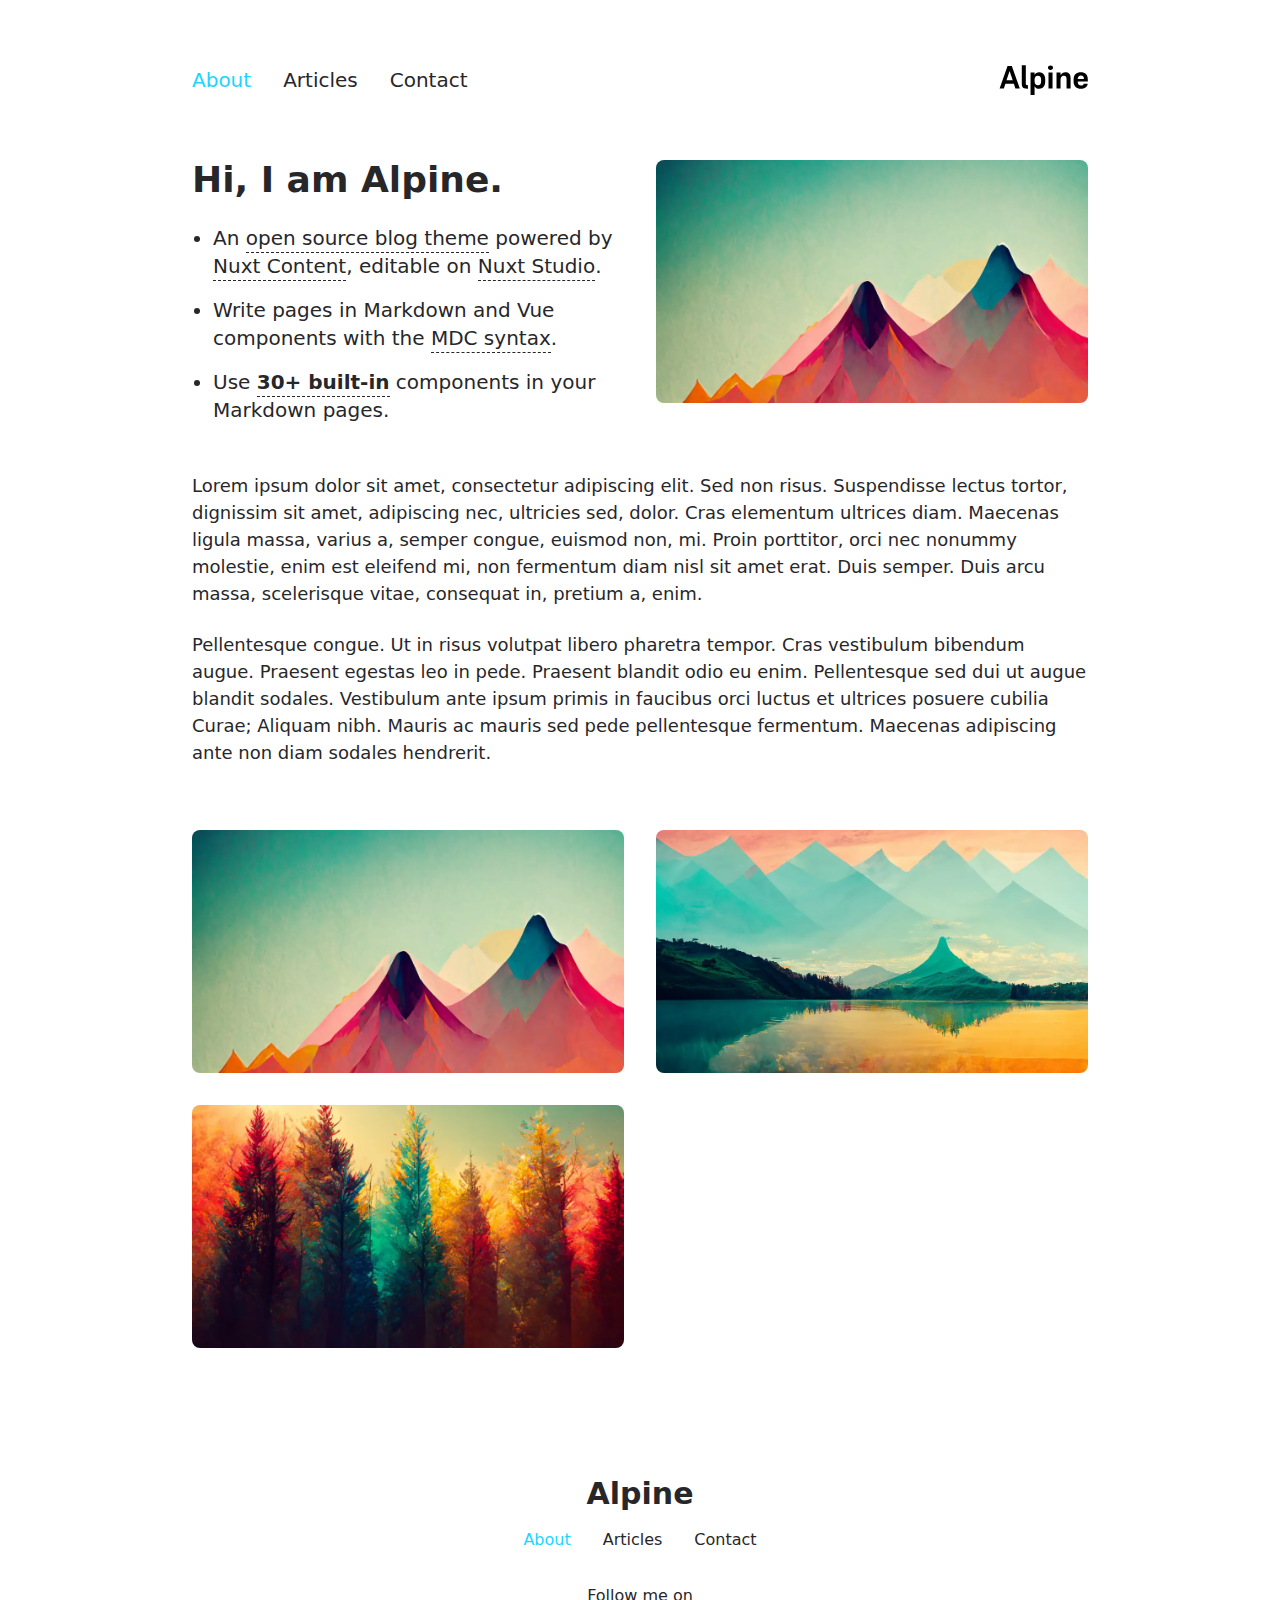
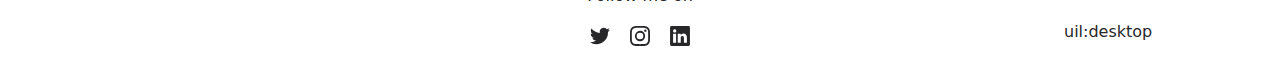
<file: index.html>
<!DOCTYPE html><html lang="en"><head><meta charset="utf-8">
<meta name="viewport" content="width=device-width, initial-scale=1">
<title>Alpine</title>
<meta name="twitter:card" content="summary_large_image">
<meta property="og:image" content="/social-card-preview.png">
<meta property="og:image:width" content="400">
<meta property="og:image:height" content="300">
<meta property="og:image:alt" content="An image showcasing my project.">
<meta property="og:title" content="Alpine">
<meta name="description" content="An open source blog theme powered by Nuxt.">
<meta property="og:description" content="An open source blog theme powered by Nuxt.">
<link rel="preload" as="fetch" crossorigin="anonymous" href="/_payload.json">
<link rel="stylesheet" href="/_nuxt/entry.CS1F4RMm.css">
<link rel="stylesheet" href="/_nuxt/DocumentDrivenNotFound.DSylgNKB.css">
<link rel="stylesheet" href="/_nuxt/Hero.dOsEgW3n.css">
<link rel="stylesheet" href="/_nuxt/ProseUl.BJFMleAW.css">
<link rel="stylesheet" href="/_nuxt/ProseLi.DDrTinKM.css">
<link rel="stylesheet" href="/_nuxt/ProseA.B6arPuVU.css">
<link rel="stylesheet" href="/_nuxt/ProseStrong.BPgpJaDt.css">
<link rel="stylesheet" href="/_nuxt/ProseP.DHw9qJNt.css">
<link rel="stylesheet" href="/_nuxt/Gallery.BM0ok5dE.css">
<link rel="modulepreload" as="script" crossorigin href="/_nuxt/entry.CiAD4lAe.js">
<link rel="modulepreload" as="script" crossorigin href="/_nuxt/NuxtImg.ksxJ7Sr8.js">
<link rel="modulepreload" as="script" crossorigin href="/_nuxt/document-driven.DVvUjxbe.js">
<link rel="modulepreload" as="script" crossorigin href="/_nuxt/DocumentDrivenEmpty.B57zTzAk.js">
<link rel="modulepreload" as="script" crossorigin href="/_nuxt/ContentRenderer.Co77t8kK.js">
<link rel="modulepreload" as="script" crossorigin href="/_nuxt/ContentRendererMarkdown.vue.BeATDWyq.js">
<link rel="modulepreload" as="script" crossorigin href="/_nuxt/DocumentDrivenNotFound.BdlYDGaM.js">
<link rel="modulepreload" as="script" crossorigin href="/_nuxt/default.CHIh2tdR.js">
<link rel="modulepreload" as="script" crossorigin href="/_nuxt/ContentRendererMarkdown.BVibKFWx.js">
<link rel="modulepreload" as="script" crossorigin href="/_nuxt/Hero.C52nMg7C.js">
<link rel="modulepreload" as="script" crossorigin href="/_nuxt/MDCSlot.Di0iPgkq.js">
<link rel="modulepreload" as="script" crossorigin href="/_nuxt/slot.BSA2UCrF.js">
<link rel="modulepreload" as="script" crossorigin href="/_nuxt/ProseUl.DTRT5Nsy.js">
<link rel="modulepreload" as="script" crossorigin href="/_nuxt/ProseLi.D_aL2W5A.js">
<link rel="modulepreload" as="script" crossorigin href="/_nuxt/ProseA.CTi9UepX.js">
<link rel="modulepreload" as="script" crossorigin href="/_nuxt/ProseStrong.BtkTDxSc.js">
<link rel="modulepreload" as="script" crossorigin href="/_nuxt/ProseP.Ble_afLc.js">
<link rel="modulepreload" as="script" crossorigin href="/_nuxt/Gallery.BgxKmQFi.js">
<link rel="prefetch" as="style" href="/_nuxt/article.BHCg1ZF1.css">
<link rel="prefetch" as="script" crossorigin href="/_nuxt/article.CNIYFkdJ.js">
<link rel="prefetch" as="script" crossorigin href="/_nuxt/date.BcWussCh.js">
<link rel="prefetch" as="script" crossorigin href="/_nuxt/page.CFY8QNuB.js">
<link rel="prefetch" as="script" crossorigin href="/_nuxt/client-db.BNfPgvZ2.js">
<link rel="prefetch" as="style" href="/_nuxt/useStudio.Dqk92KBR.css">
<link rel="prefetch" as="script" crossorigin href="/_nuxt/useStudio.Ci2TmW4a.js">
<link rel="prefetch" as="style" href="/_nuxt/error-404.D8uONj7L.css">
<link rel="prefetch" as="script" crossorigin href="/_nuxt/error-404.CasPtzf5.js">
<link rel="prefetch" as="style" href="/_nuxt/error-500.p7T9h8Pv.css">
<link rel="prefetch" as="script" crossorigin href="/_nuxt/error-500.oJqhL1HH.js">
<script type="module" src="/_nuxt/entry.CiAD4lAe.js" crossorigin></script><style id="pinceau-runtime-hydratable">@media{.phy[--]{--puid:FFm0XJ-v;}.pv-q60PdA{max-width:var(--elements-container-maxWidth);padding-left:var(--elements-container-padding-mobile);padding-right:var(--elements-container-padding-mobile);}@media (min-width: 475px){.pv-q60PdA{padding-left:var(--elements-container-padding-xs);padding-right:var(--elements-container-padding-xs);}}@media (min-width: 640px){.pv-q60PdA{padding-left:var(--elements-container-padding-sm);padding-right:var(--elements-container-padding-sm);}}@media (min-width: 768px){.pv-q60PdA{padding-left:var(--elements-container-padding-md);padding-right:var(--elements-container-padding-md);}}} @media{.phy[--]{--puid:0Z24ea-c;}.pc-0Z24ea[data-v-ce957081]{---6-li-cols:2;}} </style><style id="pinceau-theme">@media { :root {--pinceau-mq: initial; --alpine-readableLine: 68ch;--alpine-backdrop-backgroundColor: #f4f4f5b3;--prose-code-inline-padding: 0.2rem 0.375rem 0.2rem 0.375rem;--prose-code-block-backdropFilter: contrast(1);--prose-code-block-border-style: solid;--prose-code-block-border-width: 1px;--prose-tbody-tr-borderBottom-style: dashed;--prose-tbody-tr-borderBottom-width: 1px;--prose-th-textAlign: inherit;--prose-thead-borderBottom-style: solid;--prose-thead-borderBottom-width: 1px;--prose-thead-border-style: solid;--prose-thead-border-width: 0px;--prose-table-textAlign: start;--prose-hr-width: 1px;--prose-hr-style: solid;--prose-li-listStylePosition: outside;--prose-ol-li-markerColor: currentColor;--prose-ol-paddingInlineStart: 21px;--prose-ol-listStyleType: decimal;--prose-ul-li-markerColor: currentColor;--prose-ul-paddingInlineStart: 21px;--prose-ul-listStyleType: disc;--prose-blockquote-border-style: solid;--prose-blockquote-border-width: 4px;--prose-blockquote-quotes: '201C' '201D' '2018' '2019';--prose-blockquote-paddingInlineStart: 24px;--prose-a-code-color-hover: currentColor;--prose-a-code-color-static: currentColor;--prose-a-hasCode-borderBottom: none;--prose-a-border-distance: 2px;--prose-a-border-color-hover: currentColor;--prose-a-border-color-static: currentColor;--prose-a-border-style-hover: solid;--prose-a-border-style-static: dashed;--prose-a-border-width: 1px;--prose-a-color-static: inherit;--prose-a-textDecoration: none;--prose-h6-margin: 3rem 0 2rem;--prose-h5-margin: 3rem 0 2rem;--prose-h4-margin: 3rem 0 2rem;--prose-h3-margin: 3rem 0 2rem;--prose-h2-margin: 3rem 0 2rem;--prose-h1-margin: 0 0 2rem;--prose-p-fontSize: 18px;--typography-lead-loose: 2;--typography-lead-relaxed: 1.625;--typography-lead-normal: 1.5;--typography-lead-snug: 1.375;--typography-lead-tight: 1.25;--typography-lead-none: 1;--typography-lead-10: 2.5rem;--typography-lead-9: 2.25rem;--typography-lead-8: 2rem;--typography-lead-7: 1.75rem;--typography-lead-6: 1.5rem;--typography-lead-5: 1.25rem;--typography-lead-4: 1rem;--typography-lead-3: .75rem;--typography-lead-2: .5rem;--typography-lead-1: .025rem;--typography-fontWeight-black: 900;--typography-fontWeight-extrabold: 800;--typography-fontWeight-bold: 700;--typography-fontWeight-semibold: 600;--typography-fontWeight-medium: 500;--typography-fontWeight-normal: 400;--typography-fontWeight-light: 300;--typography-fontWeight-extralight: 200;--typography-fontWeight-thin: 100;--typography-fontSize-9xl: 128px;--typography-fontSize-8xl: 96px;--typography-fontSize-7xl: 72px;--typography-fontSize-6xl: 60px;--typography-fontSize-5xl: 48px;--typography-fontSize-4xl: 36px;--typography-fontSize-3xl: 30px;--typography-fontSize-2xl: 24px;--typography-fontSize-xl: 20px;--typography-fontSize-lg: 18px;--typography-fontSize-base: 16px;--typography-fontSize-sm: 14px;--typography-fontSize-xs: 12px;--typography-letterSpacing-wide: 0.025em;--typography-letterSpacing-tight: -0.025em;--typography-verticalMargin-base: 24px;--typography-verticalMargin-sm: 16px;--elements-border-secondary-hover: [object Object];--elements-backdrop-background: #fffc;--elements-backdrop-filter: saturate(200%) blur(20px);--elements-container-maxWidth: 64rem;--lead-loose: 2;--lead-relaxed: 1.625;--lead-normal: 1.5;--lead-snug: 1.375;--lead-tight: 1.25;--lead-none: 1;--lead-10: 2.5rem;--lead-9: 2.25rem;--lead-8: 2rem;--lead-7: 1.75rem;--lead-6: 1.5rem;--lead-5: 1.25rem;--lead-4: 1rem;--lead-3: .75rem;--lead-2: .5rem;--lead-1: .025rem;--letterSpacing-widest: 0.1em;--letterSpacing-wider: 0.05em;--letterSpacing-wide: 0.025em;--letterSpacing-normal: 0em;--letterSpacing-tight: -0.025em;--letterSpacing-tighter: -0.05em;--fontSize-9xl: 8rem;--fontSize-8xl: 6rem;--fontSize-7xl: 4.5rem;--fontSize-6xl: 3.75rem;--fontSize-5xl: 3rem;--fontSize-4xl: 2.25rem;--fontSize-3xl: 1.875rem;--fontSize-2xl: 1.5rem;--fontSize-xl: 1.25rem;--fontSize-lg: 1.125rem;--fontSize-base: 1rem;--fontSize-sm: 0.875rem;--fontSize-xs: 0.75rem;--fontWeight-black: 900;--fontWeight-extrabold: 800;--fontWeight-bold: 700;--fontWeight-semibold: 600;--fontWeight-medium: 500;--fontWeight-normal: 400;--fontWeight-light: 300;--fontWeight-extralight: 200;--fontWeight-thin: 100;--font-mono: ui-monospace, SFMono-Regular, Menlo, Monaco, Consolas, Liberation Mono, Courier New, monospace;--font-serif: ui-serif, Georgia, Cambria, Times New Roman, Times, serif;--font-sans: ui-sans-serif, system-ui, -apple-system, BlinkMacSystemFont, Segoe UI, Roboto, Helvetica Neue, Arial, Noto Sans, sans-serif, Apple Color Emoji, Segoe UI Emoji, Segoe UI Symbol, Noto Color Emoji;--opacity-total: 1;--opacity-high: 0.8;--opacity-medium: 0.5;--opacity-soft: 0.3;--opacity-light: 0.15;--opacity-bright: 0.1;--opacity-noOpacity: 0;--borderWidth-lg: 3px;--borderWidth-md: 2px;--borderWidth-sm: 1px;--borderWidth-noBorder: 0;--space-rem-875: 0.875rem;--space-rem-625: 0.625rem;--space-rem-375: 0.375rem;--space-rem-125: 0.125rem;--space-px: 1px;--space-128: 32rem;--space-96: 24rem;--space-80: 20rem;--space-72: 18rem;--space-64: 16rem;--space-60: 15rem;--space-56: 14rem;--space-52: 13rem;--space-48: 12rem;--space-44: 11rem;--space-40: 10rem;--space-36: 9rem;--space-32: 8rem;--space-28: 7rem;--space-24: 6rem;--space-20: 5rem;--space-16: 4rem;--space-14: 3.5rem;--space-12: 3rem;--space-11: 2.75rem;--space-10: 2.5rem;--space-9: 2.25rem;--space-8: 2rem;--space-7: 1.75rem;--space-6: 1.5rem;--space-5: 1.25rem;--space-4: 1rem;--space-3: 0.75rem;--space-2: 0.5rem;--space-1: 0.25rem;--space-0: 0px;--size-full: 100%;--size-7xl: 80rem;--size-6xl: 72rem;--size-5xl: 64rem;--size-4xl: 56rem;--size-3xl: 48rem;--size-2xl: 42rem;--size-xl: 36rem;--size-lg: 32rem;--size-md: 28rem;--size-sm: 24rem;--size-xs: 20rem;--size-200: 200px;--size-104: 104px;--size-80: 80px;--size-64: 64px;--size-56: 56px;--size-48: 48px;--size-40: 40px;--size-32: 32px;--size-24: 24px;--size-20: 20px;--size-16: 16px;--size-12: 12px;--size-8: 8px;--size-6: 6px;--size-4: 4px;--size-2: 2px;--size-0: 0px;--radii-full: 9999px;--radii-3xl: 1.75rem;--radii-2xl: 1.5rem;--radii-xl: 1rem;--radii-lg: 0.75rem;--radii-md: 0.5rem;--radii-sm: 0.375rem;--radii-xs: 0.25rem;--radii-2xs: 0.125rem;--radii-none: 0px;--shadow-none: 0px 0px 0px 0px transparent;--shadow-lg: 0px 10px 15px -3px #000000, 0px 4px 6px -4px #000000;--shadow-md: 0px 4px 6px -1px #000000, 0px 2px 4px -2px #000000;--shadow-sm: 0px 1px 3px 0px #000000, 0px 1px 2px -1px #000000;--shadow-xs: 0px 1px 2px 0px #000000;--height-screen: 100vh;--width-screen: 100vw;--color-primary-900: #002e38;--color-primary-800: #005c70;--color-primary-700: #008aa9;--color-primary-600: #00b9e1;--color-primary-500: #1ad6ff;--color-primary-400: #40ddff;--color-primary-300: #66e4ff;--color-primary-200: #8deaff;--color-primary-100: #b3f1ff;--color-primary-50: #d9f8ff;--color-ruby-900: #380011;--color-ruby-800: #700021;--color-ruby-700: #a90032;--color-ruby-600: #e10043;--color-ruby-500: #ff1a5e;--color-ruby-400: #ff4079;--color-ruby-300: #ff6694;--color-ruby-200: #ff8dae;--color-ruby-100: #ffb3c9;--color-ruby-50: #ffd9e4;--color-pink-900: #380025;--color-pink-800: #70004b;--color-pink-700: #a90070;--color-pink-600: #e10095;--color-pink-500: #ff1ab2;--color-pink-400: #ff40bf;--color-pink-300: #ff66cc;--color-pink-200: #ff8dd8;--color-pink-100: #ffb3e5;--color-pink-50: #ffd9f2;--color-purple-900: #190038;--color-purple-800: #330070;--color-purple-700: #4c00a9;--color-purple-600: #6500e1;--color-purple-500: #811aff;--color-purple-400: #9640ff;--color-purple-300: #ab66ff;--color-purple-200: #c08dff;--color-purple-100: #d5b3ff;--color-purple-50: #ead9ff;--color-royalblue-900: #0b0531;--color-royalblue-800: #160a62;--color-royalblue-700: #211093;--color-royalblue-600: #2c15c4;--color-royalblue-500: #4127e8;--color-royalblue-400: #614bec;--color-royalblue-300: #806ff0;--color-royalblue-200: #a093f3;--color-royalblue-100: #c0b7f7;--color-royalblue-50: #dfdbfb;--color-indigoblue-900: #001238;--color-indigoblue-800: #002370;--color-indigoblue-700: #0035a9;--color-indigoblue-600: #0047e1;--color-indigoblue-500: #1a62ff;--color-indigoblue-400: #407cff;--color-indigoblue-300: #6696ff;--color-indigoblue-200: #8db0ff;--color-indigoblue-100: #b3cbff;--color-indigoblue-50: #d9e5ff;--color-blue-900: #002438;--color-blue-800: #004870;--color-blue-700: #006ca9;--color-blue-600: #0090e1;--color-blue-500: #1aadff;--color-blue-400: #40bbff;--color-blue-300: #66c8ff;--color-blue-200: #8dd6ff;--color-blue-100: #b3e4ff;--color-blue-50: #d9f1ff;--color-lightblue-900: #002e38;--color-lightblue-800: #005c70;--color-lightblue-700: #008aa9;--color-lightblue-600: #00b9e1;--color-lightblue-500: #1ad6ff;--color-lightblue-400: #40ddff;--color-lightblue-300: #66e4ff;--color-lightblue-200: #8deaff;--color-lightblue-100: #b3f1ff;--color-lightblue-50: #d9f8ff;--color-teal-900: #062a28;--color-teal-800: #0b544f;--color-teal-700: #117d77;--color-teal-600: #16a79e;--color-teal-500: #1cd1c6;--color-teal-400: #36e4da;--color-teal-300: #5fe9e1;--color-teal-200: #87efe9;--color-teal-100: #aff4f0;--color-teal-50: #d7faf8;--color-pear-900: #2a2b09;--color-pear-800: #545512;--color-pear-700: #7e801b;--color-pear-600: #a8aa24;--color-pear-500: #d0d32f;--color-pear-400: #d8da52;--color-pear-300: #e0e274;--color-pear-200: #e8e997;--color-pear-100: #eff0ba;--color-pear-50: #f7f8dc;--color-red-900: #380300;--color-red-800: #700700;--color-red-700: #a90a00;--color-red-600: #e10e00;--color-red-500: #ff281a;--color-red-400: #ff4c40;--color-red-300: #ff7066;--color-red-200: #ff948d;--color-red-100: #ffb7b3;--color-red-50: #ffdbd9;--color-orange-900: #381800;--color-orange-800: #702f00;--color-orange-700: #a94700;--color-orange-600: #e15e00;--color-orange-500: #ff7a1a;--color-orange-400: #ff9040;--color-orange-300: #ffa666;--color-orange-200: #ffbd8d;--color-orange-100: #ffd3b3;--color-orange-50: #ffe9d9;--color-yellow-900: #362b03;--color-yellow-800: #6d5605;--color-yellow-700: #a38108;--color-yellow-600: #daac0a;--color-yellow-500: #f5c828;--color-yellow-400: #f7d14c;--color-yellow-300: #f8da70;--color-yellow-200: #fae393;--color-yellow-100: #fcedb7;--color-yellow-50: #fdf6db;--color-green-900: #003f25;--color-green-800: #005e38;--color-green-700: #007e4a;--color-green-600: #009d5d;--color-green-500: #00bd6f;--color-green-400: #00dc82;--color-green-300: #30ffaa;--color-green-200: #83ffcc;--color-green-100: #acffdd;--color-green-50: #d6ffee;--color-gray-900: #18181B;--color-gray-800: #27272A;--color-gray-700: #3f3f46;--color-gray-600: #52525B;--color-gray-500: #71717A;--color-gray-400: #a1a1aa;--color-gray-300: #D4d4d8;--color-gray-200: #e4e4e7;--color-gray-100: #f4f4f5;--color-gray-50: #fafafa;--color-black: #0c0c0d;--color-white: #FFFFFF;--media-portrait: only screen and (orientation: portrait);--media-landscape: only screen and (orientation: landscape);--media-rm: (prefers-reduced-motion: reduce);--media-2xl: (min-width: 1536px);--media-xl: (min-width: 1280px);--media-lg: (min-width: 1024px);--media-md: (min-width: 768px);--media-sm: (min-width: 640px);--media-xs: (min-width: 475px);--alpine-body-color: var(--color-gray-800);--alpine-body-backgroundColor: var(--color-white);--prose-code-inline-fontWeight: var(--typography-fontWeight-normal);--prose-code-inline-fontSize: var(--typography-fontSize-sm);--prose-code-inline-borderRadius: var(--radii-xs);--prose-code-block-pre-padding: var(--typography-verticalMargin-sm);--prose-code-block-margin: var(--typography-verticalMargin-base) 0;--prose-code-block-fontSize: var(--typography-fontSize-sm);--prose-tbody-code-inline-fontSize: var(--typography-fontSize-sm);--prose-tbody-td-padding: var(--typography-verticalMargin-sm);--prose-th-fontWeight: var(--typography-fontWeight-semibold);--prose-th-padding: 0 var(--typography-verticalMargin-sm) var(--typography-verticalMargin-sm) var(--typography-verticalMargin-sm);--prose-table-lineHeight: var(--typography-lead-6);--prose-table-fontSize: var(--typography-fontSize-sm);--prose-table-margin: var(--typography-verticalMargin-base) 0;--prose-hr-margin: var(--typography-verticalMargin-base) 0;--prose-li-margin: var(--typography-verticalMargin-sm) 0;--prose-ol-margin: var(--typography-verticalMargin-base) 0;--prose-ul-margin: var(--typography-verticalMargin-base) 0;--prose-blockquote-margin: var(--typography-verticalMargin-base) 0;--prose-a-code-border-style: var(--prose-a-border-style-static);--prose-a-code-border-width: var(--prose-a-border-width);--prose-a-fontWeight: var(--typography-fontWeight-medium);--prose-img-margin: var(--typography-verticalMargin-base) 0;--prose-strong-fontWeight: var(--typography-fontWeight-semibold);--prose-h6-iconSize: var(--typography-fontSize-base);--prose-h6-fontWeight: var(--typography-fontWeight-semibold);--prose-h6-lineHeight: var(--typography-lead-normal);--prose-h6-fontSize: var(--typography-fontSize-lg);--prose-h5-iconSize: var(--typography-fontSize-lg);--prose-h5-fontWeight: var(--typography-fontWeight-semibold);--prose-h5-lineHeight: var(--typography-lead-snug);--prose-h5-fontSize: var(--typography-fontSize-xl);--prose-h4-iconSize: var(--typography-fontSize-lg);--prose-h4-letterSpacing: var(--typography-letterSpacing-tight);--prose-h4-fontWeight: var(--typography-fontWeight-semibold);--prose-h4-lineHeight: var(--typography-lead-snug);--prose-h4-fontSize: var(--typography-fontSize-2xl);--prose-h3-iconSize: var(--typography-fontSize-xl);--prose-h3-letterSpacing: var(--typography-letterSpacing-tight);--prose-h3-fontWeight: var(--typography-fontWeight-semibold);--prose-h3-lineHeight: var(--typography-lead-snug);--prose-h3-fontSize: var(--typography-fontSize-3xl);--prose-h2-iconSize: var(--typography-fontSize-2xl);--prose-h2-letterSpacing: var(--typography-letterSpacing-tight);--prose-h2-fontWeight: var(--typography-fontWeight-semibold);--prose-h2-lineHeight: var(--typography-lead-tight);--prose-h2-fontSize: var(--typography-fontSize-4xl);--prose-h1-iconSize: var(--typography-fontSize-3xl);--prose-h1-letterSpacing: var(--typography-letterSpacing-tight);--prose-h1-fontWeight: var(--typography-fontWeight-bold);--prose-h1-lineHeight: var(--typography-lead-tight);--prose-h1-fontSize: var(--typography-fontSize-5xl);--prose-p-br-margin: var(--typography-verticalMargin-base) 0 0 0;--prose-p-margin: var(--typography-verticalMargin-base) 0;--prose-p-lineHeight: var(--typography-lead-normal);--typography-color-primary-900: var(--color-primary-900);--typography-color-primary-800: var(--color-primary-800);--typography-color-primary-700: var(--color-primary-700);--typography-color-primary-600: var(--color-primary-600);--typography-color-primary-500: var(--color-primary-500);--typography-color-primary-400: var(--color-primary-400);--typography-color-primary-300: var(--color-primary-300);--typography-color-primary-200: var(--color-primary-200);--typography-color-primary-100: var(--color-primary-100);--typography-color-primary-50: var(--color-primary-50);--typography-font-code: var(--font-mono);--typography-font-body: var(--font-sans);--typography-font-display: var(--font-sans);--typography-body-backgroundColor: var(--color-white);--typography-body-color: var(--color-black);--elements-state-danger-borderColor-secondary: var(--color-red-200);--elements-state-danger-borderColor-primary: var(--color-red-100);--elements-state-danger-backgroundColor-secondary: var(--color-red-100);--elements-state-danger-backgroundColor-primary: var(--color-red-50);--elements-state-danger-color-secondary: var(--color-red-600);--elements-state-danger-color-primary: var(--color-red-500);--elements-state-warning-borderColor-secondary: var(--color-yellow-200);--elements-state-warning-borderColor-primary: var(--color-yellow-100);--elements-state-warning-backgroundColor-secondary: var(--color-yellow-100);--elements-state-warning-backgroundColor-primary: var(--color-yellow-50);--elements-state-warning-color-secondary: var(--color-yellow-700);--elements-state-warning-color-primary: var(--color-yellow-600);--elements-state-success-borderColor-secondary: var(--color-green-200);--elements-state-success-borderColor-primary: var(--color-green-100);--elements-state-success-backgroundColor-secondary: var(--color-green-100);--elements-state-success-backgroundColor-primary: var(--color-green-50);--elements-state-success-color-secondary: var(--color-green-600);--elements-state-success-color-primary: var(--color-green-500);--elements-state-info-borderColor-secondary: var(--color-blue-200);--elements-state-info-borderColor-primary: var(--color-blue-100);--elements-state-info-backgroundColor-secondary: var(--color-blue-100);--elements-state-info-backgroundColor-primary: var(--color-blue-50);--elements-state-info-color-secondary: var(--color-blue-600);--elements-state-info-color-primary: var(--color-blue-500);--elements-state-primary-borderColor-secondary: var(--color-primary-200);--elements-state-primary-borderColor-primary: var(--color-primary-100);--elements-state-primary-backgroundColor-secondary: var(--color-primary-100);--elements-state-primary-backgroundColor-primary: var(--color-primary-50);--elements-state-primary-color-secondary: var(--color-primary-700);--elements-state-primary-color-primary: var(--color-primary-600);--elements-surface-secondary-backgroundColor: var(--color-gray-200);--elements-surface-primary-backgroundColor: var(--color-gray-100);--elements-surface-background-base: var(--color-gray-100);--elements-border-secondary-static: var(--color-gray-200);--elements-border-primary-hover: var(--color-gray-200);--elements-border-primary-static: var(--color-gray-100);--elements-container-padding-md: var(--space-16);--elements-container-padding-sm: var(--space-12);--elements-container-padding-xs: var(--space-8);--elements-container-padding-mobile: var(--space-6);--elements-text-secondary-color-hover: var(--color-gray-700);--elements-text-secondary-color-static: var(--color-gray-500);--elements-text-primary-color-static: var(--color-gray-900);--text-6xl-lineHeight: var(--lead-none);--text-6xl-fontSize: var(--fontSize-6xl);--text-5xl-lineHeight: var(--lead-none);--text-5xl-fontSize: var(--fontSize-5xl);--text-4xl-lineHeight: var(--lead-10);--text-4xl-fontSize: var(--fontSize-4xl);--text-3xl-lineHeight: var(--lead-9);--text-3xl-fontSize: var(--fontSize-3xl);--text-2xl-lineHeight: var(--lead-8);--text-2xl-fontSize: var(--fontSize-2xl);--text-xl-lineHeight: var(--lead-7);--text-xl-fontSize: var(--fontSize-xl);--text-lg-lineHeight: var(--lead-7);--text-lg-fontSize: var(--fontSize-lg);--text-base-lineHeight: var(--lead-6);--text-base-fontSize: var(--fontSize-base);--text-sm-lineHeight: var(--lead-5);--text-sm-fontSize: var(--fontSize-sm);--text-xs-lineHeight: var(--lead-4);--text-xs-fontSize: var(--fontSize-xs);--shadow-2xl: 0px 25px 50px -12px var(--color-gray-900);--shadow-xl: 0px 20px 25px -5px var(--color-gray-400), 0px 8px 10px -6px #000000;--color-secondary-900: var(--color-gray-900);--color-secondary-800: var(--color-gray-800);--color-secondary-700: var(--color-gray-700);--color-secondary-600: var(--color-gray-600);--color-secondary-500: var(--color-gray-500);--color-secondary-400: var(--color-gray-400);--color-secondary-300: var(--color-gray-300);--color-secondary-200: var(--color-gray-200);--color-secondary-100: var(--color-gray-100);--color-secondary-50: var(--color-gray-50);--prose-a-code-background-hover: var(--typography-color-primary-50);--prose-a-code-border-color-hover: var(--typography-color-primary-500);--prose-a-color-hover: var(--typography-color-primary-500);--typography-color-secondary-900: var(--color-secondary-900);--typography-color-secondary-800: var(--color-secondary-800);--typography-color-secondary-700: var(--color-secondary-700);--typography-color-secondary-600: var(--color-secondary-600);--typography-color-secondary-500: var(--color-secondary-500);--typography-color-secondary-400: var(--color-secondary-400);--typography-color-secondary-300: var(--color-secondary-300);--typography-color-secondary-200: var(--color-secondary-200);--typography-color-secondary-100: var(--color-secondary-100);--typography-color-secondary-50: var(--color-secondary-50);--prose-code-inline-backgroundColor: var(--typography-color-secondary-100);--prose-code-inline-color: var(--typography-color-secondary-700);--prose-code-block-backgroundColor: var(--typography-color-secondary-100);--prose-code-block-color: var(--typography-color-secondary-700);--prose-code-block-border-color: var(--typography-color-secondary-200);--prose-tbody-tr-borderBottom-color: var(--typography-color-secondary-200);--prose-th-color: var(--typography-color-secondary-600);--prose-thead-borderBottom-color: var(--typography-color-secondary-200);--prose-thead-border-color: var(--typography-color-secondary-300);--prose-hr-color: var(--typography-color-secondary-200);--prose-blockquote-border-color: var(--typography-color-secondary-200);--prose-blockquote-color: var(--typography-color-secondary-500);--prose-a-code-border-color-static: var(--typography-color-secondary-400); } }@media { :root.dark {--pinceau-mq: dark; --alpine-backdrop-backgroundColor: #18181bb3;--prose-code-block-backdropFilter: contrast(1);--prose-ol-li-markerColor: currentColor;--prose-ul-li-markerColor: currentColor;--prose-a-code-color-hover: currentColor;--prose-a-code-color-static: currentColor;--prose-a-border-color-hover: currentColor;--prose-a-border-color-static: currentColor;--prose-a-color-static: inherit;--elements-backdrop-background: #0c0d0ccc;--alpine-body-color: var(--color-gray-200);--alpine-body-backgroundColor: var(--color-black);--typography-body-backgroundColor: var(--color-black);--typography-body-color: var(--color-white);--elements-state-danger-borderColor-secondary: var(--color-red-700);--elements-state-danger-borderColor-primary: var(--color-red-800);--elements-state-danger-backgroundColor-secondary: var(--color-red-800);--elements-state-danger-backgroundColor-primary: var(--color-red-900);--elements-state-danger-color-secondary: var(--color-red-200);--elements-state-danger-color-primary: var(--color-red-300);--elements-state-warning-borderColor-secondary: var(--color-yellow-700);--elements-state-warning-borderColor-primary: var(--color-yellow-800);--elements-state-warning-backgroundColor-secondary: var(--color-yellow-800);--elements-state-warning-backgroundColor-primary: var(--color-yellow-900);--elements-state-warning-color-secondary: var(--color-yellow-200);--elements-state-warning-color-primary: var(--color-yellow-400);--elements-state-success-borderColor-secondary: var(--color-green-700);--elements-state-success-borderColor-primary: var(--color-green-800);--elements-state-success-backgroundColor-secondary: var(--color-green-800);--elements-state-success-backgroundColor-primary: var(--color-green-900);--elements-state-success-color-secondary: var(--color-green-200);--elements-state-success-color-primary: var(--color-green-400);--elements-state-info-borderColor-secondary: var(--color-blue-700);--elements-state-info-borderColor-primary: var(--color-blue-800);--elements-state-info-backgroundColor-secondary: var(--color-blue-800);--elements-state-info-backgroundColor-primary: var(--color-blue-900);--elements-state-info-color-secondary: var(--color-blue-200);--elements-state-info-color-primary: var(--color-blue-400);--elements-state-primary-borderColor-secondary: var(--color-primary-700);--elements-state-primary-borderColor-primary: var(--color-primary-800);--elements-state-primary-backgroundColor-secondary: var(--color-primary-800);--elements-state-primary-backgroundColor-primary: var(--color-primary-900);--elements-state-primary-color-secondary: var(--color-primary-200);--elements-state-primary-color-primary: var(--color-primary-400);--elements-surface-secondary-backgroundColor: var(--color-gray-800);--elements-surface-primary-backgroundColor: var(--color-gray-900);--elements-surface-background-base: var(--color-gray-900);--elements-border-secondary-static: var(--color-gray-800);--elements-border-primary-hover: var(--color-gray-800);--elements-border-primary-static: var(--color-gray-900);--elements-text-secondary-color-hover: var(--color-gray-200);--elements-text-secondary-color-static: var(--color-gray-400);--elements-text-primary-color-static: var(--color-gray-50);--prose-a-code-background-hover: var(--typography-color-primary-900);--prose-a-code-border-color-hover: var(--typography-color-primary-600);--prose-a-color-hover: var(--typography-color-primary-400);--prose-code-inline-backgroundColor: var(--typography-color-secondary-800);--prose-code-inline-color: var(--typography-color-secondary-200);--prose-code-block-backgroundColor: var(--typography-color-secondary-900);--prose-code-block-color: var(--typography-color-secondary-200);--prose-code-block-border-color: var(--typography-color-secondary-800);--prose-tbody-tr-borderBottom-color: var(--typography-color-secondary-800);--prose-th-color: var(--typography-color-secondary-400);--prose-thead-borderBottom-color: var(--typography-color-secondary-800);--prose-thead-border-color: var(--typography-color-secondary-600);--prose-hr-color: var(--typography-color-secondary-800);--prose-blockquote-border-color: var(--typography-color-secondary-700);--prose-blockquote-color: var(--typography-color-secondary-400);--prose-a-code-border-color-static: var(--typography-color-secondary-600); } }</style><script>"use strict";(()=>{const a=window,e=document.documentElement,m=["dark","light"],c=window&&window.localStorage&&window.localStorage.getItem&&window.localStorage.getItem("nuxt-color-mode")||"system";let n=c==="system"?d():c;const l=e.getAttribute("data-color-mode-forced");l&&(n=l),i(n),a["__NUXT_COLOR_MODE__"]={preference:c,value:n,getColorScheme:d,addColorScheme:i,removeColorScheme:f};function i(o){const t=""+o+"",s="";e.classList?e.classList.add(t):e.className+=" "+t,s&&e.setAttribute("data-"+s,o)}function f(o){const t=""+o+"",s="";e.classList?e.classList.remove(t):e.className=e.className.replace(new RegExp(t,"g"),""),s&&e.removeAttribute("data-"+s)}function r(o){return a.matchMedia("(prefers-color-scheme"+o+")")}function d(){if(a.matchMedia&&r("").media!=="not all"){for(const o of m)if(r(":"+o).matches)return o}return"light"}})();
</script></head><body><div id="__nuxt"><div class="container pv-q60PdA pc-FFm0XJ app-layout" data-v-ad2b2be0 data-v-d801e751><!--[--><div class="nuxt-progress" style="width:0%;height:3px;opacity:0;background-size:Infinity% auto;" data-v-ad2b2be0></div><header class="right" data-v-ad2b2be0 data-v-81de7f07><div class="menu" data-v-81de7f07><button aria-label="Navigation Menu" data-v-81de7f07><svg width="24" height="24" viewBox="0 0 68 68" fill="currentColor" xmlns="http://www.w3.org/2000/svg" data-v-81de7f07><path d="M8 34C8 32.1362 8 31.2044 8.30448 30.4693C8.71046 29.4892 9.48915 28.7105 10.4693 28.3045C11.2044 28 12.1362 28 14 28C15.8638 28 16.7956 28 17.5307 28.3045C18.5108 28.7105 19.2895 29.4892 19.6955 30.4693C20 31.2044 20 32.1362 20 34C20 35.8638 20 36.7956 19.6955 37.5307C19.2895 38.5108 18.5108 39.2895 17.5307 39.6955C16.7956 40 15.8638 40 14 40C12.1362 40 11.2044 40 10.4693 39.6955C9.48915 39.2895 8.71046 38.5108 8.30448 37.5307C8 36.7956 8 35.8638 8 34Z" data-v-81de7f07></path><path d="M28 34C28 32.1362 28 31.2044 28.3045 30.4693C28.7105 29.4892 29.4892 28.7105 30.4693 28.3045C31.2044 28 32.1362 28 34 28C35.8638 28 36.7956 28 37.5307 28.3045C38.5108 28.7105 39.2895 29.4892 39.6955 30.4693C40 31.2044 40 32.1362 40 34C40 35.8638 40 36.7956 39.6955 37.5307C39.2895 38.5108 38.5108 39.2895 37.5307 39.6955C36.7956 40 35.8638 40 34 40C32.1362 40 31.2044 40 30.4693 39.6955C29.4892 39.2895 28.7105 38.5108 28.3045 37.5307C28 36.7956 28 35.8638 28 34Z" data-v-81de7f07></path><path d="M48 34C48 32.1362 48 31.2044 48.3045 30.4693C48.7105 29.4892 49.4892 28.7105 50.4693 28.3045C51.2044 28 52.1362 28 54 28C55.8638 28 56.7956 28 57.5307 28.3045C58.5108 28.7105 59.2895 29.4892 59.6955 30.4693C60 31.2044 60 32.1362 60 34C60 35.8638 60 36.7956 59.6955 37.5307C59.2895 38.5108 58.5108 39.2895 57.5307 39.6955C56.7956 40 55.8638 40 54 40C52.1362 40 51.2044 40 50.4693 39.6955C49.4892 39.2895 48.7105 38.5108 48.3045 37.5307C48 36.7956 48 35.8638 48 34Z" data-v-81de7f07></path></svg></button></div><div class="overlay" data-v-81de7f07><nav data-v-81de7f07 data-v-79444231><ul data-v-79444231><!--[--><li data-v-79444231><a aria-current="page" href="/" class="router-link-active router-link-exact-active" data-v-79444231><span class="underline-fx" data-v-79444231></span> About</a></li><li data-v-79444231><a href="/articles" class="" data-v-79444231><span class="underline-fx" data-v-79444231></span> Articles</a></li><li data-v-79444231><a href="/contact" class="" data-v-79444231><span class="underline-fx" data-v-79444231></span> Contact</a></li><!--]--></ul></nav></div><div class="logo" data-v-81de7f07><a aria-current="page" href="/" class="router-link-active router-link-exact-active" data-v-81de7f07><img src="/logo-dark.svg" class="dark-img" alt="alpine" width="89" height="31" data-v-81de7f07><img src="/logo.svg" class="light-img" alt="alpine" width="89" height="31" data-v-81de7f07></a></div><div class="main-nav" data-v-81de7f07><nav data-v-81de7f07 data-v-79444231><ul data-v-79444231><!--[--><li data-v-79444231><a aria-current="page" href="/" class="router-link-active router-link-exact-active" data-v-79444231><span class="underline-fx" data-v-79444231></span> About</a></li><li data-v-79444231><a href="/articles" class="" data-v-79444231><span class="underline-fx" data-v-79444231></span> Articles</a></li><li data-v-79444231><a href="/contact" class="" data-v-79444231><span class="underline-fx" data-v-79444231></span> Contact</a></li><!--]--></ul></nav></div></header><!--[--><div class="document-driven-page"><main><!--[--><div><section class="hero" data-v-75ec77aa><div class="layout" data-v-75ec77aa><div class="content" data-v-75ec77aa><div class="title" data-v-75ec77aa><!--[-->Hi, I am Alpine.<!--]--></div><div class="description" data-v-75ec77aa><!--[--><ul data-v-a250ff4b><!--[--><li data-v-f52cc9c5><!--[-->An <a href="https://github.com/nuxt-themes/alpine" rel="nofollow" data-v-c62e0ba8><!--[-->open source blog theme<!--]--></a> powered by <a href="https://content.nuxtjs.org" rel="nofollow" data-v-c62e0ba8><!--[-->Nuxt Content<!--]--></a>, editable on <a href="https://nuxt.studio" rel="nofollow" data-v-c62e0ba8><!--[-->Nuxt Studio<!--]--></a>.<!--]--></li><li data-v-f52cc9c5><!--[-->Write pages in Markdown and Vue components with the <a href="https://content.nuxtjs.org/guide/writing/mdc" rel="nofollow" data-v-c62e0ba8><!--[-->MDC syntax<!--]--></a>.<!--]--></li><li data-v-f52cc9c5><!--[-->Use <a href="https://elements.nuxt.space" rel="nofollow" data-v-c62e0ba8><!--[--><strong data-v-47fa13ff><!--[-->30+ built-in<!--]--></strong><!--]--></a> components in your Markdown pages.<!--]--></li><!--]--></ul><!--]--></div></div><img src="/alpine-0.webp" class="right" alt="Hero Image" width="16" height="9" data-v-75ec77aa></div></section><p data-v-a0f4c387><!--[-->Lorem ipsum dolor sit amet, consectetur adipiscing elit. Sed non risus. Suspendisse lectus tortor, dignissim sit amet, adipiscing nec, ultricies sed, dolor. Cras elementum ultrices diam. Maecenas ligula massa, varius a, semper congue, euismod non, mi. Proin porttitor, orci nec nonummy molestie, enim est eleifend mi, non fermentum diam nisl sit amet erat. Duis semper. Duis arcu massa, scelerisque vitae, consequat in, pretium a, enim.<!--]--></p><p data-v-a0f4c387><!--[-->Pellentesque congue. Ut in risus volutpat libero pharetra tempor. Cras vestibulum bibendum augue. Praesent egestas leo in pede. Praesent blandit odio eu enim. Pellentesque sed dui ut augue blandit sodales. Vestibulum ante ipsum primis in faucibus orci luctus et ultrices posuere cubilia Curae; Aliquam nibh. Mauris ac mauris sed pede pellentesque fermentum. Maecenas adipiscing ante non diam sodales hendrerit.<!--]--></p><section class="gallery pc-0Z24ea" data-v-ce957081><div class="layout" data-v-ce957081><!--[--><img src="/alpine-0.webp" width="16" height="9" data-v-ce957081><img src="/alpine-1.webp" width="16" height="9" data-v-ce957081><img src="/alpine-2.webp" width="16" height="9" data-v-ce957081><!--]--></div></section></div><!--]--></main></div><!--]--><footer class="center" data-v-ad2b2be0 data-v-003a36fc><a href="https://www.github.com/nuxt-themes/alpine" rel="noopener noreferrer" class="credits" data-v-003a36fc>Alpine</a><div class="navigation" data-v-003a36fc><nav data-v-003a36fc data-v-79444231><ul data-v-79444231><!--[--><li data-v-79444231><a aria-current="page" href="/" class="router-link-active router-link-exact-active" data-v-79444231><span class="underline-fx" data-v-79444231></span> About</a></li><li data-v-79444231><a href="/articles" class="" data-v-79444231><span class="underline-fx" data-v-79444231></span> Articles</a></li><li data-v-79444231><a href="/contact" class="" data-v-79444231><span class="underline-fx" data-v-79444231></span> Contact</a></li><!--]--></ul></nav></div><p class="message" data-v-003a36fc>Follow me on</p><div class="icons" data-v-003a36fc><div class="social" data-v-003a36fc><!--[--><a href="https://twitter.com/nuxtlabs" rel="noopener noreferrer" target="_blank" title="nuxtlabs" aria-label="nuxtlabs" data-v-48ea35e8><svg xmlns="http://www.w3.org/2000/svg" xmlns:xlink="http://www.w3.org/1999/xlink" aria-hidden="true" role="img" class="icon" data-v-48ea35e8 style="" width="1em" height="1em" viewBox="0 0 24 24" data-v-900ba019><path fill="currentColor" d="M22 5.8a8.49 8.49 0 0 1-2.36.64a4.13 4.13 0 0 0 1.81-2.27a8.21 8.21 0 0 1-2.61 1a4.1 4.1 0 0 0-7 3.74a11.64 11.64 0 0 1-8.45-4.29a4.16 4.16 0 0 0-.55 2.07a4.09 4.09 0 0 0 1.82 3.41a4.05 4.05 0 0 1-1.86-.51v.05a4.1 4.1 0 0 0 3.3 4a3.93 3.93 0 0 1-1.1.17a4.9 4.9 0 0 1-.77-.07a4.11 4.11 0 0 0 3.83 2.84A8.22 8.22 0 0 1 3 18.34a7.93 7.93 0 0 1-1-.06a11.57 11.57 0 0 0 6.29 1.85A11.59 11.59 0 0 0 20 8.45v-.53a8.43 8.43 0 0 0 2-2.12"/></svg></a><a href="https://instagram.com/atinuxt" rel="noopener noreferrer" target="_blank" title="atinuxt" aria-label="atinuxt" data-v-48ea35e8><svg xmlns="http://www.w3.org/2000/svg" xmlns:xlink="http://www.w3.org/1999/xlink" aria-hidden="true" role="img" class="icon" data-v-48ea35e8 style="" width="1em" height="1em" viewBox="0 0 24 24" data-v-900ba019><path fill="currentColor" d="M17.34 5.46a1.2 1.2 0 1 0 1.2 1.2a1.2 1.2 0 0 0-1.2-1.2m4.6 2.42a7.59 7.59 0 0 0-.46-2.43a4.94 4.94 0 0 0-1.16-1.77a4.7 4.7 0 0 0-1.77-1.15a7.3 7.3 0 0 0-2.43-.47C15.06 2 14.72 2 12 2s-3.06 0-4.12.06a7.3 7.3 0 0 0-2.43.47a4.78 4.78 0 0 0-1.77 1.15a4.7 4.7 0 0 0-1.15 1.77a7.3 7.3 0 0 0-.47 2.43C2 8.94 2 9.28 2 12s0 3.06.06 4.12a7.3 7.3 0 0 0 .47 2.43a4.7 4.7 0 0 0 1.15 1.77a4.78 4.78 0 0 0 1.77 1.15a7.3 7.3 0 0 0 2.43.47C8.94 22 9.28 22 12 22s3.06 0 4.12-.06a7.3 7.3 0 0 0 2.43-.47a4.7 4.7 0 0 0 1.77-1.15a4.85 4.85 0 0 0 1.16-1.77a7.59 7.59 0 0 0 .46-2.43c0-1.06.06-1.4.06-4.12s0-3.06-.06-4.12M20.14 16a5.61 5.61 0 0 1-.34 1.86a3.06 3.06 0 0 1-.75 1.15a3.19 3.19 0 0 1-1.15.75a5.61 5.61 0 0 1-1.86.34c-1 .05-1.37.06-4 .06s-3 0-4-.06a5.73 5.73 0 0 1-1.94-.3a3.27 3.27 0 0 1-1.1-.75a3 3 0 0 1-.74-1.15a5.54 5.54 0 0 1-.4-1.9c0-1-.06-1.37-.06-4s0-3 .06-4a5.54 5.54 0 0 1 .35-1.9A3 3 0 0 1 5 5a3.14 3.14 0 0 1 1.1-.8A5.73 5.73 0 0 1 8 3.86c1 0 1.37-.06 4-.06s3 0 4 .06a5.61 5.61 0 0 1 1.86.34a3.06 3.06 0 0 1 1.19.8a3.06 3.06 0 0 1 .75 1.1a5.61 5.61 0 0 1 .34 1.9c.05 1 .06 1.37.06 4s-.01 3-.06 4M12 6.87A5.13 5.13 0 1 0 17.14 12A5.12 5.12 0 0 0 12 6.87m0 8.46A3.33 3.33 0 1 1 15.33 12A3.33 3.33 0 0 1 12 15.33"/></svg></a><a href="https://www.linkedin.com/company/nuxtlabs" rel="noopener noreferrer" target="_blank" title="LinkedIn" aria-label="LinkedIn" data-v-48ea35e8><svg xmlns="http://www.w3.org/2000/svg" xmlns:xlink="http://www.w3.org/1999/xlink" aria-hidden="true" role="img" class="icon" data-v-48ea35e8 style="" width="1em" height="1em" viewBox="0 0 24 24" data-v-900ba019><path fill="currentColor" d="M20.47 2H3.53a1.45 1.45 0 0 0-1.47 1.43v17.14A1.45 1.45 0 0 0 3.53 22h16.94a1.45 1.45 0 0 0 1.47-1.43V3.43A1.45 1.45 0 0 0 20.47 2M8.09 18.74h-3v-9h3ZM6.59 8.48a1.56 1.56 0 1 1 0-3.12a1.57 1.57 0 1 1 0 3.12m12.32 10.26h-3v-4.83c0-1.21-.43-2-1.52-2A1.65 1.65 0 0 0 12.85 13a2 2 0 0 0-.1.73v5h-3v-9h3V11a3 3 0 0 1 2.71-1.5c2 0 3.45 1.29 3.45 4.06Z"/></svg></a><!--]--></div><div class="color-mode-switch" data-v-003a36fc><button aria-label="Color Mode" data-v-003a36fc data-v-79ec4964><span data-v-79ec4964></span></button></div></div></footer><!--]--></div></div><script type="application/json" id="__NUXT_DATA__" data-ssr="true" data-src="/_payload.json">[{"state":1,"once":176,"_errors":178,"serverRendered":146,"path":7,"prerenderedAt":180},["Reactive",2],{"$sdd-pages":3,"$sdd-surrounds":131,"$sdd-globals":142,"$scolor-mode":144,"$sdd-navigation":147,"$sicons":167},["ShallowRef",4],["ShallowReactive",5],{"/":6},{"_path":7,"_dir":8,"_draft":9,"_partial":9,"_locale":8,"title":10,"description":11,"layout":12,"head":13,"body":15,"_type":126,"_id":127,"_source":128,"_file":129,"_extension":130},"/","",false,"About","An open source blog theme powered by Nuxt.","default",{"title":14},"Alpine",{"type":16,"children":17,"toc":123},"root",[18,108,113,118],{"type":19,"tag":20,"props":21,"children":23},"element","hero",{"image":22},"/alpine-0.webp",[24,35],{"type":19,"tag":25,"props":26,"children":27},"template",{"v-slot:title":8},[28],{"type":19,"tag":29,"props":30,"children":31},"p",{},[32],{"type":33,"value":34},"text","Hi, I am Alpine.",{"type":19,"tag":25,"props":36,"children":37},{"v-slot:description":8},[38],{"type":19,"tag":39,"props":40,"children":41},"ul",{},[42,77,90],{"type":19,"tag":43,"props":44,"children":45},"li",{},[46,48,57,59,66,68,75],{"type":33,"value":47},"An ",{"type":19,"tag":49,"props":50,"children":54},"a",{"href":51,"rel":52},"https://github.com/nuxt-themes/alpine",[53],"nofollow",[55],{"type":33,"value":56},"open source blog theme",{"type":33,"value":58}," powered by ",{"type":19,"tag":49,"props":60,"children":63},{"href":61,"rel":62},"https://content.nuxtjs.org",[53],[64],{"type":33,"value":65},"Nuxt Content",{"type":33,"value":67},", editable on ",{"type":19,"tag":49,"props":69,"children":72},{"href":70,"rel":71},"https://nuxt.studio",[53],[73],{"type":33,"value":74},"Nuxt Studio",{"type":33,"value":76},".",{"type":19,"tag":43,"props":78,"children":79},{},[80,82,89],{"type":33,"value":81},"Write pages in Markdown and Vue components with the ",{"type":19,"tag":49,"props":83,"children":86},{"href":84,"rel":85},"https://content.nuxtjs.org/guide/writing/mdc",[53],[87],{"type":33,"value":88},"MDC syntax",{"type":33,"value":76},{"type":19,"tag":43,"props":91,"children":92},{},[93,95,106],{"type":33,"value":94},"Use ",{"type":19,"tag":49,"props":96,"children":99},{"href":97,"rel":98},"https://elements.nuxt.space",[53],[100],{"type":19,"tag":101,"props":102,"children":103},"strong",{},[104],{"type":33,"value":105},"30+ built-in",{"type":33,"value":107}," components in your Markdown pages.",{"type":19,"tag":29,"props":109,"children":110},{},[111],{"type":33,"value":112},"Lorem ipsum dolor sit amet, consectetur adipiscing elit. Sed non risus. Suspendisse lectus tortor, dignissim sit amet, adipiscing nec, ultricies sed, dolor. Cras elementum ultrices diam. Maecenas ligula massa, varius a, semper congue, euismod non, mi. Proin porttitor, orci nec nonummy molestie, enim est eleifend mi, non fermentum diam nisl sit amet erat. Duis semper. Duis arcu massa, scelerisque vitae, consequat in, pretium a, enim.",{"type":19,"tag":29,"props":114,"children":115},{},[116],{"type":33,"value":117},"Pellentesque congue. Ut in risus volutpat libero pharetra tempor. Cras vestibulum bibendum augue. Praesent egestas leo in pede. Praesent blandit odio eu enim. Pellentesque sed dui ut augue blandit sodales. Vestibulum ante ipsum primis in faucibus orci luctus et ultrices posuere cubilia Curae; Aliquam nibh. Mauris ac mauris sed pede pellentesque fermentum. Maecenas adipiscing ante non diam sodales hendrerit.",{"type":19,"tag":119,"props":120,"children":122},"gallery",{":images":121},"[\"/alpine-0.webp\",\"/alpine-1.webp\",\"/alpine-2.webp\"]",[],{"title":8,"searchDepth":124,"depth":124,"links":125},2,[],"markdown","content:1.index.md","content","1.index.md","md",["ShallowRef",132],["ShallowReactive",133],{"/":134},[135,136],null,{"_path":137,"_dir":8,"_draft":9,"_partial":9,"_locale":8,"title":138,"description":8,"layout":139,"_type":126,"_id":140,"_source":128,"_file":141,"_extension":130},"/articles","Articles","page","content:2.articles.md","2.articles.md",["ShallowRef",143],{},{"preference":145,"value":145,"unknown":146,"forced":9},"system",true,[148,149,164],{"title":10,"_path":7,"layout":12},{"title":138,"_path":137,"children":150,"layout":139},[151,155,158,161],{"title":152,"_path":153,"layout":154},"Get started with Alpine","/articles/get-started","article",{"title":156,"_path":157,"layout":154},"Configure Alpine","/articles/configure",{"title":159,"_path":160,"layout":154},"Write Articles","/articles/write-articles",{"title":162,"_path":163,"layout":154},"Customize Alpine","/articles/design-tokens",{"title":165,"_path":166,"layout":12},"Contact","/contact",{"uil:twitter":168,"uil:instagram":172,"uil:linkedin":174},{"left":169,"top":169,"width":170,"height":170,"rotate":169,"vFlip":9,"hFlip":9,"body":171},0,24,"\u003Cpath fill=\"currentColor\" d=\"M22 5.8a8.49 8.49 0 0 1-2.36.64a4.13 4.13 0 0 0 1.81-2.27a8.21 8.21 0 0 1-2.61 1a4.1 4.1 0 0 0-7 3.74a11.64 11.64 0 0 1-8.45-4.29a4.16 4.16 0 0 0-.55 2.07a4.09 4.09 0 0 0 1.82 3.41a4.05 4.05 0 0 1-1.86-.51v.05a4.1 4.1 0 0 0 3.3 4a3.93 3.93 0 0 1-1.1.17a4.9 4.9 0 0 1-.77-.07a4.11 4.11 0 0 0 3.83 2.84A8.22 8.22 0 0 1 3 18.34a7.93 7.93 0 0 1-1-.06a11.57 11.57 0 0 0 6.29 1.85A11.59 11.59 0 0 0 20 8.45v-.53a8.43 8.43 0 0 0 2-2.12\"/>",{"left":169,"top":169,"width":170,"height":170,"rotate":169,"vFlip":9,"hFlip":9,"body":173},"\u003Cpath fill=\"currentColor\" d=\"M17.34 5.46a1.2 1.2 0 1 0 1.2 1.2a1.2 1.2 0 0 0-1.2-1.2m4.6 2.42a7.59 7.59 0 0 0-.46-2.43a4.94 4.94 0 0 0-1.16-1.77a4.7 4.7 0 0 0-1.77-1.15a7.3 7.3 0 0 0-2.43-.47C15.06 2 14.72 2 12 2s-3.06 0-4.12.06a7.3 7.3 0 0 0-2.43.47a4.78 4.78 0 0 0-1.77 1.15a4.7 4.7 0 0 0-1.15 1.77a7.3 7.3 0 0 0-.47 2.43C2 8.94 2 9.28 2 12s0 3.06.06 4.12a7.3 7.3 0 0 0 .47 2.43a4.7 4.7 0 0 0 1.15 1.77a4.78 4.78 0 0 0 1.77 1.15a7.3 7.3 0 0 0 2.43.47C8.94 22 9.28 22 12 22s3.06 0 4.12-.06a7.3 7.3 0 0 0 2.43-.47a4.7 4.7 0 0 0 1.77-1.15a4.85 4.85 0 0 0 1.16-1.77a7.59 7.59 0 0 0 .46-2.43c0-1.06.06-1.4.06-4.12s0-3.06-.06-4.12M20.14 16a5.61 5.61 0 0 1-.34 1.86a3.06 3.06 0 0 1-.75 1.15a3.19 3.19 0 0 1-1.15.75a5.61 5.61 0 0 1-1.86.34c-1 .05-1.37.06-4 .06s-3 0-4-.06a5.73 5.73 0 0 1-1.94-.3a3.27 3.27 0 0 1-1.1-.75a3 3 0 0 1-.74-1.15a5.54 5.54 0 0 1-.4-1.9c0-1-.06-1.37-.06-4s0-3 .06-4a5.54 5.54 0 0 1 .35-1.9A3 3 0 0 1 5 5a3.14 3.14 0 0 1 1.1-.8A5.73 5.73 0 0 1 8 3.86c1 0 1.37-.06 4-.06s3 0 4 .06a5.61 5.61 0 0 1 1.86.34a3.06 3.06 0 0 1 1.19.8a3.06 3.06 0 0 1 .75 1.1a5.61 5.61 0 0 1 .34 1.9c.05 1 .06 1.37.06 4s-.01 3-.06 4M12 6.87A5.13 5.13 0 1 0 17.14 12A5.12 5.12 0 0 0 12 6.87m0 8.46A3.33 3.33 0 1 1 15.33 12A3.33 3.33 0 0 1 12 15.33\"/>",{"left":169,"top":169,"width":170,"height":170,"rotate":169,"vFlip":9,"hFlip":9,"body":175},"\u003Cpath fill=\"currentColor\" d=\"M20.47 2H3.53a1.45 1.45 0 0 0-1.47 1.43v17.14A1.45 1.45 0 0 0 3.53 22h16.94a1.45 1.45 0 0 0 1.47-1.43V3.43A1.45 1.45 0 0 0 20.47 2M8.09 18.74h-3v-9h3ZM6.59 8.48a1.56 1.56 0 1 1 0-3.12a1.57 1.57 0 1 1 0 3.12m12.32 10.26h-3v-4.83c0-1.21-.43-2-1.52-2A1.65 1.65 0 0 0 12.85 13a2 2 0 0 0-.1.73v5h-3v-9h3V11a3 3 0 0 1 2.71-1.5c2 0 3.45 1.29 3.45 4.06Z\"/>",["Reactive",177],["Set"],["Reactive",179],{},1709003332908]</script>
<script>window.__NUXT__={};window.__NUXT__.config={public:{FORMSPREE_URL:"",plausible:{hashMode:false,trackLocalhost:false,domain:"",apiHost:"https://plausible.io",autoPageviews:true,autoOutboundTracking:false},studio:{apiURL:"https://api.nuxt.studio",iframeMessagingAllowedOrigins:""},mdc:{components:{prose:true,map:{p:"prose-p",a:"prose-a",blockquote:"prose-blockquote","code-inline":"prose-code-inline",code:"ProseCodeInline",em:"prose-em",h1:"prose-h1",h2:"prose-h2",h3:"prose-h3",h4:"prose-h4",h5:"prose-h5",h6:"prose-h6",hr:"prose-hr",img:"prose-img",ul:"prose-ul",ol:"prose-ol",li:"prose-li",strong:"prose-strong",table:"prose-table",thead:"prose-thead",tbody:"prose-tbody",td:"prose-td",th:"prose-th",tr:"prose-tr"}},headings:{anchorLinks:{h1:false,h2:true,h3:true,h4:true,h5:false,h6:false}}},content:{locales:[],defaultLocale:"",integrity:1709003305862,experimental:{stripQueryParameters:false,advanceQuery:false,clientDB:false},respectPathCase:false,api:{baseURL:"/api/_content"},navigation:{fields:["navTitle","layout"]},tags:{p:"prose-p",a:"prose-a",blockquote:"prose-blockquote","code-inline":"prose-code-inline",code:"ProseCodeInline",em:"prose-em",h1:"prose-h1",h2:"prose-h2",h3:"prose-h3",h4:"prose-h4",h5:"prose-h5",h6:"prose-h6",hr:"prose-hr",img:"prose-img",ul:"prose-ul",ol:"prose-ol",li:"prose-li",strong:"prose-strong",table:"prose-table",thead:"prose-thead",tbody:"prose-tbody",td:"prose-td",th:"prose-th",tr:"prose-tr"},highlight:{theme:{default:"github-light",dark:"github-dark"},preload:["json","js","ts","html","css","vue","diff","shell","markdown","yaml","bash","ini","c","cpp"],highlighter:"shiki",langs:["js","jsx","json","ts","tsx","vue","css","html","vue","bash","md","mdc","yaml","json","js","ts","html","css","vue","diff","shell","markdown","yaml","bash","ini","c","cpp"]},wsUrl:"",documentDriven:{page:true,navigation:true,surround:true,globals:{},layoutFallbacks:["theme"],injectPage:true},host:"",trailingSlash:false,search:"",contentHead:true,anchorLinks:{depth:4,exclude:[1]}}},app:{baseURL:"/",buildAssetsDir:"/_nuxt/",cdnURL:""}}</script></body></html>
</file>
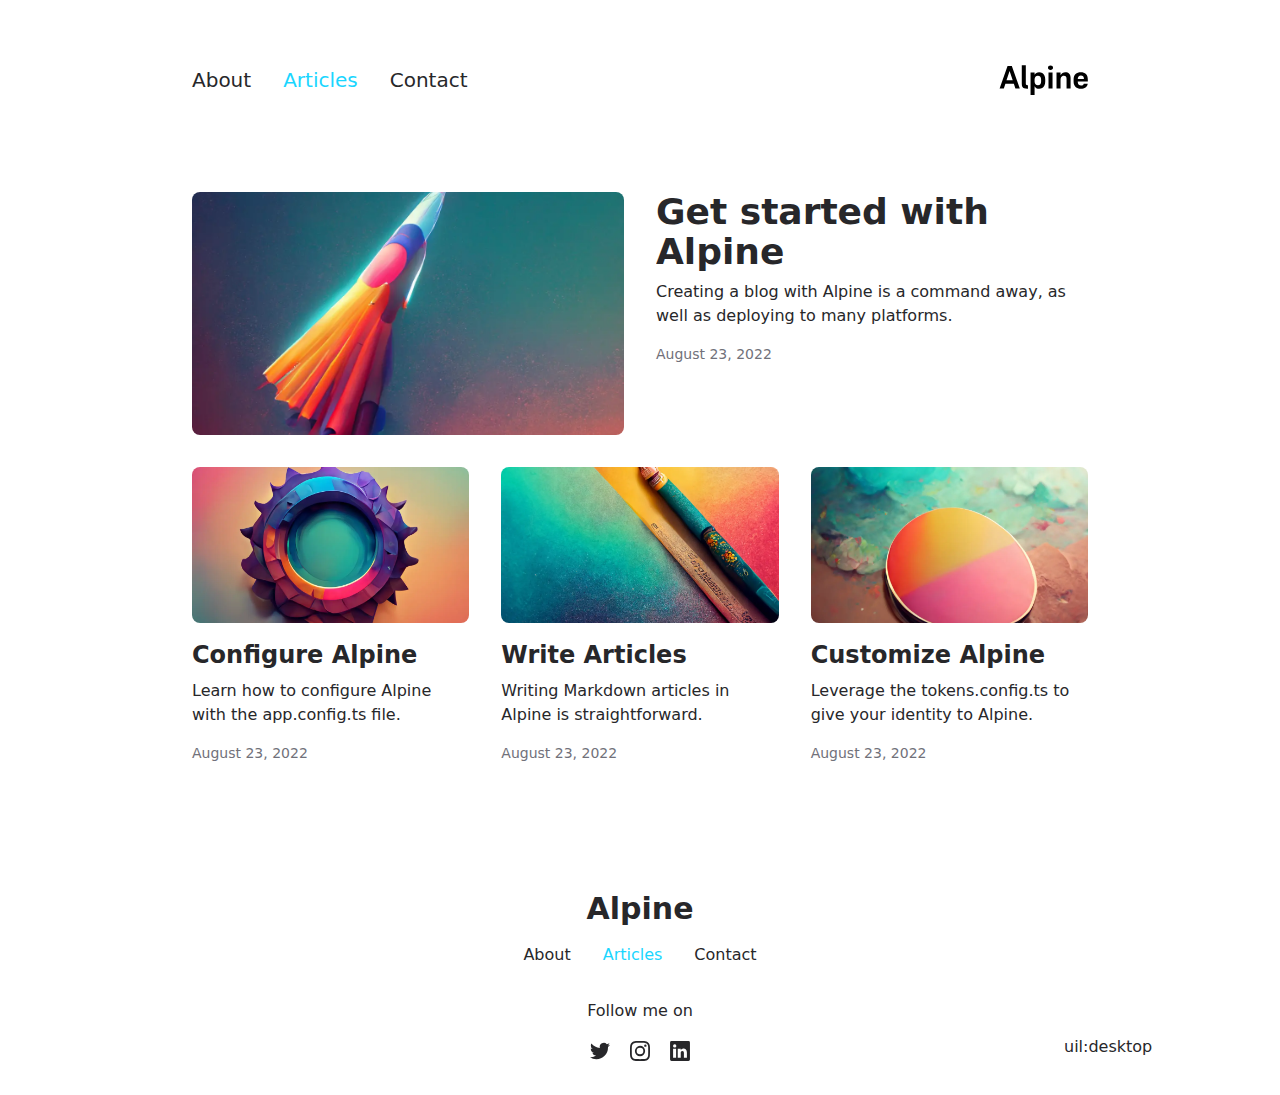
<file: articles/index.html>
<!DOCTYPE html><html lang="en"><head><meta charset="utf-8">
<meta name="viewport" content="width=device-width, initial-scale=1">
<title>Articles</title>
<meta name="twitter:card" content="summary_large_image">
<meta name="description" content="The minimalist blog theme">
<meta property="og:description" content="The minimalist blog theme">
<meta property="og:image" content="/social-card-preview.png">
<meta property="og:image:width" content="400">
<meta property="og:image:height" content="300">
<meta property="og:image:alt" content="An image showcasing my project.">
<meta property="og:title" content="Articles">
<link rel="preload" as="fetch" crossorigin="anonymous" href="/articles/_payload.json">
<link rel="stylesheet" href="/_nuxt/entry.CS1F4RMm.css">
<link rel="stylesheet" href="/_nuxt/DocumentDrivenNotFound.DSylgNKB.css">
<link rel="stylesheet" href="/_nuxt/ArticlesList.CBLTq8fX.css">
<link rel="stylesheet" href="/_nuxt/ArticlesListItem.DDNrqa_X.css">
<link rel="stylesheet" href="/_nuxt/ProseA.B6arPuVU.css">
<link rel="stylesheet" href="/_nuxt/ProseCodeInline.biN1XEZn.css">
<link rel="modulepreload" as="script" crossorigin href="/_nuxt/entry.CiAD4lAe.js">
<link rel="modulepreload" as="script" crossorigin href="/_nuxt/NuxtImg.ksxJ7Sr8.js">
<link rel="modulepreload" as="script" crossorigin href="/_nuxt/document-driven.DVvUjxbe.js">
<link rel="modulepreload" as="script" crossorigin href="/_nuxt/DocumentDrivenEmpty.B57zTzAk.js">
<link rel="modulepreload" as="script" crossorigin href="/_nuxt/ContentRenderer.Co77t8kK.js">
<link rel="modulepreload" as="script" crossorigin href="/_nuxt/ContentRendererMarkdown.vue.BeATDWyq.js">
<link rel="modulepreload" as="script" crossorigin href="/_nuxt/DocumentDrivenNotFound.BdlYDGaM.js">
<link rel="modulepreload" as="script" crossorigin href="/_nuxt/page.CFY8QNuB.js">
<link rel="modulepreload" as="script" crossorigin href="/_nuxt/ContentRendererMarkdown.BVibKFWx.js">
<link rel="modulepreload" as="script" crossorigin href="/_nuxt/ArticlesList.mNwNYpjy.js">
<link rel="modulepreload" as="script" crossorigin href="/_nuxt/ArticlesListItem.GbW5cR3e.js">
<link rel="modulepreload" as="script" crossorigin href="/_nuxt/date.BcWussCh.js">
<link rel="modulepreload" as="script" crossorigin href="/_nuxt/ProseA.CTi9UepX.js">
<link rel="modulepreload" as="script" crossorigin href="/_nuxt/ProseCodeInline.BI7b17Sv.js">
<link rel="modulepreload" as="script" crossorigin href="/_nuxt/asyncData.DjnV7iFk.js">
<link rel="prefetch" as="style" href="/_nuxt/article.BHCg1ZF1.css">
<link rel="prefetch" as="script" crossorigin href="/_nuxt/article.CNIYFkdJ.js">
<link rel="prefetch" as="script" crossorigin href="/_nuxt/default.CHIh2tdR.js">
<link rel="prefetch" as="script" crossorigin href="/_nuxt/client-db.BNfPgvZ2.js">
<link rel="prefetch" as="style" href="/_nuxt/useStudio.Dqk92KBR.css">
<link rel="prefetch" as="script" crossorigin href="/_nuxt/useStudio.Ci2TmW4a.js">
<link rel="prefetch" as="style" href="/_nuxt/error-404.D8uONj7L.css">
<link rel="prefetch" as="script" crossorigin href="/_nuxt/error-404.CasPtzf5.js">
<link rel="prefetch" as="style" href="/_nuxt/error-500.p7T9h8Pv.css">
<link rel="prefetch" as="script" crossorigin href="/_nuxt/error-500.oJqhL1HH.js">
<script type="module" src="/_nuxt/entry.CiAD4lAe.js" crossorigin></script><style id="pinceau-runtime-hydratable">@media{.phy[--]{--puid:J-HXPN-v;}.pv-Kb8c2R{max-width:var(--elements-container-maxWidth);padding-left:var(--elements-container-padding-mobile);padding-right:var(--elements-container-padding-mobile);}@media (min-width: 475px){.pv-Kb8c2R{padding-left:var(--elements-container-padding-xs);padding-right:var(--elements-container-padding-xs);}}@media (min-width: 640px){.pv-Kb8c2R{padding-left:var(--elements-container-padding-sm);padding-right:var(--elements-container-padding-sm);}}@media (min-width: 768px){.pv-Kb8c2R{padding-left:var(--elements-container-padding-md);padding-right:var(--elements-container-padding-md);}}} </style><style id="pinceau-theme">@media { :root {--pinceau-mq: initial; --alpine-readableLine: 68ch;--alpine-backdrop-backgroundColor: #f4f4f5b3;--prose-code-inline-padding: 0.2rem 0.375rem 0.2rem 0.375rem;--prose-code-block-backdropFilter: contrast(1);--prose-code-block-border-style: solid;--prose-code-block-border-width: 1px;--prose-tbody-tr-borderBottom-style: dashed;--prose-tbody-tr-borderBottom-width: 1px;--prose-th-textAlign: inherit;--prose-thead-borderBottom-style: solid;--prose-thead-borderBottom-width: 1px;--prose-thead-border-style: solid;--prose-thead-border-width: 0px;--prose-table-textAlign: start;--prose-hr-width: 1px;--prose-hr-style: solid;--prose-li-listStylePosition: outside;--prose-ol-li-markerColor: currentColor;--prose-ol-paddingInlineStart: 21px;--prose-ol-listStyleType: decimal;--prose-ul-li-markerColor: currentColor;--prose-ul-paddingInlineStart: 21px;--prose-ul-listStyleType: disc;--prose-blockquote-border-style: solid;--prose-blockquote-border-width: 4px;--prose-blockquote-quotes: '201C' '201D' '2018' '2019';--prose-blockquote-paddingInlineStart: 24px;--prose-a-code-color-hover: currentColor;--prose-a-code-color-static: currentColor;--prose-a-hasCode-borderBottom: none;--prose-a-border-distance: 2px;--prose-a-border-color-hover: currentColor;--prose-a-border-color-static: currentColor;--prose-a-border-style-hover: solid;--prose-a-border-style-static: dashed;--prose-a-border-width: 1px;--prose-a-color-static: inherit;--prose-a-textDecoration: none;--prose-h6-margin: 3rem 0 2rem;--prose-h5-margin: 3rem 0 2rem;--prose-h4-margin: 3rem 0 2rem;--prose-h3-margin: 3rem 0 2rem;--prose-h2-margin: 3rem 0 2rem;--prose-h1-margin: 0 0 2rem;--prose-p-fontSize: 18px;--typography-lead-loose: 2;--typography-lead-relaxed: 1.625;--typography-lead-normal: 1.5;--typography-lead-snug: 1.375;--typography-lead-tight: 1.25;--typography-lead-none: 1;--typography-lead-10: 2.5rem;--typography-lead-9: 2.25rem;--typography-lead-8: 2rem;--typography-lead-7: 1.75rem;--typography-lead-6: 1.5rem;--typography-lead-5: 1.25rem;--typography-lead-4: 1rem;--typography-lead-3: .75rem;--typography-lead-2: .5rem;--typography-lead-1: .025rem;--typography-fontWeight-black: 900;--typography-fontWeight-extrabold: 800;--typography-fontWeight-bold: 700;--typography-fontWeight-semibold: 600;--typography-fontWeight-medium: 500;--typography-fontWeight-normal: 400;--typography-fontWeight-light: 300;--typography-fontWeight-extralight: 200;--typography-fontWeight-thin: 100;--typography-fontSize-9xl: 128px;--typography-fontSize-8xl: 96px;--typography-fontSize-7xl: 72px;--typography-fontSize-6xl: 60px;--typography-fontSize-5xl: 48px;--typography-fontSize-4xl: 36px;--typography-fontSize-3xl: 30px;--typography-fontSize-2xl: 24px;--typography-fontSize-xl: 20px;--typography-fontSize-lg: 18px;--typography-fontSize-base: 16px;--typography-fontSize-sm: 14px;--typography-fontSize-xs: 12px;--typography-letterSpacing-wide: 0.025em;--typography-letterSpacing-tight: -0.025em;--typography-verticalMargin-base: 24px;--typography-verticalMargin-sm: 16px;--elements-border-secondary-hover: [object Object];--elements-backdrop-background: #fffc;--elements-backdrop-filter: saturate(200%) blur(20px);--elements-container-maxWidth: 64rem;--lead-loose: 2;--lead-relaxed: 1.625;--lead-normal: 1.5;--lead-snug: 1.375;--lead-tight: 1.25;--lead-none: 1;--lead-10: 2.5rem;--lead-9: 2.25rem;--lead-8: 2rem;--lead-7: 1.75rem;--lead-6: 1.5rem;--lead-5: 1.25rem;--lead-4: 1rem;--lead-3: .75rem;--lead-2: .5rem;--lead-1: .025rem;--letterSpacing-widest: 0.1em;--letterSpacing-wider: 0.05em;--letterSpacing-wide: 0.025em;--letterSpacing-normal: 0em;--letterSpacing-tight: -0.025em;--letterSpacing-tighter: -0.05em;--fontSize-9xl: 8rem;--fontSize-8xl: 6rem;--fontSize-7xl: 4.5rem;--fontSize-6xl: 3.75rem;--fontSize-5xl: 3rem;--fontSize-4xl: 2.25rem;--fontSize-3xl: 1.875rem;--fontSize-2xl: 1.5rem;--fontSize-xl: 1.25rem;--fontSize-lg: 1.125rem;--fontSize-base: 1rem;--fontSize-sm: 0.875rem;--fontSize-xs: 0.75rem;--fontWeight-black: 900;--fontWeight-extrabold: 800;--fontWeight-bold: 700;--fontWeight-semibold: 600;--fontWeight-medium: 500;--fontWeight-normal: 400;--fontWeight-light: 300;--fontWeight-extralight: 200;--fontWeight-thin: 100;--font-mono: ui-monospace, SFMono-Regular, Menlo, Monaco, Consolas, Liberation Mono, Courier New, monospace;--font-serif: ui-serif, Georgia, Cambria, Times New Roman, Times, serif;--font-sans: ui-sans-serif, system-ui, -apple-system, BlinkMacSystemFont, Segoe UI, Roboto, Helvetica Neue, Arial, Noto Sans, sans-serif, Apple Color Emoji, Segoe UI Emoji, Segoe UI Symbol, Noto Color Emoji;--opacity-total: 1;--opacity-high: 0.8;--opacity-medium: 0.5;--opacity-soft: 0.3;--opacity-light: 0.15;--opacity-bright: 0.1;--opacity-noOpacity: 0;--borderWidth-lg: 3px;--borderWidth-md: 2px;--borderWidth-sm: 1px;--borderWidth-noBorder: 0;--space-rem-875: 0.875rem;--space-rem-625: 0.625rem;--space-rem-375: 0.375rem;--space-rem-125: 0.125rem;--space-px: 1px;--space-128: 32rem;--space-96: 24rem;--space-80: 20rem;--space-72: 18rem;--space-64: 16rem;--space-60: 15rem;--space-56: 14rem;--space-52: 13rem;--space-48: 12rem;--space-44: 11rem;--space-40: 10rem;--space-36: 9rem;--space-32: 8rem;--space-28: 7rem;--space-24: 6rem;--space-20: 5rem;--space-16: 4rem;--space-14: 3.5rem;--space-12: 3rem;--space-11: 2.75rem;--space-10: 2.5rem;--space-9: 2.25rem;--space-8: 2rem;--space-7: 1.75rem;--space-6: 1.5rem;--space-5: 1.25rem;--space-4: 1rem;--space-3: 0.75rem;--space-2: 0.5rem;--space-1: 0.25rem;--space-0: 0px;--size-full: 100%;--size-7xl: 80rem;--size-6xl: 72rem;--size-5xl: 64rem;--size-4xl: 56rem;--size-3xl: 48rem;--size-2xl: 42rem;--size-xl: 36rem;--size-lg: 32rem;--size-md: 28rem;--size-sm: 24rem;--size-xs: 20rem;--size-200: 200px;--size-104: 104px;--size-80: 80px;--size-64: 64px;--size-56: 56px;--size-48: 48px;--size-40: 40px;--size-32: 32px;--size-24: 24px;--size-20: 20px;--size-16: 16px;--size-12: 12px;--size-8: 8px;--size-6: 6px;--size-4: 4px;--size-2: 2px;--size-0: 0px;--radii-full: 9999px;--radii-3xl: 1.75rem;--radii-2xl: 1.5rem;--radii-xl: 1rem;--radii-lg: 0.75rem;--radii-md: 0.5rem;--radii-sm: 0.375rem;--radii-xs: 0.25rem;--radii-2xs: 0.125rem;--radii-none: 0px;--shadow-none: 0px 0px 0px 0px transparent;--shadow-lg: 0px 10px 15px -3px #000000, 0px 4px 6px -4px #000000;--shadow-md: 0px 4px 6px -1px #000000, 0px 2px 4px -2px #000000;--shadow-sm: 0px 1px 3px 0px #000000, 0px 1px 2px -1px #000000;--shadow-xs: 0px 1px 2px 0px #000000;--height-screen: 100vh;--width-screen: 100vw;--color-primary-900: #002e38;--color-primary-800: #005c70;--color-primary-700: #008aa9;--color-primary-600: #00b9e1;--color-primary-500: #1ad6ff;--color-primary-400: #40ddff;--color-primary-300: #66e4ff;--color-primary-200: #8deaff;--color-primary-100: #b3f1ff;--color-primary-50: #d9f8ff;--color-ruby-900: #380011;--color-ruby-800: #700021;--color-ruby-700: #a90032;--color-ruby-600: #e10043;--color-ruby-500: #ff1a5e;--color-ruby-400: #ff4079;--color-ruby-300: #ff6694;--color-ruby-200: #ff8dae;--color-ruby-100: #ffb3c9;--color-ruby-50: #ffd9e4;--color-pink-900: #380025;--color-pink-800: #70004b;--color-pink-700: #a90070;--color-pink-600: #e10095;--color-pink-500: #ff1ab2;--color-pink-400: #ff40bf;--color-pink-300: #ff66cc;--color-pink-200: #ff8dd8;--color-pink-100: #ffb3e5;--color-pink-50: #ffd9f2;--color-purple-900: #190038;--color-purple-800: #330070;--color-purple-700: #4c00a9;--color-purple-600: #6500e1;--color-purple-500: #811aff;--color-purple-400: #9640ff;--color-purple-300: #ab66ff;--color-purple-200: #c08dff;--color-purple-100: #d5b3ff;--color-purple-50: #ead9ff;--color-royalblue-900: #0b0531;--color-royalblue-800: #160a62;--color-royalblue-700: #211093;--color-royalblue-600: #2c15c4;--color-royalblue-500: #4127e8;--color-royalblue-400: #614bec;--color-royalblue-300: #806ff0;--color-royalblue-200: #a093f3;--color-royalblue-100: #c0b7f7;--color-royalblue-50: #dfdbfb;--color-indigoblue-900: #001238;--color-indigoblue-800: #002370;--color-indigoblue-700: #0035a9;--color-indigoblue-600: #0047e1;--color-indigoblue-500: #1a62ff;--color-indigoblue-400: #407cff;--color-indigoblue-300: #6696ff;--color-indigoblue-200: #8db0ff;--color-indigoblue-100: #b3cbff;--color-indigoblue-50: #d9e5ff;--color-blue-900: #002438;--color-blue-800: #004870;--color-blue-700: #006ca9;--color-blue-600: #0090e1;--color-blue-500: #1aadff;--color-blue-400: #40bbff;--color-blue-300: #66c8ff;--color-blue-200: #8dd6ff;--color-blue-100: #b3e4ff;--color-blue-50: #d9f1ff;--color-lightblue-900: #002e38;--color-lightblue-800: #005c70;--color-lightblue-700: #008aa9;--color-lightblue-600: #00b9e1;--color-lightblue-500: #1ad6ff;--color-lightblue-400: #40ddff;--color-lightblue-300: #66e4ff;--color-lightblue-200: #8deaff;--color-lightblue-100: #b3f1ff;--color-lightblue-50: #d9f8ff;--color-teal-900: #062a28;--color-teal-800: #0b544f;--color-teal-700: #117d77;--color-teal-600: #16a79e;--color-teal-500: #1cd1c6;--color-teal-400: #36e4da;--color-teal-300: #5fe9e1;--color-teal-200: #87efe9;--color-teal-100: #aff4f0;--color-teal-50: #d7faf8;--color-pear-900: #2a2b09;--color-pear-800: #545512;--color-pear-700: #7e801b;--color-pear-600: #a8aa24;--color-pear-500: #d0d32f;--color-pear-400: #d8da52;--color-pear-300: #e0e274;--color-pear-200: #e8e997;--color-pear-100: #eff0ba;--color-pear-50: #f7f8dc;--color-red-900: #380300;--color-red-800: #700700;--color-red-700: #a90a00;--color-red-600: #e10e00;--color-red-500: #ff281a;--color-red-400: #ff4c40;--color-red-300: #ff7066;--color-red-200: #ff948d;--color-red-100: #ffb7b3;--color-red-50: #ffdbd9;--color-orange-900: #381800;--color-orange-800: #702f00;--color-orange-700: #a94700;--color-orange-600: #e15e00;--color-orange-500: #ff7a1a;--color-orange-400: #ff9040;--color-orange-300: #ffa666;--color-orange-200: #ffbd8d;--color-orange-100: #ffd3b3;--color-orange-50: #ffe9d9;--color-yellow-900: #362b03;--color-yellow-800: #6d5605;--color-yellow-700: #a38108;--color-yellow-600: #daac0a;--color-yellow-500: #f5c828;--color-yellow-400: #f7d14c;--color-yellow-300: #f8da70;--color-yellow-200: #fae393;--color-yellow-100: #fcedb7;--color-yellow-50: #fdf6db;--color-green-900: #003f25;--color-green-800: #005e38;--color-green-700: #007e4a;--color-green-600: #009d5d;--color-green-500: #00bd6f;--color-green-400: #00dc82;--color-green-300: #30ffaa;--color-green-200: #83ffcc;--color-green-100: #acffdd;--color-green-50: #d6ffee;--color-gray-900: #18181B;--color-gray-800: #27272A;--color-gray-700: #3f3f46;--color-gray-600: #52525B;--color-gray-500: #71717A;--color-gray-400: #a1a1aa;--color-gray-300: #D4d4d8;--color-gray-200: #e4e4e7;--color-gray-100: #f4f4f5;--color-gray-50: #fafafa;--color-black: #0c0c0d;--color-white: #FFFFFF;--media-portrait: only screen and (orientation: portrait);--media-landscape: only screen and (orientation: landscape);--media-rm: (prefers-reduced-motion: reduce);--media-2xl: (min-width: 1536px);--media-xl: (min-width: 1280px);--media-lg: (min-width: 1024px);--media-md: (min-width: 768px);--media-sm: (min-width: 640px);--media-xs: (min-width: 475px);--alpine-body-color: var(--color-gray-800);--alpine-body-backgroundColor: var(--color-white);--prose-code-inline-fontWeight: var(--typography-fontWeight-normal);--prose-code-inline-fontSize: var(--typography-fontSize-sm);--prose-code-inline-borderRadius: var(--radii-xs);--prose-code-block-pre-padding: var(--typography-verticalMargin-sm);--prose-code-block-margin: var(--typography-verticalMargin-base) 0;--prose-code-block-fontSize: var(--typography-fontSize-sm);--prose-tbody-code-inline-fontSize: var(--typography-fontSize-sm);--prose-tbody-td-padding: var(--typography-verticalMargin-sm);--prose-th-fontWeight: var(--typography-fontWeight-semibold);--prose-th-padding: 0 var(--typography-verticalMargin-sm) var(--typography-verticalMargin-sm) var(--typography-verticalMargin-sm);--prose-table-lineHeight: var(--typography-lead-6);--prose-table-fontSize: var(--typography-fontSize-sm);--prose-table-margin: var(--typography-verticalMargin-base) 0;--prose-hr-margin: var(--typography-verticalMargin-base) 0;--prose-li-margin: var(--typography-verticalMargin-sm) 0;--prose-ol-margin: var(--typography-verticalMargin-base) 0;--prose-ul-margin: var(--typography-verticalMargin-base) 0;--prose-blockquote-margin: var(--typography-verticalMargin-base) 0;--prose-a-code-border-style: var(--prose-a-border-style-static);--prose-a-code-border-width: var(--prose-a-border-width);--prose-a-fontWeight: var(--typography-fontWeight-medium);--prose-img-margin: var(--typography-verticalMargin-base) 0;--prose-strong-fontWeight: var(--typography-fontWeight-semibold);--prose-h6-iconSize: var(--typography-fontSize-base);--prose-h6-fontWeight: var(--typography-fontWeight-semibold);--prose-h6-lineHeight: var(--typography-lead-normal);--prose-h6-fontSize: var(--typography-fontSize-lg);--prose-h5-iconSize: var(--typography-fontSize-lg);--prose-h5-fontWeight: var(--typography-fontWeight-semibold);--prose-h5-lineHeight: var(--typography-lead-snug);--prose-h5-fontSize: var(--typography-fontSize-xl);--prose-h4-iconSize: var(--typography-fontSize-lg);--prose-h4-letterSpacing: var(--typography-letterSpacing-tight);--prose-h4-fontWeight: var(--typography-fontWeight-semibold);--prose-h4-lineHeight: var(--typography-lead-snug);--prose-h4-fontSize: var(--typography-fontSize-2xl);--prose-h3-iconSize: var(--typography-fontSize-xl);--prose-h3-letterSpacing: var(--typography-letterSpacing-tight);--prose-h3-fontWeight: var(--typography-fontWeight-semibold);--prose-h3-lineHeight: var(--typography-lead-snug);--prose-h3-fontSize: var(--typography-fontSize-3xl);--prose-h2-iconSize: var(--typography-fontSize-2xl);--prose-h2-letterSpacing: var(--typography-letterSpacing-tight);--prose-h2-fontWeight: var(--typography-fontWeight-semibold);--prose-h2-lineHeight: var(--typography-lead-tight);--prose-h2-fontSize: var(--typography-fontSize-4xl);--prose-h1-iconSize: var(--typography-fontSize-3xl);--prose-h1-letterSpacing: var(--typography-letterSpacing-tight);--prose-h1-fontWeight: var(--typography-fontWeight-bold);--prose-h1-lineHeight: var(--typography-lead-tight);--prose-h1-fontSize: var(--typography-fontSize-5xl);--prose-p-br-margin: var(--typography-verticalMargin-base) 0 0 0;--prose-p-margin: var(--typography-verticalMargin-base) 0;--prose-p-lineHeight: var(--typography-lead-normal);--typography-color-primary-900: var(--color-primary-900);--typography-color-primary-800: var(--color-primary-800);--typography-color-primary-700: var(--color-primary-700);--typography-color-primary-600: var(--color-primary-600);--typography-color-primary-500: var(--color-primary-500);--typography-color-primary-400: var(--color-primary-400);--typography-color-primary-300: var(--color-primary-300);--typography-color-primary-200: var(--color-primary-200);--typography-color-primary-100: var(--color-primary-100);--typography-color-primary-50: var(--color-primary-50);--typography-font-code: var(--font-mono);--typography-font-body: var(--font-sans);--typography-font-display: var(--font-sans);--typography-body-backgroundColor: var(--color-white);--typography-body-color: var(--color-black);--elements-state-danger-borderColor-secondary: var(--color-red-200);--elements-state-danger-borderColor-primary: var(--color-red-100);--elements-state-danger-backgroundColor-secondary: var(--color-red-100);--elements-state-danger-backgroundColor-primary: var(--color-red-50);--elements-state-danger-color-secondary: var(--color-red-600);--elements-state-danger-color-primary: var(--color-red-500);--elements-state-warning-borderColor-secondary: var(--color-yellow-200);--elements-state-warning-borderColor-primary: var(--color-yellow-100);--elements-state-warning-backgroundColor-secondary: var(--color-yellow-100);--elements-state-warning-backgroundColor-primary: var(--color-yellow-50);--elements-state-warning-color-secondary: var(--color-yellow-700);--elements-state-warning-color-primary: var(--color-yellow-600);--elements-state-success-borderColor-secondary: var(--color-green-200);--elements-state-success-borderColor-primary: var(--color-green-100);--elements-state-success-backgroundColor-secondary: var(--color-green-100);--elements-state-success-backgroundColor-primary: var(--color-green-50);--elements-state-success-color-secondary: var(--color-green-600);--elements-state-success-color-primary: var(--color-green-500);--elements-state-info-borderColor-secondary: var(--color-blue-200);--elements-state-info-borderColor-primary: var(--color-blue-100);--elements-state-info-backgroundColor-secondary: var(--color-blue-100);--elements-state-info-backgroundColor-primary: var(--color-blue-50);--elements-state-info-color-secondary: var(--color-blue-600);--elements-state-info-color-primary: var(--color-blue-500);--elements-state-primary-borderColor-secondary: var(--color-primary-200);--elements-state-primary-borderColor-primary: var(--color-primary-100);--elements-state-primary-backgroundColor-secondary: var(--color-primary-100);--elements-state-primary-backgroundColor-primary: var(--color-primary-50);--elements-state-primary-color-secondary: var(--color-primary-700);--elements-state-primary-color-primary: var(--color-primary-600);--elements-surface-secondary-backgroundColor: var(--color-gray-200);--elements-surface-primary-backgroundColor: var(--color-gray-100);--elements-surface-background-base: var(--color-gray-100);--elements-border-secondary-static: var(--color-gray-200);--elements-border-primary-hover: var(--color-gray-200);--elements-border-primary-static: var(--color-gray-100);--elements-container-padding-md: var(--space-16);--elements-container-padding-sm: var(--space-12);--elements-container-padding-xs: var(--space-8);--elements-container-padding-mobile: var(--space-6);--elements-text-secondary-color-hover: var(--color-gray-700);--elements-text-secondary-color-static: var(--color-gray-500);--elements-text-primary-color-static: var(--color-gray-900);--text-6xl-lineHeight: var(--lead-none);--text-6xl-fontSize: var(--fontSize-6xl);--text-5xl-lineHeight: var(--lead-none);--text-5xl-fontSize: var(--fontSize-5xl);--text-4xl-lineHeight: var(--lead-10);--text-4xl-fontSize: var(--fontSize-4xl);--text-3xl-lineHeight: var(--lead-9);--text-3xl-fontSize: var(--fontSize-3xl);--text-2xl-lineHeight: var(--lead-8);--text-2xl-fontSize: var(--fontSize-2xl);--text-xl-lineHeight: var(--lead-7);--text-xl-fontSize: var(--fontSize-xl);--text-lg-lineHeight: var(--lead-7);--text-lg-fontSize: var(--fontSize-lg);--text-base-lineHeight: var(--lead-6);--text-base-fontSize: var(--fontSize-base);--text-sm-lineHeight: var(--lead-5);--text-sm-fontSize: var(--fontSize-sm);--text-xs-lineHeight: var(--lead-4);--text-xs-fontSize: var(--fontSize-xs);--shadow-2xl: 0px 25px 50px -12px var(--color-gray-900);--shadow-xl: 0px 20px 25px -5px var(--color-gray-400), 0px 8px 10px -6px #000000;--color-secondary-900: var(--color-gray-900);--color-secondary-800: var(--color-gray-800);--color-secondary-700: var(--color-gray-700);--color-secondary-600: var(--color-gray-600);--color-secondary-500: var(--color-gray-500);--color-secondary-400: var(--color-gray-400);--color-secondary-300: var(--color-gray-300);--color-secondary-200: var(--color-gray-200);--color-secondary-100: var(--color-gray-100);--color-secondary-50: var(--color-gray-50);--prose-a-code-background-hover: var(--typography-color-primary-50);--prose-a-code-border-color-hover: var(--typography-color-primary-500);--prose-a-color-hover: var(--typography-color-primary-500);--typography-color-secondary-900: var(--color-secondary-900);--typography-color-secondary-800: var(--color-secondary-800);--typography-color-secondary-700: var(--color-secondary-700);--typography-color-secondary-600: var(--color-secondary-600);--typography-color-secondary-500: var(--color-secondary-500);--typography-color-secondary-400: var(--color-secondary-400);--typography-color-secondary-300: var(--color-secondary-300);--typography-color-secondary-200: var(--color-secondary-200);--typography-color-secondary-100: var(--color-secondary-100);--typography-color-secondary-50: var(--color-secondary-50);--prose-code-inline-backgroundColor: var(--typography-color-secondary-100);--prose-code-inline-color: var(--typography-color-secondary-700);--prose-code-block-backgroundColor: var(--typography-color-secondary-100);--prose-code-block-color: var(--typography-color-secondary-700);--prose-code-block-border-color: var(--typography-color-secondary-200);--prose-tbody-tr-borderBottom-color: var(--typography-color-secondary-200);--prose-th-color: var(--typography-color-secondary-600);--prose-thead-borderBottom-color: var(--typography-color-secondary-200);--prose-thead-border-color: var(--typography-color-secondary-300);--prose-hr-color: var(--typography-color-secondary-200);--prose-blockquote-border-color: var(--typography-color-secondary-200);--prose-blockquote-color: var(--typography-color-secondary-500);--prose-a-code-border-color-static: var(--typography-color-secondary-400); } }@media { :root.dark {--pinceau-mq: dark; --alpine-backdrop-backgroundColor: #18181bb3;--prose-code-block-backdropFilter: contrast(1);--prose-ol-li-markerColor: currentColor;--prose-ul-li-markerColor: currentColor;--prose-a-code-color-hover: currentColor;--prose-a-code-color-static: currentColor;--prose-a-border-color-hover: currentColor;--prose-a-border-color-static: currentColor;--prose-a-color-static: inherit;--elements-backdrop-background: #0c0d0ccc;--alpine-body-color: var(--color-gray-200);--alpine-body-backgroundColor: var(--color-black);--typography-body-backgroundColor: var(--color-black);--typography-body-color: var(--color-white);--elements-state-danger-borderColor-secondary: var(--color-red-700);--elements-state-danger-borderColor-primary: var(--color-red-800);--elements-state-danger-backgroundColor-secondary: var(--color-red-800);--elements-state-danger-backgroundColor-primary: var(--color-red-900);--elements-state-danger-color-secondary: var(--color-red-200);--elements-state-danger-color-primary: var(--color-red-300);--elements-state-warning-borderColor-secondary: var(--color-yellow-700);--elements-state-warning-borderColor-primary: var(--color-yellow-800);--elements-state-warning-backgroundColor-secondary: var(--color-yellow-800);--elements-state-warning-backgroundColor-primary: var(--color-yellow-900);--elements-state-warning-color-secondary: var(--color-yellow-200);--elements-state-warning-color-primary: var(--color-yellow-400);--elements-state-success-borderColor-secondary: var(--color-green-700);--elements-state-success-borderColor-primary: var(--color-green-800);--elements-state-success-backgroundColor-secondary: var(--color-green-800);--elements-state-success-backgroundColor-primary: var(--color-green-900);--elements-state-success-color-secondary: var(--color-green-200);--elements-state-success-color-primary: var(--color-green-400);--elements-state-info-borderColor-secondary: var(--color-blue-700);--elements-state-info-borderColor-primary: var(--color-blue-800);--elements-state-info-backgroundColor-secondary: var(--color-blue-800);--elements-state-info-backgroundColor-primary: var(--color-blue-900);--elements-state-info-color-secondary: var(--color-blue-200);--elements-state-info-color-primary: var(--color-blue-400);--elements-state-primary-borderColor-secondary: var(--color-primary-700);--elements-state-primary-borderColor-primary: var(--color-primary-800);--elements-state-primary-backgroundColor-secondary: var(--color-primary-800);--elements-state-primary-backgroundColor-primary: var(--color-primary-900);--elements-state-primary-color-secondary: var(--color-primary-200);--elements-state-primary-color-primary: var(--color-primary-400);--elements-surface-secondary-backgroundColor: var(--color-gray-800);--elements-surface-primary-backgroundColor: var(--color-gray-900);--elements-surface-background-base: var(--color-gray-900);--elements-border-secondary-static: var(--color-gray-800);--elements-border-primary-hover: var(--color-gray-800);--elements-border-primary-static: var(--color-gray-900);--elements-text-secondary-color-hover: var(--color-gray-200);--elements-text-secondary-color-static: var(--color-gray-400);--elements-text-primary-color-static: var(--color-gray-50);--prose-a-code-background-hover: var(--typography-color-primary-900);--prose-a-code-border-color-hover: var(--typography-color-primary-600);--prose-a-color-hover: var(--typography-color-primary-400);--prose-code-inline-backgroundColor: var(--typography-color-secondary-800);--prose-code-inline-color: var(--typography-color-secondary-200);--prose-code-block-backgroundColor: var(--typography-color-secondary-900);--prose-code-block-color: var(--typography-color-secondary-200);--prose-code-block-border-color: var(--typography-color-secondary-800);--prose-tbody-tr-borderBottom-color: var(--typography-color-secondary-800);--prose-th-color: var(--typography-color-secondary-400);--prose-thead-borderBottom-color: var(--typography-color-secondary-800);--prose-thead-border-color: var(--typography-color-secondary-600);--prose-hr-color: var(--typography-color-secondary-800);--prose-blockquote-border-color: var(--typography-color-secondary-700);--prose-blockquote-color: var(--typography-color-secondary-400);--prose-a-code-border-color-static: var(--typography-color-secondary-600); } }</style><script>"use strict";(()=>{const a=window,e=document.documentElement,m=["dark","light"],c=window&&window.localStorage&&window.localStorage.getItem&&window.localStorage.getItem("nuxt-color-mode")||"system";let n=c==="system"?d():c;const l=e.getAttribute("data-color-mode-forced");l&&(n=l),i(n),a["__NUXT_COLOR_MODE__"]={preference:c,value:n,getColorScheme:d,addColorScheme:i,removeColorScheme:f};function i(o){const t=""+o+"",s="";e.classList?e.classList.add(t):e.className+=" "+t,s&&e.setAttribute("data-"+s,o)}function f(o){const t=""+o+"",s="";e.classList?e.classList.remove(t):e.className=e.className.replace(new RegExp(t,"g"),""),s&&e.removeAttribute("data-"+s)}function r(o){return a.matchMedia("(prefers-color-scheme"+o+")")}function d(){if(a.matchMedia&&r("").media!=="not all"){for(const o of m)if(r(":"+o).matches)return o}return"light"}})();
</script></head><body><div id="__nuxt"><div class="container pv-Kb8c2R pc-J-HXPN app-layout" data-v-ad2b2be0 data-v-d801e751><!--[--><div class="nuxt-progress" style="width:0%;height:3px;opacity:0;background-size:Infinity% auto;" data-v-ad2b2be0></div><header class="right" data-v-ad2b2be0 data-v-81de7f07><div class="menu" data-v-81de7f07><button aria-label="Navigation Menu" data-v-81de7f07><svg width="24" height="24" viewBox="0 0 68 68" fill="currentColor" xmlns="http://www.w3.org/2000/svg" data-v-81de7f07><path d="M8 34C8 32.1362 8 31.2044 8.30448 30.4693C8.71046 29.4892 9.48915 28.7105 10.4693 28.3045C11.2044 28 12.1362 28 14 28C15.8638 28 16.7956 28 17.5307 28.3045C18.5108 28.7105 19.2895 29.4892 19.6955 30.4693C20 31.2044 20 32.1362 20 34C20 35.8638 20 36.7956 19.6955 37.5307C19.2895 38.5108 18.5108 39.2895 17.5307 39.6955C16.7956 40 15.8638 40 14 40C12.1362 40 11.2044 40 10.4693 39.6955C9.48915 39.2895 8.71046 38.5108 8.30448 37.5307C8 36.7956 8 35.8638 8 34Z" data-v-81de7f07></path><path d="M28 34C28 32.1362 28 31.2044 28.3045 30.4693C28.7105 29.4892 29.4892 28.7105 30.4693 28.3045C31.2044 28 32.1362 28 34 28C35.8638 28 36.7956 28 37.5307 28.3045C38.5108 28.7105 39.2895 29.4892 39.6955 30.4693C40 31.2044 40 32.1362 40 34C40 35.8638 40 36.7956 39.6955 37.5307C39.2895 38.5108 38.5108 39.2895 37.5307 39.6955C36.7956 40 35.8638 40 34 40C32.1362 40 31.2044 40 30.4693 39.6955C29.4892 39.2895 28.7105 38.5108 28.3045 37.5307C28 36.7956 28 35.8638 28 34Z" data-v-81de7f07></path><path d="M48 34C48 32.1362 48 31.2044 48.3045 30.4693C48.7105 29.4892 49.4892 28.7105 50.4693 28.3045C51.2044 28 52.1362 28 54 28C55.8638 28 56.7956 28 57.5307 28.3045C58.5108 28.7105 59.2895 29.4892 59.6955 30.4693C60 31.2044 60 32.1362 60 34C60 35.8638 60 36.7956 59.6955 37.5307C59.2895 38.5108 58.5108 39.2895 57.5307 39.6955C56.7956 40 55.8638 40 54 40C52.1362 40 51.2044 40 50.4693 39.6955C49.4892 39.2895 48.7105 38.5108 48.3045 37.5307C48 36.7956 48 35.8638 48 34Z" data-v-81de7f07></path></svg></button></div><div class="overlay" data-v-81de7f07><nav data-v-81de7f07 data-v-79444231><ul data-v-79444231><!--[--><li data-v-79444231><a href="/" class="" data-v-79444231><span class="underline-fx" data-v-79444231></span> About</a></li><li data-v-79444231><a aria-current="page" href="/articles" class="router-link-active router-link-exact-active" data-v-79444231><span class="underline-fx" data-v-79444231></span> Articles</a></li><li data-v-79444231><a href="/contact" class="" data-v-79444231><span class="underline-fx" data-v-79444231></span> Contact</a></li><!--]--></ul></nav></div><div class="logo" data-v-81de7f07><a href="/" class="" data-v-81de7f07><img src="/logo-dark.svg" class="dark-img" alt="alpine" width="89" height="31" data-v-81de7f07><img src="/logo.svg" class="light-img" alt="alpine" width="89" height="31" data-v-81de7f07></a></div><div class="main-nav" data-v-81de7f07><nav data-v-81de7f07 data-v-79444231><ul data-v-79444231><!--[--><li data-v-79444231><a href="/" class="" data-v-79444231><span class="underline-fx" data-v-79444231></span> About</a></li><li data-v-79444231><a aria-current="page" href="/articles" class="router-link-active router-link-exact-active" data-v-79444231><span class="underline-fx" data-v-79444231></span> Articles</a></li><li data-v-79444231><a href="/contact" class="" data-v-79444231><span class="underline-fx" data-v-79444231></span> Contact</a></li><!--]--></ul></nav></div></header><!--[--><div class="document-driven-page"><main><!--[--><div><div class="articles-list" data-v-c4b62ee6><div class="featured" data-v-c4b62ee6><article class="featured" data-v-c4b62ee6 data-v-7229fdc5><div class="image" data-v-7229fdc5><!----><a href="/articles/get-started" class="" data-v-7229fdc5><img src="/articles/get-started.webp" alt="Get started with Alpine" width="16" height="9" data-v-7229fdc5></a></div><div class="content" data-v-7229fdc5><a href="/articles/get-started" class="headline" data-v-7229fdc5><h1 data-v-7229fdc5>Get started with Alpine</h1></a><p class="description" data-v-7229fdc5>Creating a blog with Alpine is a command away, as well as deploying to many platforms.</p><time data-v-7229fdc5>August 23, 2022</time></div></article></div><div class="layout" data-v-c4b62ee6><!--[--><article class="" data-v-c4b62ee6 data-v-7229fdc5><div class="image" data-v-7229fdc5><!----><a href="/articles/configure" class="" data-v-7229fdc5><img src="/articles/configure-alpine.webp" alt="Configure Alpine" width="16" height="9" data-v-7229fdc5></a></div><div class="content" data-v-7229fdc5><a href="/articles/configure" class="headline" data-v-7229fdc5><h1 data-v-7229fdc5>Configure Alpine</h1></a><p class="description" data-v-7229fdc5>Learn how to configure Alpine with the app.config.ts file.</p><time data-v-7229fdc5>August 23, 2022</time></div></article><article class="" data-v-c4b62ee6 data-v-7229fdc5><div class="image" data-v-7229fdc5><!----><a href="/articles/write-articles" class="" data-v-7229fdc5><img src="/articles/write-articles.webp" alt="Write Articles" width="16" height="9" data-v-7229fdc5></a></div><div class="content" data-v-7229fdc5><a href="/articles/write-articles" class="headline" data-v-7229fdc5><h1 data-v-7229fdc5>Write Articles</h1></a><p class="description" data-v-7229fdc5>Writing Markdown articles in Alpine is straightforward.</p><time data-v-7229fdc5>August 23, 2022</time></div></article><article class="" data-v-c4b62ee6 data-v-7229fdc5><div class="image" data-v-7229fdc5><!----><a href="/articles/design-tokens" class="" data-v-7229fdc5><img src="/articles/design-tokens.webp" alt="Customize Alpine" width="16" height="9" data-v-7229fdc5></a></div><div class="content" data-v-7229fdc5><a href="/articles/design-tokens" class="headline" data-v-7229fdc5><h1 data-v-7229fdc5>Customize Alpine</h1></a><p class="description" data-v-7229fdc5>Leverage the tokens.config.ts to give your identity to Alpine.</p><time data-v-7229fdc5>August 23, 2022</time></div></article><!--]--></div></div></div><!--]--></main></div><!--]--><footer class="center" data-v-ad2b2be0 data-v-003a36fc><a href="https://www.github.com/nuxt-themes/alpine" rel="noopener noreferrer" class="credits" data-v-003a36fc>Alpine</a><div class="navigation" data-v-003a36fc><nav data-v-003a36fc data-v-79444231><ul data-v-79444231><!--[--><li data-v-79444231><a href="/" class="" data-v-79444231><span class="underline-fx" data-v-79444231></span> About</a></li><li data-v-79444231><a aria-current="page" href="/articles" class="router-link-active router-link-exact-active" data-v-79444231><span class="underline-fx" data-v-79444231></span> Articles</a></li><li data-v-79444231><a href="/contact" class="" data-v-79444231><span class="underline-fx" data-v-79444231></span> Contact</a></li><!--]--></ul></nav></div><p class="message" data-v-003a36fc>Follow me on</p><div class="icons" data-v-003a36fc><div class="social" data-v-003a36fc><!--[--><a href="https://twitter.com/nuxtlabs" rel="noopener noreferrer" target="_blank" title="nuxtlabs" aria-label="nuxtlabs" data-v-48ea35e8><svg xmlns="http://www.w3.org/2000/svg" xmlns:xlink="http://www.w3.org/1999/xlink" aria-hidden="true" role="img" class="icon" data-v-48ea35e8 style="" width="1em" height="1em" viewBox="0 0 24 24" data-v-900ba019><path fill="currentColor" d="M22 5.8a8.49 8.49 0 0 1-2.36.64a4.13 4.13 0 0 0 1.81-2.27a8.21 8.21 0 0 1-2.61 1a4.1 4.1 0 0 0-7 3.74a11.64 11.64 0 0 1-8.45-4.29a4.16 4.16 0 0 0-.55 2.07a4.09 4.09 0 0 0 1.82 3.41a4.05 4.05 0 0 1-1.86-.51v.05a4.1 4.1 0 0 0 3.3 4a3.93 3.93 0 0 1-1.1.17a4.9 4.9 0 0 1-.77-.07a4.11 4.11 0 0 0 3.83 2.84A8.22 8.22 0 0 1 3 18.34a7.93 7.93 0 0 1-1-.06a11.57 11.57 0 0 0 6.29 1.85A11.59 11.59 0 0 0 20 8.45v-.53a8.43 8.43 0 0 0 2-2.12"/></svg></a><a href="https://instagram.com/atinuxt" rel="noopener noreferrer" target="_blank" title="atinuxt" aria-label="atinuxt" data-v-48ea35e8><svg xmlns="http://www.w3.org/2000/svg" xmlns:xlink="http://www.w3.org/1999/xlink" aria-hidden="true" role="img" class="icon" data-v-48ea35e8 style="" width="1em" height="1em" viewBox="0 0 24 24" data-v-900ba019><path fill="currentColor" d="M17.34 5.46a1.2 1.2 0 1 0 1.2 1.2a1.2 1.2 0 0 0-1.2-1.2m4.6 2.42a7.59 7.59 0 0 0-.46-2.43a4.94 4.94 0 0 0-1.16-1.77a4.7 4.7 0 0 0-1.77-1.15a7.3 7.3 0 0 0-2.43-.47C15.06 2 14.72 2 12 2s-3.06 0-4.12.06a7.3 7.3 0 0 0-2.43.47a4.78 4.78 0 0 0-1.77 1.15a4.7 4.7 0 0 0-1.15 1.77a7.3 7.3 0 0 0-.47 2.43C2 8.94 2 9.28 2 12s0 3.06.06 4.12a7.3 7.3 0 0 0 .47 2.43a4.7 4.7 0 0 0 1.15 1.77a4.78 4.78 0 0 0 1.77 1.15a7.3 7.3 0 0 0 2.43.47C8.94 22 9.28 22 12 22s3.06 0 4.12-.06a7.3 7.3 0 0 0 2.43-.47a4.7 4.7 0 0 0 1.77-1.15a4.85 4.85 0 0 0 1.16-1.77a7.59 7.59 0 0 0 .46-2.43c0-1.06.06-1.4.06-4.12s0-3.06-.06-4.12M20.14 16a5.61 5.61 0 0 1-.34 1.86a3.06 3.06 0 0 1-.75 1.15a3.19 3.19 0 0 1-1.15.75a5.61 5.61 0 0 1-1.86.34c-1 .05-1.37.06-4 .06s-3 0-4-.06a5.73 5.73 0 0 1-1.94-.3a3.27 3.27 0 0 1-1.1-.75a3 3 0 0 1-.74-1.15a5.54 5.54 0 0 1-.4-1.9c0-1-.06-1.37-.06-4s0-3 .06-4a5.54 5.54 0 0 1 .35-1.9A3 3 0 0 1 5 5a3.14 3.14 0 0 1 1.1-.8A5.73 5.73 0 0 1 8 3.86c1 0 1.37-.06 4-.06s3 0 4 .06a5.61 5.61 0 0 1 1.86.34a3.06 3.06 0 0 1 1.19.8a3.06 3.06 0 0 1 .75 1.1a5.61 5.61 0 0 1 .34 1.9c.05 1 .06 1.37.06 4s-.01 3-.06 4M12 6.87A5.13 5.13 0 1 0 17.14 12A5.12 5.12 0 0 0 12 6.87m0 8.46A3.33 3.33 0 1 1 15.33 12A3.33 3.33 0 0 1 12 15.33"/></svg></a><a href="https://www.linkedin.com/company/nuxtlabs" rel="noopener noreferrer" target="_blank" title="LinkedIn" aria-label="LinkedIn" data-v-48ea35e8><svg xmlns="http://www.w3.org/2000/svg" xmlns:xlink="http://www.w3.org/1999/xlink" aria-hidden="true" role="img" class="icon" data-v-48ea35e8 style="" width="1em" height="1em" viewBox="0 0 24 24" data-v-900ba019><path fill="currentColor" d="M20.47 2H3.53a1.45 1.45 0 0 0-1.47 1.43v17.14A1.45 1.45 0 0 0 3.53 22h16.94a1.45 1.45 0 0 0 1.47-1.43V3.43A1.45 1.45 0 0 0 20.47 2M8.09 18.74h-3v-9h3ZM6.59 8.48a1.56 1.56 0 1 1 0-3.12a1.57 1.57 0 1 1 0 3.12m12.32 10.26h-3v-4.83c0-1.21-.43-2-1.52-2A1.65 1.65 0 0 0 12.85 13a2 2 0 0 0-.1.73v5h-3v-9h3V11a3 3 0 0 1 2.71-1.5c2 0 3.45 1.29 3.45 4.06Z"/></svg></a><!--]--></div><div class="color-mode-switch" data-v-003a36fc><button aria-label="Color Mode" data-v-003a36fc data-v-79ec4964><span data-v-79ec4964></span></button></div></div></footer><!--]--></div></div><script type="application/json" id="__NUXT_DATA__" data-ssr="true" data-src="/articles/_payload.json">[{"state":1,"once":79,"_errors":81,"serverRendered":51,"path":7,"prerenderedAt":84},["Reactive",2],{"$sdd-pages":3,"$sdd-surrounds":29,"$sdd-globals":47,"$scolor-mode":49,"$sdd-navigation":52,"$sicons":70},["ShallowRef",4],["ShallowReactive",5],{"/articles":6},{"_path":7,"_dir":8,"_draft":9,"_partial":9,"_locale":8,"title":10,"description":8,"layout":11,"body":12,"_type":24,"_id":25,"_source":26,"_file":27,"_extension":28},"/articles","",false,"Articles","page",{"type":13,"children":14,"toc":21},"root",[15],{"type":16,"tag":17,"props":18,"children":20},"element","articles-list",{"path":19},"articles",[],{"title":8,"searchDepth":22,"depth":22,"links":23},2,[],"markdown","content:2.articles.md","content","2.articles.md","md",["ShallowRef",30],["ShallowReactive",31],{"/articles":32},[33,42],{"_path":34,"_dir":8,"_draft":9,"_partial":9,"_locale":8,"title":35,"description":36,"layout":37,"head":38,"_type":24,"_id":40,"_source":26,"_file":41,"_extension":28},"/","About","An open source blog theme powered by Nuxt.","default",{"title":39},"Alpine","content:1.index.md","1.index.md",{"_path":43,"_dir":8,"_draft":9,"_partial":9,"_locale":8,"title":44,"description":8,"layout":37,"_type":24,"_id":45,"_source":26,"_file":46,"_extension":28},"/contact","Contact","content:3.contact.md","3.contact.md",["ShallowRef",48],{},{"preference":50,"value":50,"unknown":51,"forced":9},"system",true,[53,54,69],{"title":35,"_path":34,"layout":37},{"title":10,"_path":7,"children":55,"layout":11},[56,60,63,66],{"title":57,"_path":58,"layout":59},"Get started with Alpine","/articles/get-started","article",{"title":61,"_path":62,"layout":59},"Configure Alpine","/articles/configure",{"title":64,"_path":65,"layout":59},"Write Articles","/articles/write-articles",{"title":67,"_path":68,"layout":59},"Customize Alpine","/articles/design-tokens",{"title":44,"_path":43,"layout":37},{"uil:twitter":71,"uil:instagram":75,"uil:linkedin":77},{"left":72,"top":72,"width":73,"height":73,"rotate":72,"vFlip":9,"hFlip":9,"body":74},0,24,"\u003Cpath fill=\"currentColor\" d=\"M22 5.8a8.49 8.49 0 0 1-2.36.64a4.13 4.13 0 0 0 1.81-2.27a8.21 8.21 0 0 1-2.61 1a4.1 4.1 0 0 0-7 3.74a11.64 11.64 0 0 1-8.45-4.29a4.16 4.16 0 0 0-.55 2.07a4.09 4.09 0 0 0 1.82 3.41a4.05 4.05 0 0 1-1.86-.51v.05a4.1 4.1 0 0 0 3.3 4a3.93 3.93 0 0 1-1.1.17a4.9 4.9 0 0 1-.77-.07a4.11 4.11 0 0 0 3.83 2.84A8.22 8.22 0 0 1 3 18.34a7.93 7.93 0 0 1-1-.06a11.57 11.57 0 0 0 6.29 1.85A11.59 11.59 0 0 0 20 8.45v-.53a8.43 8.43 0 0 0 2-2.12\"/>",{"left":72,"top":72,"width":73,"height":73,"rotate":72,"vFlip":9,"hFlip":9,"body":76},"\u003Cpath fill=\"currentColor\" d=\"M17.34 5.46a1.2 1.2 0 1 0 1.2 1.2a1.2 1.2 0 0 0-1.2-1.2m4.6 2.42a7.59 7.59 0 0 0-.46-2.43a4.94 4.94 0 0 0-1.16-1.77a4.7 4.7 0 0 0-1.77-1.15a7.3 7.3 0 0 0-2.43-.47C15.06 2 14.72 2 12 2s-3.06 0-4.12.06a7.3 7.3 0 0 0-2.43.47a4.78 4.78 0 0 0-1.77 1.15a4.7 4.7 0 0 0-1.15 1.77a7.3 7.3 0 0 0-.47 2.43C2 8.94 2 9.28 2 12s0 3.06.06 4.12a7.3 7.3 0 0 0 .47 2.43a4.7 4.7 0 0 0 1.15 1.77a4.78 4.78 0 0 0 1.77 1.15a7.3 7.3 0 0 0 2.43.47C8.94 22 9.28 22 12 22s3.06 0 4.12-.06a7.3 7.3 0 0 0 2.43-.47a4.7 4.7 0 0 0 1.77-1.15a4.85 4.85 0 0 0 1.16-1.77a7.59 7.59 0 0 0 .46-2.43c0-1.06.06-1.4.06-4.12s0-3.06-.06-4.12M20.14 16a5.61 5.61 0 0 1-.34 1.86a3.06 3.06 0 0 1-.75 1.15a3.19 3.19 0 0 1-1.15.75a5.61 5.61 0 0 1-1.86.34c-1 .05-1.37.06-4 .06s-3 0-4-.06a5.73 5.73 0 0 1-1.94-.3a3.27 3.27 0 0 1-1.1-.75a3 3 0 0 1-.74-1.15a5.54 5.54 0 0 1-.4-1.9c0-1-.06-1.37-.06-4s0-3 .06-4a5.54 5.54 0 0 1 .35-1.9A3 3 0 0 1 5 5a3.14 3.14 0 0 1 1.1-.8A5.73 5.73 0 0 1 8 3.86c1 0 1.37-.06 4-.06s3 0 4 .06a5.61 5.61 0 0 1 1.86.34a3.06 3.06 0 0 1 1.19.8a3.06 3.06 0 0 1 .75 1.1a5.61 5.61 0 0 1 .34 1.9c.05 1 .06 1.37.06 4s-.01 3-.06 4M12 6.87A5.13 5.13 0 1 0 17.14 12A5.12 5.12 0 0 0 12 6.87m0 8.46A3.33 3.33 0 1 1 15.33 12A3.33 3.33 0 0 1 12 15.33\"/>",{"left":72,"top":72,"width":73,"height":73,"rotate":72,"vFlip":9,"hFlip":9,"body":78},"\u003Cpath fill=\"currentColor\" d=\"M20.47 2H3.53a1.45 1.45 0 0 0-1.47 1.43v17.14A1.45 1.45 0 0 0 3.53 22h16.94a1.45 1.45 0 0 0 1.47-1.43V3.43A1.45 1.45 0 0 0 20.47 2M8.09 18.74h-3v-9h3ZM6.59 8.48a1.56 1.56 0 1 1 0-3.12a1.57 1.57 0 1 1 0 3.12m12.32 10.26h-3v-4.83c0-1.21-.43-2-1.52-2A1.65 1.65 0 0 0 12.85 13a2 2 0 0 0-.1.73v5h-3v-9h3V11a3 3 0 0 1 2.71-1.5c2 0 3.45 1.29 3.45 4.06Z\"/>",["Reactive",80],["Set"],["Reactive",82],{"articles":83},null,1709003333648]</script>
<script>window.__NUXT__={};window.__NUXT__.config={public:{FORMSPREE_URL:"",plausible:{hashMode:false,trackLocalhost:false,domain:"",apiHost:"https://plausible.io",autoPageviews:true,autoOutboundTracking:false},studio:{apiURL:"https://api.nuxt.studio",iframeMessagingAllowedOrigins:""},mdc:{components:{prose:true,map:{p:"prose-p",a:"prose-a",blockquote:"prose-blockquote","code-inline":"prose-code-inline",code:"ProseCodeInline",em:"prose-em",h1:"prose-h1",h2:"prose-h2",h3:"prose-h3",h4:"prose-h4",h5:"prose-h5",h6:"prose-h6",hr:"prose-hr",img:"prose-img",ul:"prose-ul",ol:"prose-ol",li:"prose-li",strong:"prose-strong",table:"prose-table",thead:"prose-thead",tbody:"prose-tbody",td:"prose-td",th:"prose-th",tr:"prose-tr"}},headings:{anchorLinks:{h1:false,h2:true,h3:true,h4:true,h5:false,h6:false}}},content:{locales:[],defaultLocale:"",integrity:1709003305862,experimental:{stripQueryParameters:false,advanceQuery:false,clientDB:false},respectPathCase:false,api:{baseURL:"/api/_content"},navigation:{fields:["navTitle","layout"]},tags:{p:"prose-p",a:"prose-a",blockquote:"prose-blockquote","code-inline":"prose-code-inline",code:"ProseCodeInline",em:"prose-em",h1:"prose-h1",h2:"prose-h2",h3:"prose-h3",h4:"prose-h4",h5:"prose-h5",h6:"prose-h6",hr:"prose-hr",img:"prose-img",ul:"prose-ul",ol:"prose-ol",li:"prose-li",strong:"prose-strong",table:"prose-table",thead:"prose-thead",tbody:"prose-tbody",td:"prose-td",th:"prose-th",tr:"prose-tr"},highlight:{theme:{default:"github-light",dark:"github-dark"},preload:["json","js","ts","html","css","vue","diff","shell","markdown","yaml","bash","ini","c","cpp"],highlighter:"shiki",langs:["js","jsx","json","ts","tsx","vue","css","html","vue","bash","md","mdc","yaml","json","js","ts","html","css","vue","diff","shell","markdown","yaml","bash","ini","c","cpp"]},wsUrl:"",documentDriven:{page:true,navigation:true,surround:true,globals:{},layoutFallbacks:["theme"],injectPage:true},host:"",trailingSlash:false,search:"",contentHead:true,anchorLinks:{depth:4,exclude:[1]}}},app:{baseURL:"/",buildAssetsDir:"/_nuxt/",cdnURL:""}}</script></body></html>
</file>
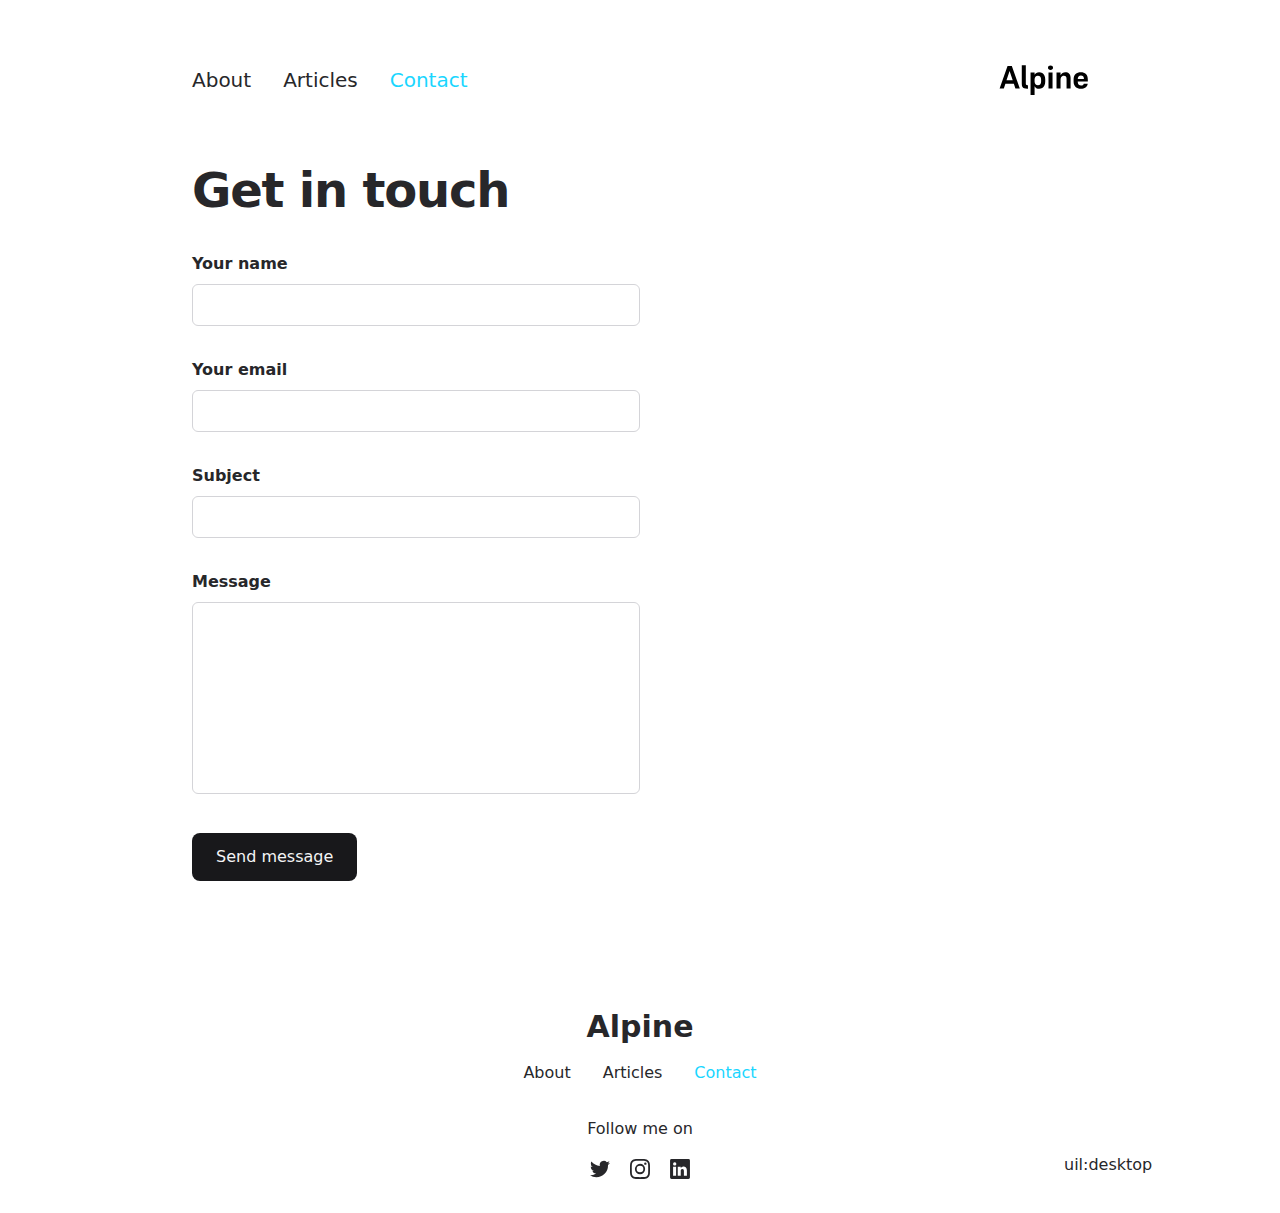
<file: contact/index.html>
<!DOCTYPE html><html lang="en"><head><meta charset="utf-8">
<meta name="viewport" content="width=device-width, initial-scale=1">
<title>Contact</title>
<meta name="twitter:card" content="summary_large_image">
<meta name="description" content="The minimalist blog theme">
<meta property="og:description" content="The minimalist blog theme">
<meta property="og:image" content="/social-card-preview.png">
<meta property="og:image:width" content="400">
<meta property="og:image:height" content="300">
<meta property="og:image:alt" content="An image showcasing my project.">
<meta property="og:title" content="Contact">
<link rel="preload" as="fetch" crossorigin="anonymous" href="/contact/_payload.json">
<link rel="stylesheet" href="/_nuxt/entry.CS1F4RMm.css">
<link rel="stylesheet" href="/_nuxt/DocumentDrivenNotFound.DSylgNKB.css">
<link rel="stylesheet" href="/_nuxt/ProseH1.CoOzZNfe.css">
<link rel="stylesheet" href="/_nuxt/ContactForm.CNEc55S_.css">
<link rel="stylesheet" href="/_nuxt/Input.Byye_SrG.css">
<link rel="stylesheet" href="/_nuxt/Button.QDn7F43B.css">
<link rel="modulepreload" as="script" crossorigin href="/_nuxt/entry.CiAD4lAe.js">
<link rel="modulepreload" as="script" crossorigin href="/_nuxt/NuxtImg.ksxJ7Sr8.js">
<link rel="modulepreload" as="script" crossorigin href="/_nuxt/document-driven.DVvUjxbe.js">
<link rel="modulepreload" as="script" crossorigin href="/_nuxt/DocumentDrivenEmpty.B57zTzAk.js">
<link rel="modulepreload" as="script" crossorigin href="/_nuxt/ContentRenderer.Co77t8kK.js">
<link rel="modulepreload" as="script" crossorigin href="/_nuxt/ContentRendererMarkdown.vue.BeATDWyq.js">
<link rel="modulepreload" as="script" crossorigin href="/_nuxt/DocumentDrivenNotFound.BdlYDGaM.js">
<link rel="modulepreload" as="script" crossorigin href="/_nuxt/default.CHIh2tdR.js">
<link rel="modulepreload" as="script" crossorigin href="/_nuxt/ContentRendererMarkdown.BVibKFWx.js">
<link rel="modulepreload" as="script" crossorigin href="/_nuxt/ProseH1.C6bUCb9D.js">
<link rel="modulepreload" as="script" crossorigin href="/_nuxt/ContactForm.B4W4hs-P.js">
<link rel="modulepreload" as="script" crossorigin href="/_nuxt/Input.DIlQd7Xi.js">
<link rel="modulepreload" as="script" crossorigin href="/_nuxt/Button.Ck3ps09a.js">
<link rel="prefetch" as="style" href="/_nuxt/article.BHCg1ZF1.css">
<link rel="prefetch" as="style" href="/_nuxt/ProseA.B6arPuVU.css">
<link rel="prefetch" as="script" crossorigin href="/_nuxt/article.CNIYFkdJ.js">
<link rel="prefetch" as="script" crossorigin href="/_nuxt/ProseA.CTi9UepX.js">
<link rel="prefetch" as="script" crossorigin href="/_nuxt/date.BcWussCh.js">
<link rel="prefetch" as="script" crossorigin href="/_nuxt/page.CFY8QNuB.js">
<link rel="prefetch" as="script" crossorigin href="/_nuxt/client-db.BNfPgvZ2.js">
<link rel="prefetch" as="style" href="/_nuxt/useStudio.Dqk92KBR.css">
<link rel="prefetch" as="script" crossorigin href="/_nuxt/useStudio.Ci2TmW4a.js">
<link rel="prefetch" as="style" href="/_nuxt/error-404.D8uONj7L.css">
<link rel="prefetch" as="script" crossorigin href="/_nuxt/error-404.CasPtzf5.js">
<link rel="prefetch" as="style" href="/_nuxt/error-500.p7T9h8Pv.css">
<link rel="prefetch" as="script" crossorigin href="/_nuxt/error-500.oJqhL1HH.js">
<script type="module" src="/_nuxt/entry.CiAD4lAe.js" crossorigin></script><style id="pinceau-runtime-hydratable">@media{.phy[--]{--puid:Qwjq32-v;}.pv-OCAoRF{max-width:var(--elements-container-maxWidth);padding-left:var(--elements-container-padding-mobile);padding-right:var(--elements-container-padding-mobile);}@media (min-width: 475px){.pv-OCAoRF{padding-left:var(--elements-container-padding-xs);padding-right:var(--elements-container-padding-xs);}}@media (min-width: 640px){.pv-OCAoRF{padding-left:var(--elements-container-padding-sm);padding-right:var(--elements-container-padding-sm);}}@media (min-width: 768px){.pv-OCAoRF{padding-left:var(--elements-container-padding-md);padding-right:var(--elements-container-padding-md);}}} </style><style id="pinceau-theme">@media { :root {--pinceau-mq: initial; --alpine-readableLine: 68ch;--alpine-backdrop-backgroundColor: #f4f4f5b3;--prose-code-inline-padding: 0.2rem 0.375rem 0.2rem 0.375rem;--prose-code-block-backdropFilter: contrast(1);--prose-code-block-border-style: solid;--prose-code-block-border-width: 1px;--prose-tbody-tr-borderBottom-style: dashed;--prose-tbody-tr-borderBottom-width: 1px;--prose-th-textAlign: inherit;--prose-thead-borderBottom-style: solid;--prose-thead-borderBottom-width: 1px;--prose-thead-border-style: solid;--prose-thead-border-width: 0px;--prose-table-textAlign: start;--prose-hr-width: 1px;--prose-hr-style: solid;--prose-li-listStylePosition: outside;--prose-ol-li-markerColor: currentColor;--prose-ol-paddingInlineStart: 21px;--prose-ol-listStyleType: decimal;--prose-ul-li-markerColor: currentColor;--prose-ul-paddingInlineStart: 21px;--prose-ul-listStyleType: disc;--prose-blockquote-border-style: solid;--prose-blockquote-border-width: 4px;--prose-blockquote-quotes: '201C' '201D' '2018' '2019';--prose-blockquote-paddingInlineStart: 24px;--prose-a-code-color-hover: currentColor;--prose-a-code-color-static: currentColor;--prose-a-hasCode-borderBottom: none;--prose-a-border-distance: 2px;--prose-a-border-color-hover: currentColor;--prose-a-border-color-static: currentColor;--prose-a-border-style-hover: solid;--prose-a-border-style-static: dashed;--prose-a-border-width: 1px;--prose-a-color-static: inherit;--prose-a-textDecoration: none;--prose-h6-margin: 3rem 0 2rem;--prose-h5-margin: 3rem 0 2rem;--prose-h4-margin: 3rem 0 2rem;--prose-h3-margin: 3rem 0 2rem;--prose-h2-margin: 3rem 0 2rem;--prose-h1-margin: 0 0 2rem;--prose-p-fontSize: 18px;--typography-lead-loose: 2;--typography-lead-relaxed: 1.625;--typography-lead-normal: 1.5;--typography-lead-snug: 1.375;--typography-lead-tight: 1.25;--typography-lead-none: 1;--typography-lead-10: 2.5rem;--typography-lead-9: 2.25rem;--typography-lead-8: 2rem;--typography-lead-7: 1.75rem;--typography-lead-6: 1.5rem;--typography-lead-5: 1.25rem;--typography-lead-4: 1rem;--typography-lead-3: .75rem;--typography-lead-2: .5rem;--typography-lead-1: .025rem;--typography-fontWeight-black: 900;--typography-fontWeight-extrabold: 800;--typography-fontWeight-bold: 700;--typography-fontWeight-semibold: 600;--typography-fontWeight-medium: 500;--typography-fontWeight-normal: 400;--typography-fontWeight-light: 300;--typography-fontWeight-extralight: 200;--typography-fontWeight-thin: 100;--typography-fontSize-9xl: 128px;--typography-fontSize-8xl: 96px;--typography-fontSize-7xl: 72px;--typography-fontSize-6xl: 60px;--typography-fontSize-5xl: 48px;--typography-fontSize-4xl: 36px;--typography-fontSize-3xl: 30px;--typography-fontSize-2xl: 24px;--typography-fontSize-xl: 20px;--typography-fontSize-lg: 18px;--typography-fontSize-base: 16px;--typography-fontSize-sm: 14px;--typography-fontSize-xs: 12px;--typography-letterSpacing-wide: 0.025em;--typography-letterSpacing-tight: -0.025em;--typography-verticalMargin-base: 24px;--typography-verticalMargin-sm: 16px;--elements-border-secondary-hover: [object Object];--elements-backdrop-background: #fffc;--elements-backdrop-filter: saturate(200%) blur(20px);--elements-container-maxWidth: 64rem;--lead-loose: 2;--lead-relaxed: 1.625;--lead-normal: 1.5;--lead-snug: 1.375;--lead-tight: 1.25;--lead-none: 1;--lead-10: 2.5rem;--lead-9: 2.25rem;--lead-8: 2rem;--lead-7: 1.75rem;--lead-6: 1.5rem;--lead-5: 1.25rem;--lead-4: 1rem;--lead-3: .75rem;--lead-2: .5rem;--lead-1: .025rem;--letterSpacing-widest: 0.1em;--letterSpacing-wider: 0.05em;--letterSpacing-wide: 0.025em;--letterSpacing-normal: 0em;--letterSpacing-tight: -0.025em;--letterSpacing-tighter: -0.05em;--fontSize-9xl: 8rem;--fontSize-8xl: 6rem;--fontSize-7xl: 4.5rem;--fontSize-6xl: 3.75rem;--fontSize-5xl: 3rem;--fontSize-4xl: 2.25rem;--fontSize-3xl: 1.875rem;--fontSize-2xl: 1.5rem;--fontSize-xl: 1.25rem;--fontSize-lg: 1.125rem;--fontSize-base: 1rem;--fontSize-sm: 0.875rem;--fontSize-xs: 0.75rem;--fontWeight-black: 900;--fontWeight-extrabold: 800;--fontWeight-bold: 700;--fontWeight-semibold: 600;--fontWeight-medium: 500;--fontWeight-normal: 400;--fontWeight-light: 300;--fontWeight-extralight: 200;--fontWeight-thin: 100;--font-mono: ui-monospace, SFMono-Regular, Menlo, Monaco, Consolas, Liberation Mono, Courier New, monospace;--font-serif: ui-serif, Georgia, Cambria, Times New Roman, Times, serif;--font-sans: ui-sans-serif, system-ui, -apple-system, BlinkMacSystemFont, Segoe UI, Roboto, Helvetica Neue, Arial, Noto Sans, sans-serif, Apple Color Emoji, Segoe UI Emoji, Segoe UI Symbol, Noto Color Emoji;--opacity-total: 1;--opacity-high: 0.8;--opacity-medium: 0.5;--opacity-soft: 0.3;--opacity-light: 0.15;--opacity-bright: 0.1;--opacity-noOpacity: 0;--borderWidth-lg: 3px;--borderWidth-md: 2px;--borderWidth-sm: 1px;--borderWidth-noBorder: 0;--space-rem-875: 0.875rem;--space-rem-625: 0.625rem;--space-rem-375: 0.375rem;--space-rem-125: 0.125rem;--space-px: 1px;--space-128: 32rem;--space-96: 24rem;--space-80: 20rem;--space-72: 18rem;--space-64: 16rem;--space-60: 15rem;--space-56: 14rem;--space-52: 13rem;--space-48: 12rem;--space-44: 11rem;--space-40: 10rem;--space-36: 9rem;--space-32: 8rem;--space-28: 7rem;--space-24: 6rem;--space-20: 5rem;--space-16: 4rem;--space-14: 3.5rem;--space-12: 3rem;--space-11: 2.75rem;--space-10: 2.5rem;--space-9: 2.25rem;--space-8: 2rem;--space-7: 1.75rem;--space-6: 1.5rem;--space-5: 1.25rem;--space-4: 1rem;--space-3: 0.75rem;--space-2: 0.5rem;--space-1: 0.25rem;--space-0: 0px;--size-full: 100%;--size-7xl: 80rem;--size-6xl: 72rem;--size-5xl: 64rem;--size-4xl: 56rem;--size-3xl: 48rem;--size-2xl: 42rem;--size-xl: 36rem;--size-lg: 32rem;--size-md: 28rem;--size-sm: 24rem;--size-xs: 20rem;--size-200: 200px;--size-104: 104px;--size-80: 80px;--size-64: 64px;--size-56: 56px;--size-48: 48px;--size-40: 40px;--size-32: 32px;--size-24: 24px;--size-20: 20px;--size-16: 16px;--size-12: 12px;--size-8: 8px;--size-6: 6px;--size-4: 4px;--size-2: 2px;--size-0: 0px;--radii-full: 9999px;--radii-3xl: 1.75rem;--radii-2xl: 1.5rem;--radii-xl: 1rem;--radii-lg: 0.75rem;--radii-md: 0.5rem;--radii-sm: 0.375rem;--radii-xs: 0.25rem;--radii-2xs: 0.125rem;--radii-none: 0px;--shadow-none: 0px 0px 0px 0px transparent;--shadow-lg: 0px 10px 15px -3px #000000, 0px 4px 6px -4px #000000;--shadow-md: 0px 4px 6px -1px #000000, 0px 2px 4px -2px #000000;--shadow-sm: 0px 1px 3px 0px #000000, 0px 1px 2px -1px #000000;--shadow-xs: 0px 1px 2px 0px #000000;--height-screen: 100vh;--width-screen: 100vw;--color-primary-900: #002e38;--color-primary-800: #005c70;--color-primary-700: #008aa9;--color-primary-600: #00b9e1;--color-primary-500: #1ad6ff;--color-primary-400: #40ddff;--color-primary-300: #66e4ff;--color-primary-200: #8deaff;--color-primary-100: #b3f1ff;--color-primary-50: #d9f8ff;--color-ruby-900: #380011;--color-ruby-800: #700021;--color-ruby-700: #a90032;--color-ruby-600: #e10043;--color-ruby-500: #ff1a5e;--color-ruby-400: #ff4079;--color-ruby-300: #ff6694;--color-ruby-200: #ff8dae;--color-ruby-100: #ffb3c9;--color-ruby-50: #ffd9e4;--color-pink-900: #380025;--color-pink-800: #70004b;--color-pink-700: #a90070;--color-pink-600: #e10095;--color-pink-500: #ff1ab2;--color-pink-400: #ff40bf;--color-pink-300: #ff66cc;--color-pink-200: #ff8dd8;--color-pink-100: #ffb3e5;--color-pink-50: #ffd9f2;--color-purple-900: #190038;--color-purple-800: #330070;--color-purple-700: #4c00a9;--color-purple-600: #6500e1;--color-purple-500: #811aff;--color-purple-400: #9640ff;--color-purple-300: #ab66ff;--color-purple-200: #c08dff;--color-purple-100: #d5b3ff;--color-purple-50: #ead9ff;--color-royalblue-900: #0b0531;--color-royalblue-800: #160a62;--color-royalblue-700: #211093;--color-royalblue-600: #2c15c4;--color-royalblue-500: #4127e8;--color-royalblue-400: #614bec;--color-royalblue-300: #806ff0;--color-royalblue-200: #a093f3;--color-royalblue-100: #c0b7f7;--color-royalblue-50: #dfdbfb;--color-indigoblue-900: #001238;--color-indigoblue-800: #002370;--color-indigoblue-700: #0035a9;--color-indigoblue-600: #0047e1;--color-indigoblue-500: #1a62ff;--color-indigoblue-400: #407cff;--color-indigoblue-300: #6696ff;--color-indigoblue-200: #8db0ff;--color-indigoblue-100: #b3cbff;--color-indigoblue-50: #d9e5ff;--color-blue-900: #002438;--color-blue-800: #004870;--color-blue-700: #006ca9;--color-blue-600: #0090e1;--color-blue-500: #1aadff;--color-blue-400: #40bbff;--color-blue-300: #66c8ff;--color-blue-200: #8dd6ff;--color-blue-100: #b3e4ff;--color-blue-50: #d9f1ff;--color-lightblue-900: #002e38;--color-lightblue-800: #005c70;--color-lightblue-700: #008aa9;--color-lightblue-600: #00b9e1;--color-lightblue-500: #1ad6ff;--color-lightblue-400: #40ddff;--color-lightblue-300: #66e4ff;--color-lightblue-200: #8deaff;--color-lightblue-100: #b3f1ff;--color-lightblue-50: #d9f8ff;--color-teal-900: #062a28;--color-teal-800: #0b544f;--color-teal-700: #117d77;--color-teal-600: #16a79e;--color-teal-500: #1cd1c6;--color-teal-400: #36e4da;--color-teal-300: #5fe9e1;--color-teal-200: #87efe9;--color-teal-100: #aff4f0;--color-teal-50: #d7faf8;--color-pear-900: #2a2b09;--color-pear-800: #545512;--color-pear-700: #7e801b;--color-pear-600: #a8aa24;--color-pear-500: #d0d32f;--color-pear-400: #d8da52;--color-pear-300: #e0e274;--color-pear-200: #e8e997;--color-pear-100: #eff0ba;--color-pear-50: #f7f8dc;--color-red-900: #380300;--color-red-800: #700700;--color-red-700: #a90a00;--color-red-600: #e10e00;--color-red-500: #ff281a;--color-red-400: #ff4c40;--color-red-300: #ff7066;--color-red-200: #ff948d;--color-red-100: #ffb7b3;--color-red-50: #ffdbd9;--color-orange-900: #381800;--color-orange-800: #702f00;--color-orange-700: #a94700;--color-orange-600: #e15e00;--color-orange-500: #ff7a1a;--color-orange-400: #ff9040;--color-orange-300: #ffa666;--color-orange-200: #ffbd8d;--color-orange-100: #ffd3b3;--color-orange-50: #ffe9d9;--color-yellow-900: #362b03;--color-yellow-800: #6d5605;--color-yellow-700: #a38108;--color-yellow-600: #daac0a;--color-yellow-500: #f5c828;--color-yellow-400: #f7d14c;--color-yellow-300: #f8da70;--color-yellow-200: #fae393;--color-yellow-100: #fcedb7;--color-yellow-50: #fdf6db;--color-green-900: #003f25;--color-green-800: #005e38;--color-green-700: #007e4a;--color-green-600: #009d5d;--color-green-500: #00bd6f;--color-green-400: #00dc82;--color-green-300: #30ffaa;--color-green-200: #83ffcc;--color-green-100: #acffdd;--color-green-50: #d6ffee;--color-gray-900: #18181B;--color-gray-800: #27272A;--color-gray-700: #3f3f46;--color-gray-600: #52525B;--color-gray-500: #71717A;--color-gray-400: #a1a1aa;--color-gray-300: #D4d4d8;--color-gray-200: #e4e4e7;--color-gray-100: #f4f4f5;--color-gray-50: #fafafa;--color-black: #0c0c0d;--color-white: #FFFFFF;--media-portrait: only screen and (orientation: portrait);--media-landscape: only screen and (orientation: landscape);--media-rm: (prefers-reduced-motion: reduce);--media-2xl: (min-width: 1536px);--media-xl: (min-width: 1280px);--media-lg: (min-width: 1024px);--media-md: (min-width: 768px);--media-sm: (min-width: 640px);--media-xs: (min-width: 475px);--alpine-body-color: var(--color-gray-800);--alpine-body-backgroundColor: var(--color-white);--prose-code-inline-fontWeight: var(--typography-fontWeight-normal);--prose-code-inline-fontSize: var(--typography-fontSize-sm);--prose-code-inline-borderRadius: var(--radii-xs);--prose-code-block-pre-padding: var(--typography-verticalMargin-sm);--prose-code-block-margin: var(--typography-verticalMargin-base) 0;--prose-code-block-fontSize: var(--typography-fontSize-sm);--prose-tbody-code-inline-fontSize: var(--typography-fontSize-sm);--prose-tbody-td-padding: var(--typography-verticalMargin-sm);--prose-th-fontWeight: var(--typography-fontWeight-semibold);--prose-th-padding: 0 var(--typography-verticalMargin-sm) var(--typography-verticalMargin-sm) var(--typography-verticalMargin-sm);--prose-table-lineHeight: var(--typography-lead-6);--prose-table-fontSize: var(--typography-fontSize-sm);--prose-table-margin: var(--typography-verticalMargin-base) 0;--prose-hr-margin: var(--typography-verticalMargin-base) 0;--prose-li-margin: var(--typography-verticalMargin-sm) 0;--prose-ol-margin: var(--typography-verticalMargin-base) 0;--prose-ul-margin: var(--typography-verticalMargin-base) 0;--prose-blockquote-margin: var(--typography-verticalMargin-base) 0;--prose-a-code-border-style: var(--prose-a-border-style-static);--prose-a-code-border-width: var(--prose-a-border-width);--prose-a-fontWeight: var(--typography-fontWeight-medium);--prose-img-margin: var(--typography-verticalMargin-base) 0;--prose-strong-fontWeight: var(--typography-fontWeight-semibold);--prose-h6-iconSize: var(--typography-fontSize-base);--prose-h6-fontWeight: var(--typography-fontWeight-semibold);--prose-h6-lineHeight: var(--typography-lead-normal);--prose-h6-fontSize: var(--typography-fontSize-lg);--prose-h5-iconSize: var(--typography-fontSize-lg);--prose-h5-fontWeight: var(--typography-fontWeight-semibold);--prose-h5-lineHeight: var(--typography-lead-snug);--prose-h5-fontSize: var(--typography-fontSize-xl);--prose-h4-iconSize: var(--typography-fontSize-lg);--prose-h4-letterSpacing: var(--typography-letterSpacing-tight);--prose-h4-fontWeight: var(--typography-fontWeight-semibold);--prose-h4-lineHeight: var(--typography-lead-snug);--prose-h4-fontSize: var(--typography-fontSize-2xl);--prose-h3-iconSize: var(--typography-fontSize-xl);--prose-h3-letterSpacing: var(--typography-letterSpacing-tight);--prose-h3-fontWeight: var(--typography-fontWeight-semibold);--prose-h3-lineHeight: var(--typography-lead-snug);--prose-h3-fontSize: var(--typography-fontSize-3xl);--prose-h2-iconSize: var(--typography-fontSize-2xl);--prose-h2-letterSpacing: var(--typography-letterSpacing-tight);--prose-h2-fontWeight: var(--typography-fontWeight-semibold);--prose-h2-lineHeight: var(--typography-lead-tight);--prose-h2-fontSize: var(--typography-fontSize-4xl);--prose-h1-iconSize: var(--typography-fontSize-3xl);--prose-h1-letterSpacing: var(--typography-letterSpacing-tight);--prose-h1-fontWeight: var(--typography-fontWeight-bold);--prose-h1-lineHeight: var(--typography-lead-tight);--prose-h1-fontSize: var(--typography-fontSize-5xl);--prose-p-br-margin: var(--typography-verticalMargin-base) 0 0 0;--prose-p-margin: var(--typography-verticalMargin-base) 0;--prose-p-lineHeight: var(--typography-lead-normal);--typography-color-primary-900: var(--color-primary-900);--typography-color-primary-800: var(--color-primary-800);--typography-color-primary-700: var(--color-primary-700);--typography-color-primary-600: var(--color-primary-600);--typography-color-primary-500: var(--color-primary-500);--typography-color-primary-400: var(--color-primary-400);--typography-color-primary-300: var(--color-primary-300);--typography-color-primary-200: var(--color-primary-200);--typography-color-primary-100: var(--color-primary-100);--typography-color-primary-50: var(--color-primary-50);--typography-font-code: var(--font-mono);--typography-font-body: var(--font-sans);--typography-font-display: var(--font-sans);--typography-body-backgroundColor: var(--color-white);--typography-body-color: var(--color-black);--elements-state-danger-borderColor-secondary: var(--color-red-200);--elements-state-danger-borderColor-primary: var(--color-red-100);--elements-state-danger-backgroundColor-secondary: var(--color-red-100);--elements-state-danger-backgroundColor-primary: var(--color-red-50);--elements-state-danger-color-secondary: var(--color-red-600);--elements-state-danger-color-primary: var(--color-red-500);--elements-state-warning-borderColor-secondary: var(--color-yellow-200);--elements-state-warning-borderColor-primary: var(--color-yellow-100);--elements-state-warning-backgroundColor-secondary: var(--color-yellow-100);--elements-state-warning-backgroundColor-primary: var(--color-yellow-50);--elements-state-warning-color-secondary: var(--color-yellow-700);--elements-state-warning-color-primary: var(--color-yellow-600);--elements-state-success-borderColor-secondary: var(--color-green-200);--elements-state-success-borderColor-primary: var(--color-green-100);--elements-state-success-backgroundColor-secondary: var(--color-green-100);--elements-state-success-backgroundColor-primary: var(--color-green-50);--elements-state-success-color-secondary: var(--color-green-600);--elements-state-success-color-primary: var(--color-green-500);--elements-state-info-borderColor-secondary: var(--color-blue-200);--elements-state-info-borderColor-primary: var(--color-blue-100);--elements-state-info-backgroundColor-secondary: var(--color-blue-100);--elements-state-info-backgroundColor-primary: var(--color-blue-50);--elements-state-info-color-secondary: var(--color-blue-600);--elements-state-info-color-primary: var(--color-blue-500);--elements-state-primary-borderColor-secondary: var(--color-primary-200);--elements-state-primary-borderColor-primary: var(--color-primary-100);--elements-state-primary-backgroundColor-secondary: var(--color-primary-100);--elements-state-primary-backgroundColor-primary: var(--color-primary-50);--elements-state-primary-color-secondary: var(--color-primary-700);--elements-state-primary-color-primary: var(--color-primary-600);--elements-surface-secondary-backgroundColor: var(--color-gray-200);--elements-surface-primary-backgroundColor: var(--color-gray-100);--elements-surface-background-base: var(--color-gray-100);--elements-border-secondary-static: var(--color-gray-200);--elements-border-primary-hover: var(--color-gray-200);--elements-border-primary-static: var(--color-gray-100);--elements-container-padding-md: var(--space-16);--elements-container-padding-sm: var(--space-12);--elements-container-padding-xs: var(--space-8);--elements-container-padding-mobile: var(--space-6);--elements-text-secondary-color-hover: var(--color-gray-700);--elements-text-secondary-color-static: var(--color-gray-500);--elements-text-primary-color-static: var(--color-gray-900);--text-6xl-lineHeight: var(--lead-none);--text-6xl-fontSize: var(--fontSize-6xl);--text-5xl-lineHeight: var(--lead-none);--text-5xl-fontSize: var(--fontSize-5xl);--text-4xl-lineHeight: var(--lead-10);--text-4xl-fontSize: var(--fontSize-4xl);--text-3xl-lineHeight: var(--lead-9);--text-3xl-fontSize: var(--fontSize-3xl);--text-2xl-lineHeight: var(--lead-8);--text-2xl-fontSize: var(--fontSize-2xl);--text-xl-lineHeight: var(--lead-7);--text-xl-fontSize: var(--fontSize-xl);--text-lg-lineHeight: var(--lead-7);--text-lg-fontSize: var(--fontSize-lg);--text-base-lineHeight: var(--lead-6);--text-base-fontSize: var(--fontSize-base);--text-sm-lineHeight: var(--lead-5);--text-sm-fontSize: var(--fontSize-sm);--text-xs-lineHeight: var(--lead-4);--text-xs-fontSize: var(--fontSize-xs);--shadow-2xl: 0px 25px 50px -12px var(--color-gray-900);--shadow-xl: 0px 20px 25px -5px var(--color-gray-400), 0px 8px 10px -6px #000000;--color-secondary-900: var(--color-gray-900);--color-secondary-800: var(--color-gray-800);--color-secondary-700: var(--color-gray-700);--color-secondary-600: var(--color-gray-600);--color-secondary-500: var(--color-gray-500);--color-secondary-400: var(--color-gray-400);--color-secondary-300: var(--color-gray-300);--color-secondary-200: var(--color-gray-200);--color-secondary-100: var(--color-gray-100);--color-secondary-50: var(--color-gray-50);--prose-a-code-background-hover: var(--typography-color-primary-50);--prose-a-code-border-color-hover: var(--typography-color-primary-500);--prose-a-color-hover: var(--typography-color-primary-500);--typography-color-secondary-900: var(--color-secondary-900);--typography-color-secondary-800: var(--color-secondary-800);--typography-color-secondary-700: var(--color-secondary-700);--typography-color-secondary-600: var(--color-secondary-600);--typography-color-secondary-500: var(--color-secondary-500);--typography-color-secondary-400: var(--color-secondary-400);--typography-color-secondary-300: var(--color-secondary-300);--typography-color-secondary-200: var(--color-secondary-200);--typography-color-secondary-100: var(--color-secondary-100);--typography-color-secondary-50: var(--color-secondary-50);--prose-code-inline-backgroundColor: var(--typography-color-secondary-100);--prose-code-inline-color: var(--typography-color-secondary-700);--prose-code-block-backgroundColor: var(--typography-color-secondary-100);--prose-code-block-color: var(--typography-color-secondary-700);--prose-code-block-border-color: var(--typography-color-secondary-200);--prose-tbody-tr-borderBottom-color: var(--typography-color-secondary-200);--prose-th-color: var(--typography-color-secondary-600);--prose-thead-borderBottom-color: var(--typography-color-secondary-200);--prose-thead-border-color: var(--typography-color-secondary-300);--prose-hr-color: var(--typography-color-secondary-200);--prose-blockquote-border-color: var(--typography-color-secondary-200);--prose-blockquote-color: var(--typography-color-secondary-500);--prose-a-code-border-color-static: var(--typography-color-secondary-400); } }@media { :root.dark {--pinceau-mq: dark; --alpine-backdrop-backgroundColor: #18181bb3;--prose-code-block-backdropFilter: contrast(1);--prose-ol-li-markerColor: currentColor;--prose-ul-li-markerColor: currentColor;--prose-a-code-color-hover: currentColor;--prose-a-code-color-static: currentColor;--prose-a-border-color-hover: currentColor;--prose-a-border-color-static: currentColor;--prose-a-color-static: inherit;--elements-backdrop-background: #0c0d0ccc;--alpine-body-color: var(--color-gray-200);--alpine-body-backgroundColor: var(--color-black);--typography-body-backgroundColor: var(--color-black);--typography-body-color: var(--color-white);--elements-state-danger-borderColor-secondary: var(--color-red-700);--elements-state-danger-borderColor-primary: var(--color-red-800);--elements-state-danger-backgroundColor-secondary: var(--color-red-800);--elements-state-danger-backgroundColor-primary: var(--color-red-900);--elements-state-danger-color-secondary: var(--color-red-200);--elements-state-danger-color-primary: var(--color-red-300);--elements-state-warning-borderColor-secondary: var(--color-yellow-700);--elements-state-warning-borderColor-primary: var(--color-yellow-800);--elements-state-warning-backgroundColor-secondary: var(--color-yellow-800);--elements-state-warning-backgroundColor-primary: var(--color-yellow-900);--elements-state-warning-color-secondary: var(--color-yellow-200);--elements-state-warning-color-primary: var(--color-yellow-400);--elements-state-success-borderColor-secondary: var(--color-green-700);--elements-state-success-borderColor-primary: var(--color-green-800);--elements-state-success-backgroundColor-secondary: var(--color-green-800);--elements-state-success-backgroundColor-primary: var(--color-green-900);--elements-state-success-color-secondary: var(--color-green-200);--elements-state-success-color-primary: var(--color-green-400);--elements-state-info-borderColor-secondary: var(--color-blue-700);--elements-state-info-borderColor-primary: var(--color-blue-800);--elements-state-info-backgroundColor-secondary: var(--color-blue-800);--elements-state-info-backgroundColor-primary: var(--color-blue-900);--elements-state-info-color-secondary: var(--color-blue-200);--elements-state-info-color-primary: var(--color-blue-400);--elements-state-primary-borderColor-secondary: var(--color-primary-700);--elements-state-primary-borderColor-primary: var(--color-primary-800);--elements-state-primary-backgroundColor-secondary: var(--color-primary-800);--elements-state-primary-backgroundColor-primary: var(--color-primary-900);--elements-state-primary-color-secondary: var(--color-primary-200);--elements-state-primary-color-primary: var(--color-primary-400);--elements-surface-secondary-backgroundColor: var(--color-gray-800);--elements-surface-primary-backgroundColor: var(--color-gray-900);--elements-surface-background-base: var(--color-gray-900);--elements-border-secondary-static: var(--color-gray-800);--elements-border-primary-hover: var(--color-gray-800);--elements-border-primary-static: var(--color-gray-900);--elements-text-secondary-color-hover: var(--color-gray-200);--elements-text-secondary-color-static: var(--color-gray-400);--elements-text-primary-color-static: var(--color-gray-50);--prose-a-code-background-hover: var(--typography-color-primary-900);--prose-a-code-border-color-hover: var(--typography-color-primary-600);--prose-a-color-hover: var(--typography-color-primary-400);--prose-code-inline-backgroundColor: var(--typography-color-secondary-800);--prose-code-inline-color: var(--typography-color-secondary-200);--prose-code-block-backgroundColor: var(--typography-color-secondary-900);--prose-code-block-color: var(--typography-color-secondary-200);--prose-code-block-border-color: var(--typography-color-secondary-800);--prose-tbody-tr-borderBottom-color: var(--typography-color-secondary-800);--prose-th-color: var(--typography-color-secondary-400);--prose-thead-borderBottom-color: var(--typography-color-secondary-800);--prose-thead-border-color: var(--typography-color-secondary-600);--prose-hr-color: var(--typography-color-secondary-800);--prose-blockquote-border-color: var(--typography-color-secondary-700);--prose-blockquote-color: var(--typography-color-secondary-400);--prose-a-code-border-color-static: var(--typography-color-secondary-600); } }</style><script>"use strict";(()=>{const a=window,e=document.documentElement,m=["dark","light"],c=window&&window.localStorage&&window.localStorage.getItem&&window.localStorage.getItem("nuxt-color-mode")||"system";let n=c==="system"?d():c;const l=e.getAttribute("data-color-mode-forced");l&&(n=l),i(n),a["__NUXT_COLOR_MODE__"]={preference:c,value:n,getColorScheme:d,addColorScheme:i,removeColorScheme:f};function i(o){const t=""+o+"",s="";e.classList?e.classList.add(t):e.className+=" "+t,s&&e.setAttribute("data-"+s,o)}function f(o){const t=""+o+"",s="";e.classList?e.classList.remove(t):e.className=e.className.replace(new RegExp(t,"g"),""),s&&e.removeAttribute("data-"+s)}function r(o){return a.matchMedia("(prefers-color-scheme"+o+")")}function d(){if(a.matchMedia&&r("").media!=="not all"){for(const o of m)if(r(":"+o).matches)return o}return"light"}})();
</script></head><body><div id="__nuxt"><div class="container pv-OCAoRF pc-Qwjq32 app-layout" data-v-ad2b2be0 data-v-d801e751><!--[--><div class="nuxt-progress" style="width:0%;height:3px;opacity:0;background-size:Infinity% auto;" data-v-ad2b2be0></div><header class="right" data-v-ad2b2be0 data-v-81de7f07><div class="menu" data-v-81de7f07><button aria-label="Navigation Menu" data-v-81de7f07><svg width="24" height="24" viewBox="0 0 68 68" fill="currentColor" xmlns="http://www.w3.org/2000/svg" data-v-81de7f07><path d="M8 34C8 32.1362 8 31.2044 8.30448 30.4693C8.71046 29.4892 9.48915 28.7105 10.4693 28.3045C11.2044 28 12.1362 28 14 28C15.8638 28 16.7956 28 17.5307 28.3045C18.5108 28.7105 19.2895 29.4892 19.6955 30.4693C20 31.2044 20 32.1362 20 34C20 35.8638 20 36.7956 19.6955 37.5307C19.2895 38.5108 18.5108 39.2895 17.5307 39.6955C16.7956 40 15.8638 40 14 40C12.1362 40 11.2044 40 10.4693 39.6955C9.48915 39.2895 8.71046 38.5108 8.30448 37.5307C8 36.7956 8 35.8638 8 34Z" data-v-81de7f07></path><path d="M28 34C28 32.1362 28 31.2044 28.3045 30.4693C28.7105 29.4892 29.4892 28.7105 30.4693 28.3045C31.2044 28 32.1362 28 34 28C35.8638 28 36.7956 28 37.5307 28.3045C38.5108 28.7105 39.2895 29.4892 39.6955 30.4693C40 31.2044 40 32.1362 40 34C40 35.8638 40 36.7956 39.6955 37.5307C39.2895 38.5108 38.5108 39.2895 37.5307 39.6955C36.7956 40 35.8638 40 34 40C32.1362 40 31.2044 40 30.4693 39.6955C29.4892 39.2895 28.7105 38.5108 28.3045 37.5307C28 36.7956 28 35.8638 28 34Z" data-v-81de7f07></path><path d="M48 34C48 32.1362 48 31.2044 48.3045 30.4693C48.7105 29.4892 49.4892 28.7105 50.4693 28.3045C51.2044 28 52.1362 28 54 28C55.8638 28 56.7956 28 57.5307 28.3045C58.5108 28.7105 59.2895 29.4892 59.6955 30.4693C60 31.2044 60 32.1362 60 34C60 35.8638 60 36.7956 59.6955 37.5307C59.2895 38.5108 58.5108 39.2895 57.5307 39.6955C56.7956 40 55.8638 40 54 40C52.1362 40 51.2044 40 50.4693 39.6955C49.4892 39.2895 48.7105 38.5108 48.3045 37.5307C48 36.7956 48 35.8638 48 34Z" data-v-81de7f07></path></svg></button></div><div class="overlay" data-v-81de7f07><nav data-v-81de7f07 data-v-79444231><ul data-v-79444231><!--[--><li data-v-79444231><a href="/" class="" data-v-79444231><span class="underline-fx" data-v-79444231></span> About</a></li><li data-v-79444231><a href="/articles" class="" data-v-79444231><span class="underline-fx" data-v-79444231></span> Articles</a></li><li data-v-79444231><a aria-current="page" href="/contact" class="router-link-active router-link-exact-active" data-v-79444231><span class="underline-fx" data-v-79444231></span> Contact</a></li><!--]--></ul></nav></div><div class="logo" data-v-81de7f07><a href="/" class="" data-v-81de7f07><img src="/logo-dark.svg" class="dark-img" alt="alpine" width="89" height="31" data-v-81de7f07><img src="/logo.svg" class="light-img" alt="alpine" width="89" height="31" data-v-81de7f07></a></div><div class="main-nav" data-v-81de7f07><nav data-v-81de7f07 data-v-79444231><ul data-v-79444231><!--[--><li data-v-79444231><a href="/" class="" data-v-79444231><span class="underline-fx" data-v-79444231></span> About</a></li><li data-v-79444231><a href="/articles" class="" data-v-79444231><span class="underline-fx" data-v-79444231></span> Articles</a></li><li data-v-79444231><a aria-current="page" href="/contact" class="router-link-active router-link-exact-active" data-v-79444231><span class="underline-fx" data-v-79444231></span> Contact</a></li><!--]--></ul></nav></div></header><!--[--><div class="document-driven-page"><main><!--[--><div><h1 id="get-in-touch" data-v-41f9c223><a aria-current="page" href="/contact#get-in-touch" class="router-link-active router-link-exact-active" data-v-41f9c223><!--[-->Get in touch<!--]--><!----></a></h1><form class="contact-form" method="POST" action data-v-48cd8cb1><div class="inputs" data-v-48cd8cb1><!--[--><div data-v-48cd8cb1 data-v-56fcce6a><label for="name" data-v-56fcce6a>Your name</label><input id="name" name="name" value="" type="text" placeholder="" data-v-56fcce6a></div><div data-v-48cd8cb1 data-v-56fcce6a><label for="email" data-v-56fcce6a>Your email</label><input id="email" name="email" value="" type="email" placeholder="" data-v-56fcce6a></div><div data-v-48cd8cb1 data-v-56fcce6a><label for="subject" data-v-56fcce6a>Subject</label><input id="subject" name="subject" value="" type="text" placeholder="" data-v-56fcce6a></div><div data-v-48cd8cb1 data-v-56fcce6a><label for="message" data-v-56fcce6a>Message</label><textarea id="message" name="message" type="textarea" placeholder="" data-v-56fcce6a></textarea></div><!--]--></div><div data-v-48cd8cb1><button type="submit" disabled data-v-48cd8cb1 data-v-016170f4><!--[-->Send message<!--]--></button></div></form></div><!--]--></main></div><!--]--><footer class="center" data-v-ad2b2be0 data-v-003a36fc><a href="https://www.github.com/nuxt-themes/alpine" rel="noopener noreferrer" class="credits" data-v-003a36fc>Alpine</a><div class="navigation" data-v-003a36fc><nav data-v-003a36fc data-v-79444231><ul data-v-79444231><!--[--><li data-v-79444231><a href="/" class="" data-v-79444231><span class="underline-fx" data-v-79444231></span> About</a></li><li data-v-79444231><a href="/articles" class="" data-v-79444231><span class="underline-fx" data-v-79444231></span> Articles</a></li><li data-v-79444231><a aria-current="page" href="/contact" class="router-link-active router-link-exact-active" data-v-79444231><span class="underline-fx" data-v-79444231></span> Contact</a></li><!--]--></ul></nav></div><p class="message" data-v-003a36fc>Follow me on</p><div class="icons" data-v-003a36fc><div class="social" data-v-003a36fc><!--[--><a href="https://twitter.com/nuxtlabs" rel="noopener noreferrer" target="_blank" title="nuxtlabs" aria-label="nuxtlabs" data-v-48ea35e8><svg xmlns="http://www.w3.org/2000/svg" xmlns:xlink="http://www.w3.org/1999/xlink" aria-hidden="true" role="img" class="icon" data-v-48ea35e8 style="" width="1em" height="1em" viewBox="0 0 24 24" data-v-900ba019><path fill="currentColor" d="M22 5.8a8.49 8.49 0 0 1-2.36.64a4.13 4.13 0 0 0 1.81-2.27a8.21 8.21 0 0 1-2.61 1a4.1 4.1 0 0 0-7 3.74a11.64 11.64 0 0 1-8.45-4.29a4.16 4.16 0 0 0-.55 2.07a4.09 4.09 0 0 0 1.82 3.41a4.05 4.05 0 0 1-1.86-.51v.05a4.1 4.1 0 0 0 3.3 4a3.93 3.93 0 0 1-1.1.17a4.9 4.9 0 0 1-.77-.07a4.11 4.11 0 0 0 3.83 2.84A8.22 8.22 0 0 1 3 18.34a7.93 7.93 0 0 1-1-.06a11.57 11.57 0 0 0 6.29 1.85A11.59 11.59 0 0 0 20 8.45v-.53a8.43 8.43 0 0 0 2-2.12"/></svg></a><a href="https://instagram.com/atinuxt" rel="noopener noreferrer" target="_blank" title="atinuxt" aria-label="atinuxt" data-v-48ea35e8><svg xmlns="http://www.w3.org/2000/svg" xmlns:xlink="http://www.w3.org/1999/xlink" aria-hidden="true" role="img" class="icon" data-v-48ea35e8 style="" width="1em" height="1em" viewBox="0 0 24 24" data-v-900ba019><path fill="currentColor" d="M17.34 5.46a1.2 1.2 0 1 0 1.2 1.2a1.2 1.2 0 0 0-1.2-1.2m4.6 2.42a7.59 7.59 0 0 0-.46-2.43a4.94 4.94 0 0 0-1.16-1.77a4.7 4.7 0 0 0-1.77-1.15a7.3 7.3 0 0 0-2.43-.47C15.06 2 14.72 2 12 2s-3.06 0-4.12.06a7.3 7.3 0 0 0-2.43.47a4.78 4.78 0 0 0-1.77 1.15a4.7 4.7 0 0 0-1.15 1.77a7.3 7.3 0 0 0-.47 2.43C2 8.94 2 9.28 2 12s0 3.06.06 4.12a7.3 7.3 0 0 0 .47 2.43a4.7 4.7 0 0 0 1.15 1.77a4.78 4.78 0 0 0 1.77 1.15a7.3 7.3 0 0 0 2.43.47C8.94 22 9.28 22 12 22s3.06 0 4.12-.06a7.3 7.3 0 0 0 2.43-.47a4.7 4.7 0 0 0 1.77-1.15a4.85 4.85 0 0 0 1.16-1.77a7.59 7.59 0 0 0 .46-2.43c0-1.06.06-1.4.06-4.12s0-3.06-.06-4.12M20.14 16a5.61 5.61 0 0 1-.34 1.86a3.06 3.06 0 0 1-.75 1.15a3.19 3.19 0 0 1-1.15.75a5.61 5.61 0 0 1-1.86.34c-1 .05-1.37.06-4 .06s-3 0-4-.06a5.73 5.73 0 0 1-1.94-.3a3.27 3.27 0 0 1-1.1-.75a3 3 0 0 1-.74-1.15a5.54 5.54 0 0 1-.4-1.9c0-1-.06-1.37-.06-4s0-3 .06-4a5.54 5.54 0 0 1 .35-1.9A3 3 0 0 1 5 5a3.14 3.14 0 0 1 1.1-.8A5.73 5.73 0 0 1 8 3.86c1 0 1.37-.06 4-.06s3 0 4 .06a5.61 5.61 0 0 1 1.86.34a3.06 3.06 0 0 1 1.19.8a3.06 3.06 0 0 1 .75 1.1a5.61 5.61 0 0 1 .34 1.9c.05 1 .06 1.37.06 4s-.01 3-.06 4M12 6.87A5.13 5.13 0 1 0 17.14 12A5.12 5.12 0 0 0 12 6.87m0 8.46A3.33 3.33 0 1 1 15.33 12A3.33 3.33 0 0 1 12 15.33"/></svg></a><a href="https://www.linkedin.com/company/nuxtlabs" rel="noopener noreferrer" target="_blank" title="LinkedIn" aria-label="LinkedIn" data-v-48ea35e8><svg xmlns="http://www.w3.org/2000/svg" xmlns:xlink="http://www.w3.org/1999/xlink" aria-hidden="true" role="img" class="icon" data-v-48ea35e8 style="" width="1em" height="1em" viewBox="0 0 24 24" data-v-900ba019><path fill="currentColor" d="M20.47 2H3.53a1.45 1.45 0 0 0-1.47 1.43v17.14A1.45 1.45 0 0 0 3.53 22h16.94a1.45 1.45 0 0 0 1.47-1.43V3.43A1.45 1.45 0 0 0 20.47 2M8.09 18.74h-3v-9h3ZM6.59 8.48a1.56 1.56 0 1 1 0-3.12a1.57 1.57 0 1 1 0 3.12m12.32 10.26h-3v-4.83c0-1.21-.43-2-1.52-2A1.65 1.65 0 0 0 12.85 13a2 2 0 0 0-.1.73v5h-3v-9h3V11a3 3 0 0 1 2.71-1.5c2 0 3.45 1.29 3.45 4.06Z"/></svg></a><!--]--></div><div class="color-mode-switch" data-v-003a36fc><button aria-label="Color Mode" data-v-003a36fc data-v-79ec4964><span data-v-79ec4964></span></button></div></div></footer><!--]--></div></div><script type="application/json" id="__NUXT_DATA__" data-ssr="true" data-src="/contact/_payload.json">[{"state":1,"once":92,"_errors":94,"serverRendered":65,"path":7,"prerenderedAt":96},["Reactive",2],{"$sdd-pages":3,"$sdd-surrounds":37,"$sdd-globals":61,"$scolor-mode":63,"$sdd-navigation":66,"$sicons":83},["ShallowRef",4],["ShallowReactive",5],{"/contact":6},{"_path":7,"_dir":8,"_draft":9,"_partial":9,"_locale":8,"title":10,"description":8,"layout":11,"body":12,"_type":32,"_id":33,"_source":34,"_file":35,"_extension":36},"/contact","",false,"Contact","default",{"type":13,"children":14,"toc":29},"root",[15,24],{"type":16,"tag":17,"props":18,"children":20},"element","h1",{"id":19},"get-in-touch",[21],{"type":22,"value":23},"text","Get in touch",{"type":16,"tag":25,"props":26,"children":28},"contact-form",{":fields":27},"[{\"type\":\"text\",\"name\":\"name\",\"label\":\"Your name\",\"required\":true},{\"type\":\"email\",\"name\":\"email\",\"label\":\"Your email\",\"required\":true},{\"type\":\"text\",\"name\":\"subject\",\"label\":\"Subject\",\"required\":false},{\"type\":\"textarea\",\"name\":\"message\",\"label\":\"Message\",\"required\":true}]",[],{"title":8,"searchDepth":30,"depth":30,"links":31},2,[],"markdown","content:3.contact.md","content","3.contact.md","md",["ShallowRef",38],["ShallowReactive",39],{"/contact":40},[41,47],{"_path":42,"_dir":8,"_draft":9,"_partial":9,"_locale":8,"title":43,"description":8,"layout":44,"_type":32,"_id":45,"_source":34,"_file":46,"_extension":36},"/articles","Articles","page","content:2.articles.md","2.articles.md",{"_path":48,"_dir":49,"_draft":9,"_partial":9,"_locale":8,"title":50,"description":51,"cover":52,"author":53,"date":57,"layout":58,"_type":32,"_id":59,"_source":34,"_file":60,"_extension":36},"/articles/get-started","articles","Get started with Alpine","Creating a blog with Alpine is a command away, as well as deploying to many platforms.","/articles/get-started.webp",{"name":54,"avatarUrl":55,"link":56},"Sébastien Chopin","https://pbs.twimg.com/profile_images/1042510623962275840/1Iw_Mvud_400x400.jpg","https://twitter.com/atinux","2022-08-23T00:00:00.000Z","article","content:articles:1.get-started.md","articles/1.get-started.md",["ShallowRef",62],{},{"preference":64,"value":64,"unknown":65,"forced":9},"system",true,[67,70,82],{"title":68,"_path":69,"layout":11},"About","/",{"title":43,"_path":42,"children":71,"layout":44},[72,73,76,79],{"title":50,"_path":48,"layout":58},{"title":74,"_path":75,"layout":58},"Configure Alpine","/articles/configure",{"title":77,"_path":78,"layout":58},"Write Articles","/articles/write-articles",{"title":80,"_path":81,"layout":58},"Customize Alpine","/articles/design-tokens",{"title":10,"_path":7,"layout":11},{"uil:twitter":84,"uil:instagram":88,"uil:linkedin":90},{"left":85,"top":85,"width":86,"height":86,"rotate":85,"vFlip":9,"hFlip":9,"body":87},0,24,"\u003Cpath fill=\"currentColor\" d=\"M22 5.8a8.49 8.49 0 0 1-2.36.64a4.13 4.13 0 0 0 1.81-2.27a8.21 8.21 0 0 1-2.61 1a4.1 4.1 0 0 0-7 3.74a11.64 11.64 0 0 1-8.45-4.29a4.16 4.16 0 0 0-.55 2.07a4.09 4.09 0 0 0 1.82 3.41a4.05 4.05 0 0 1-1.86-.51v.05a4.1 4.1 0 0 0 3.3 4a3.93 3.93 0 0 1-1.1.17a4.9 4.9 0 0 1-.77-.07a4.11 4.11 0 0 0 3.83 2.84A8.22 8.22 0 0 1 3 18.34a7.93 7.93 0 0 1-1-.06a11.57 11.57 0 0 0 6.29 1.85A11.59 11.59 0 0 0 20 8.45v-.53a8.43 8.43 0 0 0 2-2.12\"/>",{"left":85,"top":85,"width":86,"height":86,"rotate":85,"vFlip":9,"hFlip":9,"body":89},"\u003Cpath fill=\"currentColor\" d=\"M17.34 5.46a1.2 1.2 0 1 0 1.2 1.2a1.2 1.2 0 0 0-1.2-1.2m4.6 2.42a7.59 7.59 0 0 0-.46-2.43a4.94 4.94 0 0 0-1.16-1.77a4.7 4.7 0 0 0-1.77-1.15a7.3 7.3 0 0 0-2.43-.47C15.06 2 14.72 2 12 2s-3.06 0-4.12.06a7.3 7.3 0 0 0-2.43.47a4.78 4.78 0 0 0-1.77 1.15a4.7 4.7 0 0 0-1.15 1.77a7.3 7.3 0 0 0-.47 2.43C2 8.94 2 9.28 2 12s0 3.06.06 4.12a7.3 7.3 0 0 0 .47 2.43a4.7 4.7 0 0 0 1.15 1.77a4.78 4.78 0 0 0 1.77 1.15a7.3 7.3 0 0 0 2.43.47C8.94 22 9.28 22 12 22s3.06 0 4.12-.06a7.3 7.3 0 0 0 2.43-.47a4.7 4.7 0 0 0 1.77-1.15a4.85 4.85 0 0 0 1.16-1.77a7.59 7.59 0 0 0 .46-2.43c0-1.06.06-1.4.06-4.12s0-3.06-.06-4.12M20.14 16a5.61 5.61 0 0 1-.34 1.86a3.06 3.06 0 0 1-.75 1.15a3.19 3.19 0 0 1-1.15.75a5.61 5.61 0 0 1-1.86.34c-1 .05-1.37.06-4 .06s-3 0-4-.06a5.73 5.73 0 0 1-1.94-.3a3.27 3.27 0 0 1-1.1-.75a3 3 0 0 1-.74-1.15a5.54 5.54 0 0 1-.4-1.9c0-1-.06-1.37-.06-4s0-3 .06-4a5.54 5.54 0 0 1 .35-1.9A3 3 0 0 1 5 5a3.14 3.14 0 0 1 1.1-.8A5.73 5.73 0 0 1 8 3.86c1 0 1.37-.06 4-.06s3 0 4 .06a5.61 5.61 0 0 1 1.86.34a3.06 3.06 0 0 1 1.19.8a3.06 3.06 0 0 1 .75 1.1a5.61 5.61 0 0 1 .34 1.9c.05 1 .06 1.37.06 4s-.01 3-.06 4M12 6.87A5.13 5.13 0 1 0 17.14 12A5.12 5.12 0 0 0 12 6.87m0 8.46A3.33 3.33 0 1 1 15.33 12A3.33 3.33 0 0 1 12 15.33\"/>",{"left":85,"top":85,"width":86,"height":86,"rotate":85,"vFlip":9,"hFlip":9,"body":91},"\u003Cpath fill=\"currentColor\" d=\"M20.47 2H3.53a1.45 1.45 0 0 0-1.47 1.43v17.14A1.45 1.45 0 0 0 3.53 22h16.94a1.45 1.45 0 0 0 1.47-1.43V3.43A1.45 1.45 0 0 0 20.47 2M8.09 18.74h-3v-9h3ZM6.59 8.48a1.56 1.56 0 1 1 0-3.12a1.57 1.57 0 1 1 0 3.12m12.32 10.26h-3v-4.83c0-1.21-.43-2-1.52-2A1.65 1.65 0 0 0 12.85 13a2 2 0 0 0-.1.73v5h-3v-9h3V11a3 3 0 0 1 2.71-1.5c2 0 3.45 1.29 3.45 4.06Z\"/>",["Reactive",93],["Set"],["Reactive",95],{},1709003333651]</script>
<script>window.__NUXT__={};window.__NUXT__.config={public:{FORMSPREE_URL:"",plausible:{hashMode:false,trackLocalhost:false,domain:"",apiHost:"https://plausible.io",autoPageviews:true,autoOutboundTracking:false},studio:{apiURL:"https://api.nuxt.studio",iframeMessagingAllowedOrigins:""},mdc:{components:{prose:true,map:{p:"prose-p",a:"prose-a",blockquote:"prose-blockquote","code-inline":"prose-code-inline",code:"ProseCodeInline",em:"prose-em",h1:"prose-h1",h2:"prose-h2",h3:"prose-h3",h4:"prose-h4",h5:"prose-h5",h6:"prose-h6",hr:"prose-hr",img:"prose-img",ul:"prose-ul",ol:"prose-ol",li:"prose-li",strong:"prose-strong",table:"prose-table",thead:"prose-thead",tbody:"prose-tbody",td:"prose-td",th:"prose-th",tr:"prose-tr"}},headings:{anchorLinks:{h1:false,h2:true,h3:true,h4:true,h5:false,h6:false}}},content:{locales:[],defaultLocale:"",integrity:1709003305862,experimental:{stripQueryParameters:false,advanceQuery:false,clientDB:false},respectPathCase:false,api:{baseURL:"/api/_content"},navigation:{fields:["navTitle","layout"]},tags:{p:"prose-p",a:"prose-a",blockquote:"prose-blockquote","code-inline":"prose-code-inline",code:"ProseCodeInline",em:"prose-em",h1:"prose-h1",h2:"prose-h2",h3:"prose-h3",h4:"prose-h4",h5:"prose-h5",h6:"prose-h6",hr:"prose-hr",img:"prose-img",ul:"prose-ul",ol:"prose-ol",li:"prose-li",strong:"prose-strong",table:"prose-table",thead:"prose-thead",tbody:"prose-tbody",td:"prose-td",th:"prose-th",tr:"prose-tr"},highlight:{theme:{default:"github-light",dark:"github-dark"},preload:["json","js","ts","html","css","vue","diff","shell","markdown","yaml","bash","ini","c","cpp"],highlighter:"shiki",langs:["js","jsx","json","ts","tsx","vue","css","html","vue","bash","md","mdc","yaml","json","js","ts","html","css","vue","diff","shell","markdown","yaml","bash","ini","c","cpp"]},wsUrl:"",documentDriven:{page:true,navigation:true,surround:true,globals:{},layoutFallbacks:["theme"],injectPage:true},host:"",trailingSlash:false,search:"",contentHead:true,anchorLinks:{depth:4,exclude:[1]}}},app:{baseURL:"/",buildAssetsDir:"/_nuxt/",cdnURL:""}}</script></body></html>
</file>
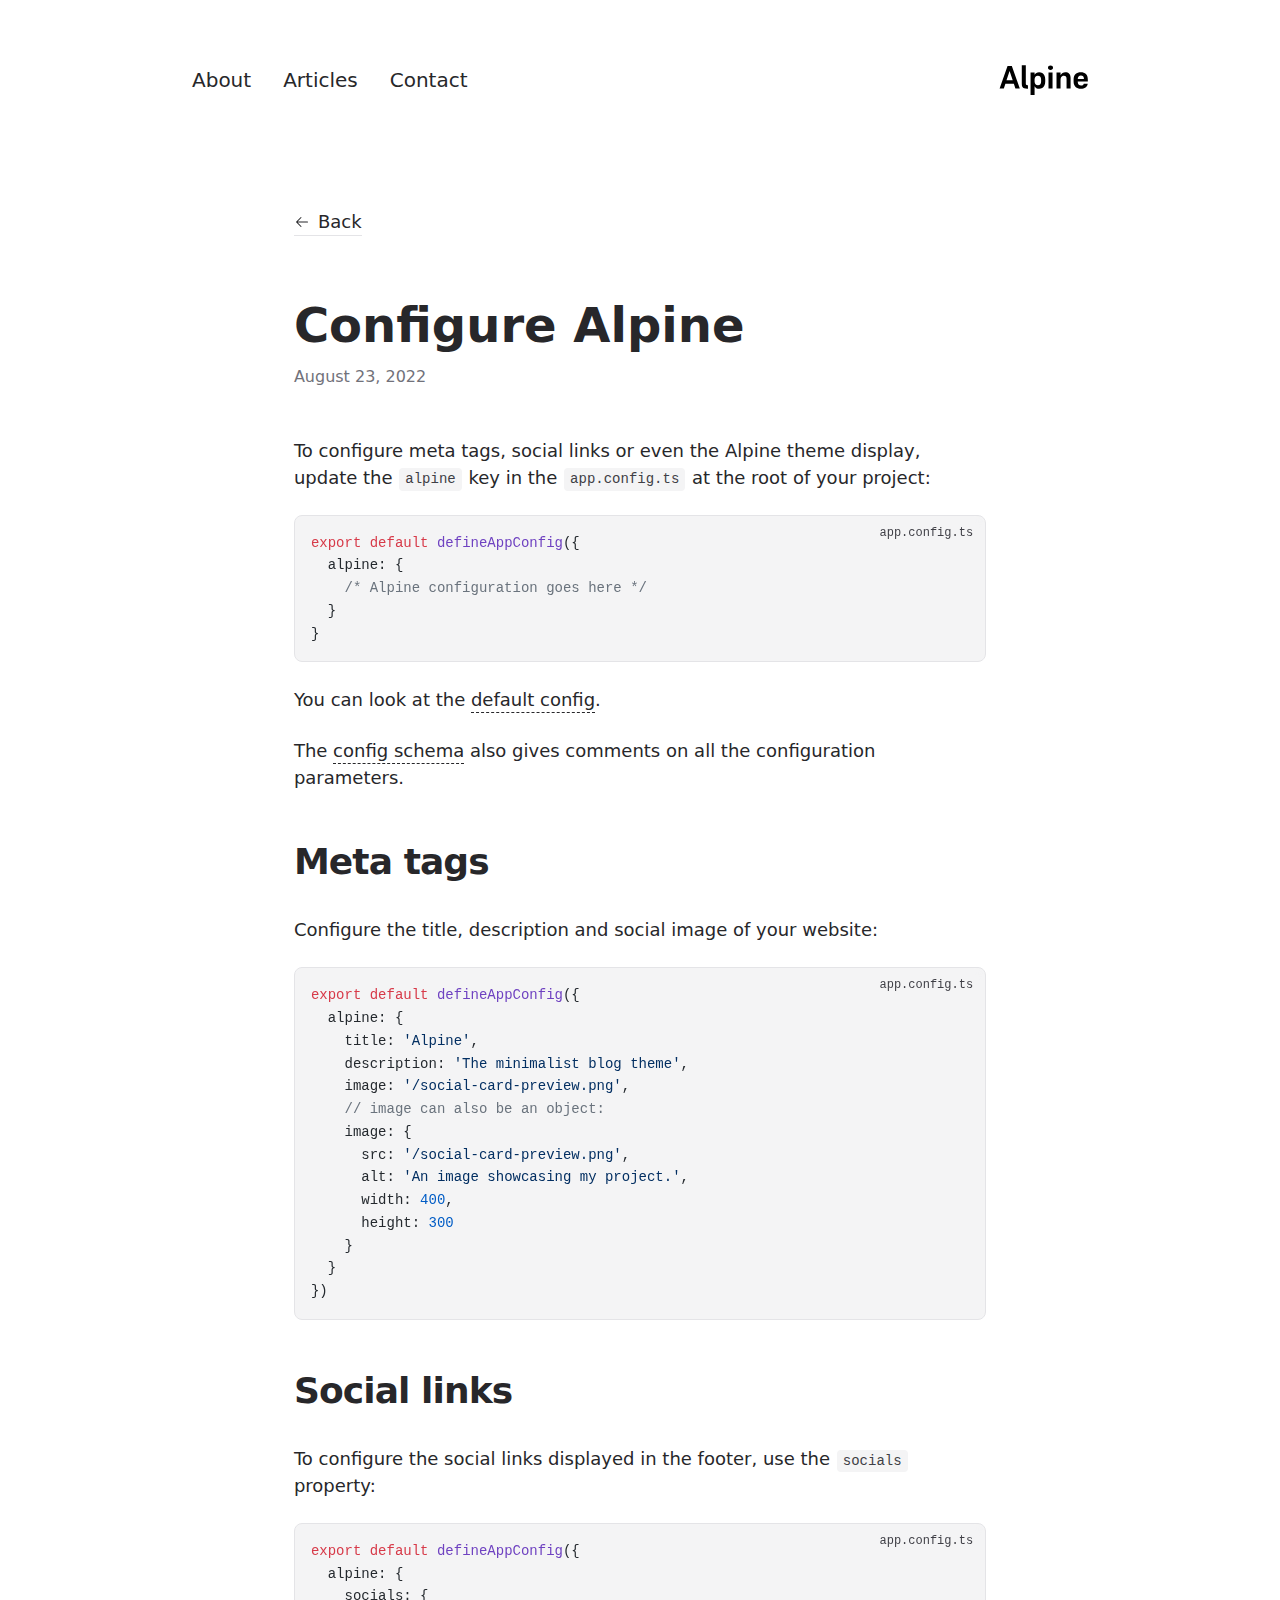
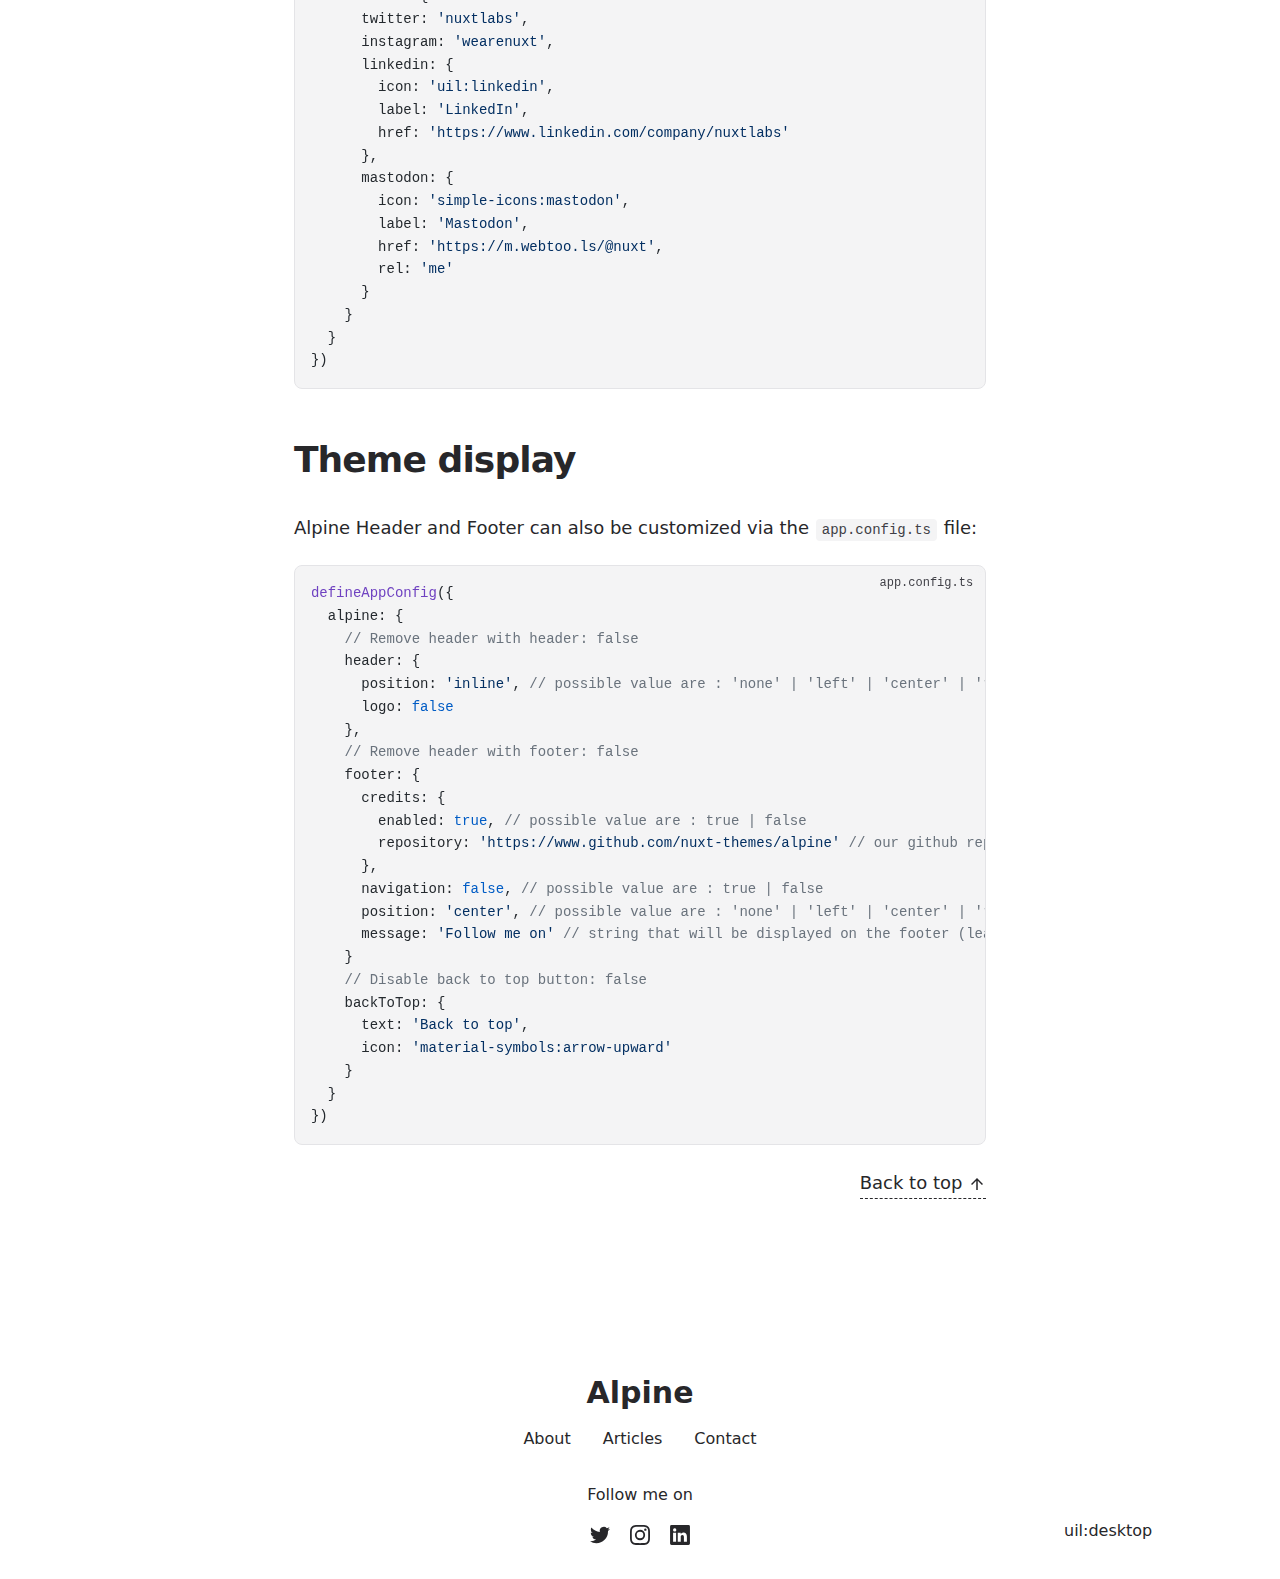
<file: articles/configure/index.html>
<!DOCTYPE html><html lang="en"><head><meta charset="utf-8">
<meta name="viewport" content="width=device-width, initial-scale=1">
<title>Configure Alpine</title>
<meta name="twitter:card" content="summary_large_image">
<meta property="og:image:width" content="400">
<meta property="og:image:height" content="300">
<meta property="og:image:alt" content="An image showcasing my project.">
<meta property="og:title" content="Configure Alpine">
<meta name="description" content="Learn how to configure Alpine with the app.config.ts file.">
<meta property="og:description" content="Learn how to configure Alpine with the app.config.ts file.">
<meta property="og:image" content="/articles/configure-alpine.webp">
<link rel="preload" as="fetch" crossorigin="anonymous" href="/articles/configure/_payload.json">
<link rel="stylesheet" href="/_nuxt/entry.CS1F4RMm.css">
<link rel="stylesheet" href="/_nuxt/DocumentDrivenNotFound.DSylgNKB.css">
<link rel="stylesheet" href="/_nuxt/article.BHCg1ZF1.css">
<link rel="stylesheet" href="/_nuxt/ProseA.B6arPuVU.css">
<link rel="stylesheet" href="/_nuxt/ProseH1.CoOzZNfe.css">
<link rel="stylesheet" href="/_nuxt/ProseP.DHw9qJNt.css">
<link rel="stylesheet" href="/_nuxt/ProseCodeInline.biN1XEZn.css">
<link rel="stylesheet" href="/_nuxt/ProsePre.CchFRBtv.css">
<link rel="stylesheet" href="/_nuxt/ProseCode.CMZxOHzc.css">
<link rel="stylesheet" href="/_nuxt/ProseH2.Cz9lRqlC.css">
<link rel="modulepreload" as="script" crossorigin href="/_nuxt/entry.CiAD4lAe.js">
<link rel="modulepreload" as="script" crossorigin href="/_nuxt/NuxtImg.ksxJ7Sr8.js">
<link rel="modulepreload" as="script" crossorigin href="/_nuxt/document-driven.DVvUjxbe.js">
<link rel="modulepreload" as="script" crossorigin href="/_nuxt/DocumentDrivenEmpty.B57zTzAk.js">
<link rel="modulepreload" as="script" crossorigin href="/_nuxt/ContentRenderer.Co77t8kK.js">
<link rel="modulepreload" as="script" crossorigin href="/_nuxt/ContentRendererMarkdown.vue.BeATDWyq.js">
<link rel="modulepreload" as="script" crossorigin href="/_nuxt/DocumentDrivenNotFound.BdlYDGaM.js">
<link rel="modulepreload" as="script" crossorigin href="/_nuxt/article.CNIYFkdJ.js">
<link rel="modulepreload" as="script" crossorigin href="/_nuxt/ProseA.CTi9UepX.js">
<link rel="modulepreload" as="script" crossorigin href="/_nuxt/date.BcWussCh.js">
<link rel="modulepreload" as="script" crossorigin href="/_nuxt/ContentRendererMarkdown.BVibKFWx.js">
<link rel="modulepreload" as="script" crossorigin href="/_nuxt/ProseH1.C6bUCb9D.js">
<link rel="modulepreload" as="script" crossorigin href="/_nuxt/ProseP.Ble_afLc.js">
<link rel="modulepreload" as="script" crossorigin href="/_nuxt/ProseCodeInline.BI7b17Sv.js">
<link rel="modulepreload" as="script" crossorigin href="/_nuxt/ProsePre.CdHwskpf.js">
<link rel="modulepreload" as="script" crossorigin href="/_nuxt/ProseCode.3u1Cl-6U.js">
<link rel="modulepreload" as="script" crossorigin href="/_nuxt/ProseH2.DaJxjXi2.js">
<link rel="prefetch" as="script" crossorigin href="/_nuxt/default.CHIh2tdR.js">
<link rel="prefetch" as="script" crossorigin href="/_nuxt/page.CFY8QNuB.js">
<link rel="prefetch" as="script" crossorigin href="/_nuxt/client-db.BNfPgvZ2.js">
<link rel="prefetch" as="style" href="/_nuxt/useStudio.Dqk92KBR.css">
<link rel="prefetch" as="script" crossorigin href="/_nuxt/useStudio.Ci2TmW4a.js">
<link rel="prefetch" as="style" href="/_nuxt/error-404.D8uONj7L.css">
<link rel="prefetch" as="script" crossorigin href="/_nuxt/error-404.CasPtzf5.js">
<link rel="prefetch" as="style" href="/_nuxt/error-500.p7T9h8Pv.css">
<link rel="prefetch" as="script" crossorigin href="/_nuxt/error-500.oJqhL1HH.js">
<script type="module" src="/_nuxt/entry.CiAD4lAe.js" crossorigin></script><style id="pinceau-runtime-hydratable">@media{.phy[--]{--puid:TeA2Z5-v;}.pv-FddD-U{max-width:var(--elements-container-maxWidth);padding-left:var(--elements-container-padding-mobile);padding-right:var(--elements-container-padding-mobile);}@media (min-width: 475px){.pv-FddD-U{padding-left:var(--elements-container-padding-xs);padding-right:var(--elements-container-padding-xs);}}@media (min-width: 640px){.pv-FddD-U{padding-left:var(--elements-container-padding-sm);padding-right:var(--elements-container-padding-sm);}}@media (min-width: 768px){.pv-FddD-U{padding-left:var(--elements-container-padding-md);padding-right:var(--elements-container-padding-md);}}} </style><style id="pinceau-theme">@media { :root {--pinceau-mq: initial; --alpine-readableLine: 68ch;--alpine-backdrop-backgroundColor: #f4f4f5b3;--prose-code-inline-padding: 0.2rem 0.375rem 0.2rem 0.375rem;--prose-code-block-backdropFilter: contrast(1);--prose-code-block-border-style: solid;--prose-code-block-border-width: 1px;--prose-tbody-tr-borderBottom-style: dashed;--prose-tbody-tr-borderBottom-width: 1px;--prose-th-textAlign: inherit;--prose-thead-borderBottom-style: solid;--prose-thead-borderBottom-width: 1px;--prose-thead-border-style: solid;--prose-thead-border-width: 0px;--prose-table-textAlign: start;--prose-hr-width: 1px;--prose-hr-style: solid;--prose-li-listStylePosition: outside;--prose-ol-li-markerColor: currentColor;--prose-ol-paddingInlineStart: 21px;--prose-ol-listStyleType: decimal;--prose-ul-li-markerColor: currentColor;--prose-ul-paddingInlineStart: 21px;--prose-ul-listStyleType: disc;--prose-blockquote-border-style: solid;--prose-blockquote-border-width: 4px;--prose-blockquote-quotes: '201C' '201D' '2018' '2019';--prose-blockquote-paddingInlineStart: 24px;--prose-a-code-color-hover: currentColor;--prose-a-code-color-static: currentColor;--prose-a-hasCode-borderBottom: none;--prose-a-border-distance: 2px;--prose-a-border-color-hover: currentColor;--prose-a-border-color-static: currentColor;--prose-a-border-style-hover: solid;--prose-a-border-style-static: dashed;--prose-a-border-width: 1px;--prose-a-color-static: inherit;--prose-a-textDecoration: none;--prose-h6-margin: 3rem 0 2rem;--prose-h5-margin: 3rem 0 2rem;--prose-h4-margin: 3rem 0 2rem;--prose-h3-margin: 3rem 0 2rem;--prose-h2-margin: 3rem 0 2rem;--prose-h1-margin: 0 0 2rem;--prose-p-fontSize: 18px;--typography-lead-loose: 2;--typography-lead-relaxed: 1.625;--typography-lead-normal: 1.5;--typography-lead-snug: 1.375;--typography-lead-tight: 1.25;--typography-lead-none: 1;--typography-lead-10: 2.5rem;--typography-lead-9: 2.25rem;--typography-lead-8: 2rem;--typography-lead-7: 1.75rem;--typography-lead-6: 1.5rem;--typography-lead-5: 1.25rem;--typography-lead-4: 1rem;--typography-lead-3: .75rem;--typography-lead-2: .5rem;--typography-lead-1: .025rem;--typography-fontWeight-black: 900;--typography-fontWeight-extrabold: 800;--typography-fontWeight-bold: 700;--typography-fontWeight-semibold: 600;--typography-fontWeight-medium: 500;--typography-fontWeight-normal: 400;--typography-fontWeight-light: 300;--typography-fontWeight-extralight: 200;--typography-fontWeight-thin: 100;--typography-fontSize-9xl: 128px;--typography-fontSize-8xl: 96px;--typography-fontSize-7xl: 72px;--typography-fontSize-6xl: 60px;--typography-fontSize-5xl: 48px;--typography-fontSize-4xl: 36px;--typography-fontSize-3xl: 30px;--typography-fontSize-2xl: 24px;--typography-fontSize-xl: 20px;--typography-fontSize-lg: 18px;--typography-fontSize-base: 16px;--typography-fontSize-sm: 14px;--typography-fontSize-xs: 12px;--typography-letterSpacing-wide: 0.025em;--typography-letterSpacing-tight: -0.025em;--typography-verticalMargin-base: 24px;--typography-verticalMargin-sm: 16px;--elements-border-secondary-hover: [object Object];--elements-backdrop-background: #fffc;--elements-backdrop-filter: saturate(200%) blur(20px);--elements-container-maxWidth: 64rem;--lead-loose: 2;--lead-relaxed: 1.625;--lead-normal: 1.5;--lead-snug: 1.375;--lead-tight: 1.25;--lead-none: 1;--lead-10: 2.5rem;--lead-9: 2.25rem;--lead-8: 2rem;--lead-7: 1.75rem;--lead-6: 1.5rem;--lead-5: 1.25rem;--lead-4: 1rem;--lead-3: .75rem;--lead-2: .5rem;--lead-1: .025rem;--letterSpacing-widest: 0.1em;--letterSpacing-wider: 0.05em;--letterSpacing-wide: 0.025em;--letterSpacing-normal: 0em;--letterSpacing-tight: -0.025em;--letterSpacing-tighter: -0.05em;--fontSize-9xl: 8rem;--fontSize-8xl: 6rem;--fontSize-7xl: 4.5rem;--fontSize-6xl: 3.75rem;--fontSize-5xl: 3rem;--fontSize-4xl: 2.25rem;--fontSize-3xl: 1.875rem;--fontSize-2xl: 1.5rem;--fontSize-xl: 1.25rem;--fontSize-lg: 1.125rem;--fontSize-base: 1rem;--fontSize-sm: 0.875rem;--fontSize-xs: 0.75rem;--fontWeight-black: 900;--fontWeight-extrabold: 800;--fontWeight-bold: 700;--fontWeight-semibold: 600;--fontWeight-medium: 500;--fontWeight-normal: 400;--fontWeight-light: 300;--fontWeight-extralight: 200;--fontWeight-thin: 100;--font-mono: ui-monospace, SFMono-Regular, Menlo, Monaco, Consolas, Liberation Mono, Courier New, monospace;--font-serif: ui-serif, Georgia, Cambria, Times New Roman, Times, serif;--font-sans: ui-sans-serif, system-ui, -apple-system, BlinkMacSystemFont, Segoe UI, Roboto, Helvetica Neue, Arial, Noto Sans, sans-serif, Apple Color Emoji, Segoe UI Emoji, Segoe UI Symbol, Noto Color Emoji;--opacity-total: 1;--opacity-high: 0.8;--opacity-medium: 0.5;--opacity-soft: 0.3;--opacity-light: 0.15;--opacity-bright: 0.1;--opacity-noOpacity: 0;--borderWidth-lg: 3px;--borderWidth-md: 2px;--borderWidth-sm: 1px;--borderWidth-noBorder: 0;--space-rem-875: 0.875rem;--space-rem-625: 0.625rem;--space-rem-375: 0.375rem;--space-rem-125: 0.125rem;--space-px: 1px;--space-128: 32rem;--space-96: 24rem;--space-80: 20rem;--space-72: 18rem;--space-64: 16rem;--space-60: 15rem;--space-56: 14rem;--space-52: 13rem;--space-48: 12rem;--space-44: 11rem;--space-40: 10rem;--space-36: 9rem;--space-32: 8rem;--space-28: 7rem;--space-24: 6rem;--space-20: 5rem;--space-16: 4rem;--space-14: 3.5rem;--space-12: 3rem;--space-11: 2.75rem;--space-10: 2.5rem;--space-9: 2.25rem;--space-8: 2rem;--space-7: 1.75rem;--space-6: 1.5rem;--space-5: 1.25rem;--space-4: 1rem;--space-3: 0.75rem;--space-2: 0.5rem;--space-1: 0.25rem;--space-0: 0px;--size-full: 100%;--size-7xl: 80rem;--size-6xl: 72rem;--size-5xl: 64rem;--size-4xl: 56rem;--size-3xl: 48rem;--size-2xl: 42rem;--size-xl: 36rem;--size-lg: 32rem;--size-md: 28rem;--size-sm: 24rem;--size-xs: 20rem;--size-200: 200px;--size-104: 104px;--size-80: 80px;--size-64: 64px;--size-56: 56px;--size-48: 48px;--size-40: 40px;--size-32: 32px;--size-24: 24px;--size-20: 20px;--size-16: 16px;--size-12: 12px;--size-8: 8px;--size-6: 6px;--size-4: 4px;--size-2: 2px;--size-0: 0px;--radii-full: 9999px;--radii-3xl: 1.75rem;--radii-2xl: 1.5rem;--radii-xl: 1rem;--radii-lg: 0.75rem;--radii-md: 0.5rem;--radii-sm: 0.375rem;--radii-xs: 0.25rem;--radii-2xs: 0.125rem;--radii-none: 0px;--shadow-none: 0px 0px 0px 0px transparent;--shadow-lg: 0px 10px 15px -3px #000000, 0px 4px 6px -4px #000000;--shadow-md: 0px 4px 6px -1px #000000, 0px 2px 4px -2px #000000;--shadow-sm: 0px 1px 3px 0px #000000, 0px 1px 2px -1px #000000;--shadow-xs: 0px 1px 2px 0px #000000;--height-screen: 100vh;--width-screen: 100vw;--color-primary-900: #002e38;--color-primary-800: #005c70;--color-primary-700: #008aa9;--color-primary-600: #00b9e1;--color-primary-500: #1ad6ff;--color-primary-400: #40ddff;--color-primary-300: #66e4ff;--color-primary-200: #8deaff;--color-primary-100: #b3f1ff;--color-primary-50: #d9f8ff;--color-ruby-900: #380011;--color-ruby-800: #700021;--color-ruby-700: #a90032;--color-ruby-600: #e10043;--color-ruby-500: #ff1a5e;--color-ruby-400: #ff4079;--color-ruby-300: #ff6694;--color-ruby-200: #ff8dae;--color-ruby-100: #ffb3c9;--color-ruby-50: #ffd9e4;--color-pink-900: #380025;--color-pink-800: #70004b;--color-pink-700: #a90070;--color-pink-600: #e10095;--color-pink-500: #ff1ab2;--color-pink-400: #ff40bf;--color-pink-300: #ff66cc;--color-pink-200: #ff8dd8;--color-pink-100: #ffb3e5;--color-pink-50: #ffd9f2;--color-purple-900: #190038;--color-purple-800: #330070;--color-purple-700: #4c00a9;--color-purple-600: #6500e1;--color-purple-500: #811aff;--color-purple-400: #9640ff;--color-purple-300: #ab66ff;--color-purple-200: #c08dff;--color-purple-100: #d5b3ff;--color-purple-50: #ead9ff;--color-royalblue-900: #0b0531;--color-royalblue-800: #160a62;--color-royalblue-700: #211093;--color-royalblue-600: #2c15c4;--color-royalblue-500: #4127e8;--color-royalblue-400: #614bec;--color-royalblue-300: #806ff0;--color-royalblue-200: #a093f3;--color-royalblue-100: #c0b7f7;--color-royalblue-50: #dfdbfb;--color-indigoblue-900: #001238;--color-indigoblue-800: #002370;--color-indigoblue-700: #0035a9;--color-indigoblue-600: #0047e1;--color-indigoblue-500: #1a62ff;--color-indigoblue-400: #407cff;--color-indigoblue-300: #6696ff;--color-indigoblue-200: #8db0ff;--color-indigoblue-100: #b3cbff;--color-indigoblue-50: #d9e5ff;--color-blue-900: #002438;--color-blue-800: #004870;--color-blue-700: #006ca9;--color-blue-600: #0090e1;--color-blue-500: #1aadff;--color-blue-400: #40bbff;--color-blue-300: #66c8ff;--color-blue-200: #8dd6ff;--color-blue-100: #b3e4ff;--color-blue-50: #d9f1ff;--color-lightblue-900: #002e38;--color-lightblue-800: #005c70;--color-lightblue-700: #008aa9;--color-lightblue-600: #00b9e1;--color-lightblue-500: #1ad6ff;--color-lightblue-400: #40ddff;--color-lightblue-300: #66e4ff;--color-lightblue-200: #8deaff;--color-lightblue-100: #b3f1ff;--color-lightblue-50: #d9f8ff;--color-teal-900: #062a28;--color-teal-800: #0b544f;--color-teal-700: #117d77;--color-teal-600: #16a79e;--color-teal-500: #1cd1c6;--color-teal-400: #36e4da;--color-teal-300: #5fe9e1;--color-teal-200: #87efe9;--color-teal-100: #aff4f0;--color-teal-50: #d7faf8;--color-pear-900: #2a2b09;--color-pear-800: #545512;--color-pear-700: #7e801b;--color-pear-600: #a8aa24;--color-pear-500: #d0d32f;--color-pear-400: #d8da52;--color-pear-300: #e0e274;--color-pear-200: #e8e997;--color-pear-100: #eff0ba;--color-pear-50: #f7f8dc;--color-red-900: #380300;--color-red-800: #700700;--color-red-700: #a90a00;--color-red-600: #e10e00;--color-red-500: #ff281a;--color-red-400: #ff4c40;--color-red-300: #ff7066;--color-red-200: #ff948d;--color-red-100: #ffb7b3;--color-red-50: #ffdbd9;--color-orange-900: #381800;--color-orange-800: #702f00;--color-orange-700: #a94700;--color-orange-600: #e15e00;--color-orange-500: #ff7a1a;--color-orange-400: #ff9040;--color-orange-300: #ffa666;--color-orange-200: #ffbd8d;--color-orange-100: #ffd3b3;--color-orange-50: #ffe9d9;--color-yellow-900: #362b03;--color-yellow-800: #6d5605;--color-yellow-700: #a38108;--color-yellow-600: #daac0a;--color-yellow-500: #f5c828;--color-yellow-400: #f7d14c;--color-yellow-300: #f8da70;--color-yellow-200: #fae393;--color-yellow-100: #fcedb7;--color-yellow-50: #fdf6db;--color-green-900: #003f25;--color-green-800: #005e38;--color-green-700: #007e4a;--color-green-600: #009d5d;--color-green-500: #00bd6f;--color-green-400: #00dc82;--color-green-300: #30ffaa;--color-green-200: #83ffcc;--color-green-100: #acffdd;--color-green-50: #d6ffee;--color-gray-900: #18181B;--color-gray-800: #27272A;--color-gray-700: #3f3f46;--color-gray-600: #52525B;--color-gray-500: #71717A;--color-gray-400: #a1a1aa;--color-gray-300: #D4d4d8;--color-gray-200: #e4e4e7;--color-gray-100: #f4f4f5;--color-gray-50: #fafafa;--color-black: #0c0c0d;--color-white: #FFFFFF;--media-portrait: only screen and (orientation: portrait);--media-landscape: only screen and (orientation: landscape);--media-rm: (prefers-reduced-motion: reduce);--media-2xl: (min-width: 1536px);--media-xl: (min-width: 1280px);--media-lg: (min-width: 1024px);--media-md: (min-width: 768px);--media-sm: (min-width: 640px);--media-xs: (min-width: 475px);--alpine-body-color: var(--color-gray-800);--alpine-body-backgroundColor: var(--color-white);--prose-code-inline-fontWeight: var(--typography-fontWeight-normal);--prose-code-inline-fontSize: var(--typography-fontSize-sm);--prose-code-inline-borderRadius: var(--radii-xs);--prose-code-block-pre-padding: var(--typography-verticalMargin-sm);--prose-code-block-margin: var(--typography-verticalMargin-base) 0;--prose-code-block-fontSize: var(--typography-fontSize-sm);--prose-tbody-code-inline-fontSize: var(--typography-fontSize-sm);--prose-tbody-td-padding: var(--typography-verticalMargin-sm);--prose-th-fontWeight: var(--typography-fontWeight-semibold);--prose-th-padding: 0 var(--typography-verticalMargin-sm) var(--typography-verticalMargin-sm) var(--typography-verticalMargin-sm);--prose-table-lineHeight: var(--typography-lead-6);--prose-table-fontSize: var(--typography-fontSize-sm);--prose-table-margin: var(--typography-verticalMargin-base) 0;--prose-hr-margin: var(--typography-verticalMargin-base) 0;--prose-li-margin: var(--typography-verticalMargin-sm) 0;--prose-ol-margin: var(--typography-verticalMargin-base) 0;--prose-ul-margin: var(--typography-verticalMargin-base) 0;--prose-blockquote-margin: var(--typography-verticalMargin-base) 0;--prose-a-code-border-style: var(--prose-a-border-style-static);--prose-a-code-border-width: var(--prose-a-border-width);--prose-a-fontWeight: var(--typography-fontWeight-medium);--prose-img-margin: var(--typography-verticalMargin-base) 0;--prose-strong-fontWeight: var(--typography-fontWeight-semibold);--prose-h6-iconSize: var(--typography-fontSize-base);--prose-h6-fontWeight: var(--typography-fontWeight-semibold);--prose-h6-lineHeight: var(--typography-lead-normal);--prose-h6-fontSize: var(--typography-fontSize-lg);--prose-h5-iconSize: var(--typography-fontSize-lg);--prose-h5-fontWeight: var(--typography-fontWeight-semibold);--prose-h5-lineHeight: var(--typography-lead-snug);--prose-h5-fontSize: var(--typography-fontSize-xl);--prose-h4-iconSize: var(--typography-fontSize-lg);--prose-h4-letterSpacing: var(--typography-letterSpacing-tight);--prose-h4-fontWeight: var(--typography-fontWeight-semibold);--prose-h4-lineHeight: var(--typography-lead-snug);--prose-h4-fontSize: var(--typography-fontSize-2xl);--prose-h3-iconSize: var(--typography-fontSize-xl);--prose-h3-letterSpacing: var(--typography-letterSpacing-tight);--prose-h3-fontWeight: var(--typography-fontWeight-semibold);--prose-h3-lineHeight: var(--typography-lead-snug);--prose-h3-fontSize: var(--typography-fontSize-3xl);--prose-h2-iconSize: var(--typography-fontSize-2xl);--prose-h2-letterSpacing: var(--typography-letterSpacing-tight);--prose-h2-fontWeight: var(--typography-fontWeight-semibold);--prose-h2-lineHeight: var(--typography-lead-tight);--prose-h2-fontSize: var(--typography-fontSize-4xl);--prose-h1-iconSize: var(--typography-fontSize-3xl);--prose-h1-letterSpacing: var(--typography-letterSpacing-tight);--prose-h1-fontWeight: var(--typography-fontWeight-bold);--prose-h1-lineHeight: var(--typography-lead-tight);--prose-h1-fontSize: var(--typography-fontSize-5xl);--prose-p-br-margin: var(--typography-verticalMargin-base) 0 0 0;--prose-p-margin: var(--typography-verticalMargin-base) 0;--prose-p-lineHeight: var(--typography-lead-normal);--typography-color-primary-900: var(--color-primary-900);--typography-color-primary-800: var(--color-primary-800);--typography-color-primary-700: var(--color-primary-700);--typography-color-primary-600: var(--color-primary-600);--typography-color-primary-500: var(--color-primary-500);--typography-color-primary-400: var(--color-primary-400);--typography-color-primary-300: var(--color-primary-300);--typography-color-primary-200: var(--color-primary-200);--typography-color-primary-100: var(--color-primary-100);--typography-color-primary-50: var(--color-primary-50);--typography-font-code: var(--font-mono);--typography-font-body: var(--font-sans);--typography-font-display: var(--font-sans);--typography-body-backgroundColor: var(--color-white);--typography-body-color: var(--color-black);--elements-state-danger-borderColor-secondary: var(--color-red-200);--elements-state-danger-borderColor-primary: var(--color-red-100);--elements-state-danger-backgroundColor-secondary: var(--color-red-100);--elements-state-danger-backgroundColor-primary: var(--color-red-50);--elements-state-danger-color-secondary: var(--color-red-600);--elements-state-danger-color-primary: var(--color-red-500);--elements-state-warning-borderColor-secondary: var(--color-yellow-200);--elements-state-warning-borderColor-primary: var(--color-yellow-100);--elements-state-warning-backgroundColor-secondary: var(--color-yellow-100);--elements-state-warning-backgroundColor-primary: var(--color-yellow-50);--elements-state-warning-color-secondary: var(--color-yellow-700);--elements-state-warning-color-primary: var(--color-yellow-600);--elements-state-success-borderColor-secondary: var(--color-green-200);--elements-state-success-borderColor-primary: var(--color-green-100);--elements-state-success-backgroundColor-secondary: var(--color-green-100);--elements-state-success-backgroundColor-primary: var(--color-green-50);--elements-state-success-color-secondary: var(--color-green-600);--elements-state-success-color-primary: var(--color-green-500);--elements-state-info-borderColor-secondary: var(--color-blue-200);--elements-state-info-borderColor-primary: var(--color-blue-100);--elements-state-info-backgroundColor-secondary: var(--color-blue-100);--elements-state-info-backgroundColor-primary: var(--color-blue-50);--elements-state-info-color-secondary: var(--color-blue-600);--elements-state-info-color-primary: var(--color-blue-500);--elements-state-primary-borderColor-secondary: var(--color-primary-200);--elements-state-primary-borderColor-primary: var(--color-primary-100);--elements-state-primary-backgroundColor-secondary: var(--color-primary-100);--elements-state-primary-backgroundColor-primary: var(--color-primary-50);--elements-state-primary-color-secondary: var(--color-primary-700);--elements-state-primary-color-primary: var(--color-primary-600);--elements-surface-secondary-backgroundColor: var(--color-gray-200);--elements-surface-primary-backgroundColor: var(--color-gray-100);--elements-surface-background-base: var(--color-gray-100);--elements-border-secondary-static: var(--color-gray-200);--elements-border-primary-hover: var(--color-gray-200);--elements-border-primary-static: var(--color-gray-100);--elements-container-padding-md: var(--space-16);--elements-container-padding-sm: var(--space-12);--elements-container-padding-xs: var(--space-8);--elements-container-padding-mobile: var(--space-6);--elements-text-secondary-color-hover: var(--color-gray-700);--elements-text-secondary-color-static: var(--color-gray-500);--elements-text-primary-color-static: var(--color-gray-900);--text-6xl-lineHeight: var(--lead-none);--text-6xl-fontSize: var(--fontSize-6xl);--text-5xl-lineHeight: var(--lead-none);--text-5xl-fontSize: var(--fontSize-5xl);--text-4xl-lineHeight: var(--lead-10);--text-4xl-fontSize: var(--fontSize-4xl);--text-3xl-lineHeight: var(--lead-9);--text-3xl-fontSize: var(--fontSize-3xl);--text-2xl-lineHeight: var(--lead-8);--text-2xl-fontSize: var(--fontSize-2xl);--text-xl-lineHeight: var(--lead-7);--text-xl-fontSize: var(--fontSize-xl);--text-lg-lineHeight: var(--lead-7);--text-lg-fontSize: var(--fontSize-lg);--text-base-lineHeight: var(--lead-6);--text-base-fontSize: var(--fontSize-base);--text-sm-lineHeight: var(--lead-5);--text-sm-fontSize: var(--fontSize-sm);--text-xs-lineHeight: var(--lead-4);--text-xs-fontSize: var(--fontSize-xs);--shadow-2xl: 0px 25px 50px -12px var(--color-gray-900);--shadow-xl: 0px 20px 25px -5px var(--color-gray-400), 0px 8px 10px -6px #000000;--color-secondary-900: var(--color-gray-900);--color-secondary-800: var(--color-gray-800);--color-secondary-700: var(--color-gray-700);--color-secondary-600: var(--color-gray-600);--color-secondary-500: var(--color-gray-500);--color-secondary-400: var(--color-gray-400);--color-secondary-300: var(--color-gray-300);--color-secondary-200: var(--color-gray-200);--color-secondary-100: var(--color-gray-100);--color-secondary-50: var(--color-gray-50);--prose-a-code-background-hover: var(--typography-color-primary-50);--prose-a-code-border-color-hover: var(--typography-color-primary-500);--prose-a-color-hover: var(--typography-color-primary-500);--typography-color-secondary-900: var(--color-secondary-900);--typography-color-secondary-800: var(--color-secondary-800);--typography-color-secondary-700: var(--color-secondary-700);--typography-color-secondary-600: var(--color-secondary-600);--typography-color-secondary-500: var(--color-secondary-500);--typography-color-secondary-400: var(--color-secondary-400);--typography-color-secondary-300: var(--color-secondary-300);--typography-color-secondary-200: var(--color-secondary-200);--typography-color-secondary-100: var(--color-secondary-100);--typography-color-secondary-50: var(--color-secondary-50);--prose-code-inline-backgroundColor: var(--typography-color-secondary-100);--prose-code-inline-color: var(--typography-color-secondary-700);--prose-code-block-backgroundColor: var(--typography-color-secondary-100);--prose-code-block-color: var(--typography-color-secondary-700);--prose-code-block-border-color: var(--typography-color-secondary-200);--prose-tbody-tr-borderBottom-color: var(--typography-color-secondary-200);--prose-th-color: var(--typography-color-secondary-600);--prose-thead-borderBottom-color: var(--typography-color-secondary-200);--prose-thead-border-color: var(--typography-color-secondary-300);--prose-hr-color: var(--typography-color-secondary-200);--prose-blockquote-border-color: var(--typography-color-secondary-200);--prose-blockquote-color: var(--typography-color-secondary-500);--prose-a-code-border-color-static: var(--typography-color-secondary-400); } }@media { :root.dark {--pinceau-mq: dark; --alpine-backdrop-backgroundColor: #18181bb3;--prose-code-block-backdropFilter: contrast(1);--prose-ol-li-markerColor: currentColor;--prose-ul-li-markerColor: currentColor;--prose-a-code-color-hover: currentColor;--prose-a-code-color-static: currentColor;--prose-a-border-color-hover: currentColor;--prose-a-border-color-static: currentColor;--prose-a-color-static: inherit;--elements-backdrop-background: #0c0d0ccc;--alpine-body-color: var(--color-gray-200);--alpine-body-backgroundColor: var(--color-black);--typography-body-backgroundColor: var(--color-black);--typography-body-color: var(--color-white);--elements-state-danger-borderColor-secondary: var(--color-red-700);--elements-state-danger-borderColor-primary: var(--color-red-800);--elements-state-danger-backgroundColor-secondary: var(--color-red-800);--elements-state-danger-backgroundColor-primary: var(--color-red-900);--elements-state-danger-color-secondary: var(--color-red-200);--elements-state-danger-color-primary: var(--color-red-300);--elements-state-warning-borderColor-secondary: var(--color-yellow-700);--elements-state-warning-borderColor-primary: var(--color-yellow-800);--elements-state-warning-backgroundColor-secondary: var(--color-yellow-800);--elements-state-warning-backgroundColor-primary: var(--color-yellow-900);--elements-state-warning-color-secondary: var(--color-yellow-200);--elements-state-warning-color-primary: var(--color-yellow-400);--elements-state-success-borderColor-secondary: var(--color-green-700);--elements-state-success-borderColor-primary: var(--color-green-800);--elements-state-success-backgroundColor-secondary: var(--color-green-800);--elements-state-success-backgroundColor-primary: var(--color-green-900);--elements-state-success-color-secondary: var(--color-green-200);--elements-state-success-color-primary: var(--color-green-400);--elements-state-info-borderColor-secondary: var(--color-blue-700);--elements-state-info-borderColor-primary: var(--color-blue-800);--elements-state-info-backgroundColor-secondary: var(--color-blue-800);--elements-state-info-backgroundColor-primary: var(--color-blue-900);--elements-state-info-color-secondary: var(--color-blue-200);--elements-state-info-color-primary: var(--color-blue-400);--elements-state-primary-borderColor-secondary: var(--color-primary-700);--elements-state-primary-borderColor-primary: var(--color-primary-800);--elements-state-primary-backgroundColor-secondary: var(--color-primary-800);--elements-state-primary-backgroundColor-primary: var(--color-primary-900);--elements-state-primary-color-secondary: var(--color-primary-200);--elements-state-primary-color-primary: var(--color-primary-400);--elements-surface-secondary-backgroundColor: var(--color-gray-800);--elements-surface-primary-backgroundColor: var(--color-gray-900);--elements-surface-background-base: var(--color-gray-900);--elements-border-secondary-static: var(--color-gray-800);--elements-border-primary-hover: var(--color-gray-800);--elements-border-primary-static: var(--color-gray-900);--elements-text-secondary-color-hover: var(--color-gray-200);--elements-text-secondary-color-static: var(--color-gray-400);--elements-text-primary-color-static: var(--color-gray-50);--prose-a-code-background-hover: var(--typography-color-primary-900);--prose-a-code-border-color-hover: var(--typography-color-primary-600);--prose-a-color-hover: var(--typography-color-primary-400);--prose-code-inline-backgroundColor: var(--typography-color-secondary-800);--prose-code-inline-color: var(--typography-color-secondary-200);--prose-code-block-backgroundColor: var(--typography-color-secondary-900);--prose-code-block-color: var(--typography-color-secondary-200);--prose-code-block-border-color: var(--typography-color-secondary-800);--prose-tbody-tr-borderBottom-color: var(--typography-color-secondary-800);--prose-th-color: var(--typography-color-secondary-400);--prose-thead-borderBottom-color: var(--typography-color-secondary-800);--prose-thead-border-color: var(--typography-color-secondary-600);--prose-hr-color: var(--typography-color-secondary-800);--prose-blockquote-border-color: var(--typography-color-secondary-700);--prose-blockquote-color: var(--typography-color-secondary-400);--prose-a-code-border-color-static: var(--typography-color-secondary-600); } }</style><script>"use strict";(()=>{const a=window,e=document.documentElement,m=["dark","light"],c=window&&window.localStorage&&window.localStorage.getItem&&window.localStorage.getItem("nuxt-color-mode")||"system";let n=c==="system"?d():c;const l=e.getAttribute("data-color-mode-forced");l&&(n=l),i(n),a["__NUXT_COLOR_MODE__"]={preference:c,value:n,getColorScheme:d,addColorScheme:i,removeColorScheme:f};function i(o){const t=""+o+"",s="";e.classList?e.classList.add(t):e.className+=" "+t,s&&e.setAttribute("data-"+s,o)}function f(o){const t=""+o+"",s="";e.classList?e.classList.remove(t):e.className=e.className.replace(new RegExp(t,"g"),""),s&&e.removeAttribute("data-"+s)}function r(o){return a.matchMedia("(prefers-color-scheme"+o+")")}function d(){if(a.matchMedia&&r("").media!=="not all"){for(const o of m)if(r(":"+o).matches)return o}return"light"}})();
</script></head><body><div id="__nuxt"><div class="container pv-FddD-U pc-TeA2Z5 app-layout" data-v-ad2b2be0 data-v-d801e751><!--[--><div class="nuxt-progress" style="width:0%;height:3px;opacity:0;background-size:Infinity% auto;" data-v-ad2b2be0></div><header class="right" data-v-ad2b2be0 data-v-81de7f07><div class="menu" data-v-81de7f07><button aria-label="Navigation Menu" data-v-81de7f07><svg width="24" height="24" viewBox="0 0 68 68" fill="currentColor" xmlns="http://www.w3.org/2000/svg" data-v-81de7f07><path d="M8 34C8 32.1362 8 31.2044 8.30448 30.4693C8.71046 29.4892 9.48915 28.7105 10.4693 28.3045C11.2044 28 12.1362 28 14 28C15.8638 28 16.7956 28 17.5307 28.3045C18.5108 28.7105 19.2895 29.4892 19.6955 30.4693C20 31.2044 20 32.1362 20 34C20 35.8638 20 36.7956 19.6955 37.5307C19.2895 38.5108 18.5108 39.2895 17.5307 39.6955C16.7956 40 15.8638 40 14 40C12.1362 40 11.2044 40 10.4693 39.6955C9.48915 39.2895 8.71046 38.5108 8.30448 37.5307C8 36.7956 8 35.8638 8 34Z" data-v-81de7f07></path><path d="M28 34C28 32.1362 28 31.2044 28.3045 30.4693C28.7105 29.4892 29.4892 28.7105 30.4693 28.3045C31.2044 28 32.1362 28 34 28C35.8638 28 36.7956 28 37.5307 28.3045C38.5108 28.7105 39.2895 29.4892 39.6955 30.4693C40 31.2044 40 32.1362 40 34C40 35.8638 40 36.7956 39.6955 37.5307C39.2895 38.5108 38.5108 39.2895 37.5307 39.6955C36.7956 40 35.8638 40 34 40C32.1362 40 31.2044 40 30.4693 39.6955C29.4892 39.2895 28.7105 38.5108 28.3045 37.5307C28 36.7956 28 35.8638 28 34Z" data-v-81de7f07></path><path d="M48 34C48 32.1362 48 31.2044 48.3045 30.4693C48.7105 29.4892 49.4892 28.7105 50.4693 28.3045C51.2044 28 52.1362 28 54 28C55.8638 28 56.7956 28 57.5307 28.3045C58.5108 28.7105 59.2895 29.4892 59.6955 30.4693C60 31.2044 60 32.1362 60 34C60 35.8638 60 36.7956 59.6955 37.5307C59.2895 38.5108 58.5108 39.2895 57.5307 39.6955C56.7956 40 55.8638 40 54 40C52.1362 40 51.2044 40 50.4693 39.6955C49.4892 39.2895 48.7105 38.5108 48.3045 37.5307C48 36.7956 48 35.8638 48 34Z" data-v-81de7f07></path></svg></button></div><div class="overlay" data-v-81de7f07><nav data-v-81de7f07 data-v-79444231><ul data-v-79444231><!--[--><li data-v-79444231><a href="/" class="" data-v-79444231><span class="underline-fx" data-v-79444231></span> About</a></li><li data-v-79444231><a href="/articles" class="" data-v-79444231><span class="underline-fx" data-v-79444231></span> Articles</a></li><li data-v-79444231><a href="/contact" class="" data-v-79444231><span class="underline-fx" data-v-79444231></span> Contact</a></li><!--]--></ul></nav></div><div class="logo" data-v-81de7f07><a href="/" class="" data-v-81de7f07><img src="/logo-dark.svg" class="dark-img" alt="alpine" width="89" height="31" data-v-81de7f07><img src="/logo.svg" class="light-img" alt="alpine" width="89" height="31" data-v-81de7f07></a></div><div class="main-nav" data-v-81de7f07><nav data-v-81de7f07 data-v-79444231><ul data-v-79444231><!--[--><li data-v-79444231><a href="/" class="" data-v-79444231><span class="underline-fx" data-v-79444231></span> About</a></li><li data-v-79444231><a href="/articles" class="" data-v-79444231><span class="underline-fx" data-v-79444231></span> Articles</a></li><li data-v-79444231><a href="/contact" class="" data-v-79444231><span class="underline-fx" data-v-79444231></span> Contact</a></li><!--]--></ul></nav></div></header><!--[--><div class="document-driven-page"><article data-v-ae728dab><a href="/articles" class="back" data-v-ae728dab><svg xmlns="http://www.w3.org/2000/svg" xmlns:xlink="http://www.w3.org/1999/xlink" aria-hidden="true" role="img" class="icon" data-v-ae728dab style="" width="1em" height="1em" viewBox="0 0 256 256" data-v-900ba019><path fill="currentColor" d="M224 128a8 8 0 0 1-8 8H59.31l58.35 58.34a8 8 0 0 1-11.32 11.32l-72-72a8 8 0 0 1 0-11.32l72-72a8 8 0 0 1 11.32 11.32L59.31 120H216a8 8 0 0 1 8 8"/></svg><span data-v-ae728dab> Back </span></a><header data-v-ae728dab><h1 class="title" data-v-ae728dab>Configure Alpine</h1><time datetime="2022-08-23T00:00:00.000Z" data-v-ae728dab>August 23, 2022</time></header><div class="prose" data-v-ae728dab><!--[--><div><h1 id="configure-alpine" data-v-41f9c223><a aria-current="page" href="/articles/configure#configure-alpine" class="router-link-active router-link-exact-active" data-v-41f9c223><!--[-->Configure Alpine<!--]--><!----></a></h1><p data-v-a0f4c387><!--[-->To configure meta tags, social links or even the Alpine theme display, update the <code class="" data-v-890cb49b><!--[-->alpine<!--]--></code> key in the <code class="" data-v-890cb49b><!--[-->app.config.ts<!--]--></code> at the root of your project:<!--]--></p><div class="highlight-ts prose-code" meta data-v-e293c6f8><span class="filename" data-v-e293c6f8>app.config.ts</span><!--[--><pre class="language-ts shiki shiki-themes github-light github-dark" style=""><!--[--><code><span class="line" line="1"><span style="--shiki-default:#D73A49;--shiki-dark:#F97583">export</span><span style="--shiki-default:#D73A49;--shiki-dark:#F97583"> default</span><span style="--shiki-default:#6F42C1;--shiki-dark:#B392F0"> defineAppConfig</span><span style="--shiki-default:#24292E;--shiki-dark:#E1E4E8">({
</span></span><span class="line" line="2"><span style="--shiki-default:#24292E;--shiki-dark:#E1E4E8">  alpine: {
</span></span><span class="line" line="3"><span style="--shiki-default:#6A737D;--shiki-dark:#6A737D">    /* Alpine configuration goes here */
</span></span><span class="line" line="4"><span style="--shiki-default:#24292E;--shiki-dark:#E1E4E8">  }
</span></span><span class="line" line="5"><span style="--shiki-default:#24292E;--shiki-dark:#E1E4E8">}
</span></span></code><!--]--></pre><!--]--><button class="copy-button" data-v-e293c6f8 data-v-27ac6cf4><span class="sr-only" data-v-27ac6cf4>Copy to clipboard</span><span class="icon-wrapper" data-v-27ac6cf4><svg xmlns="http://www.w3.org/2000/svg" xmlns:xlink="http://www.w3.org/1999/xlink" aria-hidden="true" role="img" class="icon" data-v-27ac6cf4 style="" width="18px" height="18px" viewBox="0 0 256 256" data-v-900ba019><path fill="currentColor" d="M216 32H88a8 8 0 0 0-8 8v40H40a8 8 0 0 0-8 8v128a8 8 0 0 0 8 8h128a8 8 0 0 0 8-8v-40h40a8 8 0 0 0 8-8V40a8 8 0 0 0-8-8m-56 176H48V96h112Zm48-48h-32V88a8 8 0 0 0-8-8H96V48h112Z"/></svg></span></button></div><p data-v-a0f4c387><!--[-->You can look at the <a href="https://github.com/nuxt-themes/alpine/tree/main/app.config.ts" rel="nofollow" data-v-c62e0ba8><!--[-->default config<!--]--></a>.<!--]--></p><p data-v-a0f4c387><!--[-->The <a href="https://github.com/nuxt-themes/alpine/tree/main/app.config.ts" rel="nofollow" data-v-c62e0ba8><!--[-->config schema<!--]--></a> also gives comments on all the configuration parameters.<!--]--></p><h2 id="meta-tags" data-v-6bb1d5b5><a aria-current="page" href="/articles/configure#meta-tags" class="router-link-active router-link-exact-active" data-v-6bb1d5b5><!--[-->Meta tags<!--]--><!----></a></h2><p data-v-a0f4c387><!--[-->Configure the title, description and social image of your website:<!--]--></p><div class="highlight-ts prose-code" meta data-v-e293c6f8><span class="filename" data-v-e293c6f8>app.config.ts</span><!--[--><pre class="language-ts shiki shiki-themes github-light github-dark" style=""><!--[--><code><span class="line" line="1"><span style="--shiki-default:#D73A49;--shiki-dark:#F97583">export</span><span style="--shiki-default:#D73A49;--shiki-dark:#F97583"> default</span><span style="--shiki-default:#6F42C1;--shiki-dark:#B392F0"> defineAppConfig</span><span style="--shiki-default:#24292E;--shiki-dark:#E1E4E8">({
</span></span><span class="line" line="2"><span style="--shiki-default:#24292E;--shiki-dark:#E1E4E8">  alpine: {
</span></span><span class="line" line="3"><span style="--shiki-default:#24292E;--shiki-dark:#E1E4E8">    title: </span><span style="--shiki-default:#032F62;--shiki-dark:#9ECBFF">&#39;Alpine&#39;</span><span style="--shiki-default:#24292E;--shiki-dark:#E1E4E8">,
</span></span><span class="line" line="4"><span style="--shiki-default:#24292E;--shiki-dark:#E1E4E8">    description: </span><span style="--shiki-default:#032F62;--shiki-dark:#9ECBFF">&#39;The minimalist blog theme&#39;</span><span style="--shiki-default:#24292E;--shiki-dark:#E1E4E8">,
</span></span><span class="line" line="5"><span style="--shiki-default:#24292E;--shiki-dark:#E1E4E8">    image: </span><span style="--shiki-default:#032F62;--shiki-dark:#9ECBFF">&#39;/social-card-preview.png&#39;</span><span style="--shiki-default:#24292E;--shiki-dark:#E1E4E8">,
</span></span><span class="line" line="6"><span style="--shiki-default:#6A737D;--shiki-dark:#6A737D">    // image can also be an object:
</span></span><span class="line" line="7"><span style="--shiki-default:#24292E;--shiki-dark:#E1E4E8">    image: {
</span></span><span class="line" line="8"><span style="--shiki-default:#24292E;--shiki-dark:#E1E4E8">      src: </span><span style="--shiki-default:#032F62;--shiki-dark:#9ECBFF">&#39;/social-card-preview.png&#39;</span><span style="--shiki-default:#24292E;--shiki-dark:#E1E4E8">,
</span></span><span class="line" line="9"><span style="--shiki-default:#24292E;--shiki-dark:#E1E4E8">      alt: </span><span style="--shiki-default:#032F62;--shiki-dark:#9ECBFF">&#39;An image showcasing my project.&#39;</span><span style="--shiki-default:#24292E;--shiki-dark:#E1E4E8">,
</span></span><span class="line" line="10"><span style="--shiki-default:#24292E;--shiki-dark:#E1E4E8">      width: </span><span style="--shiki-default:#005CC5;--shiki-dark:#79B8FF">400</span><span style="--shiki-default:#24292E;--shiki-dark:#E1E4E8">,
</span></span><span class="line" line="11"><span style="--shiki-default:#24292E;--shiki-dark:#E1E4E8">      height: </span><span style="--shiki-default:#005CC5;--shiki-dark:#79B8FF">300
</span></span><span class="line" line="12"><span style="--shiki-default:#24292E;--shiki-dark:#E1E4E8">    }
</span></span><span class="line" line="13"><span style="--shiki-default:#24292E;--shiki-dark:#E1E4E8">  }
</span></span><span class="line" line="14"><span style="--shiki-default:#24292E;--shiki-dark:#E1E4E8">})
</span></span></code><!--]--></pre><!--]--><button class="copy-button" data-v-e293c6f8 data-v-27ac6cf4><span class="sr-only" data-v-27ac6cf4>Copy to clipboard</span><span class="icon-wrapper" data-v-27ac6cf4><svg xmlns="http://www.w3.org/2000/svg" xmlns:xlink="http://www.w3.org/1999/xlink" aria-hidden="true" role="img" class="icon" data-v-27ac6cf4 style="" width="18px" height="18px" viewBox="0 0 256 256" data-v-900ba019><path fill="currentColor" d="M216 32H88a8 8 0 0 0-8 8v40H40a8 8 0 0 0-8 8v128a8 8 0 0 0 8 8h128a8 8 0 0 0 8-8v-40h40a8 8 0 0 0 8-8V40a8 8 0 0 0-8-8m-56 176H48V96h112Zm48-48h-32V88a8 8 0 0 0-8-8H96V48h112Z"/></svg></span></button></div><h2 id="social-links" data-v-6bb1d5b5><a aria-current="page" href="/articles/configure#social-links" class="router-link-active router-link-exact-active" data-v-6bb1d5b5><!--[-->Social links<!--]--><!----></a></h2><p data-v-a0f4c387><!--[-->To configure the social links displayed in the footer, use the <code class="" data-v-890cb49b><!--[-->socials<!--]--></code> property:<!--]--></p><div class="highlight-ts prose-code" meta data-v-e293c6f8><span class="filename" data-v-e293c6f8>app.config.ts</span><!--[--><pre class="language-ts shiki shiki-themes github-light github-dark" style=""><!--[--><code><span class="line" line="1"><span style="--shiki-default:#D73A49;--shiki-dark:#F97583">export</span><span style="--shiki-default:#D73A49;--shiki-dark:#F97583"> default</span><span style="--shiki-default:#6F42C1;--shiki-dark:#B392F0"> defineAppConfig</span><span style="--shiki-default:#24292E;--shiki-dark:#E1E4E8">({
</span></span><span class="line" line="2"><span style="--shiki-default:#24292E;--shiki-dark:#E1E4E8">  alpine: {
</span></span><span class="line" line="3"><span style="--shiki-default:#24292E;--shiki-dark:#E1E4E8">    socials: {
</span></span><span class="line" line="4"><span style="--shiki-default:#24292E;--shiki-dark:#E1E4E8">      twitter: </span><span style="--shiki-default:#032F62;--shiki-dark:#9ECBFF">&#39;nuxtlabs&#39;</span><span style="--shiki-default:#24292E;--shiki-dark:#E1E4E8">,
</span></span><span class="line" line="5"><span style="--shiki-default:#24292E;--shiki-dark:#E1E4E8">      instagram: </span><span style="--shiki-default:#032F62;--shiki-dark:#9ECBFF">&#39;wearenuxt&#39;</span><span style="--shiki-default:#24292E;--shiki-dark:#E1E4E8">,
</span></span><span class="line" line="6"><span style="--shiki-default:#24292E;--shiki-dark:#E1E4E8">      linkedin: {
</span></span><span class="line" line="7"><span style="--shiki-default:#24292E;--shiki-dark:#E1E4E8">        icon: </span><span style="--shiki-default:#032F62;--shiki-dark:#9ECBFF">&#39;uil:linkedin&#39;</span><span style="--shiki-default:#24292E;--shiki-dark:#E1E4E8">,
</span></span><span class="line" line="8"><span style="--shiki-default:#24292E;--shiki-dark:#E1E4E8">        label: </span><span style="--shiki-default:#032F62;--shiki-dark:#9ECBFF">&#39;LinkedIn&#39;</span><span style="--shiki-default:#24292E;--shiki-dark:#E1E4E8">,
</span></span><span class="line" line="9"><span style="--shiki-default:#24292E;--shiki-dark:#E1E4E8">        href: </span><span style="--shiki-default:#032F62;--shiki-dark:#9ECBFF">&#39;https://www.linkedin.com/company/nuxtlabs&#39;
</span></span><span class="line" line="10"><span style="--shiki-default:#24292E;--shiki-dark:#E1E4E8">      },
</span></span><span class="line" line="11"><span style="--shiki-default:#24292E;--shiki-dark:#E1E4E8">      mastodon: {
</span></span><span class="line" line="12"><span style="--shiki-default:#24292E;--shiki-dark:#E1E4E8">        icon: </span><span style="--shiki-default:#032F62;--shiki-dark:#9ECBFF">&#39;simple-icons:mastodon&#39;</span><span style="--shiki-default:#24292E;--shiki-dark:#E1E4E8">,
</span></span><span class="line" line="13"><span style="--shiki-default:#24292E;--shiki-dark:#E1E4E8">        label: </span><span style="--shiki-default:#032F62;--shiki-dark:#9ECBFF">&#39;Mastodon&#39;</span><span style="--shiki-default:#24292E;--shiki-dark:#E1E4E8">,
</span></span><span class="line" line="14"><span style="--shiki-default:#24292E;--shiki-dark:#E1E4E8">        href: </span><span style="--shiki-default:#032F62;--shiki-dark:#9ECBFF">&#39;https://m.webtoo.ls/@nuxt&#39;</span><span style="--shiki-default:#24292E;--shiki-dark:#E1E4E8">,
</span></span><span class="line" line="15"><span style="--shiki-default:#24292E;--shiki-dark:#E1E4E8">        rel: </span><span style="--shiki-default:#032F62;--shiki-dark:#9ECBFF">&#39;me&#39;
</span></span><span class="line" line="16"><span style="--shiki-default:#24292E;--shiki-dark:#E1E4E8">      }
</span></span><span class="line" line="17"><span style="--shiki-default:#24292E;--shiki-dark:#E1E4E8">    }
</span></span><span class="line" line="18"><span style="--shiki-default:#24292E;--shiki-dark:#E1E4E8">  }
</span></span><span class="line" line="19"><span style="--shiki-default:#24292E;--shiki-dark:#E1E4E8">})
</span></span></code><!--]--></pre><!--]--><button class="copy-button" data-v-e293c6f8 data-v-27ac6cf4><span class="sr-only" data-v-27ac6cf4>Copy to clipboard</span><span class="icon-wrapper" data-v-27ac6cf4><svg xmlns="http://www.w3.org/2000/svg" xmlns:xlink="http://www.w3.org/1999/xlink" aria-hidden="true" role="img" class="icon" data-v-27ac6cf4 style="" width="18px" height="18px" viewBox="0 0 256 256" data-v-900ba019><path fill="currentColor" d="M216 32H88a8 8 0 0 0-8 8v40H40a8 8 0 0 0-8 8v128a8 8 0 0 0 8 8h128a8 8 0 0 0 8-8v-40h40a8 8 0 0 0 8-8V40a8 8 0 0 0-8-8m-56 176H48V96h112Zm48-48h-32V88a8 8 0 0 0-8-8H96V48h112Z"/></svg></span></button></div><h2 id="theme-display" data-v-6bb1d5b5><a aria-current="page" href="/articles/configure#theme-display" class="router-link-active router-link-exact-active" data-v-6bb1d5b5><!--[-->Theme display<!--]--><!----></a></h2><p data-v-a0f4c387><!--[-->Alpine Header and Footer can also be customized via the <code class="" data-v-890cb49b><!--[-->app.config.ts<!--]--></code> file:<!--]--></p><div class="highlight-ts prose-code" meta data-v-e293c6f8><span class="filename" data-v-e293c6f8>app.config.ts</span><!--[--><pre class="language-ts shiki shiki-themes github-light github-dark" style=""><!--[--><code><span class="line" line="1"><span style="--shiki-default:#6F42C1;--shiki-dark:#B392F0">defineAppConfig</span><span style="--shiki-default:#24292E;--shiki-dark:#E1E4E8">({
</span></span><span class="line" line="2"><span style="--shiki-default:#24292E;--shiki-dark:#E1E4E8">  alpine: {
</span></span><span class="line" line="3"><span style="--shiki-default:#6A737D;--shiki-dark:#6A737D">    // Remove header with header: false
</span></span><span class="line" line="4"><span style="--shiki-default:#24292E;--shiki-dark:#E1E4E8">    header: {
</span></span><span class="line" line="5"><span style="--shiki-default:#24292E;--shiki-dark:#E1E4E8">      position: </span><span style="--shiki-default:#032F62;--shiki-dark:#9ECBFF">&#39;inline&#39;</span><span style="--shiki-default:#24292E;--shiki-dark:#E1E4E8">, </span><span style="--shiki-default:#6A737D;--shiki-dark:#6A737D">// possible value are : &#39;none&#39; | &#39;left&#39; | &#39;center&#39; | &#39;right&#39; | &#39;inline&#39;
</span></span><span class="line" line="6"><span style="--shiki-default:#24292E;--shiki-dark:#E1E4E8">      logo: </span><span style="--shiki-default:#005CC5;--shiki-dark:#79B8FF">false
</span></span><span class="line" line="7"><span style="--shiki-default:#24292E;--shiki-dark:#E1E4E8">    },
</span></span><span class="line" line="8"><span style="--shiki-default:#6A737D;--shiki-dark:#6A737D">    // Remove header with footer: false
</span></span><span class="line" line="9"><span style="--shiki-default:#24292E;--shiki-dark:#E1E4E8">    footer: {
</span></span><span class="line" line="10"><span style="--shiki-default:#24292E;--shiki-dark:#E1E4E8">      credits: {
</span></span><span class="line" line="11"><span style="--shiki-default:#24292E;--shiki-dark:#E1E4E8">        enabled: </span><span style="--shiki-default:#005CC5;--shiki-dark:#79B8FF">true</span><span style="--shiki-default:#24292E;--shiki-dark:#E1E4E8">, </span><span style="--shiki-default:#6A737D;--shiki-dark:#6A737D">// possible value are : true | false
</span></span><span class="line" line="12"><span style="--shiki-default:#24292E;--shiki-dark:#E1E4E8">        repository: </span><span style="--shiki-default:#032F62;--shiki-dark:#9ECBFF">&#39;https://www.github.com/nuxt-themes/alpine&#39;</span><span style="--shiki-default:#6A737D;--shiki-dark:#6A737D"> // our github repository
</span></span><span class="line" line="13"><span style="--shiki-default:#24292E;--shiki-dark:#E1E4E8">      },
</span></span><span class="line" line="14"><span style="--shiki-default:#24292E;--shiki-dark:#E1E4E8">      navigation: </span><span style="--shiki-default:#005CC5;--shiki-dark:#79B8FF">false</span><span style="--shiki-default:#24292E;--shiki-dark:#E1E4E8">, </span><span style="--shiki-default:#6A737D;--shiki-dark:#6A737D">// possible value are : true | false
</span></span><span class="line" line="15"><span style="--shiki-default:#24292E;--shiki-dark:#E1E4E8">      position: </span><span style="--shiki-default:#032F62;--shiki-dark:#9ECBFF">&#39;center&#39;</span><span style="--shiki-default:#24292E;--shiki-dark:#E1E4E8">, </span><span style="--shiki-default:#6A737D;--shiki-dark:#6A737D">// possible value are : &#39;none&#39; | &#39;left&#39; | &#39;center&#39; | &#39;right&#39;
</span></span><span class="line" line="16"><span style="--shiki-default:#24292E;--shiki-dark:#E1E4E8">      message: </span><span style="--shiki-default:#032F62;--shiki-dark:#9ECBFF">&#39;Follow me on&#39;</span><span style="--shiki-default:#6A737D;--shiki-dark:#6A737D"> // string that will be displayed on the footer (leave empty or delete to disable)
</span></span><span class="line" line="17"><span style="--shiki-default:#24292E;--shiki-dark:#E1E4E8">    }
</span></span><span class="line" line="18"><span style="--shiki-default:#6A737D;--shiki-dark:#6A737D">    // Disable back to top button: false
</span></span><span class="line" line="19"><span style="--shiki-default:#24292E;--shiki-dark:#E1E4E8">    backToTop: {
</span></span><span class="line" line="20"><span style="--shiki-default:#24292E;--shiki-dark:#E1E4E8">      text: </span><span style="--shiki-default:#032F62;--shiki-dark:#9ECBFF">&#39;Back to top&#39;</span><span style="--shiki-default:#24292E;--shiki-dark:#E1E4E8">,
</span></span><span class="line" line="21"><span style="--shiki-default:#24292E;--shiki-dark:#E1E4E8">      icon: </span><span style="--shiki-default:#032F62;--shiki-dark:#9ECBFF">&#39;material-symbols:arrow-upward&#39;
</span></span><span class="line" line="22"><span style="--shiki-default:#24292E;--shiki-dark:#E1E4E8">    }
</span></span><span class="line" line="23"><span style="--shiki-default:#24292E;--shiki-dark:#E1E4E8">  }
</span></span><span class="line" line="24"><span style="--shiki-default:#24292E;--shiki-dark:#E1E4E8">})
</span></span></code><!--]--></pre><!--]--><button class="copy-button" data-v-e293c6f8 data-v-27ac6cf4><span class="sr-only" data-v-27ac6cf4>Copy to clipboard</span><span class="icon-wrapper" data-v-27ac6cf4><svg xmlns="http://www.w3.org/2000/svg" xmlns:xlink="http://www.w3.org/1999/xlink" aria-hidden="true" role="img" class="icon" data-v-27ac6cf4 style="" width="18px" height="18px" viewBox="0 0 256 256" data-v-900ba019><path fill="currentColor" d="M216 32H88a8 8 0 0 0-8 8v40H40a8 8 0 0 0-8 8v128a8 8 0 0 0 8 8h128a8 8 0 0 0 8-8v-40h40a8 8 0 0 0 8-8V40a8 8 0 0 0-8-8m-56 176H48V96h112Zm48-48h-32V88a8 8 0 0 0-8-8H96V48h112Z"/></svg></span></button></div><style>html .default .shiki span {color: var(--shiki-default);background: var(--shiki-default-bg);font-style: var(--shiki-default-font-style);font-weight: var(--shiki-default-font-weight);text-decoration: var(--shiki-default-text-decoration);}html .shiki span {color: var(--shiki-default);background: var(--shiki-default-bg);font-style: var(--shiki-default-font-style);font-weight: var(--shiki-default-font-weight);text-decoration: var(--shiki-default-text-decoration);}html .dark .shiki span {color: var(--shiki-dark);background: var(--shiki-dark-bg);font-style: var(--shiki-dark-font-style);font-weight: var(--shiki-dark-font-weight);text-decoration: var(--shiki-dark-text-decoration);}html.dark .shiki span {color: var(--shiki-dark);background: var(--shiki-dark-bg);font-style: var(--shiki-dark-font-style);font-weight: var(--shiki-dark-font-weight);text-decoration: var(--shiki-dark-text-decoration);}</style></div><!--]--><div class="back-to-top" data-v-ae728dab><a data-v-ae728dab data-v-c62e0ba8><!--[-->Back to top <svg xmlns="http://www.w3.org/2000/svg" xmlns:xlink="http://www.w3.org/1999/xlink" aria-hidden="true" role="img" class="icon" data-v-ae728dab style="" width="1em" height="1em" viewBox="0 0 24 24" data-v-900ba019><path fill="currentColor" d="M11 20V7.825l-5.6 5.6L4 12l8-8l8 8l-1.4 1.425l-5.6-5.6V20z"/></svg><!--]--></a></div></div></article></div><!--]--><footer class="center" data-v-ad2b2be0 data-v-003a36fc><a href="https://www.github.com/nuxt-themes/alpine" rel="noopener noreferrer" class="credits" data-v-003a36fc>Alpine</a><div class="navigation" data-v-003a36fc><nav data-v-003a36fc data-v-79444231><ul data-v-79444231><!--[--><li data-v-79444231><a href="/" class="" data-v-79444231><span class="underline-fx" data-v-79444231></span> About</a></li><li data-v-79444231><a href="/articles" class="" data-v-79444231><span class="underline-fx" data-v-79444231></span> Articles</a></li><li data-v-79444231><a href="/contact" class="" data-v-79444231><span class="underline-fx" data-v-79444231></span> Contact</a></li><!--]--></ul></nav></div><p class="message" data-v-003a36fc>Follow me on</p><div class="icons" data-v-003a36fc><div class="social" data-v-003a36fc><!--[--><a href="https://twitter.com/nuxtlabs" rel="noopener noreferrer" target="_blank" title="nuxtlabs" aria-label="nuxtlabs" data-v-48ea35e8><svg xmlns="http://www.w3.org/2000/svg" xmlns:xlink="http://www.w3.org/1999/xlink" aria-hidden="true" role="img" class="icon" data-v-48ea35e8 style="" width="1em" height="1em" viewBox="0 0 24 24" data-v-900ba019><path fill="currentColor" d="M22 5.8a8.49 8.49 0 0 1-2.36.64a4.13 4.13 0 0 0 1.81-2.27a8.21 8.21 0 0 1-2.61 1a4.1 4.1 0 0 0-7 3.74a11.64 11.64 0 0 1-8.45-4.29a4.16 4.16 0 0 0-.55 2.07a4.09 4.09 0 0 0 1.82 3.41a4.05 4.05 0 0 1-1.86-.51v.05a4.1 4.1 0 0 0 3.3 4a3.93 3.93 0 0 1-1.1.17a4.9 4.9 0 0 1-.77-.07a4.11 4.11 0 0 0 3.83 2.84A8.22 8.22 0 0 1 3 18.34a7.93 7.93 0 0 1-1-.06a11.57 11.57 0 0 0 6.29 1.85A11.59 11.59 0 0 0 20 8.45v-.53a8.43 8.43 0 0 0 2-2.12"/></svg></a><a href="https://instagram.com/atinuxt" rel="noopener noreferrer" target="_blank" title="atinuxt" aria-label="atinuxt" data-v-48ea35e8><svg xmlns="http://www.w3.org/2000/svg" xmlns:xlink="http://www.w3.org/1999/xlink" aria-hidden="true" role="img" class="icon" data-v-48ea35e8 style="" width="1em" height="1em" viewBox="0 0 24 24" data-v-900ba019><path fill="currentColor" d="M17.34 5.46a1.2 1.2 0 1 0 1.2 1.2a1.2 1.2 0 0 0-1.2-1.2m4.6 2.42a7.59 7.59 0 0 0-.46-2.43a4.94 4.94 0 0 0-1.16-1.77a4.7 4.7 0 0 0-1.77-1.15a7.3 7.3 0 0 0-2.43-.47C15.06 2 14.72 2 12 2s-3.06 0-4.12.06a7.3 7.3 0 0 0-2.43.47a4.78 4.78 0 0 0-1.77 1.15a4.7 4.7 0 0 0-1.15 1.77a7.3 7.3 0 0 0-.47 2.43C2 8.94 2 9.28 2 12s0 3.06.06 4.12a7.3 7.3 0 0 0 .47 2.43a4.7 4.7 0 0 0 1.15 1.77a4.78 4.78 0 0 0 1.77 1.15a7.3 7.3 0 0 0 2.43.47C8.94 22 9.28 22 12 22s3.06 0 4.12-.06a7.3 7.3 0 0 0 2.43-.47a4.7 4.7 0 0 0 1.77-1.15a4.85 4.85 0 0 0 1.16-1.77a7.59 7.59 0 0 0 .46-2.43c0-1.06.06-1.4.06-4.12s0-3.06-.06-4.12M20.14 16a5.61 5.61 0 0 1-.34 1.86a3.06 3.06 0 0 1-.75 1.15a3.19 3.19 0 0 1-1.15.75a5.61 5.61 0 0 1-1.86.34c-1 .05-1.37.06-4 .06s-3 0-4-.06a5.73 5.73 0 0 1-1.94-.3a3.27 3.27 0 0 1-1.1-.75a3 3 0 0 1-.74-1.15a5.54 5.54 0 0 1-.4-1.9c0-1-.06-1.37-.06-4s0-3 .06-4a5.54 5.54 0 0 1 .35-1.9A3 3 0 0 1 5 5a3.14 3.14 0 0 1 1.1-.8A5.73 5.73 0 0 1 8 3.86c1 0 1.37-.06 4-.06s3 0 4 .06a5.61 5.61 0 0 1 1.86.34a3.06 3.06 0 0 1 1.19.8a3.06 3.06 0 0 1 .75 1.1a5.61 5.61 0 0 1 .34 1.9c.05 1 .06 1.37.06 4s-.01 3-.06 4M12 6.87A5.13 5.13 0 1 0 17.14 12A5.12 5.12 0 0 0 12 6.87m0 8.46A3.33 3.33 0 1 1 15.33 12A3.33 3.33 0 0 1 12 15.33"/></svg></a><a href="https://www.linkedin.com/company/nuxtlabs" rel="noopener noreferrer" target="_blank" title="LinkedIn" aria-label="LinkedIn" data-v-48ea35e8><svg xmlns="http://www.w3.org/2000/svg" xmlns:xlink="http://www.w3.org/1999/xlink" aria-hidden="true" role="img" class="icon" data-v-48ea35e8 style="" width="1em" height="1em" viewBox="0 0 24 24" data-v-900ba019><path fill="currentColor" d="M20.47 2H3.53a1.45 1.45 0 0 0-1.47 1.43v17.14A1.45 1.45 0 0 0 3.53 22h16.94a1.45 1.45 0 0 0 1.47-1.43V3.43A1.45 1.45 0 0 0 20.47 2M8.09 18.74h-3v-9h3ZM6.59 8.48a1.56 1.56 0 1 1 0-3.12a1.57 1.57 0 1 1 0 3.12m12.32 10.26h-3v-4.83c0-1.21-.43-2-1.52-2A1.65 1.65 0 0 0 12.85 13a2 2 0 0 0-.1.73v5h-3v-9h3V11a3 3 0 0 1 2.71-1.5c2 0 3.45 1.29 3.45 4.06Z"/></svg></a><!--]--></div><div class="color-mode-switch" data-v-003a36fc><button aria-label="Color Mode" data-v-003a36fc data-v-79ec4964><span data-v-79ec4964></span></button></div></div></footer><!--]--></div></div><script type="application/json" id="__NUXT_DATA__" data-ssr="true" data-src="/articles/configure/_payload.json">[{"state":1,"once":1020,"_errors":1022,"serverRendered":985,"path":7,"prerenderedAt":1024},["Reactive",2],{"$sdd-pages":3,"$sdd-surrounds":959,"$sdd-globals":981,"$scolor-mode":983,"$sdd-navigation":986,"$sicons":1005},["ShallowRef",4],["ShallowReactive",5],{"/articles/configure":6},{"_path":7,"_dir":8,"_draft":9,"_partial":9,"_locale":10,"title":11,"description":12,"cover":13,"author":14,"date":18,"layout":19,"body":20,"_type":954,"_id":955,"_source":956,"_file":957,"_extension":958},"/articles/configure","articles",false,"","Configure Alpine","Learn how to configure Alpine with the app.config.ts file.","/articles/configure-alpine.webp",{"name":15,"avatarUrl":16,"link":17},"Clément Ollivier","https://pbs.twimg.com/profile_images/1370286658432724996/ZMSDzzIi_400x400.jpg","https://twitter.com/clemcodes","2022-08-23T00:00:00.000Z","article",{"type":21,"children":22,"toc":949},"root",[23,31,54,130,146,159,166,171,369,375,388,629,635,647,943],{"type":24,"tag":25,"props":26,"children":28},"element","h1",{"id":27},"configure-alpine",[29],{"type":30,"value":11},"text",{"type":24,"tag":32,"props":33,"children":34},"p",{},[35,37,44,46,52],{"type":30,"value":36},"To configure meta tags, social links or even the Alpine theme display, update the ",{"type":24,"tag":38,"props":39,"children":41},"code",{"className":40},[],[42],{"type":30,"value":43},"alpine",{"type":30,"value":45}," key in the ",{"type":24,"tag":38,"props":47,"children":49},{"className":48},[],[50],{"type":30,"value":51},"app.config.ts",{"type":30,"value":53}," at the root of your project:",{"type":24,"tag":55,"props":56,"children":60},"pre",{"className":57,"code":58,"filename":51,"language":59,"meta":10,"style":10},"language-ts shiki shiki-themes github-light github-dark","export default defineAppConfig({\n  alpine: {\n    /* Alpine configuration goes here */\n  }\n}\n","ts",[61],{"type":24,"tag":38,"props":62,"children":63},{"__ignoreMap":10},[64,93,102,112,121],{"type":24,"tag":65,"props":66,"children":69},"span",{"class":67,"line":68},"line",1,[70,76,81,87],{"type":24,"tag":65,"props":71,"children":73},{"style":72},"--shiki-default:#D73A49;--shiki-dark:#F97583",[74],{"type":30,"value":75},"export",{"type":24,"tag":65,"props":77,"children":78},{"style":72},[79],{"type":30,"value":80}," default",{"type":24,"tag":65,"props":82,"children":84},{"style":83},"--shiki-default:#6F42C1;--shiki-dark:#B392F0",[85],{"type":30,"value":86}," defineAppConfig",{"type":24,"tag":65,"props":88,"children":90},{"style":89},"--shiki-default:#24292E;--shiki-dark:#E1E4E8",[91],{"type":30,"value":92},"({\n",{"type":24,"tag":65,"props":94,"children":96},{"class":67,"line":95},2,[97],{"type":24,"tag":65,"props":98,"children":99},{"style":89},[100],{"type":30,"value":101},"  alpine: {\n",{"type":24,"tag":65,"props":103,"children":105},{"class":67,"line":104},3,[106],{"type":24,"tag":65,"props":107,"children":109},{"style":108},"--shiki-default:#6A737D;--shiki-dark:#6A737D",[110],{"type":30,"value":111},"    /* Alpine configuration goes here */\n",{"type":24,"tag":65,"props":113,"children":115},{"class":67,"line":114},4,[116],{"type":24,"tag":65,"props":117,"children":118},{"style":89},[119],{"type":30,"value":120},"  }\n",{"type":24,"tag":65,"props":122,"children":124},{"class":67,"line":123},5,[125],{"type":24,"tag":65,"props":126,"children":127},{"style":89},[128],{"type":30,"value":129},"}\n",{"type":24,"tag":32,"props":131,"children":132},{},[133,135,144],{"type":30,"value":134},"You can look at the ",{"type":24,"tag":136,"props":137,"children":141},"a",{"href":138,"rel":139},"https://github.com/nuxt-themes/alpine/tree/main/app.config.ts",[140],"nofollow",[142],{"type":30,"value":143},"default config",{"type":30,"value":145},".",{"type":24,"tag":32,"props":147,"children":148},{},[149,151,157],{"type":30,"value":150},"The ",{"type":24,"tag":136,"props":152,"children":154},{"href":138,"rel":153},[140],[155],{"type":30,"value":156},"config schema",{"type":30,"value":158}," also gives comments on all the configuration parameters.",{"type":24,"tag":160,"props":161,"children":163},"h2",{"id":162},"meta-tags",[164],{"type":30,"value":165},"Meta tags",{"type":24,"tag":32,"props":167,"children":168},{},[169],{"type":30,"value":170},"Configure the title, description and social image of your website:",{"type":24,"tag":55,"props":172,"children":174},{"className":57,"code":173,"filename":51,"language":59,"meta":10,"style":10},"export default defineAppConfig({\n  alpine: {\n    title: 'Alpine',\n    description: 'The minimalist blog theme',\n    image: '/social-card-preview.png',\n    // image can also be an object:\n    image: {\n      src: '/social-card-preview.png',\n      alt: 'An image showcasing my project.',\n      width: 400,\n      height: 300\n    }\n  }\n})\n",[175],{"type":24,"tag":38,"props":176,"children":177},{"__ignoreMap":10},[178,197,204,223,240,257,266,275,292,310,329,343,352,360],{"type":24,"tag":65,"props":179,"children":180},{"class":67,"line":68},[181,185,189,193],{"type":24,"tag":65,"props":182,"children":183},{"style":72},[184],{"type":30,"value":75},{"type":24,"tag":65,"props":186,"children":187},{"style":72},[188],{"type":30,"value":80},{"type":24,"tag":65,"props":190,"children":191},{"style":83},[192],{"type":30,"value":86},{"type":24,"tag":65,"props":194,"children":195},{"style":89},[196],{"type":30,"value":92},{"type":24,"tag":65,"props":198,"children":199},{"class":67,"line":95},[200],{"type":24,"tag":65,"props":201,"children":202},{"style":89},[203],{"type":30,"value":101},{"type":24,"tag":65,"props":205,"children":206},{"class":67,"line":104},[207,212,218],{"type":24,"tag":65,"props":208,"children":209},{"style":89},[210],{"type":30,"value":211},"    title: ",{"type":24,"tag":65,"props":213,"children":215},{"style":214},"--shiki-default:#032F62;--shiki-dark:#9ECBFF",[216],{"type":30,"value":217},"'Alpine'",{"type":24,"tag":65,"props":219,"children":220},{"style":89},[221],{"type":30,"value":222},",\n",{"type":24,"tag":65,"props":224,"children":225},{"class":67,"line":114},[226,231,236],{"type":24,"tag":65,"props":227,"children":228},{"style":89},[229],{"type":30,"value":230},"    description: ",{"type":24,"tag":65,"props":232,"children":233},{"style":214},[234],{"type":30,"value":235},"'The minimalist blog theme'",{"type":24,"tag":65,"props":237,"children":238},{"style":89},[239],{"type":30,"value":222},{"type":24,"tag":65,"props":241,"children":242},{"class":67,"line":123},[243,248,253],{"type":24,"tag":65,"props":244,"children":245},{"style":89},[246],{"type":30,"value":247},"    image: ",{"type":24,"tag":65,"props":249,"children":250},{"style":214},[251],{"type":30,"value":252},"'/social-card-preview.png'",{"type":24,"tag":65,"props":254,"children":255},{"style":89},[256],{"type":30,"value":222},{"type":24,"tag":65,"props":258,"children":260},{"class":67,"line":259},6,[261],{"type":24,"tag":65,"props":262,"children":263},{"style":108},[264],{"type":30,"value":265},"    // image can also be an object:\n",{"type":24,"tag":65,"props":267,"children":269},{"class":67,"line":268},7,[270],{"type":24,"tag":65,"props":271,"children":272},{"style":89},[273],{"type":30,"value":274},"    image: {\n",{"type":24,"tag":65,"props":276,"children":278},{"class":67,"line":277},8,[279,284,288],{"type":24,"tag":65,"props":280,"children":281},{"style":89},[282],{"type":30,"value":283},"      src: ",{"type":24,"tag":65,"props":285,"children":286},{"style":214},[287],{"type":30,"value":252},{"type":24,"tag":65,"props":289,"children":290},{"style":89},[291],{"type":30,"value":222},{"type":24,"tag":65,"props":293,"children":295},{"class":67,"line":294},9,[296,301,306],{"type":24,"tag":65,"props":297,"children":298},{"style":89},[299],{"type":30,"value":300},"      alt: ",{"type":24,"tag":65,"props":302,"children":303},{"style":214},[304],{"type":30,"value":305},"'An image showcasing my project.'",{"type":24,"tag":65,"props":307,"children":308},{"style":89},[309],{"type":30,"value":222},{"type":24,"tag":65,"props":311,"children":313},{"class":67,"line":312},10,[314,319,325],{"type":24,"tag":65,"props":315,"children":316},{"style":89},[317],{"type":30,"value":318},"      width: ",{"type":24,"tag":65,"props":320,"children":322},{"style":321},"--shiki-default:#005CC5;--shiki-dark:#79B8FF",[323],{"type":30,"value":324},"400",{"type":24,"tag":65,"props":326,"children":327},{"style":89},[328],{"type":30,"value":222},{"type":24,"tag":65,"props":330,"children":332},{"class":67,"line":331},11,[333,338],{"type":24,"tag":65,"props":334,"children":335},{"style":89},[336],{"type":30,"value":337},"      height: ",{"type":24,"tag":65,"props":339,"children":340},{"style":321},[341],{"type":30,"value":342},"300\n",{"type":24,"tag":65,"props":344,"children":346},{"class":67,"line":345},12,[347],{"type":24,"tag":65,"props":348,"children":349},{"style":89},[350],{"type":30,"value":351},"    }\n",{"type":24,"tag":65,"props":353,"children":355},{"class":67,"line":354},13,[356],{"type":24,"tag":65,"props":357,"children":358},{"style":89},[359],{"type":30,"value":120},{"type":24,"tag":65,"props":361,"children":363},{"class":67,"line":362},14,[364],{"type":24,"tag":65,"props":365,"children":366},{"style":89},[367],{"type":30,"value":368},"})\n",{"type":24,"tag":160,"props":370,"children":372},{"id":371},"social-links",[373],{"type":30,"value":374},"Social links",{"type":24,"tag":32,"props":376,"children":377},{},[378,380,386],{"type":30,"value":379},"To configure the social links displayed in the footer, use the ",{"type":24,"tag":38,"props":381,"children":383},{"className":382},[],[384],{"type":30,"value":385},"socials",{"type":30,"value":387}," property:",{"type":24,"tag":55,"props":389,"children":391},{"className":57,"code":390,"filename":51,"language":59,"meta":10,"style":10},"export default defineAppConfig({\n  alpine: {\n    socials: {\n      twitter: 'nuxtlabs',\n      instagram: 'wearenuxt',\n      linkedin: {\n        icon: 'uil:linkedin',\n        label: 'LinkedIn',\n        href: 'https://www.linkedin.com/company/nuxtlabs'\n      },\n      mastodon: {\n        icon: 'simple-icons:mastodon',\n        label: 'Mastodon',\n        href: 'https://m.webtoo.ls/@nuxt',\n        rel: 'me'\n      }\n    }\n  }\n})\n",[392],{"type":24,"tag":38,"props":393,"children":394},{"__ignoreMap":10},[395,414,421,429,446,463,471,488,505,518,526,534,550,566,582,596,605,613,621],{"type":24,"tag":65,"props":396,"children":397},{"class":67,"line":68},[398,402,406,410],{"type":24,"tag":65,"props":399,"children":400},{"style":72},[401],{"type":30,"value":75},{"type":24,"tag":65,"props":403,"children":404},{"style":72},[405],{"type":30,"value":80},{"type":24,"tag":65,"props":407,"children":408},{"style":83},[409],{"type":30,"value":86},{"type":24,"tag":65,"props":411,"children":412},{"style":89},[413],{"type":30,"value":92},{"type":24,"tag":65,"props":415,"children":416},{"class":67,"line":95},[417],{"type":24,"tag":65,"props":418,"children":419},{"style":89},[420],{"type":30,"value":101},{"type":24,"tag":65,"props":422,"children":423},{"class":67,"line":104},[424],{"type":24,"tag":65,"props":425,"children":426},{"style":89},[427],{"type":30,"value":428},"    socials: {\n",{"type":24,"tag":65,"props":430,"children":431},{"class":67,"line":114},[432,437,442],{"type":24,"tag":65,"props":433,"children":434},{"style":89},[435],{"type":30,"value":436},"      twitter: ",{"type":24,"tag":65,"props":438,"children":439},{"style":214},[440],{"type":30,"value":441},"'nuxtlabs'",{"type":24,"tag":65,"props":443,"children":444},{"style":89},[445],{"type":30,"value":222},{"type":24,"tag":65,"props":447,"children":448},{"class":67,"line":123},[449,454,459],{"type":24,"tag":65,"props":450,"children":451},{"style":89},[452],{"type":30,"value":453},"      instagram: ",{"type":24,"tag":65,"props":455,"children":456},{"style":214},[457],{"type":30,"value":458},"'wearenuxt'",{"type":24,"tag":65,"props":460,"children":461},{"style":89},[462],{"type":30,"value":222},{"type":24,"tag":65,"props":464,"children":465},{"class":67,"line":259},[466],{"type":24,"tag":65,"props":467,"children":468},{"style":89},[469],{"type":30,"value":470},"      linkedin: {\n",{"type":24,"tag":65,"props":472,"children":473},{"class":67,"line":268},[474,479,484],{"type":24,"tag":65,"props":475,"children":476},{"style":89},[477],{"type":30,"value":478},"        icon: ",{"type":24,"tag":65,"props":480,"children":481},{"style":214},[482],{"type":30,"value":483},"'uil:linkedin'",{"type":24,"tag":65,"props":485,"children":486},{"style":89},[487],{"type":30,"value":222},{"type":24,"tag":65,"props":489,"children":490},{"class":67,"line":277},[491,496,501],{"type":24,"tag":65,"props":492,"children":493},{"style":89},[494],{"type":30,"value":495},"        label: ",{"type":24,"tag":65,"props":497,"children":498},{"style":214},[499],{"type":30,"value":500},"'LinkedIn'",{"type":24,"tag":65,"props":502,"children":503},{"style":89},[504],{"type":30,"value":222},{"type":24,"tag":65,"props":506,"children":507},{"class":67,"line":294},[508,513],{"type":24,"tag":65,"props":509,"children":510},{"style":89},[511],{"type":30,"value":512},"        href: ",{"type":24,"tag":65,"props":514,"children":515},{"style":214},[516],{"type":30,"value":517},"'https://www.linkedin.com/company/nuxtlabs'\n",{"type":24,"tag":65,"props":519,"children":520},{"class":67,"line":312},[521],{"type":24,"tag":65,"props":522,"children":523},{"style":89},[524],{"type":30,"value":525},"      },\n",{"type":24,"tag":65,"props":527,"children":528},{"class":67,"line":331},[529],{"type":24,"tag":65,"props":530,"children":531},{"style":89},[532],{"type":30,"value":533},"      mastodon: {\n",{"type":24,"tag":65,"props":535,"children":536},{"class":67,"line":345},[537,541,546],{"type":24,"tag":65,"props":538,"children":539},{"style":89},[540],{"type":30,"value":478},{"type":24,"tag":65,"props":542,"children":543},{"style":214},[544],{"type":30,"value":545},"'simple-icons:mastodon'",{"type":24,"tag":65,"props":547,"children":548},{"style":89},[549],{"type":30,"value":222},{"type":24,"tag":65,"props":551,"children":552},{"class":67,"line":354},[553,557,562],{"type":24,"tag":65,"props":554,"children":555},{"style":89},[556],{"type":30,"value":495},{"type":24,"tag":65,"props":558,"children":559},{"style":214},[560],{"type":30,"value":561},"'Mastodon'",{"type":24,"tag":65,"props":563,"children":564},{"style":89},[565],{"type":30,"value":222},{"type":24,"tag":65,"props":567,"children":568},{"class":67,"line":362},[569,573,578],{"type":24,"tag":65,"props":570,"children":571},{"style":89},[572],{"type":30,"value":512},{"type":24,"tag":65,"props":574,"children":575},{"style":214},[576],{"type":30,"value":577},"'https://m.webtoo.ls/@nuxt'",{"type":24,"tag":65,"props":579,"children":580},{"style":89},[581],{"type":30,"value":222},{"type":24,"tag":65,"props":583,"children":585},{"class":67,"line":584},15,[586,591],{"type":24,"tag":65,"props":587,"children":588},{"style":89},[589],{"type":30,"value":590},"        rel: ",{"type":24,"tag":65,"props":592,"children":593},{"style":214},[594],{"type":30,"value":595},"'me'\n",{"type":24,"tag":65,"props":597,"children":599},{"class":67,"line":598},16,[600],{"type":24,"tag":65,"props":601,"children":602},{"style":89},[603],{"type":30,"value":604},"      }\n",{"type":24,"tag":65,"props":606,"children":608},{"class":67,"line":607},17,[609],{"type":24,"tag":65,"props":610,"children":611},{"style":89},[612],{"type":30,"value":351},{"type":24,"tag":65,"props":614,"children":616},{"class":67,"line":615},18,[617],{"type":24,"tag":65,"props":618,"children":619},{"style":89},[620],{"type":30,"value":120},{"type":24,"tag":65,"props":622,"children":624},{"class":67,"line":623},19,[625],{"type":24,"tag":65,"props":626,"children":627},{"style":89},[628],{"type":30,"value":368},{"type":24,"tag":160,"props":630,"children":632},{"id":631},"theme-display",[633],{"type":30,"value":634},"Theme display",{"type":24,"tag":32,"props":636,"children":637},{},[638,640,645],{"type":30,"value":639},"Alpine Header and Footer can also be customized via the ",{"type":24,"tag":38,"props":641,"children":643},{"className":642},[],[644],{"type":30,"value":51},{"type":30,"value":646}," file:",{"type":24,"tag":55,"props":648,"children":650},{"className":57,"code":649,"filename":51,"language":59,"meta":10,"style":10},"defineAppConfig({\n  alpine: {\n    // Remove header with header: false\n    header: {\n      position: 'inline', // possible value are : 'none' | 'left' | 'center' | 'right' | 'inline'\n      logo: false\n    },\n    // Remove header with footer: false\n    footer: {\n      credits: {\n        enabled: true, // possible value are : true | false\n        repository: 'https://www.github.com/nuxt-themes/alpine' // our github repository\n      },\n      navigation: false, // possible value are : true | false\n      position: 'center', // possible value are : 'none' | 'left' | 'center' | 'right'\n      message: 'Follow me on' // string that will be displayed on the footer (leave empty or delete to disable)\n    }\n    // Disable back to top button: false\n    backToTop: {\n      text: 'Back to top',\n      icon: 'material-symbols:arrow-upward'\n    }\n  }\n})\n",[651],{"type":24,"tag":38,"props":652,"children":653},{"__ignoreMap":10},[654,666,673,681,689,712,725,733,741,749,757,779,797,804,825,846,864,871,879,887,905,919,927,935],{"type":24,"tag":65,"props":655,"children":656},{"class":67,"line":68},[657,662],{"type":24,"tag":65,"props":658,"children":659},{"style":83},[660],{"type":30,"value":661},"defineAppConfig",{"type":24,"tag":65,"props":663,"children":664},{"style":89},[665],{"type":30,"value":92},{"type":24,"tag":65,"props":667,"children":668},{"class":67,"line":95},[669],{"type":24,"tag":65,"props":670,"children":671},{"style":89},[672],{"type":30,"value":101},{"type":24,"tag":65,"props":674,"children":675},{"class":67,"line":104},[676],{"type":24,"tag":65,"props":677,"children":678},{"style":108},[679],{"type":30,"value":680},"    // Remove header with header: false\n",{"type":24,"tag":65,"props":682,"children":683},{"class":67,"line":114},[684],{"type":24,"tag":65,"props":685,"children":686},{"style":89},[687],{"type":30,"value":688},"    header: {\n",{"type":24,"tag":65,"props":690,"children":691},{"class":67,"line":123},[692,697,702,707],{"type":24,"tag":65,"props":693,"children":694},{"style":89},[695],{"type":30,"value":696},"      position: ",{"type":24,"tag":65,"props":698,"children":699},{"style":214},[700],{"type":30,"value":701},"'inline'",{"type":24,"tag":65,"props":703,"children":704},{"style":89},[705],{"type":30,"value":706},", ",{"type":24,"tag":65,"props":708,"children":709},{"style":108},[710],{"type":30,"value":711},"// possible value are : 'none' | 'left' | 'center' | 'right' | 'inline'\n",{"type":24,"tag":65,"props":713,"children":714},{"class":67,"line":259},[715,720],{"type":24,"tag":65,"props":716,"children":717},{"style":89},[718],{"type":30,"value":719},"      logo: ",{"type":24,"tag":65,"props":721,"children":722},{"style":321},[723],{"type":30,"value":724},"false\n",{"type":24,"tag":65,"props":726,"children":727},{"class":67,"line":268},[728],{"type":24,"tag":65,"props":729,"children":730},{"style":89},[731],{"type":30,"value":732},"    },\n",{"type":24,"tag":65,"props":734,"children":735},{"class":67,"line":277},[736],{"type":24,"tag":65,"props":737,"children":738},{"style":108},[739],{"type":30,"value":740},"    // Remove header with footer: false\n",{"type":24,"tag":65,"props":742,"children":743},{"class":67,"line":294},[744],{"type":24,"tag":65,"props":745,"children":746},{"style":89},[747],{"type":30,"value":748},"    footer: {\n",{"type":24,"tag":65,"props":750,"children":751},{"class":67,"line":312},[752],{"type":24,"tag":65,"props":753,"children":754},{"style":89},[755],{"type":30,"value":756},"      credits: {\n",{"type":24,"tag":65,"props":758,"children":759},{"class":67,"line":331},[760,765,770,774],{"type":24,"tag":65,"props":761,"children":762},{"style":89},[763],{"type":30,"value":764},"        enabled: ",{"type":24,"tag":65,"props":766,"children":767},{"style":321},[768],{"type":30,"value":769},"true",{"type":24,"tag":65,"props":771,"children":772},{"style":89},[773],{"type":30,"value":706},{"type":24,"tag":65,"props":775,"children":776},{"style":108},[777],{"type":30,"value":778},"// possible value are : true | false\n",{"type":24,"tag":65,"props":780,"children":781},{"class":67,"line":345},[782,787,792],{"type":24,"tag":65,"props":783,"children":784},{"style":89},[785],{"type":30,"value":786},"        repository: ",{"type":24,"tag":65,"props":788,"children":789},{"style":214},[790],{"type":30,"value":791},"'https://www.github.com/nuxt-themes/alpine'",{"type":24,"tag":65,"props":793,"children":794},{"style":108},[795],{"type":30,"value":796}," // our github repository\n",{"type":24,"tag":65,"props":798,"children":799},{"class":67,"line":354},[800],{"type":24,"tag":65,"props":801,"children":802},{"style":89},[803],{"type":30,"value":525},{"type":24,"tag":65,"props":805,"children":806},{"class":67,"line":362},[807,812,817,821],{"type":24,"tag":65,"props":808,"children":809},{"style":89},[810],{"type":30,"value":811},"      navigation: ",{"type":24,"tag":65,"props":813,"children":814},{"style":321},[815],{"type":30,"value":816},"false",{"type":24,"tag":65,"props":818,"children":819},{"style":89},[820],{"type":30,"value":706},{"type":24,"tag":65,"props":822,"children":823},{"style":108},[824],{"type":30,"value":778},{"type":24,"tag":65,"props":826,"children":827},{"class":67,"line":584},[828,832,837,841],{"type":24,"tag":65,"props":829,"children":830},{"style":89},[831],{"type":30,"value":696},{"type":24,"tag":65,"props":833,"children":834},{"style":214},[835],{"type":30,"value":836},"'center'",{"type":24,"tag":65,"props":838,"children":839},{"style":89},[840],{"type":30,"value":706},{"type":24,"tag":65,"props":842,"children":843},{"style":108},[844],{"type":30,"value":845},"// possible value are : 'none' | 'left' | 'center' | 'right'\n",{"type":24,"tag":65,"props":847,"children":848},{"class":67,"line":598},[849,854,859],{"type":24,"tag":65,"props":850,"children":851},{"style":89},[852],{"type":30,"value":853},"      message: ",{"type":24,"tag":65,"props":855,"children":856},{"style":214},[857],{"type":30,"value":858},"'Follow me on'",{"type":24,"tag":65,"props":860,"children":861},{"style":108},[862],{"type":30,"value":863}," // string that will be displayed on the footer (leave empty or delete to disable)\n",{"type":24,"tag":65,"props":865,"children":866},{"class":67,"line":607},[867],{"type":24,"tag":65,"props":868,"children":869},{"style":89},[870],{"type":30,"value":351},{"type":24,"tag":65,"props":872,"children":873},{"class":67,"line":615},[874],{"type":24,"tag":65,"props":875,"children":876},{"style":108},[877],{"type":30,"value":878},"    // Disable back to top button: false\n",{"type":24,"tag":65,"props":880,"children":881},{"class":67,"line":623},[882],{"type":24,"tag":65,"props":883,"children":884},{"style":89},[885],{"type":30,"value":886},"    backToTop: {\n",{"type":24,"tag":65,"props":888,"children":890},{"class":67,"line":889},20,[891,896,901],{"type":24,"tag":65,"props":892,"children":893},{"style":89},[894],{"type":30,"value":895},"      text: ",{"type":24,"tag":65,"props":897,"children":898},{"style":214},[899],{"type":30,"value":900},"'Back to top'",{"type":24,"tag":65,"props":902,"children":903},{"style":89},[904],{"type":30,"value":222},{"type":24,"tag":65,"props":906,"children":908},{"class":67,"line":907},21,[909,914],{"type":24,"tag":65,"props":910,"children":911},{"style":89},[912],{"type":30,"value":913},"      icon: ",{"type":24,"tag":65,"props":915,"children":916},{"style":214},[917],{"type":30,"value":918},"'material-symbols:arrow-upward'\n",{"type":24,"tag":65,"props":920,"children":922},{"class":67,"line":921},22,[923],{"type":24,"tag":65,"props":924,"children":925},{"style":89},[926],{"type":30,"value":351},{"type":24,"tag":65,"props":928,"children":930},{"class":67,"line":929},23,[931],{"type":24,"tag":65,"props":932,"children":933},{"style":89},[934],{"type":30,"value":120},{"type":24,"tag":65,"props":936,"children":938},{"class":67,"line":937},24,[939],{"type":24,"tag":65,"props":940,"children":941},{"style":89},[942],{"type":30,"value":368},{"type":24,"tag":944,"props":945,"children":946},"style",{},[947],{"type":30,"value":948},"html .default .shiki span {color: var(--shiki-default);background: var(--shiki-default-bg);font-style: var(--shiki-default-font-style);font-weight: var(--shiki-default-font-weight);text-decoration: var(--shiki-default-text-decoration);}html .shiki span {color: var(--shiki-default);background: var(--shiki-default-bg);font-style: var(--shiki-default-font-style);font-weight: var(--shiki-default-font-weight);text-decoration: var(--shiki-default-text-decoration);}html .dark .shiki span {color: var(--shiki-dark);background: var(--shiki-dark-bg);font-style: var(--shiki-dark-font-style);font-weight: var(--shiki-dark-font-weight);text-decoration: var(--shiki-dark-text-decoration);}html.dark .shiki span {color: var(--shiki-dark);background: var(--shiki-dark-bg);font-style: var(--shiki-dark-font-style);font-weight: var(--shiki-dark-font-weight);text-decoration: var(--shiki-dark-text-decoration);}",{"title":10,"searchDepth":95,"depth":95,"links":950},[951,952,953],{"id":162,"depth":95,"text":165},{"id":371,"depth":95,"text":374},{"id":631,"depth":95,"text":634},"markdown","content:articles:2.configure.md","content","articles/2.configure.md","md",["ShallowRef",960],["ShallowReactive",961],{"/articles/configure":962},[963,974],{"_path":964,"_dir":8,"_draft":9,"_partial":9,"_locale":10,"title":965,"description":966,"cover":967,"author":968,"date":18,"layout":19,"_type":954,"_id":972,"_source":956,"_file":973,"_extension":958},"/articles/get-started","Get started with Alpine","Creating a blog with Alpine is a command away, as well as deploying to many platforms.","/articles/get-started.webp",{"name":969,"avatarUrl":970,"link":971},"Sébastien Chopin","https://pbs.twimg.com/profile_images/1042510623962275840/1Iw_Mvud_400x400.jpg","https://twitter.com/atinux","content:articles:1.get-started.md","articles/1.get-started.md",{"_path":975,"_dir":8,"_draft":9,"_partial":9,"_locale":10,"title":976,"description":977,"cover":978,"date":18,"layout":19,"_type":954,"_id":979,"_source":956,"_file":980,"_extension":958},"/articles/write-articles","Write Articles","Writing Markdown articles in Alpine is straightforward.","/articles/write-articles.webp","content:articles:3.write-articles.md","articles/3.write-articles.md",["ShallowRef",982],{},{"preference":984,"value":984,"unknown":985,"forced":9},"system",true,[987,991,1002],{"title":988,"_path":989,"layout":990},"About","/","default",{"title":992,"_path":993,"children":994,"layout":1001},"Articles","/articles",[995,996,997,998],{"title":965,"_path":964,"layout":19},{"title":11,"_path":7,"layout":19},{"title":976,"_path":975,"layout":19},{"title":999,"_path":1000,"layout":19},"Customize Alpine","/articles/design-tokens","page",{"title":1003,"_path":1004,"layout":990},"Contact","/contact",{"uil:twitter":1006,"uil:instagram":1009,"uil:linkedin":1011,"material-symbols:arrow-upward":1013,"ph:arrow-left":1015,"ph:copy":1018},{"left":1007,"top":1007,"width":937,"height":937,"rotate":1007,"vFlip":9,"hFlip":9,"body":1008},0,"\u003Cpath fill=\"currentColor\" d=\"M22 5.8a8.49 8.49 0 0 1-2.36.64a4.13 4.13 0 0 0 1.81-2.27a8.21 8.21 0 0 1-2.61 1a4.1 4.1 0 0 0-7 3.74a11.64 11.64 0 0 1-8.45-4.29a4.16 4.16 0 0 0-.55 2.07a4.09 4.09 0 0 0 1.82 3.41a4.05 4.05 0 0 1-1.86-.51v.05a4.1 4.1 0 0 0 3.3 4a3.93 3.93 0 0 1-1.1.17a4.9 4.9 0 0 1-.77-.07a4.11 4.11 0 0 0 3.83 2.84A8.22 8.22 0 0 1 3 18.34a7.93 7.93 0 0 1-1-.06a11.57 11.57 0 0 0 6.29 1.85A11.59 11.59 0 0 0 20 8.45v-.53a8.43 8.43 0 0 0 2-2.12\"/>",{"left":1007,"top":1007,"width":937,"height":937,"rotate":1007,"vFlip":9,"hFlip":9,"body":1010},"\u003Cpath fill=\"currentColor\" d=\"M17.34 5.46a1.2 1.2 0 1 0 1.2 1.2a1.2 1.2 0 0 0-1.2-1.2m4.6 2.42a7.59 7.59 0 0 0-.46-2.43a4.94 4.94 0 0 0-1.16-1.77a4.7 4.7 0 0 0-1.77-1.15a7.3 7.3 0 0 0-2.43-.47C15.06 2 14.72 2 12 2s-3.06 0-4.12.06a7.3 7.3 0 0 0-2.43.47a4.78 4.78 0 0 0-1.77 1.15a4.7 4.7 0 0 0-1.15 1.77a7.3 7.3 0 0 0-.47 2.43C2 8.94 2 9.28 2 12s0 3.06.06 4.12a7.3 7.3 0 0 0 .47 2.43a4.7 4.7 0 0 0 1.15 1.77a4.78 4.78 0 0 0 1.77 1.15a7.3 7.3 0 0 0 2.43.47C8.94 22 9.28 22 12 22s3.06 0 4.12-.06a7.3 7.3 0 0 0 2.43-.47a4.7 4.7 0 0 0 1.77-1.15a4.85 4.85 0 0 0 1.16-1.77a7.59 7.59 0 0 0 .46-2.43c0-1.06.06-1.4.06-4.12s0-3.06-.06-4.12M20.14 16a5.61 5.61 0 0 1-.34 1.86a3.06 3.06 0 0 1-.75 1.15a3.19 3.19 0 0 1-1.15.75a5.61 5.61 0 0 1-1.86.34c-1 .05-1.37.06-4 .06s-3 0-4-.06a5.73 5.73 0 0 1-1.94-.3a3.27 3.27 0 0 1-1.1-.75a3 3 0 0 1-.74-1.15a5.54 5.54 0 0 1-.4-1.9c0-1-.06-1.37-.06-4s0-3 .06-4a5.54 5.54 0 0 1 .35-1.9A3 3 0 0 1 5 5a3.14 3.14 0 0 1 1.1-.8A5.73 5.73 0 0 1 8 3.86c1 0 1.37-.06 4-.06s3 0 4 .06a5.61 5.61 0 0 1 1.86.34a3.06 3.06 0 0 1 1.19.8a3.06 3.06 0 0 1 .75 1.1a5.61 5.61 0 0 1 .34 1.9c.05 1 .06 1.37.06 4s-.01 3-.06 4M12 6.87A5.13 5.13 0 1 0 17.14 12A5.12 5.12 0 0 0 12 6.87m0 8.46A3.33 3.33 0 1 1 15.33 12A3.33 3.33 0 0 1 12 15.33\"/>",{"left":1007,"top":1007,"width":937,"height":937,"rotate":1007,"vFlip":9,"hFlip":9,"body":1012},"\u003Cpath fill=\"currentColor\" d=\"M20.47 2H3.53a1.45 1.45 0 0 0-1.47 1.43v17.14A1.45 1.45 0 0 0 3.53 22h16.94a1.45 1.45 0 0 0 1.47-1.43V3.43A1.45 1.45 0 0 0 20.47 2M8.09 18.74h-3v-9h3ZM6.59 8.48a1.56 1.56 0 1 1 0-3.12a1.57 1.57 0 1 1 0 3.12m12.32 10.26h-3v-4.83c0-1.21-.43-2-1.52-2A1.65 1.65 0 0 0 12.85 13a2 2 0 0 0-.1.73v5h-3v-9h3V11a3 3 0 0 1 2.71-1.5c2 0 3.45 1.29 3.45 4.06Z\"/>",{"left":1007,"top":1007,"width":937,"height":937,"rotate":1007,"vFlip":9,"hFlip":9,"body":1014},"\u003Cpath fill=\"currentColor\" d=\"M11 20V7.825l-5.6 5.6L4 12l8-8l8 8l-1.4 1.425l-5.6-5.6V20z\"/>",{"left":1007,"top":1007,"width":1016,"height":1016,"rotate":1007,"vFlip":9,"hFlip":9,"body":1017},256,"\u003Cpath fill=\"currentColor\" d=\"M224 128a8 8 0 0 1-8 8H59.31l58.35 58.34a8 8 0 0 1-11.32 11.32l-72-72a8 8 0 0 1 0-11.32l72-72a8 8 0 0 1 11.32 11.32L59.31 120H216a8 8 0 0 1 8 8\"/>",{"left":1007,"top":1007,"width":1016,"height":1016,"rotate":1007,"vFlip":9,"hFlip":9,"body":1019},"\u003Cpath fill=\"currentColor\" d=\"M216 32H88a8 8 0 0 0-8 8v40H40a8 8 0 0 0-8 8v128a8 8 0 0 0 8 8h128a8 8 0 0 0 8-8v-40h40a8 8 0 0 0 8-8V40a8 8 0 0 0-8-8m-56 176H48V96h112Zm48-48h-32V88a8 8 0 0 0-8-8H96V48h112Z\"/>",["Reactive",1021],["Set"],["Reactive",1023],{},1709003333763]</script>
<script>window.__NUXT__={};window.__NUXT__.config={public:{FORMSPREE_URL:"",plausible:{hashMode:false,trackLocalhost:false,domain:"",apiHost:"https://plausible.io",autoPageviews:true,autoOutboundTracking:false},studio:{apiURL:"https://api.nuxt.studio",iframeMessagingAllowedOrigins:""},mdc:{components:{prose:true,map:{p:"prose-p",a:"prose-a",blockquote:"prose-blockquote","code-inline":"prose-code-inline",code:"ProseCodeInline",em:"prose-em",h1:"prose-h1",h2:"prose-h2",h3:"prose-h3",h4:"prose-h4",h5:"prose-h5",h6:"prose-h6",hr:"prose-hr",img:"prose-img",ul:"prose-ul",ol:"prose-ol",li:"prose-li",strong:"prose-strong",table:"prose-table",thead:"prose-thead",tbody:"prose-tbody",td:"prose-td",th:"prose-th",tr:"prose-tr"}},headings:{anchorLinks:{h1:false,h2:true,h3:true,h4:true,h5:false,h6:false}}},content:{locales:[],defaultLocale:"",integrity:1709003305862,experimental:{stripQueryParameters:false,advanceQuery:false,clientDB:false},respectPathCase:false,api:{baseURL:"/api/_content"},navigation:{fields:["navTitle","layout"]},tags:{p:"prose-p",a:"prose-a",blockquote:"prose-blockquote","code-inline":"prose-code-inline",code:"ProseCodeInline",em:"prose-em",h1:"prose-h1",h2:"prose-h2",h3:"prose-h3",h4:"prose-h4",h5:"prose-h5",h6:"prose-h6",hr:"prose-hr",img:"prose-img",ul:"prose-ul",ol:"prose-ol",li:"prose-li",strong:"prose-strong",table:"prose-table",thead:"prose-thead",tbody:"prose-tbody",td:"prose-td",th:"prose-th",tr:"prose-tr"},highlight:{theme:{default:"github-light",dark:"github-dark"},preload:["json","js","ts","html","css","vue","diff","shell","markdown","yaml","bash","ini","c","cpp"],highlighter:"shiki",langs:["js","jsx","json","ts","tsx","vue","css","html","vue","bash","md","mdc","yaml","json","js","ts","html","css","vue","diff","shell","markdown","yaml","bash","ini","c","cpp"]},wsUrl:"",documentDriven:{page:true,navigation:true,surround:true,globals:{},layoutFallbacks:["theme"],injectPage:true},host:"",trailingSlash:false,search:"",contentHead:true,anchorLinks:{depth:4,exclude:[1]}}},app:{baseURL:"/",buildAssetsDir:"/_nuxt/",cdnURL:""}}</script></body></html>
</file>
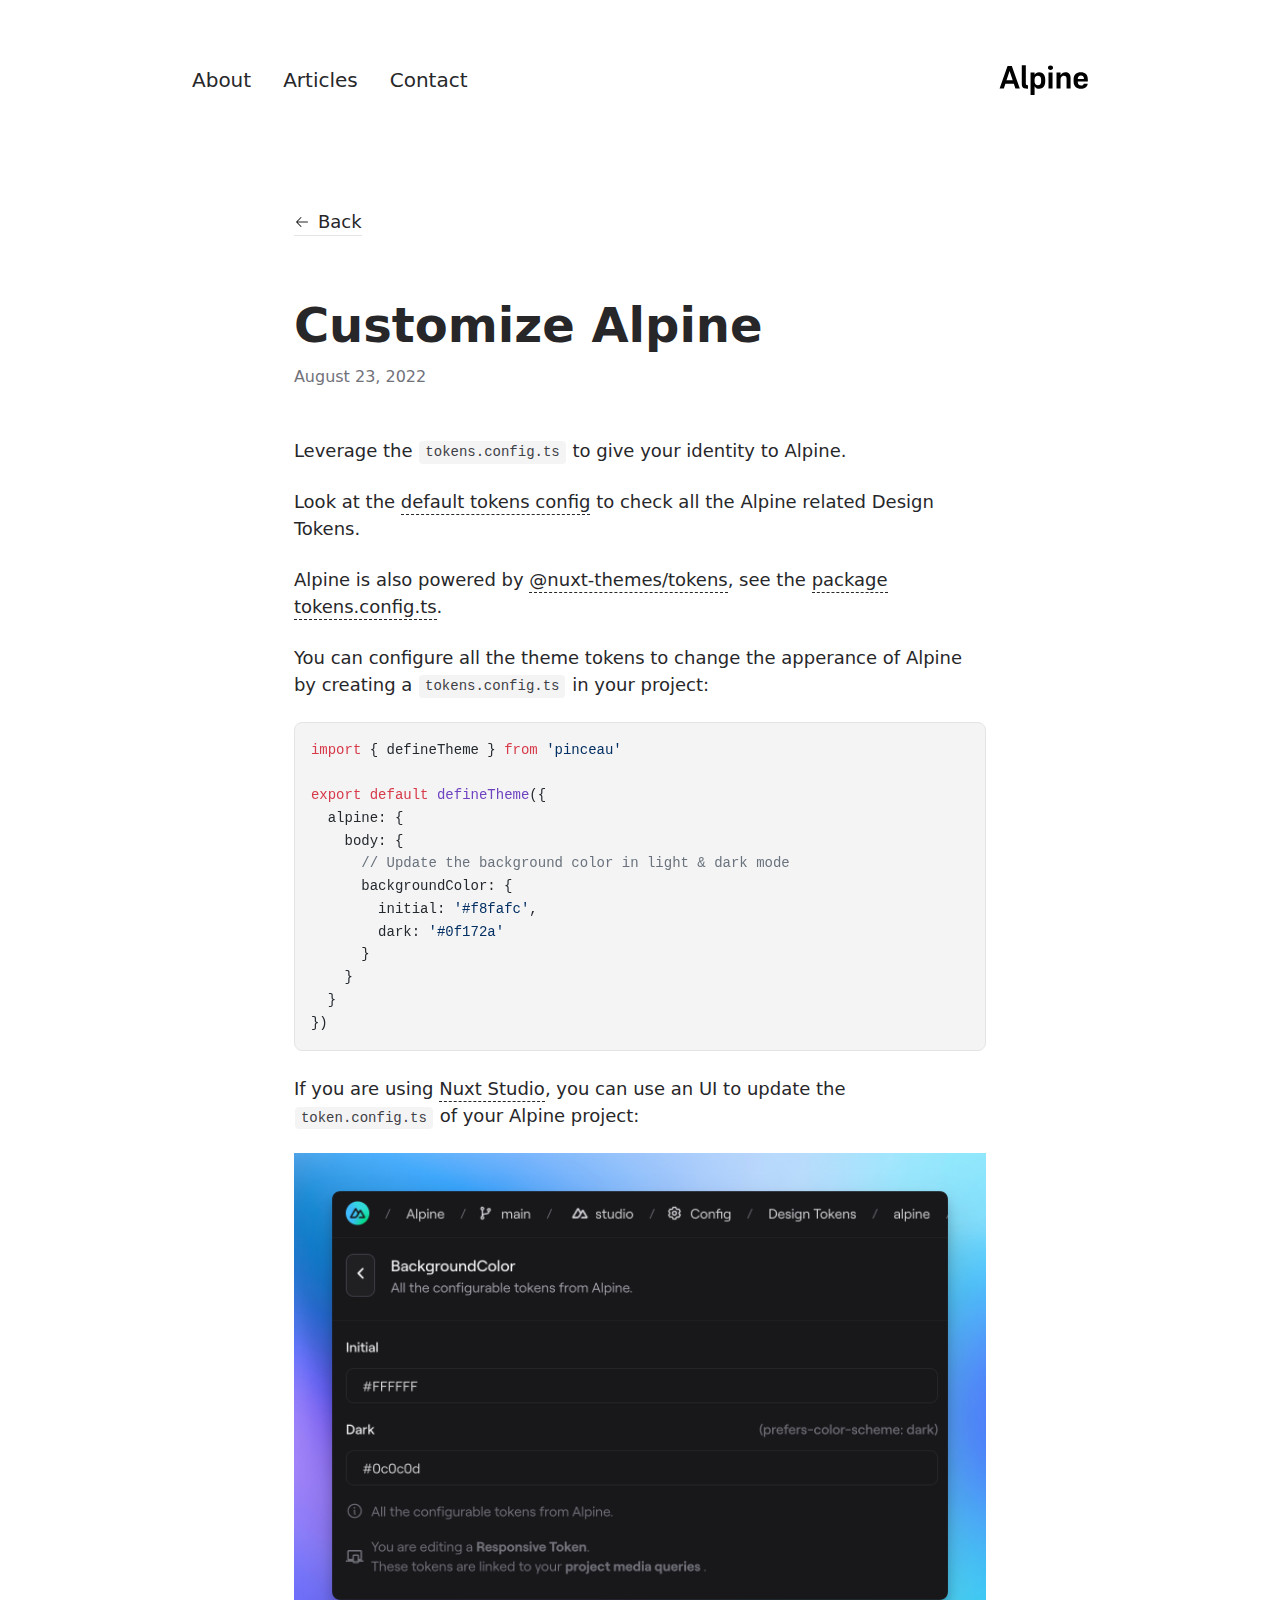
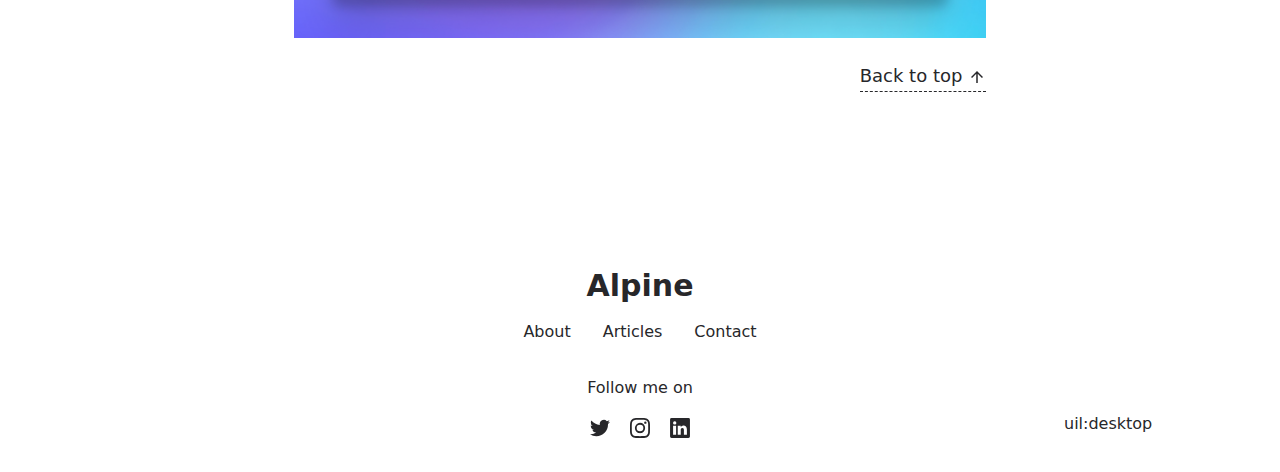
<file: articles/design-tokens/index.html>
<!DOCTYPE html><html lang="en"><head><meta charset="utf-8">
<meta name="viewport" content="width=device-width, initial-scale=1">
<title>Customize Alpine</title>
<meta name="twitter:card" content="summary_large_image">
<meta property="og:image:width" content="400">
<meta property="og:image:height" content="300">
<meta property="og:image:alt" content="An image showcasing my project.">
<meta property="og:title" content="Customize Alpine">
<meta name="description" content="Leverage the tokens.config.ts to give your identity to Alpine.">
<meta property="og:description" content="Leverage the tokens.config.ts to give your identity to Alpine.">
<meta property="og:image" content="/articles/design-tokens.webp">
<link rel="preload" as="fetch" crossorigin="anonymous" href="/articles/design-tokens/_payload.json">
<link rel="stylesheet" href="/_nuxt/entry.CS1F4RMm.css">
<link rel="stylesheet" href="/_nuxt/DocumentDrivenNotFound.DSylgNKB.css">
<link rel="stylesheet" href="/_nuxt/article.BHCg1ZF1.css">
<link rel="stylesheet" href="/_nuxt/ProseA.B6arPuVU.css">
<link rel="stylesheet" href="/_nuxt/ProseH1.CoOzZNfe.css">
<link rel="stylesheet" href="/_nuxt/ProseP.DHw9qJNt.css">
<link rel="stylesheet" href="/_nuxt/ProseCodeInline.biN1XEZn.css">
<link rel="stylesheet" href="/_nuxt/ProsePre.CchFRBtv.css">
<link rel="stylesheet" href="/_nuxt/ProseCode.CMZxOHzc.css">
<link rel="stylesheet" href="/_nuxt/ProseImg.SSFe4j9D.css">
<link rel="modulepreload" as="script" crossorigin href="/_nuxt/entry.CiAD4lAe.js">
<link rel="modulepreload" as="script" crossorigin href="/_nuxt/NuxtImg.ksxJ7Sr8.js">
<link rel="modulepreload" as="script" crossorigin href="/_nuxt/document-driven.DVvUjxbe.js">
<link rel="modulepreload" as="script" crossorigin href="/_nuxt/DocumentDrivenEmpty.B57zTzAk.js">
<link rel="modulepreload" as="script" crossorigin href="/_nuxt/ContentRenderer.Co77t8kK.js">
<link rel="modulepreload" as="script" crossorigin href="/_nuxt/ContentRendererMarkdown.vue.BeATDWyq.js">
<link rel="modulepreload" as="script" crossorigin href="/_nuxt/DocumentDrivenNotFound.BdlYDGaM.js">
<link rel="modulepreload" as="script" crossorigin href="/_nuxt/article.CNIYFkdJ.js">
<link rel="modulepreload" as="script" crossorigin href="/_nuxt/ProseA.CTi9UepX.js">
<link rel="modulepreload" as="script" crossorigin href="/_nuxt/date.BcWussCh.js">
<link rel="modulepreload" as="script" crossorigin href="/_nuxt/ContentRendererMarkdown.BVibKFWx.js">
<link rel="modulepreload" as="script" crossorigin href="/_nuxt/ProseH1.C6bUCb9D.js">
<link rel="modulepreload" as="script" crossorigin href="/_nuxt/ProseP.Ble_afLc.js">
<link rel="modulepreload" as="script" crossorigin href="/_nuxt/ProseCodeInline.BI7b17Sv.js">
<link rel="modulepreload" as="script" crossorigin href="/_nuxt/ProsePre.CdHwskpf.js">
<link rel="modulepreload" as="script" crossorigin href="/_nuxt/ProseCode.3u1Cl-6U.js">
<link rel="modulepreload" as="script" crossorigin href="/_nuxt/ProseImg.Cgptwa01.js">
<link rel="prefetch" as="script" crossorigin href="/_nuxt/default.CHIh2tdR.js">
<link rel="prefetch" as="script" crossorigin href="/_nuxt/page.CFY8QNuB.js">
<link rel="prefetch" as="script" crossorigin href="/_nuxt/client-db.BNfPgvZ2.js">
<link rel="prefetch" as="style" href="/_nuxt/useStudio.Dqk92KBR.css">
<link rel="prefetch" as="script" crossorigin href="/_nuxt/useStudio.Ci2TmW4a.js">
<link rel="prefetch" as="style" href="/_nuxt/error-404.D8uONj7L.css">
<link rel="prefetch" as="script" crossorigin href="/_nuxt/error-404.CasPtzf5.js">
<link rel="prefetch" as="style" href="/_nuxt/error-500.p7T9h8Pv.css">
<link rel="prefetch" as="script" crossorigin href="/_nuxt/error-500.oJqhL1HH.js">
<script type="module" src="/_nuxt/entry.CiAD4lAe.js" crossorigin></script><style id="pinceau-runtime-hydratable">@media{.phy[--]{--puid:Wp-Z0k-v;}.pv-rhD90p{max-width:var(--elements-container-maxWidth);padding-left:var(--elements-container-padding-mobile);padding-right:var(--elements-container-padding-mobile);}@media (min-width: 475px){.pv-rhD90p{padding-left:var(--elements-container-padding-xs);padding-right:var(--elements-container-padding-xs);}}@media (min-width: 640px){.pv-rhD90p{padding-left:var(--elements-container-padding-sm);padding-right:var(--elements-container-padding-sm);}}@media (min-width: 768px){.pv-rhD90p{padding-left:var(--elements-container-padding-md);padding-right:var(--elements-container-padding-md);}}} </style><style id="pinceau-theme">@media { :root {--pinceau-mq: initial; --alpine-readableLine: 68ch;--alpine-backdrop-backgroundColor: #f4f4f5b3;--prose-code-inline-padding: 0.2rem 0.375rem 0.2rem 0.375rem;--prose-code-block-backdropFilter: contrast(1);--prose-code-block-border-style: solid;--prose-code-block-border-width: 1px;--prose-tbody-tr-borderBottom-style: dashed;--prose-tbody-tr-borderBottom-width: 1px;--prose-th-textAlign: inherit;--prose-thead-borderBottom-style: solid;--prose-thead-borderBottom-width: 1px;--prose-thead-border-style: solid;--prose-thead-border-width: 0px;--prose-table-textAlign: start;--prose-hr-width: 1px;--prose-hr-style: solid;--prose-li-listStylePosition: outside;--prose-ol-li-markerColor: currentColor;--prose-ol-paddingInlineStart: 21px;--prose-ol-listStyleType: decimal;--prose-ul-li-markerColor: currentColor;--prose-ul-paddingInlineStart: 21px;--prose-ul-listStyleType: disc;--prose-blockquote-border-style: solid;--prose-blockquote-border-width: 4px;--prose-blockquote-quotes: '201C' '201D' '2018' '2019';--prose-blockquote-paddingInlineStart: 24px;--prose-a-code-color-hover: currentColor;--prose-a-code-color-static: currentColor;--prose-a-hasCode-borderBottom: none;--prose-a-border-distance: 2px;--prose-a-border-color-hover: currentColor;--prose-a-border-color-static: currentColor;--prose-a-border-style-hover: solid;--prose-a-border-style-static: dashed;--prose-a-border-width: 1px;--prose-a-color-static: inherit;--prose-a-textDecoration: none;--prose-h6-margin: 3rem 0 2rem;--prose-h5-margin: 3rem 0 2rem;--prose-h4-margin: 3rem 0 2rem;--prose-h3-margin: 3rem 0 2rem;--prose-h2-margin: 3rem 0 2rem;--prose-h1-margin: 0 0 2rem;--prose-p-fontSize: 18px;--typography-lead-loose: 2;--typography-lead-relaxed: 1.625;--typography-lead-normal: 1.5;--typography-lead-snug: 1.375;--typography-lead-tight: 1.25;--typography-lead-none: 1;--typography-lead-10: 2.5rem;--typography-lead-9: 2.25rem;--typography-lead-8: 2rem;--typography-lead-7: 1.75rem;--typography-lead-6: 1.5rem;--typography-lead-5: 1.25rem;--typography-lead-4: 1rem;--typography-lead-3: .75rem;--typography-lead-2: .5rem;--typography-lead-1: .025rem;--typography-fontWeight-black: 900;--typography-fontWeight-extrabold: 800;--typography-fontWeight-bold: 700;--typography-fontWeight-semibold: 600;--typography-fontWeight-medium: 500;--typography-fontWeight-normal: 400;--typography-fontWeight-light: 300;--typography-fontWeight-extralight: 200;--typography-fontWeight-thin: 100;--typography-fontSize-9xl: 128px;--typography-fontSize-8xl: 96px;--typography-fontSize-7xl: 72px;--typography-fontSize-6xl: 60px;--typography-fontSize-5xl: 48px;--typography-fontSize-4xl: 36px;--typography-fontSize-3xl: 30px;--typography-fontSize-2xl: 24px;--typography-fontSize-xl: 20px;--typography-fontSize-lg: 18px;--typography-fontSize-base: 16px;--typography-fontSize-sm: 14px;--typography-fontSize-xs: 12px;--typography-letterSpacing-wide: 0.025em;--typography-letterSpacing-tight: -0.025em;--typography-verticalMargin-base: 24px;--typography-verticalMargin-sm: 16px;--elements-border-secondary-hover: [object Object];--elements-backdrop-background: #fffc;--elements-backdrop-filter: saturate(200%) blur(20px);--elements-container-maxWidth: 64rem;--lead-loose: 2;--lead-relaxed: 1.625;--lead-normal: 1.5;--lead-snug: 1.375;--lead-tight: 1.25;--lead-none: 1;--lead-10: 2.5rem;--lead-9: 2.25rem;--lead-8: 2rem;--lead-7: 1.75rem;--lead-6: 1.5rem;--lead-5: 1.25rem;--lead-4: 1rem;--lead-3: .75rem;--lead-2: .5rem;--lead-1: .025rem;--letterSpacing-widest: 0.1em;--letterSpacing-wider: 0.05em;--letterSpacing-wide: 0.025em;--letterSpacing-normal: 0em;--letterSpacing-tight: -0.025em;--letterSpacing-tighter: -0.05em;--fontSize-9xl: 8rem;--fontSize-8xl: 6rem;--fontSize-7xl: 4.5rem;--fontSize-6xl: 3.75rem;--fontSize-5xl: 3rem;--fontSize-4xl: 2.25rem;--fontSize-3xl: 1.875rem;--fontSize-2xl: 1.5rem;--fontSize-xl: 1.25rem;--fontSize-lg: 1.125rem;--fontSize-base: 1rem;--fontSize-sm: 0.875rem;--fontSize-xs: 0.75rem;--fontWeight-black: 900;--fontWeight-extrabold: 800;--fontWeight-bold: 700;--fontWeight-semibold: 600;--fontWeight-medium: 500;--fontWeight-normal: 400;--fontWeight-light: 300;--fontWeight-extralight: 200;--fontWeight-thin: 100;--font-mono: ui-monospace, SFMono-Regular, Menlo, Monaco, Consolas, Liberation Mono, Courier New, monospace;--font-serif: ui-serif, Georgia, Cambria, Times New Roman, Times, serif;--font-sans: ui-sans-serif, system-ui, -apple-system, BlinkMacSystemFont, Segoe UI, Roboto, Helvetica Neue, Arial, Noto Sans, sans-serif, Apple Color Emoji, Segoe UI Emoji, Segoe UI Symbol, Noto Color Emoji;--opacity-total: 1;--opacity-high: 0.8;--opacity-medium: 0.5;--opacity-soft: 0.3;--opacity-light: 0.15;--opacity-bright: 0.1;--opacity-noOpacity: 0;--borderWidth-lg: 3px;--borderWidth-md: 2px;--borderWidth-sm: 1px;--borderWidth-noBorder: 0;--space-rem-875: 0.875rem;--space-rem-625: 0.625rem;--space-rem-375: 0.375rem;--space-rem-125: 0.125rem;--space-px: 1px;--space-128: 32rem;--space-96: 24rem;--space-80: 20rem;--space-72: 18rem;--space-64: 16rem;--space-60: 15rem;--space-56: 14rem;--space-52: 13rem;--space-48: 12rem;--space-44: 11rem;--space-40: 10rem;--space-36: 9rem;--space-32: 8rem;--space-28: 7rem;--space-24: 6rem;--space-20: 5rem;--space-16: 4rem;--space-14: 3.5rem;--space-12: 3rem;--space-11: 2.75rem;--space-10: 2.5rem;--space-9: 2.25rem;--space-8: 2rem;--space-7: 1.75rem;--space-6: 1.5rem;--space-5: 1.25rem;--space-4: 1rem;--space-3: 0.75rem;--space-2: 0.5rem;--space-1: 0.25rem;--space-0: 0px;--size-full: 100%;--size-7xl: 80rem;--size-6xl: 72rem;--size-5xl: 64rem;--size-4xl: 56rem;--size-3xl: 48rem;--size-2xl: 42rem;--size-xl: 36rem;--size-lg: 32rem;--size-md: 28rem;--size-sm: 24rem;--size-xs: 20rem;--size-200: 200px;--size-104: 104px;--size-80: 80px;--size-64: 64px;--size-56: 56px;--size-48: 48px;--size-40: 40px;--size-32: 32px;--size-24: 24px;--size-20: 20px;--size-16: 16px;--size-12: 12px;--size-8: 8px;--size-6: 6px;--size-4: 4px;--size-2: 2px;--size-0: 0px;--radii-full: 9999px;--radii-3xl: 1.75rem;--radii-2xl: 1.5rem;--radii-xl: 1rem;--radii-lg: 0.75rem;--radii-md: 0.5rem;--radii-sm: 0.375rem;--radii-xs: 0.25rem;--radii-2xs: 0.125rem;--radii-none: 0px;--shadow-none: 0px 0px 0px 0px transparent;--shadow-lg: 0px 10px 15px -3px #000000, 0px 4px 6px -4px #000000;--shadow-md: 0px 4px 6px -1px #000000, 0px 2px 4px -2px #000000;--shadow-sm: 0px 1px 3px 0px #000000, 0px 1px 2px -1px #000000;--shadow-xs: 0px 1px 2px 0px #000000;--height-screen: 100vh;--width-screen: 100vw;--color-primary-900: #002e38;--color-primary-800: #005c70;--color-primary-700: #008aa9;--color-primary-600: #00b9e1;--color-primary-500: #1ad6ff;--color-primary-400: #40ddff;--color-primary-300: #66e4ff;--color-primary-200: #8deaff;--color-primary-100: #b3f1ff;--color-primary-50: #d9f8ff;--color-ruby-900: #380011;--color-ruby-800: #700021;--color-ruby-700: #a90032;--color-ruby-600: #e10043;--color-ruby-500: #ff1a5e;--color-ruby-400: #ff4079;--color-ruby-300: #ff6694;--color-ruby-200: #ff8dae;--color-ruby-100: #ffb3c9;--color-ruby-50: #ffd9e4;--color-pink-900: #380025;--color-pink-800: #70004b;--color-pink-700: #a90070;--color-pink-600: #e10095;--color-pink-500: #ff1ab2;--color-pink-400: #ff40bf;--color-pink-300: #ff66cc;--color-pink-200: #ff8dd8;--color-pink-100: #ffb3e5;--color-pink-50: #ffd9f2;--color-purple-900: #190038;--color-purple-800: #330070;--color-purple-700: #4c00a9;--color-purple-600: #6500e1;--color-purple-500: #811aff;--color-purple-400: #9640ff;--color-purple-300: #ab66ff;--color-purple-200: #c08dff;--color-purple-100: #d5b3ff;--color-purple-50: #ead9ff;--color-royalblue-900: #0b0531;--color-royalblue-800: #160a62;--color-royalblue-700: #211093;--color-royalblue-600: #2c15c4;--color-royalblue-500: #4127e8;--color-royalblue-400: #614bec;--color-royalblue-300: #806ff0;--color-royalblue-200: #a093f3;--color-royalblue-100: #c0b7f7;--color-royalblue-50: #dfdbfb;--color-indigoblue-900: #001238;--color-indigoblue-800: #002370;--color-indigoblue-700: #0035a9;--color-indigoblue-600: #0047e1;--color-indigoblue-500: #1a62ff;--color-indigoblue-400: #407cff;--color-indigoblue-300: #6696ff;--color-indigoblue-200: #8db0ff;--color-indigoblue-100: #b3cbff;--color-indigoblue-50: #d9e5ff;--color-blue-900: #002438;--color-blue-800: #004870;--color-blue-700: #006ca9;--color-blue-600: #0090e1;--color-blue-500: #1aadff;--color-blue-400: #40bbff;--color-blue-300: #66c8ff;--color-blue-200: #8dd6ff;--color-blue-100: #b3e4ff;--color-blue-50: #d9f1ff;--color-lightblue-900: #002e38;--color-lightblue-800: #005c70;--color-lightblue-700: #008aa9;--color-lightblue-600: #00b9e1;--color-lightblue-500: #1ad6ff;--color-lightblue-400: #40ddff;--color-lightblue-300: #66e4ff;--color-lightblue-200: #8deaff;--color-lightblue-100: #b3f1ff;--color-lightblue-50: #d9f8ff;--color-teal-900: #062a28;--color-teal-800: #0b544f;--color-teal-700: #117d77;--color-teal-600: #16a79e;--color-teal-500: #1cd1c6;--color-teal-400: #36e4da;--color-teal-300: #5fe9e1;--color-teal-200: #87efe9;--color-teal-100: #aff4f0;--color-teal-50: #d7faf8;--color-pear-900: #2a2b09;--color-pear-800: #545512;--color-pear-700: #7e801b;--color-pear-600: #a8aa24;--color-pear-500: #d0d32f;--color-pear-400: #d8da52;--color-pear-300: #e0e274;--color-pear-200: #e8e997;--color-pear-100: #eff0ba;--color-pear-50: #f7f8dc;--color-red-900: #380300;--color-red-800: #700700;--color-red-700: #a90a00;--color-red-600: #e10e00;--color-red-500: #ff281a;--color-red-400: #ff4c40;--color-red-300: #ff7066;--color-red-200: #ff948d;--color-red-100: #ffb7b3;--color-red-50: #ffdbd9;--color-orange-900: #381800;--color-orange-800: #702f00;--color-orange-700: #a94700;--color-orange-600: #e15e00;--color-orange-500: #ff7a1a;--color-orange-400: #ff9040;--color-orange-300: #ffa666;--color-orange-200: #ffbd8d;--color-orange-100: #ffd3b3;--color-orange-50: #ffe9d9;--color-yellow-900: #362b03;--color-yellow-800: #6d5605;--color-yellow-700: #a38108;--color-yellow-600: #daac0a;--color-yellow-500: #f5c828;--color-yellow-400: #f7d14c;--color-yellow-300: #f8da70;--color-yellow-200: #fae393;--color-yellow-100: #fcedb7;--color-yellow-50: #fdf6db;--color-green-900: #003f25;--color-green-800: #005e38;--color-green-700: #007e4a;--color-green-600: #009d5d;--color-green-500: #00bd6f;--color-green-400: #00dc82;--color-green-300: #30ffaa;--color-green-200: #83ffcc;--color-green-100: #acffdd;--color-green-50: #d6ffee;--color-gray-900: #18181B;--color-gray-800: #27272A;--color-gray-700: #3f3f46;--color-gray-600: #52525B;--color-gray-500: #71717A;--color-gray-400: #a1a1aa;--color-gray-300: #D4d4d8;--color-gray-200: #e4e4e7;--color-gray-100: #f4f4f5;--color-gray-50: #fafafa;--color-black: #0c0c0d;--color-white: #FFFFFF;--media-portrait: only screen and (orientation: portrait);--media-landscape: only screen and (orientation: landscape);--media-rm: (prefers-reduced-motion: reduce);--media-2xl: (min-width: 1536px);--media-xl: (min-width: 1280px);--media-lg: (min-width: 1024px);--media-md: (min-width: 768px);--media-sm: (min-width: 640px);--media-xs: (min-width: 475px);--alpine-body-color: var(--color-gray-800);--alpine-body-backgroundColor: var(--color-white);--prose-code-inline-fontWeight: var(--typography-fontWeight-normal);--prose-code-inline-fontSize: var(--typography-fontSize-sm);--prose-code-inline-borderRadius: var(--radii-xs);--prose-code-block-pre-padding: var(--typography-verticalMargin-sm);--prose-code-block-margin: var(--typography-verticalMargin-base) 0;--prose-code-block-fontSize: var(--typography-fontSize-sm);--prose-tbody-code-inline-fontSize: var(--typography-fontSize-sm);--prose-tbody-td-padding: var(--typography-verticalMargin-sm);--prose-th-fontWeight: var(--typography-fontWeight-semibold);--prose-th-padding: 0 var(--typography-verticalMargin-sm) var(--typography-verticalMargin-sm) var(--typography-verticalMargin-sm);--prose-table-lineHeight: var(--typography-lead-6);--prose-table-fontSize: var(--typography-fontSize-sm);--prose-table-margin: var(--typography-verticalMargin-base) 0;--prose-hr-margin: var(--typography-verticalMargin-base) 0;--prose-li-margin: var(--typography-verticalMargin-sm) 0;--prose-ol-margin: var(--typography-verticalMargin-base) 0;--prose-ul-margin: var(--typography-verticalMargin-base) 0;--prose-blockquote-margin: var(--typography-verticalMargin-base) 0;--prose-a-code-border-style: var(--prose-a-border-style-static);--prose-a-code-border-width: var(--prose-a-border-width);--prose-a-fontWeight: var(--typography-fontWeight-medium);--prose-img-margin: var(--typography-verticalMargin-base) 0;--prose-strong-fontWeight: var(--typography-fontWeight-semibold);--prose-h6-iconSize: var(--typography-fontSize-base);--prose-h6-fontWeight: var(--typography-fontWeight-semibold);--prose-h6-lineHeight: var(--typography-lead-normal);--prose-h6-fontSize: var(--typography-fontSize-lg);--prose-h5-iconSize: var(--typography-fontSize-lg);--prose-h5-fontWeight: var(--typography-fontWeight-semibold);--prose-h5-lineHeight: var(--typography-lead-snug);--prose-h5-fontSize: var(--typography-fontSize-xl);--prose-h4-iconSize: var(--typography-fontSize-lg);--prose-h4-letterSpacing: var(--typography-letterSpacing-tight);--prose-h4-fontWeight: var(--typography-fontWeight-semibold);--prose-h4-lineHeight: var(--typography-lead-snug);--prose-h4-fontSize: var(--typography-fontSize-2xl);--prose-h3-iconSize: var(--typography-fontSize-xl);--prose-h3-letterSpacing: var(--typography-letterSpacing-tight);--prose-h3-fontWeight: var(--typography-fontWeight-semibold);--prose-h3-lineHeight: var(--typography-lead-snug);--prose-h3-fontSize: var(--typography-fontSize-3xl);--prose-h2-iconSize: var(--typography-fontSize-2xl);--prose-h2-letterSpacing: var(--typography-letterSpacing-tight);--prose-h2-fontWeight: var(--typography-fontWeight-semibold);--prose-h2-lineHeight: var(--typography-lead-tight);--prose-h2-fontSize: var(--typography-fontSize-4xl);--prose-h1-iconSize: var(--typography-fontSize-3xl);--prose-h1-letterSpacing: var(--typography-letterSpacing-tight);--prose-h1-fontWeight: var(--typography-fontWeight-bold);--prose-h1-lineHeight: var(--typography-lead-tight);--prose-h1-fontSize: var(--typography-fontSize-5xl);--prose-p-br-margin: var(--typography-verticalMargin-base) 0 0 0;--prose-p-margin: var(--typography-verticalMargin-base) 0;--prose-p-lineHeight: var(--typography-lead-normal);--typography-color-primary-900: var(--color-primary-900);--typography-color-primary-800: var(--color-primary-800);--typography-color-primary-700: var(--color-primary-700);--typography-color-primary-600: var(--color-primary-600);--typography-color-primary-500: var(--color-primary-500);--typography-color-primary-400: var(--color-primary-400);--typography-color-primary-300: var(--color-primary-300);--typography-color-primary-200: var(--color-primary-200);--typography-color-primary-100: var(--color-primary-100);--typography-color-primary-50: var(--color-primary-50);--typography-font-code: var(--font-mono);--typography-font-body: var(--font-sans);--typography-font-display: var(--font-sans);--typography-body-backgroundColor: var(--color-white);--typography-body-color: var(--color-black);--elements-state-danger-borderColor-secondary: var(--color-red-200);--elements-state-danger-borderColor-primary: var(--color-red-100);--elements-state-danger-backgroundColor-secondary: var(--color-red-100);--elements-state-danger-backgroundColor-primary: var(--color-red-50);--elements-state-danger-color-secondary: var(--color-red-600);--elements-state-danger-color-primary: var(--color-red-500);--elements-state-warning-borderColor-secondary: var(--color-yellow-200);--elements-state-warning-borderColor-primary: var(--color-yellow-100);--elements-state-warning-backgroundColor-secondary: var(--color-yellow-100);--elements-state-warning-backgroundColor-primary: var(--color-yellow-50);--elements-state-warning-color-secondary: var(--color-yellow-700);--elements-state-warning-color-primary: var(--color-yellow-600);--elements-state-success-borderColor-secondary: var(--color-green-200);--elements-state-success-borderColor-primary: var(--color-green-100);--elements-state-success-backgroundColor-secondary: var(--color-green-100);--elements-state-success-backgroundColor-primary: var(--color-green-50);--elements-state-success-color-secondary: var(--color-green-600);--elements-state-success-color-primary: var(--color-green-500);--elements-state-info-borderColor-secondary: var(--color-blue-200);--elements-state-info-borderColor-primary: var(--color-blue-100);--elements-state-info-backgroundColor-secondary: var(--color-blue-100);--elements-state-info-backgroundColor-primary: var(--color-blue-50);--elements-state-info-color-secondary: var(--color-blue-600);--elements-state-info-color-primary: var(--color-blue-500);--elements-state-primary-borderColor-secondary: var(--color-primary-200);--elements-state-primary-borderColor-primary: var(--color-primary-100);--elements-state-primary-backgroundColor-secondary: var(--color-primary-100);--elements-state-primary-backgroundColor-primary: var(--color-primary-50);--elements-state-primary-color-secondary: var(--color-primary-700);--elements-state-primary-color-primary: var(--color-primary-600);--elements-surface-secondary-backgroundColor: var(--color-gray-200);--elements-surface-primary-backgroundColor: var(--color-gray-100);--elements-surface-background-base: var(--color-gray-100);--elements-border-secondary-static: var(--color-gray-200);--elements-border-primary-hover: var(--color-gray-200);--elements-border-primary-static: var(--color-gray-100);--elements-container-padding-md: var(--space-16);--elements-container-padding-sm: var(--space-12);--elements-container-padding-xs: var(--space-8);--elements-container-padding-mobile: var(--space-6);--elements-text-secondary-color-hover: var(--color-gray-700);--elements-text-secondary-color-static: var(--color-gray-500);--elements-text-primary-color-static: var(--color-gray-900);--text-6xl-lineHeight: var(--lead-none);--text-6xl-fontSize: var(--fontSize-6xl);--text-5xl-lineHeight: var(--lead-none);--text-5xl-fontSize: var(--fontSize-5xl);--text-4xl-lineHeight: var(--lead-10);--text-4xl-fontSize: var(--fontSize-4xl);--text-3xl-lineHeight: var(--lead-9);--text-3xl-fontSize: var(--fontSize-3xl);--text-2xl-lineHeight: var(--lead-8);--text-2xl-fontSize: var(--fontSize-2xl);--text-xl-lineHeight: var(--lead-7);--text-xl-fontSize: var(--fontSize-xl);--text-lg-lineHeight: var(--lead-7);--text-lg-fontSize: var(--fontSize-lg);--text-base-lineHeight: var(--lead-6);--text-base-fontSize: var(--fontSize-base);--text-sm-lineHeight: var(--lead-5);--text-sm-fontSize: var(--fontSize-sm);--text-xs-lineHeight: var(--lead-4);--text-xs-fontSize: var(--fontSize-xs);--shadow-2xl: 0px 25px 50px -12px var(--color-gray-900);--shadow-xl: 0px 20px 25px -5px var(--color-gray-400), 0px 8px 10px -6px #000000;--color-secondary-900: var(--color-gray-900);--color-secondary-800: var(--color-gray-800);--color-secondary-700: var(--color-gray-700);--color-secondary-600: var(--color-gray-600);--color-secondary-500: var(--color-gray-500);--color-secondary-400: var(--color-gray-400);--color-secondary-300: var(--color-gray-300);--color-secondary-200: var(--color-gray-200);--color-secondary-100: var(--color-gray-100);--color-secondary-50: var(--color-gray-50);--prose-a-code-background-hover: var(--typography-color-primary-50);--prose-a-code-border-color-hover: var(--typography-color-primary-500);--prose-a-color-hover: var(--typography-color-primary-500);--typography-color-secondary-900: var(--color-secondary-900);--typography-color-secondary-800: var(--color-secondary-800);--typography-color-secondary-700: var(--color-secondary-700);--typography-color-secondary-600: var(--color-secondary-600);--typography-color-secondary-500: var(--color-secondary-500);--typography-color-secondary-400: var(--color-secondary-400);--typography-color-secondary-300: var(--color-secondary-300);--typography-color-secondary-200: var(--color-secondary-200);--typography-color-secondary-100: var(--color-secondary-100);--typography-color-secondary-50: var(--color-secondary-50);--prose-code-inline-backgroundColor: var(--typography-color-secondary-100);--prose-code-inline-color: var(--typography-color-secondary-700);--prose-code-block-backgroundColor: var(--typography-color-secondary-100);--prose-code-block-color: var(--typography-color-secondary-700);--prose-code-block-border-color: var(--typography-color-secondary-200);--prose-tbody-tr-borderBottom-color: var(--typography-color-secondary-200);--prose-th-color: var(--typography-color-secondary-600);--prose-thead-borderBottom-color: var(--typography-color-secondary-200);--prose-thead-border-color: var(--typography-color-secondary-300);--prose-hr-color: var(--typography-color-secondary-200);--prose-blockquote-border-color: var(--typography-color-secondary-200);--prose-blockquote-color: var(--typography-color-secondary-500);--prose-a-code-border-color-static: var(--typography-color-secondary-400); } }@media { :root.dark {--pinceau-mq: dark; --alpine-backdrop-backgroundColor: #18181bb3;--prose-code-block-backdropFilter: contrast(1);--prose-ol-li-markerColor: currentColor;--prose-ul-li-markerColor: currentColor;--prose-a-code-color-hover: currentColor;--prose-a-code-color-static: currentColor;--prose-a-border-color-hover: currentColor;--prose-a-border-color-static: currentColor;--prose-a-color-static: inherit;--elements-backdrop-background: #0c0d0ccc;--alpine-body-color: var(--color-gray-200);--alpine-body-backgroundColor: var(--color-black);--typography-body-backgroundColor: var(--color-black);--typography-body-color: var(--color-white);--elements-state-danger-borderColor-secondary: var(--color-red-700);--elements-state-danger-borderColor-primary: var(--color-red-800);--elements-state-danger-backgroundColor-secondary: var(--color-red-800);--elements-state-danger-backgroundColor-primary: var(--color-red-900);--elements-state-danger-color-secondary: var(--color-red-200);--elements-state-danger-color-primary: var(--color-red-300);--elements-state-warning-borderColor-secondary: var(--color-yellow-700);--elements-state-warning-borderColor-primary: var(--color-yellow-800);--elements-state-warning-backgroundColor-secondary: var(--color-yellow-800);--elements-state-warning-backgroundColor-primary: var(--color-yellow-900);--elements-state-warning-color-secondary: var(--color-yellow-200);--elements-state-warning-color-primary: var(--color-yellow-400);--elements-state-success-borderColor-secondary: var(--color-green-700);--elements-state-success-borderColor-primary: var(--color-green-800);--elements-state-success-backgroundColor-secondary: var(--color-green-800);--elements-state-success-backgroundColor-primary: var(--color-green-900);--elements-state-success-color-secondary: var(--color-green-200);--elements-state-success-color-primary: var(--color-green-400);--elements-state-info-borderColor-secondary: var(--color-blue-700);--elements-state-info-borderColor-primary: var(--color-blue-800);--elements-state-info-backgroundColor-secondary: var(--color-blue-800);--elements-state-info-backgroundColor-primary: var(--color-blue-900);--elements-state-info-color-secondary: var(--color-blue-200);--elements-state-info-color-primary: var(--color-blue-400);--elements-state-primary-borderColor-secondary: var(--color-primary-700);--elements-state-primary-borderColor-primary: var(--color-primary-800);--elements-state-primary-backgroundColor-secondary: var(--color-primary-800);--elements-state-primary-backgroundColor-primary: var(--color-primary-900);--elements-state-primary-color-secondary: var(--color-primary-200);--elements-state-primary-color-primary: var(--color-primary-400);--elements-surface-secondary-backgroundColor: var(--color-gray-800);--elements-surface-primary-backgroundColor: var(--color-gray-900);--elements-surface-background-base: var(--color-gray-900);--elements-border-secondary-static: var(--color-gray-800);--elements-border-primary-hover: var(--color-gray-800);--elements-border-primary-static: var(--color-gray-900);--elements-text-secondary-color-hover: var(--color-gray-200);--elements-text-secondary-color-static: var(--color-gray-400);--elements-text-primary-color-static: var(--color-gray-50);--prose-a-code-background-hover: var(--typography-color-primary-900);--prose-a-code-border-color-hover: var(--typography-color-primary-600);--prose-a-color-hover: var(--typography-color-primary-400);--prose-code-inline-backgroundColor: var(--typography-color-secondary-800);--prose-code-inline-color: var(--typography-color-secondary-200);--prose-code-block-backgroundColor: var(--typography-color-secondary-900);--prose-code-block-color: var(--typography-color-secondary-200);--prose-code-block-border-color: var(--typography-color-secondary-800);--prose-tbody-tr-borderBottom-color: var(--typography-color-secondary-800);--prose-th-color: var(--typography-color-secondary-400);--prose-thead-borderBottom-color: var(--typography-color-secondary-800);--prose-thead-border-color: var(--typography-color-secondary-600);--prose-hr-color: var(--typography-color-secondary-800);--prose-blockquote-border-color: var(--typography-color-secondary-700);--prose-blockquote-color: var(--typography-color-secondary-400);--prose-a-code-border-color-static: var(--typography-color-secondary-600); } }</style><script>"use strict";(()=>{const a=window,e=document.documentElement,m=["dark","light"],c=window&&window.localStorage&&window.localStorage.getItem&&window.localStorage.getItem("nuxt-color-mode")||"system";let n=c==="system"?d():c;const l=e.getAttribute("data-color-mode-forced");l&&(n=l),i(n),a["__NUXT_COLOR_MODE__"]={preference:c,value:n,getColorScheme:d,addColorScheme:i,removeColorScheme:f};function i(o){const t=""+o+"",s="";e.classList?e.classList.add(t):e.className+=" "+t,s&&e.setAttribute("data-"+s,o)}function f(o){const t=""+o+"",s="";e.classList?e.classList.remove(t):e.className=e.className.replace(new RegExp(t,"g"),""),s&&e.removeAttribute("data-"+s)}function r(o){return a.matchMedia("(prefers-color-scheme"+o+")")}function d(){if(a.matchMedia&&r("").media!=="not all"){for(const o of m)if(r(":"+o).matches)return o}return"light"}})();
</script></head><body><div id="__nuxt"><div class="container pv-rhD90p pc-Wp-Z0k app-layout" data-v-ad2b2be0 data-v-d801e751><!--[--><div class="nuxt-progress" style="width:0%;height:3px;opacity:0;background-size:Infinity% auto;" data-v-ad2b2be0></div><header class="right" data-v-ad2b2be0 data-v-81de7f07><div class="menu" data-v-81de7f07><button aria-label="Navigation Menu" data-v-81de7f07><svg width="24" height="24" viewBox="0 0 68 68" fill="currentColor" xmlns="http://www.w3.org/2000/svg" data-v-81de7f07><path d="M8 34C8 32.1362 8 31.2044 8.30448 30.4693C8.71046 29.4892 9.48915 28.7105 10.4693 28.3045C11.2044 28 12.1362 28 14 28C15.8638 28 16.7956 28 17.5307 28.3045C18.5108 28.7105 19.2895 29.4892 19.6955 30.4693C20 31.2044 20 32.1362 20 34C20 35.8638 20 36.7956 19.6955 37.5307C19.2895 38.5108 18.5108 39.2895 17.5307 39.6955C16.7956 40 15.8638 40 14 40C12.1362 40 11.2044 40 10.4693 39.6955C9.48915 39.2895 8.71046 38.5108 8.30448 37.5307C8 36.7956 8 35.8638 8 34Z" data-v-81de7f07></path><path d="M28 34C28 32.1362 28 31.2044 28.3045 30.4693C28.7105 29.4892 29.4892 28.7105 30.4693 28.3045C31.2044 28 32.1362 28 34 28C35.8638 28 36.7956 28 37.5307 28.3045C38.5108 28.7105 39.2895 29.4892 39.6955 30.4693C40 31.2044 40 32.1362 40 34C40 35.8638 40 36.7956 39.6955 37.5307C39.2895 38.5108 38.5108 39.2895 37.5307 39.6955C36.7956 40 35.8638 40 34 40C32.1362 40 31.2044 40 30.4693 39.6955C29.4892 39.2895 28.7105 38.5108 28.3045 37.5307C28 36.7956 28 35.8638 28 34Z" data-v-81de7f07></path><path d="M48 34C48 32.1362 48 31.2044 48.3045 30.4693C48.7105 29.4892 49.4892 28.7105 50.4693 28.3045C51.2044 28 52.1362 28 54 28C55.8638 28 56.7956 28 57.5307 28.3045C58.5108 28.7105 59.2895 29.4892 59.6955 30.4693C60 31.2044 60 32.1362 60 34C60 35.8638 60 36.7956 59.6955 37.5307C59.2895 38.5108 58.5108 39.2895 57.5307 39.6955C56.7956 40 55.8638 40 54 40C52.1362 40 51.2044 40 50.4693 39.6955C49.4892 39.2895 48.7105 38.5108 48.3045 37.5307C48 36.7956 48 35.8638 48 34Z" data-v-81de7f07></path></svg></button></div><div class="overlay" data-v-81de7f07><nav data-v-81de7f07 data-v-79444231><ul data-v-79444231><!--[--><li data-v-79444231><a href="/" class="" data-v-79444231><span class="underline-fx" data-v-79444231></span> About</a></li><li data-v-79444231><a href="/articles" class="" data-v-79444231><span class="underline-fx" data-v-79444231></span> Articles</a></li><li data-v-79444231><a href="/contact" class="" data-v-79444231><span class="underline-fx" data-v-79444231></span> Contact</a></li><!--]--></ul></nav></div><div class="logo" data-v-81de7f07><a href="/" class="" data-v-81de7f07><img src="/logo-dark.svg" class="dark-img" alt="alpine" width="89" height="31" data-v-81de7f07><img src="/logo.svg" class="light-img" alt="alpine" width="89" height="31" data-v-81de7f07></a></div><div class="main-nav" data-v-81de7f07><nav data-v-81de7f07 data-v-79444231><ul data-v-79444231><!--[--><li data-v-79444231><a href="/" class="" data-v-79444231><span class="underline-fx" data-v-79444231></span> About</a></li><li data-v-79444231><a href="/articles" class="" data-v-79444231><span class="underline-fx" data-v-79444231></span> Articles</a></li><li data-v-79444231><a href="/contact" class="" data-v-79444231><span class="underline-fx" data-v-79444231></span> Contact</a></li><!--]--></ul></nav></div></header><!--[--><div class="document-driven-page"><article data-v-ae728dab><a href="/articles" class="back" data-v-ae728dab><svg xmlns="http://www.w3.org/2000/svg" xmlns:xlink="http://www.w3.org/1999/xlink" aria-hidden="true" role="img" class="icon" data-v-ae728dab style="" width="1em" height="1em" viewBox="0 0 256 256" data-v-900ba019><path fill="currentColor" d="M224 128a8 8 0 0 1-8 8H59.31l58.35 58.34a8 8 0 0 1-11.32 11.32l-72-72a8 8 0 0 1 0-11.32l72-72a8 8 0 0 1 11.32 11.32L59.31 120H216a8 8 0 0 1 8 8"/></svg><span data-v-ae728dab> Back </span></a><header data-v-ae728dab><h1 class="title" data-v-ae728dab>Customize Alpine</h1><time datetime="2022-08-23T00:00:00.000Z" data-v-ae728dab>August 23, 2022</time></header><div class="prose" data-v-ae728dab><!--[--><div><h1 id="customize-alpine" data-v-41f9c223><a aria-current="page" href="/articles/design-tokens#customize-alpine" class="router-link-active router-link-exact-active" data-v-41f9c223><!--[-->Customize Alpine<!--]--><!----></a></h1><p data-v-a0f4c387><!--[-->Leverage the <code class="" data-v-890cb49b><!--[-->tokens.config.ts<!--]--></code> to give your identity to Alpine.<!--]--></p><p data-v-a0f4c387><!--[-->Look at the <a href="https://github.com/nuxt-themes/alpine/blob/main/tokens.config.ts" rel="nofollow" data-v-c62e0ba8><!--[-->default tokens config<!--]--></a> to check all the Alpine related Design Tokens.<!--]--></p><p data-v-a0f4c387><!--[-->Alpine is also powered by <a href="https://www.npmjs.com/package/@nuxt-themes/tokens" rel="nofollow" data-v-c62e0ba8><!--[-->@nuxt-themes/tokens<!--]--></a>, see the <a href="https://unpkg.com/@nuxt-themes/tokens@latest/dist/tokens.config.ts" rel="nofollow" data-v-c62e0ba8><!--[-->package tokens.config.ts<!--]--></a>.<!--]--></p><p data-v-a0f4c387><!--[-->You can configure all the theme tokens to change the apperance of Alpine by creating a <code class="" data-v-890cb49b><!--[-->tokens.config.ts<!--]--></code> in your project:<!--]--></p><div class="highlight-ts prose-code" meta data-v-e293c6f8><!----><!--[--><pre class="language-ts shiki shiki-themes github-light github-dark" style=""><!--[--><code><span class="line" line="1"><span style="--shiki-default:#D73A49;--shiki-dark:#F97583">import</span><span style="--shiki-default:#24292E;--shiki-dark:#E1E4E8"> { defineTheme } </span><span style="--shiki-default:#D73A49;--shiki-dark:#F97583">from</span><span style="--shiki-default:#032F62;--shiki-dark:#9ECBFF"> &#39;pinceau&#39;
</span></span><span class="line" line="2"><span emptylineplaceholder="true">
</span></span><span class="line" line="3"><span style="--shiki-default:#D73A49;--shiki-dark:#F97583">export</span><span style="--shiki-default:#D73A49;--shiki-dark:#F97583"> default</span><span style="--shiki-default:#6F42C1;--shiki-dark:#B392F0"> defineTheme</span><span style="--shiki-default:#24292E;--shiki-dark:#E1E4E8">({
</span></span><span class="line" line="4"><span style="--shiki-default:#24292E;--shiki-dark:#E1E4E8">  alpine: {
</span></span><span class="line" line="5"><span style="--shiki-default:#24292E;--shiki-dark:#E1E4E8">    body: {
</span></span><span class="line" line="6"><span style="--shiki-default:#6A737D;--shiki-dark:#6A737D">      // Update the background color in light &amp; dark mode
</span></span><span class="line" line="7"><span style="--shiki-default:#24292E;--shiki-dark:#E1E4E8">      backgroundColor: {
</span></span><span class="line" line="8"><span style="--shiki-default:#24292E;--shiki-dark:#E1E4E8">        initial: </span><span style="--shiki-default:#032F62;--shiki-dark:#9ECBFF">&#39;#f8fafc&#39;</span><span style="--shiki-default:#24292E;--shiki-dark:#E1E4E8">,
</span></span><span class="line" line="9"><span style="--shiki-default:#24292E;--shiki-dark:#E1E4E8">        dark: </span><span style="--shiki-default:#032F62;--shiki-dark:#9ECBFF">&#39;#0f172a&#39;
</span></span><span class="line" line="10"><span style="--shiki-default:#24292E;--shiki-dark:#E1E4E8">      }
</span></span><span class="line" line="11"><span style="--shiki-default:#24292E;--shiki-dark:#E1E4E8">    }
</span></span><span class="line" line="12"><span style="--shiki-default:#24292E;--shiki-dark:#E1E4E8">  }
</span></span><span class="line" line="13"><span style="--shiki-default:#24292E;--shiki-dark:#E1E4E8">})
</span></span></code><!--]--></pre><!--]--><button class="copy-button" data-v-e293c6f8 data-v-27ac6cf4><span class="sr-only" data-v-27ac6cf4>Copy to clipboard</span><span class="icon-wrapper" data-v-27ac6cf4><svg xmlns="http://www.w3.org/2000/svg" xmlns:xlink="http://www.w3.org/1999/xlink" aria-hidden="true" role="img" class="icon" data-v-27ac6cf4 style="" width="18px" height="18px" viewBox="0 0 256 256" data-v-900ba019><path fill="currentColor" d="M216 32H88a8 8 0 0 0-8 8v40H40a8 8 0 0 0-8 8v128a8 8 0 0 0 8 8h128a8 8 0 0 0 8-8v-40h40a8 8 0 0 0 8-8V40a8 8 0 0 0-8-8m-56 176H48V96h112Zm48-48h-32V88a8 8 0 0 0-8-8H96V48h112Z"/></svg></span></button></div><p data-v-a0f4c387><!--[-->If you are using <a href="https://nuxt.studio" rel="nofollow" data-v-c62e0ba8><!--[-->Nuxt Studio<!--]--></a>, you can use an UI to update the <code class="" data-v-890cb49b><!--[-->token.config.ts<!--]--></code> of your Alpine project:<!--]--></p><p data-v-a0f4c387><!--[--><a href="https://nuxt.studio" rel="nofollow" data-v-c62e0ba8><!--[--><img src="/design-tokens-studio.png" alt="design-tokens-studio.png" data-v-6290f4f3><!--]--></a><!--]--></p><style>html .default .shiki span {color: var(--shiki-default);background: var(--shiki-default-bg);font-style: var(--shiki-default-font-style);font-weight: var(--shiki-default-font-weight);text-decoration: var(--shiki-default-text-decoration);}html .shiki span {color: var(--shiki-default);background: var(--shiki-default-bg);font-style: var(--shiki-default-font-style);font-weight: var(--shiki-default-font-weight);text-decoration: var(--shiki-default-text-decoration);}html .dark .shiki span {color: var(--shiki-dark);background: var(--shiki-dark-bg);font-style: var(--shiki-dark-font-style);font-weight: var(--shiki-dark-font-weight);text-decoration: var(--shiki-dark-text-decoration);}html.dark .shiki span {color: var(--shiki-dark);background: var(--shiki-dark-bg);font-style: var(--shiki-dark-font-style);font-weight: var(--shiki-dark-font-weight);text-decoration: var(--shiki-dark-text-decoration);}</style></div><!--]--><div class="back-to-top" data-v-ae728dab><a data-v-ae728dab data-v-c62e0ba8><!--[-->Back to top <svg xmlns="http://www.w3.org/2000/svg" xmlns:xlink="http://www.w3.org/1999/xlink" aria-hidden="true" role="img" class="icon" data-v-ae728dab style="" width="1em" height="1em" viewBox="0 0 24 24" data-v-900ba019><path fill="currentColor" d="M11 20V7.825l-5.6 5.6L4 12l8-8l8 8l-1.4 1.425l-5.6-5.6V20z"/></svg><!--]--></a></div></div></article></div><!--]--><footer class="center" data-v-ad2b2be0 data-v-003a36fc><a href="https://www.github.com/nuxt-themes/alpine" rel="noopener noreferrer" class="credits" data-v-003a36fc>Alpine</a><div class="navigation" data-v-003a36fc><nav data-v-003a36fc data-v-79444231><ul data-v-79444231><!--[--><li data-v-79444231><a href="/" class="" data-v-79444231><span class="underline-fx" data-v-79444231></span> About</a></li><li data-v-79444231><a href="/articles" class="" data-v-79444231><span class="underline-fx" data-v-79444231></span> Articles</a></li><li data-v-79444231><a href="/contact" class="" data-v-79444231><span class="underline-fx" data-v-79444231></span> Contact</a></li><!--]--></ul></nav></div><p class="message" data-v-003a36fc>Follow me on</p><div class="icons" data-v-003a36fc><div class="social" data-v-003a36fc><!--[--><a href="https://twitter.com/nuxtlabs" rel="noopener noreferrer" target="_blank" title="nuxtlabs" aria-label="nuxtlabs" data-v-48ea35e8><svg xmlns="http://www.w3.org/2000/svg" xmlns:xlink="http://www.w3.org/1999/xlink" aria-hidden="true" role="img" class="icon" data-v-48ea35e8 style="" width="1em" height="1em" viewBox="0 0 24 24" data-v-900ba019><path fill="currentColor" d="M22 5.8a8.49 8.49 0 0 1-2.36.64a4.13 4.13 0 0 0 1.81-2.27a8.21 8.21 0 0 1-2.61 1a4.1 4.1 0 0 0-7 3.74a11.64 11.64 0 0 1-8.45-4.29a4.16 4.16 0 0 0-.55 2.07a4.09 4.09 0 0 0 1.82 3.41a4.05 4.05 0 0 1-1.86-.51v.05a4.1 4.1 0 0 0 3.3 4a3.93 3.93 0 0 1-1.1.17a4.9 4.9 0 0 1-.77-.07a4.11 4.11 0 0 0 3.83 2.84A8.22 8.22 0 0 1 3 18.34a7.93 7.93 0 0 1-1-.06a11.57 11.57 0 0 0 6.29 1.85A11.59 11.59 0 0 0 20 8.45v-.53a8.43 8.43 0 0 0 2-2.12"/></svg></a><a href="https://instagram.com/atinuxt" rel="noopener noreferrer" target="_blank" title="atinuxt" aria-label="atinuxt" data-v-48ea35e8><svg xmlns="http://www.w3.org/2000/svg" xmlns:xlink="http://www.w3.org/1999/xlink" aria-hidden="true" role="img" class="icon" data-v-48ea35e8 style="" width="1em" height="1em" viewBox="0 0 24 24" data-v-900ba019><path fill="currentColor" d="M17.34 5.46a1.2 1.2 0 1 0 1.2 1.2a1.2 1.2 0 0 0-1.2-1.2m4.6 2.42a7.59 7.59 0 0 0-.46-2.43a4.94 4.94 0 0 0-1.16-1.77a4.7 4.7 0 0 0-1.77-1.15a7.3 7.3 0 0 0-2.43-.47C15.06 2 14.72 2 12 2s-3.06 0-4.12.06a7.3 7.3 0 0 0-2.43.47a4.78 4.78 0 0 0-1.77 1.15a4.7 4.7 0 0 0-1.15 1.77a7.3 7.3 0 0 0-.47 2.43C2 8.94 2 9.28 2 12s0 3.06.06 4.12a7.3 7.3 0 0 0 .47 2.43a4.7 4.7 0 0 0 1.15 1.77a4.78 4.78 0 0 0 1.77 1.15a7.3 7.3 0 0 0 2.43.47C8.94 22 9.28 22 12 22s3.06 0 4.12-.06a7.3 7.3 0 0 0 2.43-.47a4.7 4.7 0 0 0 1.77-1.15a4.85 4.85 0 0 0 1.16-1.77a7.59 7.59 0 0 0 .46-2.43c0-1.06.06-1.4.06-4.12s0-3.06-.06-4.12M20.14 16a5.61 5.61 0 0 1-.34 1.86a3.06 3.06 0 0 1-.75 1.15a3.19 3.19 0 0 1-1.15.75a5.61 5.61 0 0 1-1.86.34c-1 .05-1.37.06-4 .06s-3 0-4-.06a5.73 5.73 0 0 1-1.94-.3a3.27 3.27 0 0 1-1.1-.75a3 3 0 0 1-.74-1.15a5.54 5.54 0 0 1-.4-1.9c0-1-.06-1.37-.06-4s0-3 .06-4a5.54 5.54 0 0 1 .35-1.9A3 3 0 0 1 5 5a3.14 3.14 0 0 1 1.1-.8A5.73 5.73 0 0 1 8 3.86c1 0 1.37-.06 4-.06s3 0 4 .06a5.61 5.61 0 0 1 1.86.34a3.06 3.06 0 0 1 1.19.8a3.06 3.06 0 0 1 .75 1.1a5.61 5.61 0 0 1 .34 1.9c.05 1 .06 1.37.06 4s-.01 3-.06 4M12 6.87A5.13 5.13 0 1 0 17.14 12A5.12 5.12 0 0 0 12 6.87m0 8.46A3.33 3.33 0 1 1 15.33 12A3.33 3.33 0 0 1 12 15.33"/></svg></a><a href="https://www.linkedin.com/company/nuxtlabs" rel="noopener noreferrer" target="_blank" title="LinkedIn" aria-label="LinkedIn" data-v-48ea35e8><svg xmlns="http://www.w3.org/2000/svg" xmlns:xlink="http://www.w3.org/1999/xlink" aria-hidden="true" role="img" class="icon" data-v-48ea35e8 style="" width="1em" height="1em" viewBox="0 0 24 24" data-v-900ba019><path fill="currentColor" d="M20.47 2H3.53a1.45 1.45 0 0 0-1.47 1.43v17.14A1.45 1.45 0 0 0 3.53 22h16.94a1.45 1.45 0 0 0 1.47-1.43V3.43A1.45 1.45 0 0 0 20.47 2M8.09 18.74h-3v-9h3ZM6.59 8.48a1.56 1.56 0 1 1 0-3.12a1.57 1.57 0 1 1 0 3.12m12.32 10.26h-3v-4.83c0-1.21-.43-2-1.52-2A1.65 1.65 0 0 0 12.85 13a2 2 0 0 0-.1.73v5h-3v-9h3V11a3 3 0 0 1 2.71-1.5c2 0 3.45 1.29 3.45 4.06Z"/></svg></a><!--]--></div><div class="color-mode-switch" data-v-003a36fc><button aria-label="Color Mode" data-v-003a36fc data-v-79ec4964><span data-v-79ec4964></span></button></div></div></footer><!--]--></div></div><script type="application/json" id="__NUXT_DATA__" data-ssr="true" data-src="/articles/design-tokens/_payload.json">[{"state":1,"once":374,"_errors":376,"serverRendered":138,"path":7,"prerenderedAt":378},["Reactive",2],{"$sdd-pages":3,"$sdd-surrounds":321,"$sdd-globals":333,"$scolor-mode":335,"$sdd-navigation":337,"$sicons":358},["ShallowRef",4],["ShallowReactive",5],{"/articles/design-tokens":6},{"_path":7,"_dir":8,"_draft":9,"_partial":9,"_locale":10,"title":11,"description":12,"cover":13,"date":14,"layout":15,"body":16,"_type":316,"_id":317,"_source":318,"_file":319,"_extension":320},"/articles/design-tokens","articles",false,"","Customize Alpine","Leverage the tokens.config.ts to give your identity to Alpine.","/articles/design-tokens.webp","2022-08-23T00:00:00.000Z","article",{"type":17,"children":18,"toc":314},"root",[19,27,42,58,81,93,273,295,308],{"type":20,"tag":21,"props":22,"children":24},"element","h1",{"id":23},"customize-alpine",[25],{"type":26,"value":11},"text",{"type":20,"tag":28,"props":29,"children":30},"p",{},[31,33,40],{"type":26,"value":32},"Leverage the ",{"type":20,"tag":34,"props":35,"children":37},"code",{"className":36},[],[38],{"type":26,"value":39},"tokens.config.ts",{"type":26,"value":41}," to give your identity to Alpine.",{"type":20,"tag":28,"props":43,"children":44},{},[45,47,56],{"type":26,"value":46},"Look at the ",{"type":20,"tag":48,"props":49,"children":53},"a",{"href":50,"rel":51},"https://github.com/nuxt-themes/alpine/blob/main/tokens.config.ts",[52],"nofollow",[54],{"type":26,"value":55},"default tokens config",{"type":26,"value":57}," to check all the Alpine related Design Tokens.",{"type":20,"tag":28,"props":59,"children":60},{},[61,63,70,72,79],{"type":26,"value":62},"Alpine is also powered by ",{"type":20,"tag":48,"props":64,"children":67},{"href":65,"rel":66},"https://www.npmjs.com/package/@nuxt-themes/tokens",[52],[68],{"type":26,"value":69},"@nuxt-themes/tokens",{"type":26,"value":71},", see the ",{"type":20,"tag":48,"props":73,"children":76},{"href":74,"rel":75},"https://unpkg.com/@nuxt-themes/tokens@latest/dist/tokens.config.ts",[52],[77],{"type":26,"value":78},"package tokens.config.ts",{"type":26,"value":80},".",{"type":20,"tag":28,"props":82,"children":83},{},[84,86,91],{"type":26,"value":85},"You can configure all the theme tokens to change the apperance of Alpine by creating a ",{"type":20,"tag":34,"props":87,"children":89},{"className":88},[],[90],{"type":26,"value":39},{"type":26,"value":92}," in your project:",{"type":20,"tag":94,"props":95,"children":99},"pre",{"className":96,"code":97,"language":98,"meta":10,"style":10},"language-ts shiki shiki-themes github-light github-dark","import { defineTheme } from 'pinceau'\n\nexport default defineTheme({\n  alpine: {\n    body: {\n      // Update the background color in light & dark mode\n      backgroundColor: {\n        initial: '#f8fafc',\n        dark: '#0f172a'\n      }\n    }\n  }\n})\n","ts",[100],{"type":20,"tag":34,"props":101,"children":102},{"__ignoreMap":10},[103,132,142,167,176,185,195,204,223,237,246,255,264],{"type":20,"tag":104,"props":105,"children":108},"span",{"class":106,"line":107},"line",1,[109,115,121,126],{"type":20,"tag":104,"props":110,"children":112},{"style":111},"--shiki-default:#D73A49;--shiki-dark:#F97583",[113],{"type":26,"value":114},"import",{"type":20,"tag":104,"props":116,"children":118},{"style":117},"--shiki-default:#24292E;--shiki-dark:#E1E4E8",[119],{"type":26,"value":120}," { defineTheme } ",{"type":20,"tag":104,"props":122,"children":123},{"style":111},[124],{"type":26,"value":125},"from",{"type":20,"tag":104,"props":127,"children":129},{"style":128},"--shiki-default:#032F62;--shiki-dark:#9ECBFF",[130],{"type":26,"value":131}," 'pinceau'\n",{"type":20,"tag":104,"props":133,"children":135},{"class":106,"line":134},2,[136],{"type":20,"tag":104,"props":137,"children":139},{"emptyLinePlaceholder":138},true,[140],{"type":26,"value":141},"\n",{"type":20,"tag":104,"props":143,"children":145},{"class":106,"line":144},3,[146,151,156,162],{"type":20,"tag":104,"props":147,"children":148},{"style":111},[149],{"type":26,"value":150},"export",{"type":20,"tag":104,"props":152,"children":153},{"style":111},[154],{"type":26,"value":155}," default",{"type":20,"tag":104,"props":157,"children":159},{"style":158},"--shiki-default:#6F42C1;--shiki-dark:#B392F0",[160],{"type":26,"value":161}," defineTheme",{"type":20,"tag":104,"props":163,"children":164},{"style":117},[165],{"type":26,"value":166},"({\n",{"type":20,"tag":104,"props":168,"children":170},{"class":106,"line":169},4,[171],{"type":20,"tag":104,"props":172,"children":173},{"style":117},[174],{"type":26,"value":175},"  alpine: {\n",{"type":20,"tag":104,"props":177,"children":179},{"class":106,"line":178},5,[180],{"type":20,"tag":104,"props":181,"children":182},{"style":117},[183],{"type":26,"value":184},"    body: {\n",{"type":20,"tag":104,"props":186,"children":188},{"class":106,"line":187},6,[189],{"type":20,"tag":104,"props":190,"children":192},{"style":191},"--shiki-default:#6A737D;--shiki-dark:#6A737D",[193],{"type":26,"value":194},"      // Update the background color in light & dark mode\n",{"type":20,"tag":104,"props":196,"children":198},{"class":106,"line":197},7,[199],{"type":20,"tag":104,"props":200,"children":201},{"style":117},[202],{"type":26,"value":203},"      backgroundColor: {\n",{"type":20,"tag":104,"props":205,"children":207},{"class":106,"line":206},8,[208,213,218],{"type":20,"tag":104,"props":209,"children":210},{"style":117},[211],{"type":26,"value":212},"        initial: ",{"type":20,"tag":104,"props":214,"children":215},{"style":128},[216],{"type":26,"value":217},"'#f8fafc'",{"type":20,"tag":104,"props":219,"children":220},{"style":117},[221],{"type":26,"value":222},",\n",{"type":20,"tag":104,"props":224,"children":226},{"class":106,"line":225},9,[227,232],{"type":20,"tag":104,"props":228,"children":229},{"style":117},[230],{"type":26,"value":231},"        dark: ",{"type":20,"tag":104,"props":233,"children":234},{"style":128},[235],{"type":26,"value":236},"'#0f172a'\n",{"type":20,"tag":104,"props":238,"children":240},{"class":106,"line":239},10,[241],{"type":20,"tag":104,"props":242,"children":243},{"style":117},[244],{"type":26,"value":245},"      }\n",{"type":20,"tag":104,"props":247,"children":249},{"class":106,"line":248},11,[250],{"type":20,"tag":104,"props":251,"children":252},{"style":117},[253],{"type":26,"value":254},"    }\n",{"type":20,"tag":104,"props":256,"children":258},{"class":106,"line":257},12,[259],{"type":20,"tag":104,"props":260,"children":261},{"style":117},[262],{"type":26,"value":263},"  }\n",{"type":20,"tag":104,"props":265,"children":267},{"class":106,"line":266},13,[268],{"type":20,"tag":104,"props":269,"children":270},{"style":117},[271],{"type":26,"value":272},"})\n",{"type":20,"tag":28,"props":274,"children":275},{},[276,278,285,287,293],{"type":26,"value":277},"If you are using ",{"type":20,"tag":48,"props":279,"children":282},{"href":280,"rel":281},"https://nuxt.studio",[52],[283],{"type":26,"value":284},"Nuxt Studio",{"type":26,"value":286},", you can use an UI to update the ",{"type":20,"tag":34,"props":288,"children":290},{"className":289},[],[291],{"type":26,"value":292},"token.config.ts",{"type":26,"value":294}," of your Alpine project:",{"type":20,"tag":28,"props":296,"children":297},{},[298],{"type":20,"tag":48,"props":299,"children":301},{"href":280,"rel":300},[52],[302],{"type":20,"tag":303,"props":304,"children":307},"img",{"alt":305,"src":306},"design-tokens-studio.png","/design-tokens-studio.png",[],{"type":20,"tag":309,"props":310,"children":311},"style",{},[312],{"type":26,"value":313},"html .default .shiki span {color: var(--shiki-default);background: var(--shiki-default-bg);font-style: var(--shiki-default-font-style);font-weight: var(--shiki-default-font-weight);text-decoration: var(--shiki-default-text-decoration);}html .shiki span {color: var(--shiki-default);background: var(--shiki-default-bg);font-style: var(--shiki-default-font-style);font-weight: var(--shiki-default-font-weight);text-decoration: var(--shiki-default-text-decoration);}html .dark .shiki span {color: var(--shiki-dark);background: var(--shiki-dark-bg);font-style: var(--shiki-dark-font-style);font-weight: var(--shiki-dark-font-weight);text-decoration: var(--shiki-dark-text-decoration);}html.dark .shiki span {color: var(--shiki-dark);background: var(--shiki-dark-bg);font-style: var(--shiki-dark-font-style);font-weight: var(--shiki-dark-font-weight);text-decoration: var(--shiki-dark-text-decoration);}",{"title":10,"searchDepth":134,"depth":134,"links":315},[],"markdown","content:articles:4.design-tokens.md","content","articles/4.design-tokens.md","md",["ShallowRef",322],["ShallowReactive",323],{"/articles/design-tokens":324},[325,332],{"_path":326,"_dir":8,"_draft":9,"_partial":9,"_locale":10,"title":327,"description":328,"cover":329,"date":14,"layout":15,"_type":316,"_id":330,"_source":318,"_file":331,"_extension":320},"/articles/write-articles","Write Articles","Writing Markdown articles in Alpine is straightforward.","/articles/write-articles.webp","content:articles:3.write-articles.md","articles/3.write-articles.md",null,["ShallowRef",334],{},{"preference":336,"value":336,"unknown":138,"forced":9},"system",[338,342,355],{"title":339,"_path":340,"layout":341},"About","/","default",{"title":343,"_path":344,"children":345,"layout":354},"Articles","/articles",[346,349,352,353],{"title":347,"_path":348,"layout":15},"Get started with Alpine","/articles/get-started",{"title":350,"_path":351,"layout":15},"Configure Alpine","/articles/configure",{"title":327,"_path":326,"layout":15},{"title":11,"_path":7,"layout":15},"page",{"title":356,"_path":357,"layout":341},"Contact","/contact",{"uil:twitter":359,"uil:instagram":363,"uil:linkedin":365,"material-symbols:arrow-upward":367,"ph:arrow-left":369,"ph:copy":372},{"left":360,"top":360,"width":361,"height":361,"rotate":360,"vFlip":9,"hFlip":9,"body":362},0,24,"\u003Cpath fill=\"currentColor\" d=\"M22 5.8a8.49 8.49 0 0 1-2.36.64a4.13 4.13 0 0 0 1.81-2.27a8.21 8.21 0 0 1-2.61 1a4.1 4.1 0 0 0-7 3.74a11.64 11.64 0 0 1-8.45-4.29a4.16 4.16 0 0 0-.55 2.07a4.09 4.09 0 0 0 1.82 3.41a4.05 4.05 0 0 1-1.86-.51v.05a4.1 4.1 0 0 0 3.3 4a3.93 3.93 0 0 1-1.1.17a4.9 4.9 0 0 1-.77-.07a4.11 4.11 0 0 0 3.83 2.84A8.22 8.22 0 0 1 3 18.34a7.93 7.93 0 0 1-1-.06a11.57 11.57 0 0 0 6.29 1.85A11.59 11.59 0 0 0 20 8.45v-.53a8.43 8.43 0 0 0 2-2.12\"/>",{"left":360,"top":360,"width":361,"height":361,"rotate":360,"vFlip":9,"hFlip":9,"body":364},"\u003Cpath fill=\"currentColor\" d=\"M17.34 5.46a1.2 1.2 0 1 0 1.2 1.2a1.2 1.2 0 0 0-1.2-1.2m4.6 2.42a7.59 7.59 0 0 0-.46-2.43a4.94 4.94 0 0 0-1.16-1.77a4.7 4.7 0 0 0-1.77-1.15a7.3 7.3 0 0 0-2.43-.47C15.06 2 14.72 2 12 2s-3.06 0-4.12.06a7.3 7.3 0 0 0-2.43.47a4.78 4.78 0 0 0-1.77 1.15a4.7 4.7 0 0 0-1.15 1.77a7.3 7.3 0 0 0-.47 2.43C2 8.94 2 9.28 2 12s0 3.06.06 4.12a7.3 7.3 0 0 0 .47 2.43a4.7 4.7 0 0 0 1.15 1.77a4.78 4.78 0 0 0 1.77 1.15a7.3 7.3 0 0 0 2.43.47C8.94 22 9.28 22 12 22s3.06 0 4.12-.06a7.3 7.3 0 0 0 2.43-.47a4.7 4.7 0 0 0 1.77-1.15a4.85 4.85 0 0 0 1.16-1.77a7.59 7.59 0 0 0 .46-2.43c0-1.06.06-1.4.06-4.12s0-3.06-.06-4.12M20.14 16a5.61 5.61 0 0 1-.34 1.86a3.06 3.06 0 0 1-.75 1.15a3.19 3.19 0 0 1-1.15.75a5.61 5.61 0 0 1-1.86.34c-1 .05-1.37.06-4 .06s-3 0-4-.06a5.73 5.73 0 0 1-1.94-.3a3.27 3.27 0 0 1-1.1-.75a3 3 0 0 1-.74-1.15a5.54 5.54 0 0 1-.4-1.9c0-1-.06-1.37-.06-4s0-3 .06-4a5.54 5.54 0 0 1 .35-1.9A3 3 0 0 1 5 5a3.14 3.14 0 0 1 1.1-.8A5.73 5.73 0 0 1 8 3.86c1 0 1.37-.06 4-.06s3 0 4 .06a5.61 5.61 0 0 1 1.86.34a3.06 3.06 0 0 1 1.19.8a3.06 3.06 0 0 1 .75 1.1a5.61 5.61 0 0 1 .34 1.9c.05 1 .06 1.37.06 4s-.01 3-.06 4M12 6.87A5.13 5.13 0 1 0 17.14 12A5.12 5.12 0 0 0 12 6.87m0 8.46A3.33 3.33 0 1 1 15.33 12A3.33 3.33 0 0 1 12 15.33\"/>",{"left":360,"top":360,"width":361,"height":361,"rotate":360,"vFlip":9,"hFlip":9,"body":366},"\u003Cpath fill=\"currentColor\" d=\"M20.47 2H3.53a1.45 1.45 0 0 0-1.47 1.43v17.14A1.45 1.45 0 0 0 3.53 22h16.94a1.45 1.45 0 0 0 1.47-1.43V3.43A1.45 1.45 0 0 0 20.47 2M8.09 18.74h-3v-9h3ZM6.59 8.48a1.56 1.56 0 1 1 0-3.12a1.57 1.57 0 1 1 0 3.12m12.32 10.26h-3v-4.83c0-1.21-.43-2-1.52-2A1.65 1.65 0 0 0 12.85 13a2 2 0 0 0-.1.73v5h-3v-9h3V11a3 3 0 0 1 2.71-1.5c2 0 3.45 1.29 3.45 4.06Z\"/>",{"left":360,"top":360,"width":361,"height":361,"rotate":360,"vFlip":9,"hFlip":9,"body":368},"\u003Cpath fill=\"currentColor\" d=\"M11 20V7.825l-5.6 5.6L4 12l8-8l8 8l-1.4 1.425l-5.6-5.6V20z\"/>",{"left":360,"top":360,"width":370,"height":370,"rotate":360,"vFlip":9,"hFlip":9,"body":371},256,"\u003Cpath fill=\"currentColor\" d=\"M224 128a8 8 0 0 1-8 8H59.31l58.35 58.34a8 8 0 0 1-11.32 11.32l-72-72a8 8 0 0 1 0-11.32l72-72a8 8 0 0 1 11.32 11.32L59.31 120H216a8 8 0 0 1 8 8\"/>",{"left":360,"top":360,"width":370,"height":370,"rotate":360,"vFlip":9,"hFlip":9,"body":373},"\u003Cpath fill=\"currentColor\" d=\"M216 32H88a8 8 0 0 0-8 8v40H40a8 8 0 0 0-8 8v128a8 8 0 0 0 8 8h128a8 8 0 0 0 8-8v-40h40a8 8 0 0 0 8-8V40a8 8 0 0 0-8-8m-56 176H48V96h112Zm48-48h-32V88a8 8 0 0 0-8-8H96V48h112Z\"/>",["Reactive",375],["Set"],["Reactive",377],{},1709003333769]</script>
<script>window.__NUXT__={};window.__NUXT__.config={public:{FORMSPREE_URL:"",plausible:{hashMode:false,trackLocalhost:false,domain:"",apiHost:"https://plausible.io",autoPageviews:true,autoOutboundTracking:false},studio:{apiURL:"https://api.nuxt.studio",iframeMessagingAllowedOrigins:""},mdc:{components:{prose:true,map:{p:"prose-p",a:"prose-a",blockquote:"prose-blockquote","code-inline":"prose-code-inline",code:"ProseCodeInline",em:"prose-em",h1:"prose-h1",h2:"prose-h2",h3:"prose-h3",h4:"prose-h4",h5:"prose-h5",h6:"prose-h6",hr:"prose-hr",img:"prose-img",ul:"prose-ul",ol:"prose-ol",li:"prose-li",strong:"prose-strong",table:"prose-table",thead:"prose-thead",tbody:"prose-tbody",td:"prose-td",th:"prose-th",tr:"prose-tr"}},headings:{anchorLinks:{h1:false,h2:true,h3:true,h4:true,h5:false,h6:false}}},content:{locales:[],defaultLocale:"",integrity:1709003305862,experimental:{stripQueryParameters:false,advanceQuery:false,clientDB:false},respectPathCase:false,api:{baseURL:"/api/_content"},navigation:{fields:["navTitle","layout"]},tags:{p:"prose-p",a:"prose-a",blockquote:"prose-blockquote","code-inline":"prose-code-inline",code:"ProseCodeInline",em:"prose-em",h1:"prose-h1",h2:"prose-h2",h3:"prose-h3",h4:"prose-h4",h5:"prose-h5",h6:"prose-h6",hr:"prose-hr",img:"prose-img",ul:"prose-ul",ol:"prose-ol",li:"prose-li",strong:"prose-strong",table:"prose-table",thead:"prose-thead",tbody:"prose-tbody",td:"prose-td",th:"prose-th",tr:"prose-tr"},highlight:{theme:{default:"github-light",dark:"github-dark"},preload:["json","js","ts","html","css","vue","diff","shell","markdown","yaml","bash","ini","c","cpp"],highlighter:"shiki",langs:["js","jsx","json","ts","tsx","vue","css","html","vue","bash","md","mdc","yaml","json","js","ts","html","css","vue","diff","shell","markdown","yaml","bash","ini","c","cpp"]},wsUrl:"",documentDriven:{page:true,navigation:true,surround:true,globals:{},layoutFallbacks:["theme"],injectPage:true},host:"",trailingSlash:false,search:"",contentHead:true,anchorLinks:{depth:4,exclude:[1]}}},app:{baseURL:"/",buildAssetsDir:"/_nuxt/",cdnURL:""}}</script></body></html>
</file>
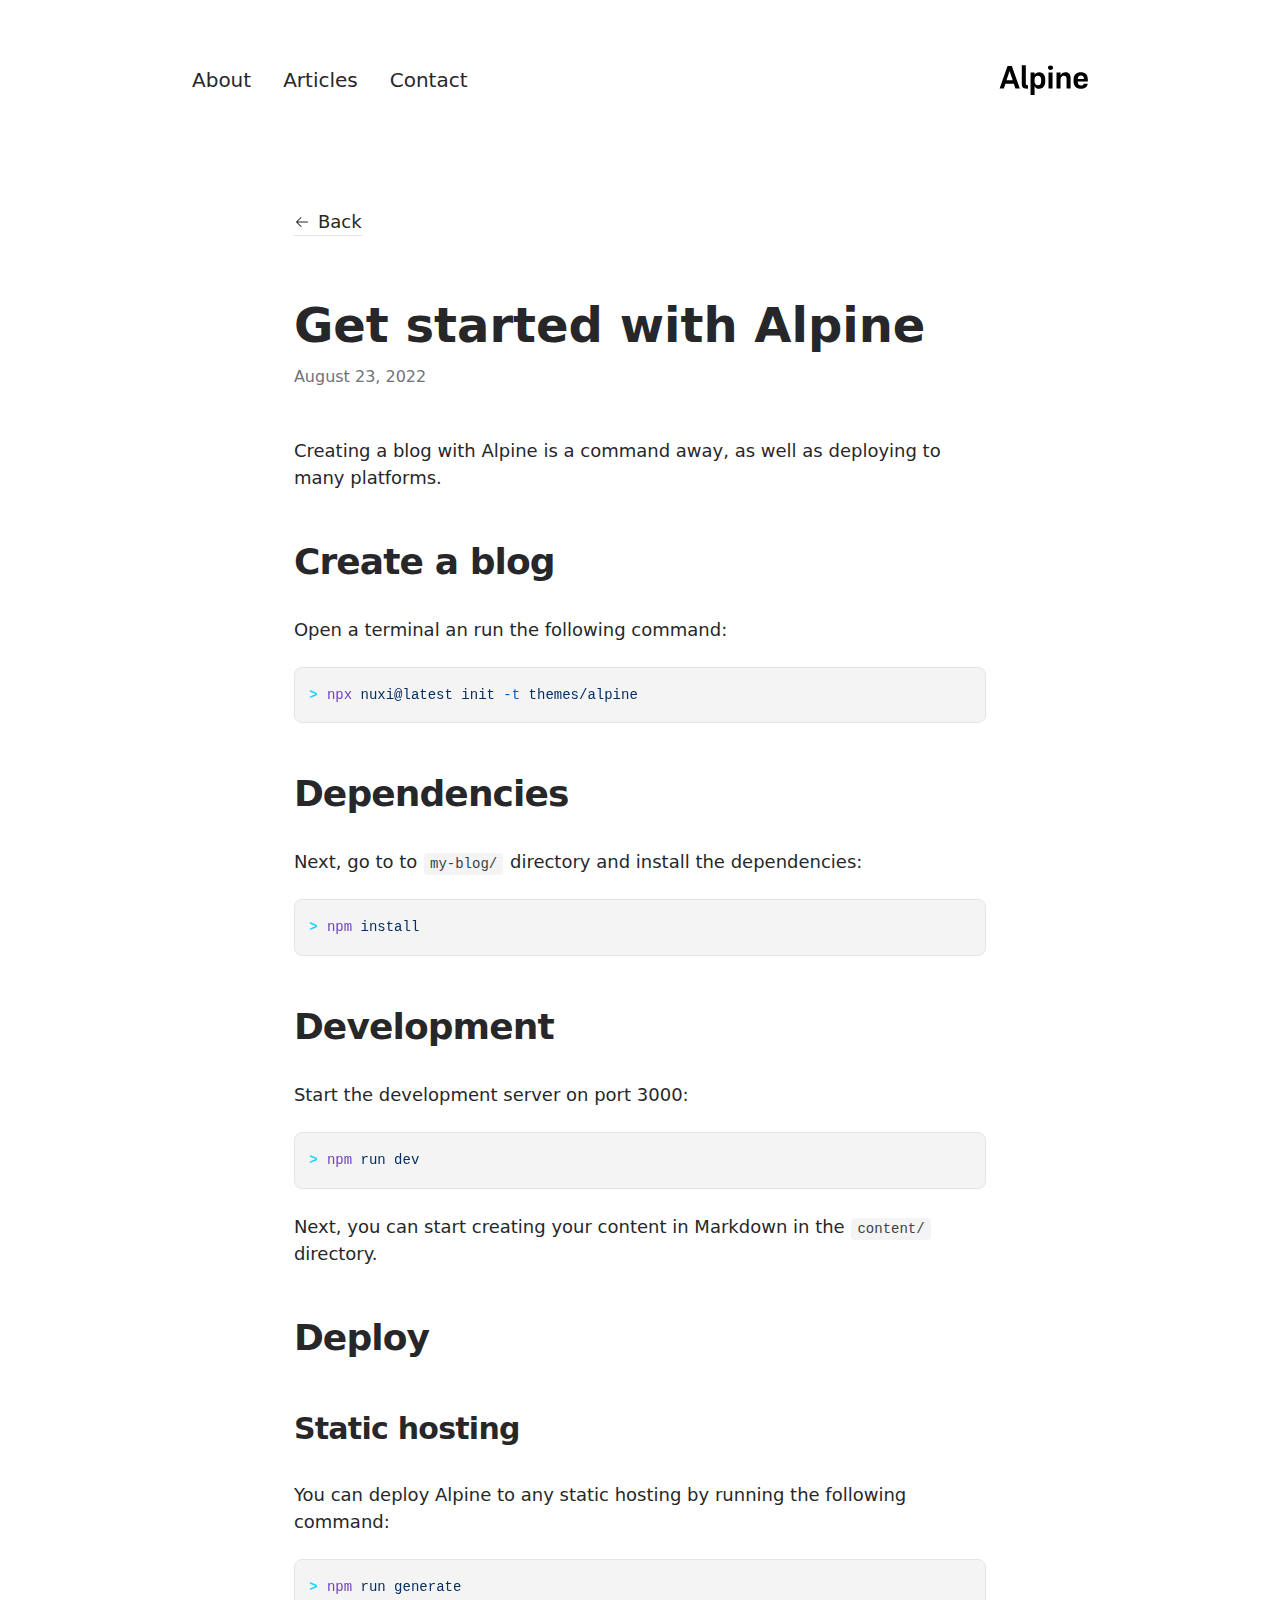
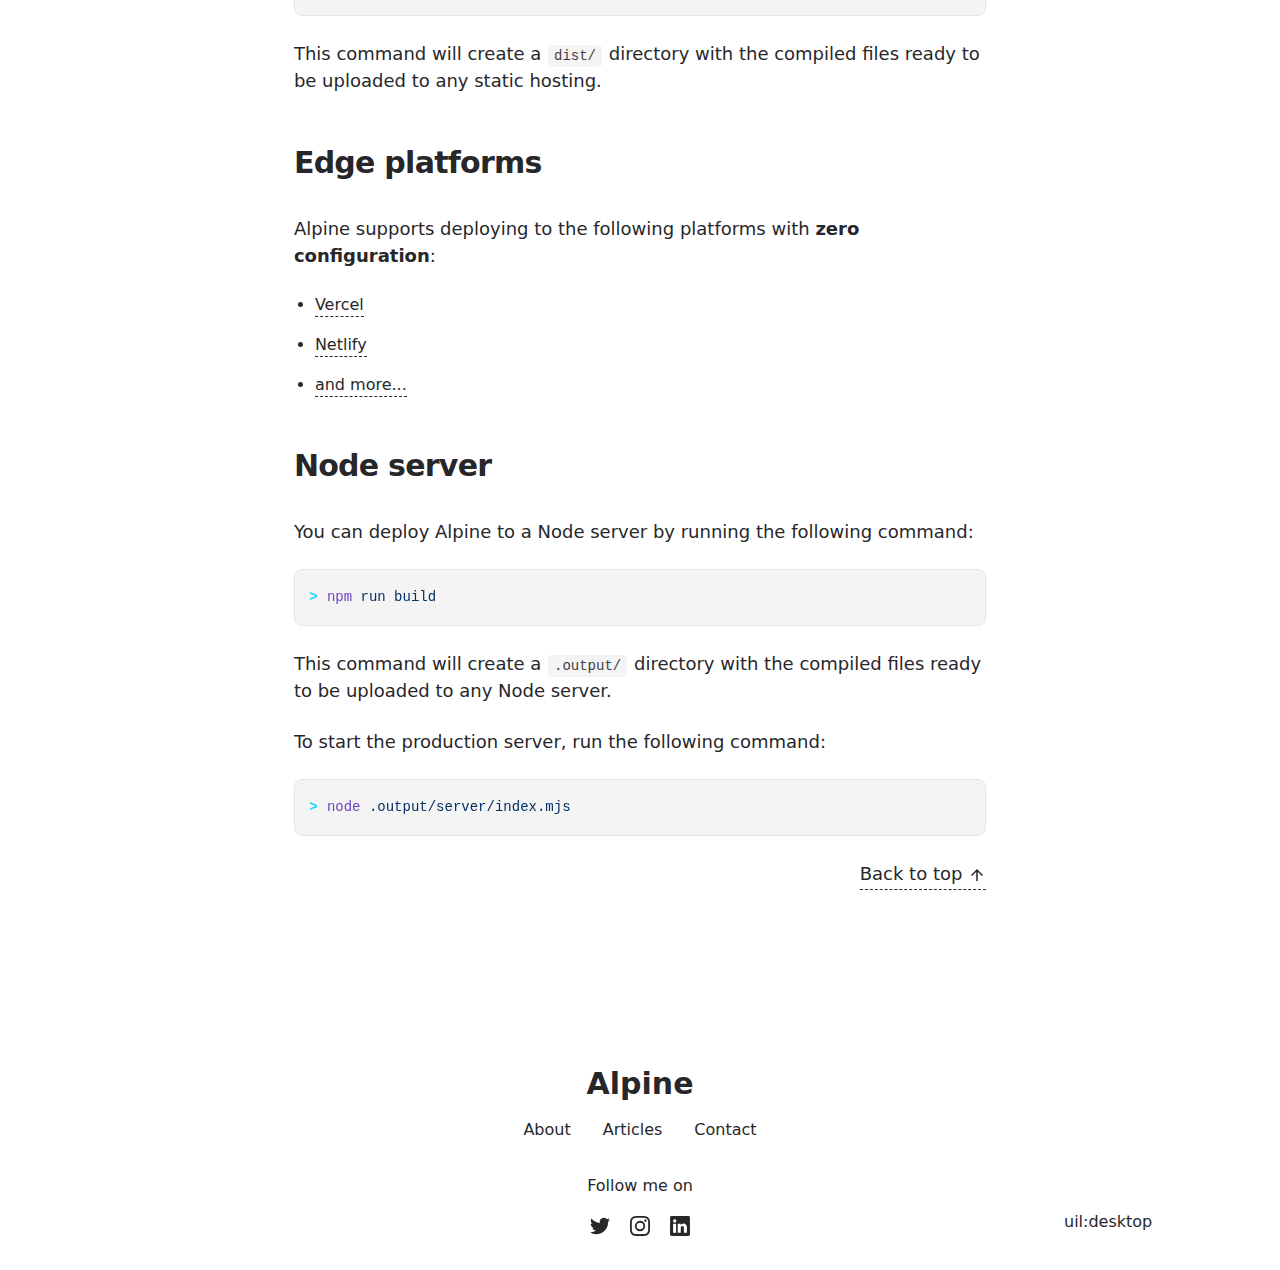
<file: articles/get-started/index.html>
<!DOCTYPE html><html lang="en"><head><meta charset="utf-8">
<meta name="viewport" content="width=device-width, initial-scale=1">
<title>Get started with Alpine</title>
<meta name="twitter:card" content="summary_large_image">
<meta property="og:image:width" content="400">
<meta property="og:image:height" content="300">
<meta property="og:image:alt" content="An image showcasing my project.">
<meta property="og:title" content="Get started with Alpine">
<meta name="description" content="Creating a blog with Alpine is a command away, as well as deploying to many platforms.">
<meta property="og:description" content="Creating a blog with Alpine is a command away, as well as deploying to many platforms.">
<meta property="og:image" content="/articles/get-started.webp">
<link rel="preload" as="fetch" crossorigin="anonymous" href="/articles/get-started/_payload.json">
<link rel="stylesheet" href="/_nuxt/entry.CS1F4RMm.css">
<link rel="stylesheet" href="/_nuxt/DocumentDrivenNotFound.DSylgNKB.css">
<link rel="stylesheet" href="/_nuxt/article.BHCg1ZF1.css">
<link rel="stylesheet" href="/_nuxt/ProseA.B6arPuVU.css">
<link rel="stylesheet" href="/_nuxt/ProseH1.CoOzZNfe.css">
<link rel="stylesheet" href="/_nuxt/ProseP.DHw9qJNt.css">
<link rel="stylesheet" href="/_nuxt/ProseH2.Cz9lRqlC.css">
<link rel="stylesheet" href="/_nuxt/ProsePre.CchFRBtv.css">
<link rel="stylesheet" href="/_nuxt/ProseCode.CMZxOHzc.css">
<link rel="stylesheet" href="/_nuxt/ProseCodeInline.biN1XEZn.css">
<link rel="stylesheet" href="/_nuxt/ProseH3.CeknSjrm.css">
<link rel="stylesheet" href="/_nuxt/ProseStrong.BPgpJaDt.css">
<link rel="stylesheet" href="/_nuxt/ProseUl.BJFMleAW.css">
<link rel="stylesheet" href="/_nuxt/ProseLi.DDrTinKM.css">
<link rel="modulepreload" as="script" crossorigin href="/_nuxt/entry.CiAD4lAe.js">
<link rel="modulepreload" as="script" crossorigin href="/_nuxt/NuxtImg.ksxJ7Sr8.js">
<link rel="modulepreload" as="script" crossorigin href="/_nuxt/document-driven.DVvUjxbe.js">
<link rel="modulepreload" as="script" crossorigin href="/_nuxt/DocumentDrivenEmpty.B57zTzAk.js">
<link rel="modulepreload" as="script" crossorigin href="/_nuxt/ContentRenderer.Co77t8kK.js">
<link rel="modulepreload" as="script" crossorigin href="/_nuxt/ContentRendererMarkdown.vue.BeATDWyq.js">
<link rel="modulepreload" as="script" crossorigin href="/_nuxt/DocumentDrivenNotFound.BdlYDGaM.js">
<link rel="modulepreload" as="script" crossorigin href="/_nuxt/article.CNIYFkdJ.js">
<link rel="modulepreload" as="script" crossorigin href="/_nuxt/ProseA.CTi9UepX.js">
<link rel="modulepreload" as="script" crossorigin href="/_nuxt/date.BcWussCh.js">
<link rel="modulepreload" as="script" crossorigin href="/_nuxt/ContentRendererMarkdown.BVibKFWx.js">
<link rel="modulepreload" as="script" crossorigin href="/_nuxt/ProseH1.C6bUCb9D.js">
<link rel="modulepreload" as="script" crossorigin href="/_nuxt/ProseP.Ble_afLc.js">
<link rel="modulepreload" as="script" crossorigin href="/_nuxt/ProseH2.DaJxjXi2.js">
<link rel="modulepreload" as="script" crossorigin href="/_nuxt/ProsePre.CdHwskpf.js">
<link rel="modulepreload" as="script" crossorigin href="/_nuxt/ProseCode.3u1Cl-6U.js">
<link rel="modulepreload" as="script" crossorigin href="/_nuxt/ProseCodeInline.BI7b17Sv.js">
<link rel="modulepreload" as="script" crossorigin href="/_nuxt/ProseH3.w9NmezX3.js">
<link rel="modulepreload" as="script" crossorigin href="/_nuxt/ProseStrong.BtkTDxSc.js">
<link rel="modulepreload" as="script" crossorigin href="/_nuxt/ProseUl.DTRT5Nsy.js">
<link rel="modulepreload" as="script" crossorigin href="/_nuxt/ProseLi.D_aL2W5A.js">
<link rel="prefetch" as="script" crossorigin href="/_nuxt/default.CHIh2tdR.js">
<link rel="prefetch" as="script" crossorigin href="/_nuxt/page.CFY8QNuB.js">
<link rel="prefetch" as="script" crossorigin href="/_nuxt/client-db.BNfPgvZ2.js">
<link rel="prefetch" as="style" href="/_nuxt/useStudio.Dqk92KBR.css">
<link rel="prefetch" as="script" crossorigin href="/_nuxt/useStudio.Ci2TmW4a.js">
<link rel="prefetch" as="style" href="/_nuxt/error-404.D8uONj7L.css">
<link rel="prefetch" as="script" crossorigin href="/_nuxt/error-404.CasPtzf5.js">
<link rel="prefetch" as="style" href="/_nuxt/error-500.p7T9h8Pv.css">
<link rel="prefetch" as="script" crossorigin href="/_nuxt/error-500.oJqhL1HH.js">
<script type="module" src="/_nuxt/entry.CiAD4lAe.js" crossorigin></script><style id="pinceau-runtime-hydratable">@media{.phy[--]{--puid:ZWdvjb-v;}.pv-HTsQmV{max-width:var(--elements-container-maxWidth);padding-left:var(--elements-container-padding-mobile);padding-right:var(--elements-container-padding-mobile);}@media (min-width: 475px){.pv-HTsQmV{padding-left:var(--elements-container-padding-xs);padding-right:var(--elements-container-padding-xs);}}@media (min-width: 640px){.pv-HTsQmV{padding-left:var(--elements-container-padding-sm);padding-right:var(--elements-container-padding-sm);}}@media (min-width: 768px){.pv-HTsQmV{padding-left:var(--elements-container-padding-md);padding-right:var(--elements-container-padding-md);}}} </style><style id="pinceau-theme">@media { :root {--pinceau-mq: initial; --alpine-readableLine: 68ch;--alpine-backdrop-backgroundColor: #f4f4f5b3;--prose-code-inline-padding: 0.2rem 0.375rem 0.2rem 0.375rem;--prose-code-block-backdropFilter: contrast(1);--prose-code-block-border-style: solid;--prose-code-block-border-width: 1px;--prose-tbody-tr-borderBottom-style: dashed;--prose-tbody-tr-borderBottom-width: 1px;--prose-th-textAlign: inherit;--prose-thead-borderBottom-style: solid;--prose-thead-borderBottom-width: 1px;--prose-thead-border-style: solid;--prose-thead-border-width: 0px;--prose-table-textAlign: start;--prose-hr-width: 1px;--prose-hr-style: solid;--prose-li-listStylePosition: outside;--prose-ol-li-markerColor: currentColor;--prose-ol-paddingInlineStart: 21px;--prose-ol-listStyleType: decimal;--prose-ul-li-markerColor: currentColor;--prose-ul-paddingInlineStart: 21px;--prose-ul-listStyleType: disc;--prose-blockquote-border-style: solid;--prose-blockquote-border-width: 4px;--prose-blockquote-quotes: '201C' '201D' '2018' '2019';--prose-blockquote-paddingInlineStart: 24px;--prose-a-code-color-hover: currentColor;--prose-a-code-color-static: currentColor;--prose-a-hasCode-borderBottom: none;--prose-a-border-distance: 2px;--prose-a-border-color-hover: currentColor;--prose-a-border-color-static: currentColor;--prose-a-border-style-hover: solid;--prose-a-border-style-static: dashed;--prose-a-border-width: 1px;--prose-a-color-static: inherit;--prose-a-textDecoration: none;--prose-h6-margin: 3rem 0 2rem;--prose-h5-margin: 3rem 0 2rem;--prose-h4-margin: 3rem 0 2rem;--prose-h3-margin: 3rem 0 2rem;--prose-h2-margin: 3rem 0 2rem;--prose-h1-margin: 0 0 2rem;--prose-p-fontSize: 18px;--typography-lead-loose: 2;--typography-lead-relaxed: 1.625;--typography-lead-normal: 1.5;--typography-lead-snug: 1.375;--typography-lead-tight: 1.25;--typography-lead-none: 1;--typography-lead-10: 2.5rem;--typography-lead-9: 2.25rem;--typography-lead-8: 2rem;--typography-lead-7: 1.75rem;--typography-lead-6: 1.5rem;--typography-lead-5: 1.25rem;--typography-lead-4: 1rem;--typography-lead-3: .75rem;--typography-lead-2: .5rem;--typography-lead-1: .025rem;--typography-fontWeight-black: 900;--typography-fontWeight-extrabold: 800;--typography-fontWeight-bold: 700;--typography-fontWeight-semibold: 600;--typography-fontWeight-medium: 500;--typography-fontWeight-normal: 400;--typography-fontWeight-light: 300;--typography-fontWeight-extralight: 200;--typography-fontWeight-thin: 100;--typography-fontSize-9xl: 128px;--typography-fontSize-8xl: 96px;--typography-fontSize-7xl: 72px;--typography-fontSize-6xl: 60px;--typography-fontSize-5xl: 48px;--typography-fontSize-4xl: 36px;--typography-fontSize-3xl: 30px;--typography-fontSize-2xl: 24px;--typography-fontSize-xl: 20px;--typography-fontSize-lg: 18px;--typography-fontSize-base: 16px;--typography-fontSize-sm: 14px;--typography-fontSize-xs: 12px;--typography-letterSpacing-wide: 0.025em;--typography-letterSpacing-tight: -0.025em;--typography-verticalMargin-base: 24px;--typography-verticalMargin-sm: 16px;--elements-border-secondary-hover: [object Object];--elements-backdrop-background: #fffc;--elements-backdrop-filter: saturate(200%) blur(20px);--elements-container-maxWidth: 64rem;--lead-loose: 2;--lead-relaxed: 1.625;--lead-normal: 1.5;--lead-snug: 1.375;--lead-tight: 1.25;--lead-none: 1;--lead-10: 2.5rem;--lead-9: 2.25rem;--lead-8: 2rem;--lead-7: 1.75rem;--lead-6: 1.5rem;--lead-5: 1.25rem;--lead-4: 1rem;--lead-3: .75rem;--lead-2: .5rem;--lead-1: .025rem;--letterSpacing-widest: 0.1em;--letterSpacing-wider: 0.05em;--letterSpacing-wide: 0.025em;--letterSpacing-normal: 0em;--letterSpacing-tight: -0.025em;--letterSpacing-tighter: -0.05em;--fontSize-9xl: 8rem;--fontSize-8xl: 6rem;--fontSize-7xl: 4.5rem;--fontSize-6xl: 3.75rem;--fontSize-5xl: 3rem;--fontSize-4xl: 2.25rem;--fontSize-3xl: 1.875rem;--fontSize-2xl: 1.5rem;--fontSize-xl: 1.25rem;--fontSize-lg: 1.125rem;--fontSize-base: 1rem;--fontSize-sm: 0.875rem;--fontSize-xs: 0.75rem;--fontWeight-black: 900;--fontWeight-extrabold: 800;--fontWeight-bold: 700;--fontWeight-semibold: 600;--fontWeight-medium: 500;--fontWeight-normal: 400;--fontWeight-light: 300;--fontWeight-extralight: 200;--fontWeight-thin: 100;--font-mono: ui-monospace, SFMono-Regular, Menlo, Monaco, Consolas, Liberation Mono, Courier New, monospace;--font-serif: ui-serif, Georgia, Cambria, Times New Roman, Times, serif;--font-sans: ui-sans-serif, system-ui, -apple-system, BlinkMacSystemFont, Segoe UI, Roboto, Helvetica Neue, Arial, Noto Sans, sans-serif, Apple Color Emoji, Segoe UI Emoji, Segoe UI Symbol, Noto Color Emoji;--opacity-total: 1;--opacity-high: 0.8;--opacity-medium: 0.5;--opacity-soft: 0.3;--opacity-light: 0.15;--opacity-bright: 0.1;--opacity-noOpacity: 0;--borderWidth-lg: 3px;--borderWidth-md: 2px;--borderWidth-sm: 1px;--borderWidth-noBorder: 0;--space-rem-875: 0.875rem;--space-rem-625: 0.625rem;--space-rem-375: 0.375rem;--space-rem-125: 0.125rem;--space-px: 1px;--space-128: 32rem;--space-96: 24rem;--space-80: 20rem;--space-72: 18rem;--space-64: 16rem;--space-60: 15rem;--space-56: 14rem;--space-52: 13rem;--space-48: 12rem;--space-44: 11rem;--space-40: 10rem;--space-36: 9rem;--space-32: 8rem;--space-28: 7rem;--space-24: 6rem;--space-20: 5rem;--space-16: 4rem;--space-14: 3.5rem;--space-12: 3rem;--space-11: 2.75rem;--space-10: 2.5rem;--space-9: 2.25rem;--space-8: 2rem;--space-7: 1.75rem;--space-6: 1.5rem;--space-5: 1.25rem;--space-4: 1rem;--space-3: 0.75rem;--space-2: 0.5rem;--space-1: 0.25rem;--space-0: 0px;--size-full: 100%;--size-7xl: 80rem;--size-6xl: 72rem;--size-5xl: 64rem;--size-4xl: 56rem;--size-3xl: 48rem;--size-2xl: 42rem;--size-xl: 36rem;--size-lg: 32rem;--size-md: 28rem;--size-sm: 24rem;--size-xs: 20rem;--size-200: 200px;--size-104: 104px;--size-80: 80px;--size-64: 64px;--size-56: 56px;--size-48: 48px;--size-40: 40px;--size-32: 32px;--size-24: 24px;--size-20: 20px;--size-16: 16px;--size-12: 12px;--size-8: 8px;--size-6: 6px;--size-4: 4px;--size-2: 2px;--size-0: 0px;--radii-full: 9999px;--radii-3xl: 1.75rem;--radii-2xl: 1.5rem;--radii-xl: 1rem;--radii-lg: 0.75rem;--radii-md: 0.5rem;--radii-sm: 0.375rem;--radii-xs: 0.25rem;--radii-2xs: 0.125rem;--radii-none: 0px;--shadow-none: 0px 0px 0px 0px transparent;--shadow-lg: 0px 10px 15px -3px #000000, 0px 4px 6px -4px #000000;--shadow-md: 0px 4px 6px -1px #000000, 0px 2px 4px -2px #000000;--shadow-sm: 0px 1px 3px 0px #000000, 0px 1px 2px -1px #000000;--shadow-xs: 0px 1px 2px 0px #000000;--height-screen: 100vh;--width-screen: 100vw;--color-primary-900: #002e38;--color-primary-800: #005c70;--color-primary-700: #008aa9;--color-primary-600: #00b9e1;--color-primary-500: #1ad6ff;--color-primary-400: #40ddff;--color-primary-300: #66e4ff;--color-primary-200: #8deaff;--color-primary-100: #b3f1ff;--color-primary-50: #d9f8ff;--color-ruby-900: #380011;--color-ruby-800: #700021;--color-ruby-700: #a90032;--color-ruby-600: #e10043;--color-ruby-500: #ff1a5e;--color-ruby-400: #ff4079;--color-ruby-300: #ff6694;--color-ruby-200: #ff8dae;--color-ruby-100: #ffb3c9;--color-ruby-50: #ffd9e4;--color-pink-900: #380025;--color-pink-800: #70004b;--color-pink-700: #a90070;--color-pink-600: #e10095;--color-pink-500: #ff1ab2;--color-pink-400: #ff40bf;--color-pink-300: #ff66cc;--color-pink-200: #ff8dd8;--color-pink-100: #ffb3e5;--color-pink-50: #ffd9f2;--color-purple-900: #190038;--color-purple-800: #330070;--color-purple-700: #4c00a9;--color-purple-600: #6500e1;--color-purple-500: #811aff;--color-purple-400: #9640ff;--color-purple-300: #ab66ff;--color-purple-200: #c08dff;--color-purple-100: #d5b3ff;--color-purple-50: #ead9ff;--color-royalblue-900: #0b0531;--color-royalblue-800: #160a62;--color-royalblue-700: #211093;--color-royalblue-600: #2c15c4;--color-royalblue-500: #4127e8;--color-royalblue-400: #614bec;--color-royalblue-300: #806ff0;--color-royalblue-200: #a093f3;--color-royalblue-100: #c0b7f7;--color-royalblue-50: #dfdbfb;--color-indigoblue-900: #001238;--color-indigoblue-800: #002370;--color-indigoblue-700: #0035a9;--color-indigoblue-600: #0047e1;--color-indigoblue-500: #1a62ff;--color-indigoblue-400: #407cff;--color-indigoblue-300: #6696ff;--color-indigoblue-200: #8db0ff;--color-indigoblue-100: #b3cbff;--color-indigoblue-50: #d9e5ff;--color-blue-900: #002438;--color-blue-800: #004870;--color-blue-700: #006ca9;--color-blue-600: #0090e1;--color-blue-500: #1aadff;--color-blue-400: #40bbff;--color-blue-300: #66c8ff;--color-blue-200: #8dd6ff;--color-blue-100: #b3e4ff;--color-blue-50: #d9f1ff;--color-lightblue-900: #002e38;--color-lightblue-800: #005c70;--color-lightblue-700: #008aa9;--color-lightblue-600: #00b9e1;--color-lightblue-500: #1ad6ff;--color-lightblue-400: #40ddff;--color-lightblue-300: #66e4ff;--color-lightblue-200: #8deaff;--color-lightblue-100: #b3f1ff;--color-lightblue-50: #d9f8ff;--color-teal-900: #062a28;--color-teal-800: #0b544f;--color-teal-700: #117d77;--color-teal-600: #16a79e;--color-teal-500: #1cd1c6;--color-teal-400: #36e4da;--color-teal-300: #5fe9e1;--color-teal-200: #87efe9;--color-teal-100: #aff4f0;--color-teal-50: #d7faf8;--color-pear-900: #2a2b09;--color-pear-800: #545512;--color-pear-700: #7e801b;--color-pear-600: #a8aa24;--color-pear-500: #d0d32f;--color-pear-400: #d8da52;--color-pear-300: #e0e274;--color-pear-200: #e8e997;--color-pear-100: #eff0ba;--color-pear-50: #f7f8dc;--color-red-900: #380300;--color-red-800: #700700;--color-red-700: #a90a00;--color-red-600: #e10e00;--color-red-500: #ff281a;--color-red-400: #ff4c40;--color-red-300: #ff7066;--color-red-200: #ff948d;--color-red-100: #ffb7b3;--color-red-50: #ffdbd9;--color-orange-900: #381800;--color-orange-800: #702f00;--color-orange-700: #a94700;--color-orange-600: #e15e00;--color-orange-500: #ff7a1a;--color-orange-400: #ff9040;--color-orange-300: #ffa666;--color-orange-200: #ffbd8d;--color-orange-100: #ffd3b3;--color-orange-50: #ffe9d9;--color-yellow-900: #362b03;--color-yellow-800: #6d5605;--color-yellow-700: #a38108;--color-yellow-600: #daac0a;--color-yellow-500: #f5c828;--color-yellow-400: #f7d14c;--color-yellow-300: #f8da70;--color-yellow-200: #fae393;--color-yellow-100: #fcedb7;--color-yellow-50: #fdf6db;--color-green-900: #003f25;--color-green-800: #005e38;--color-green-700: #007e4a;--color-green-600: #009d5d;--color-green-500: #00bd6f;--color-green-400: #00dc82;--color-green-300: #30ffaa;--color-green-200: #83ffcc;--color-green-100: #acffdd;--color-green-50: #d6ffee;--color-gray-900: #18181B;--color-gray-800: #27272A;--color-gray-700: #3f3f46;--color-gray-600: #52525B;--color-gray-500: #71717A;--color-gray-400: #a1a1aa;--color-gray-300: #D4d4d8;--color-gray-200: #e4e4e7;--color-gray-100: #f4f4f5;--color-gray-50: #fafafa;--color-black: #0c0c0d;--color-white: #FFFFFF;--media-portrait: only screen and (orientation: portrait);--media-landscape: only screen and (orientation: landscape);--media-rm: (prefers-reduced-motion: reduce);--media-2xl: (min-width: 1536px);--media-xl: (min-width: 1280px);--media-lg: (min-width: 1024px);--media-md: (min-width: 768px);--media-sm: (min-width: 640px);--media-xs: (min-width: 475px);--alpine-body-color: var(--color-gray-800);--alpine-body-backgroundColor: var(--color-white);--prose-code-inline-fontWeight: var(--typography-fontWeight-normal);--prose-code-inline-fontSize: var(--typography-fontSize-sm);--prose-code-inline-borderRadius: var(--radii-xs);--prose-code-block-pre-padding: var(--typography-verticalMargin-sm);--prose-code-block-margin: var(--typography-verticalMargin-base) 0;--prose-code-block-fontSize: var(--typography-fontSize-sm);--prose-tbody-code-inline-fontSize: var(--typography-fontSize-sm);--prose-tbody-td-padding: var(--typography-verticalMargin-sm);--prose-th-fontWeight: var(--typography-fontWeight-semibold);--prose-th-padding: 0 var(--typography-verticalMargin-sm) var(--typography-verticalMargin-sm) var(--typography-verticalMargin-sm);--prose-table-lineHeight: var(--typography-lead-6);--prose-table-fontSize: var(--typography-fontSize-sm);--prose-table-margin: var(--typography-verticalMargin-base) 0;--prose-hr-margin: var(--typography-verticalMargin-base) 0;--prose-li-margin: var(--typography-verticalMargin-sm) 0;--prose-ol-margin: var(--typography-verticalMargin-base) 0;--prose-ul-margin: var(--typography-verticalMargin-base) 0;--prose-blockquote-margin: var(--typography-verticalMargin-base) 0;--prose-a-code-border-style: var(--prose-a-border-style-static);--prose-a-code-border-width: var(--prose-a-border-width);--prose-a-fontWeight: var(--typography-fontWeight-medium);--prose-img-margin: var(--typography-verticalMargin-base) 0;--prose-strong-fontWeight: var(--typography-fontWeight-semibold);--prose-h6-iconSize: var(--typography-fontSize-base);--prose-h6-fontWeight: var(--typography-fontWeight-semibold);--prose-h6-lineHeight: var(--typography-lead-normal);--prose-h6-fontSize: var(--typography-fontSize-lg);--prose-h5-iconSize: var(--typography-fontSize-lg);--prose-h5-fontWeight: var(--typography-fontWeight-semibold);--prose-h5-lineHeight: var(--typography-lead-snug);--prose-h5-fontSize: var(--typography-fontSize-xl);--prose-h4-iconSize: var(--typography-fontSize-lg);--prose-h4-letterSpacing: var(--typography-letterSpacing-tight);--prose-h4-fontWeight: var(--typography-fontWeight-semibold);--prose-h4-lineHeight: var(--typography-lead-snug);--prose-h4-fontSize: var(--typography-fontSize-2xl);--prose-h3-iconSize: var(--typography-fontSize-xl);--prose-h3-letterSpacing: var(--typography-letterSpacing-tight);--prose-h3-fontWeight: var(--typography-fontWeight-semibold);--prose-h3-lineHeight: var(--typography-lead-snug);--prose-h3-fontSize: var(--typography-fontSize-3xl);--prose-h2-iconSize: var(--typography-fontSize-2xl);--prose-h2-letterSpacing: var(--typography-letterSpacing-tight);--prose-h2-fontWeight: var(--typography-fontWeight-semibold);--prose-h2-lineHeight: var(--typography-lead-tight);--prose-h2-fontSize: var(--typography-fontSize-4xl);--prose-h1-iconSize: var(--typography-fontSize-3xl);--prose-h1-letterSpacing: var(--typography-letterSpacing-tight);--prose-h1-fontWeight: var(--typography-fontWeight-bold);--prose-h1-lineHeight: var(--typography-lead-tight);--prose-h1-fontSize: var(--typography-fontSize-5xl);--prose-p-br-margin: var(--typography-verticalMargin-base) 0 0 0;--prose-p-margin: var(--typography-verticalMargin-base) 0;--prose-p-lineHeight: var(--typography-lead-normal);--typography-color-primary-900: var(--color-primary-900);--typography-color-primary-800: var(--color-primary-800);--typography-color-primary-700: var(--color-primary-700);--typography-color-primary-600: var(--color-primary-600);--typography-color-primary-500: var(--color-primary-500);--typography-color-primary-400: var(--color-primary-400);--typography-color-primary-300: var(--color-primary-300);--typography-color-primary-200: var(--color-primary-200);--typography-color-primary-100: var(--color-primary-100);--typography-color-primary-50: var(--color-primary-50);--typography-font-code: var(--font-mono);--typography-font-body: var(--font-sans);--typography-font-display: var(--font-sans);--typography-body-backgroundColor: var(--color-white);--typography-body-color: var(--color-black);--elements-state-danger-borderColor-secondary: var(--color-red-200);--elements-state-danger-borderColor-primary: var(--color-red-100);--elements-state-danger-backgroundColor-secondary: var(--color-red-100);--elements-state-danger-backgroundColor-primary: var(--color-red-50);--elements-state-danger-color-secondary: var(--color-red-600);--elements-state-danger-color-primary: var(--color-red-500);--elements-state-warning-borderColor-secondary: var(--color-yellow-200);--elements-state-warning-borderColor-primary: var(--color-yellow-100);--elements-state-warning-backgroundColor-secondary: var(--color-yellow-100);--elements-state-warning-backgroundColor-primary: var(--color-yellow-50);--elements-state-warning-color-secondary: var(--color-yellow-700);--elements-state-warning-color-primary: var(--color-yellow-600);--elements-state-success-borderColor-secondary: var(--color-green-200);--elements-state-success-borderColor-primary: var(--color-green-100);--elements-state-success-backgroundColor-secondary: var(--color-green-100);--elements-state-success-backgroundColor-primary: var(--color-green-50);--elements-state-success-color-secondary: var(--color-green-600);--elements-state-success-color-primary: var(--color-green-500);--elements-state-info-borderColor-secondary: var(--color-blue-200);--elements-state-info-borderColor-primary: var(--color-blue-100);--elements-state-info-backgroundColor-secondary: var(--color-blue-100);--elements-state-info-backgroundColor-primary: var(--color-blue-50);--elements-state-info-color-secondary: var(--color-blue-600);--elements-state-info-color-primary: var(--color-blue-500);--elements-state-primary-borderColor-secondary: var(--color-primary-200);--elements-state-primary-borderColor-primary: var(--color-primary-100);--elements-state-primary-backgroundColor-secondary: var(--color-primary-100);--elements-state-primary-backgroundColor-primary: var(--color-primary-50);--elements-state-primary-color-secondary: var(--color-primary-700);--elements-state-primary-color-primary: var(--color-primary-600);--elements-surface-secondary-backgroundColor: var(--color-gray-200);--elements-surface-primary-backgroundColor: var(--color-gray-100);--elements-surface-background-base: var(--color-gray-100);--elements-border-secondary-static: var(--color-gray-200);--elements-border-primary-hover: var(--color-gray-200);--elements-border-primary-static: var(--color-gray-100);--elements-container-padding-md: var(--space-16);--elements-container-padding-sm: var(--space-12);--elements-container-padding-xs: var(--space-8);--elements-container-padding-mobile: var(--space-6);--elements-text-secondary-color-hover: var(--color-gray-700);--elements-text-secondary-color-static: var(--color-gray-500);--elements-text-primary-color-static: var(--color-gray-900);--text-6xl-lineHeight: var(--lead-none);--text-6xl-fontSize: var(--fontSize-6xl);--text-5xl-lineHeight: var(--lead-none);--text-5xl-fontSize: var(--fontSize-5xl);--text-4xl-lineHeight: var(--lead-10);--text-4xl-fontSize: var(--fontSize-4xl);--text-3xl-lineHeight: var(--lead-9);--text-3xl-fontSize: var(--fontSize-3xl);--text-2xl-lineHeight: var(--lead-8);--text-2xl-fontSize: var(--fontSize-2xl);--text-xl-lineHeight: var(--lead-7);--text-xl-fontSize: var(--fontSize-xl);--text-lg-lineHeight: var(--lead-7);--text-lg-fontSize: var(--fontSize-lg);--text-base-lineHeight: var(--lead-6);--text-base-fontSize: var(--fontSize-base);--text-sm-lineHeight: var(--lead-5);--text-sm-fontSize: var(--fontSize-sm);--text-xs-lineHeight: var(--lead-4);--text-xs-fontSize: var(--fontSize-xs);--shadow-2xl: 0px 25px 50px -12px var(--color-gray-900);--shadow-xl: 0px 20px 25px -5px var(--color-gray-400), 0px 8px 10px -6px #000000;--color-secondary-900: var(--color-gray-900);--color-secondary-800: var(--color-gray-800);--color-secondary-700: var(--color-gray-700);--color-secondary-600: var(--color-gray-600);--color-secondary-500: var(--color-gray-500);--color-secondary-400: var(--color-gray-400);--color-secondary-300: var(--color-gray-300);--color-secondary-200: var(--color-gray-200);--color-secondary-100: var(--color-gray-100);--color-secondary-50: var(--color-gray-50);--prose-a-code-background-hover: var(--typography-color-primary-50);--prose-a-code-border-color-hover: var(--typography-color-primary-500);--prose-a-color-hover: var(--typography-color-primary-500);--typography-color-secondary-900: var(--color-secondary-900);--typography-color-secondary-800: var(--color-secondary-800);--typography-color-secondary-700: var(--color-secondary-700);--typography-color-secondary-600: var(--color-secondary-600);--typography-color-secondary-500: var(--color-secondary-500);--typography-color-secondary-400: var(--color-secondary-400);--typography-color-secondary-300: var(--color-secondary-300);--typography-color-secondary-200: var(--color-secondary-200);--typography-color-secondary-100: var(--color-secondary-100);--typography-color-secondary-50: var(--color-secondary-50);--prose-code-inline-backgroundColor: var(--typography-color-secondary-100);--prose-code-inline-color: var(--typography-color-secondary-700);--prose-code-block-backgroundColor: var(--typography-color-secondary-100);--prose-code-block-color: var(--typography-color-secondary-700);--prose-code-block-border-color: var(--typography-color-secondary-200);--prose-tbody-tr-borderBottom-color: var(--typography-color-secondary-200);--prose-th-color: var(--typography-color-secondary-600);--prose-thead-borderBottom-color: var(--typography-color-secondary-200);--prose-thead-border-color: var(--typography-color-secondary-300);--prose-hr-color: var(--typography-color-secondary-200);--prose-blockquote-border-color: var(--typography-color-secondary-200);--prose-blockquote-color: var(--typography-color-secondary-500);--prose-a-code-border-color-static: var(--typography-color-secondary-400); } }@media { :root.dark {--pinceau-mq: dark; --alpine-backdrop-backgroundColor: #18181bb3;--prose-code-block-backdropFilter: contrast(1);--prose-ol-li-markerColor: currentColor;--prose-ul-li-markerColor: currentColor;--prose-a-code-color-hover: currentColor;--prose-a-code-color-static: currentColor;--prose-a-border-color-hover: currentColor;--prose-a-border-color-static: currentColor;--prose-a-color-static: inherit;--elements-backdrop-background: #0c0d0ccc;--alpine-body-color: var(--color-gray-200);--alpine-body-backgroundColor: var(--color-black);--typography-body-backgroundColor: var(--color-black);--typography-body-color: var(--color-white);--elements-state-danger-borderColor-secondary: var(--color-red-700);--elements-state-danger-borderColor-primary: var(--color-red-800);--elements-state-danger-backgroundColor-secondary: var(--color-red-800);--elements-state-danger-backgroundColor-primary: var(--color-red-900);--elements-state-danger-color-secondary: var(--color-red-200);--elements-state-danger-color-primary: var(--color-red-300);--elements-state-warning-borderColor-secondary: var(--color-yellow-700);--elements-state-warning-borderColor-primary: var(--color-yellow-800);--elements-state-warning-backgroundColor-secondary: var(--color-yellow-800);--elements-state-warning-backgroundColor-primary: var(--color-yellow-900);--elements-state-warning-color-secondary: var(--color-yellow-200);--elements-state-warning-color-primary: var(--color-yellow-400);--elements-state-success-borderColor-secondary: var(--color-green-700);--elements-state-success-borderColor-primary: var(--color-green-800);--elements-state-success-backgroundColor-secondary: var(--color-green-800);--elements-state-success-backgroundColor-primary: var(--color-green-900);--elements-state-success-color-secondary: var(--color-green-200);--elements-state-success-color-primary: var(--color-green-400);--elements-state-info-borderColor-secondary: var(--color-blue-700);--elements-state-info-borderColor-primary: var(--color-blue-800);--elements-state-info-backgroundColor-secondary: var(--color-blue-800);--elements-state-info-backgroundColor-primary: var(--color-blue-900);--elements-state-info-color-secondary: var(--color-blue-200);--elements-state-info-color-primary: var(--color-blue-400);--elements-state-primary-borderColor-secondary: var(--color-primary-700);--elements-state-primary-borderColor-primary: var(--color-primary-800);--elements-state-primary-backgroundColor-secondary: var(--color-primary-800);--elements-state-primary-backgroundColor-primary: var(--color-primary-900);--elements-state-primary-color-secondary: var(--color-primary-200);--elements-state-primary-color-primary: var(--color-primary-400);--elements-surface-secondary-backgroundColor: var(--color-gray-800);--elements-surface-primary-backgroundColor: var(--color-gray-900);--elements-surface-background-base: var(--color-gray-900);--elements-border-secondary-static: var(--color-gray-800);--elements-border-primary-hover: var(--color-gray-800);--elements-border-primary-static: var(--color-gray-900);--elements-text-secondary-color-hover: var(--color-gray-200);--elements-text-secondary-color-static: var(--color-gray-400);--elements-text-primary-color-static: var(--color-gray-50);--prose-a-code-background-hover: var(--typography-color-primary-900);--prose-a-code-border-color-hover: var(--typography-color-primary-600);--prose-a-color-hover: var(--typography-color-primary-400);--prose-code-inline-backgroundColor: var(--typography-color-secondary-800);--prose-code-inline-color: var(--typography-color-secondary-200);--prose-code-block-backgroundColor: var(--typography-color-secondary-900);--prose-code-block-color: var(--typography-color-secondary-200);--prose-code-block-border-color: var(--typography-color-secondary-800);--prose-tbody-tr-borderBottom-color: var(--typography-color-secondary-800);--prose-th-color: var(--typography-color-secondary-400);--prose-thead-borderBottom-color: var(--typography-color-secondary-800);--prose-thead-border-color: var(--typography-color-secondary-600);--prose-hr-color: var(--typography-color-secondary-800);--prose-blockquote-border-color: var(--typography-color-secondary-700);--prose-blockquote-color: var(--typography-color-secondary-400);--prose-a-code-border-color-static: var(--typography-color-secondary-600); } }</style><script>"use strict";(()=>{const a=window,e=document.documentElement,m=["dark","light"],c=window&&window.localStorage&&window.localStorage.getItem&&window.localStorage.getItem("nuxt-color-mode")||"system";let n=c==="system"?d():c;const l=e.getAttribute("data-color-mode-forced");l&&(n=l),i(n),a["__NUXT_COLOR_MODE__"]={preference:c,value:n,getColorScheme:d,addColorScheme:i,removeColorScheme:f};function i(o){const t=""+o+"",s="";e.classList?e.classList.add(t):e.className+=" "+t,s&&e.setAttribute("data-"+s,o)}function f(o){const t=""+o+"",s="";e.classList?e.classList.remove(t):e.className=e.className.replace(new RegExp(t,"g"),""),s&&e.removeAttribute("data-"+s)}function r(o){return a.matchMedia("(prefers-color-scheme"+o+")")}function d(){if(a.matchMedia&&r("").media!=="not all"){for(const o of m)if(r(":"+o).matches)return o}return"light"}})();
</script></head><body><div id="__nuxt"><div class="container pv-HTsQmV pc-ZWdvjb app-layout" data-v-ad2b2be0 data-v-d801e751><!--[--><div class="nuxt-progress" style="width:0%;height:3px;opacity:0;background-size:Infinity% auto;" data-v-ad2b2be0></div><header class="right" data-v-ad2b2be0 data-v-81de7f07><div class="menu" data-v-81de7f07><button aria-label="Navigation Menu" data-v-81de7f07><svg width="24" height="24" viewBox="0 0 68 68" fill="currentColor" xmlns="http://www.w3.org/2000/svg" data-v-81de7f07><path d="M8 34C8 32.1362 8 31.2044 8.30448 30.4693C8.71046 29.4892 9.48915 28.7105 10.4693 28.3045C11.2044 28 12.1362 28 14 28C15.8638 28 16.7956 28 17.5307 28.3045C18.5108 28.7105 19.2895 29.4892 19.6955 30.4693C20 31.2044 20 32.1362 20 34C20 35.8638 20 36.7956 19.6955 37.5307C19.2895 38.5108 18.5108 39.2895 17.5307 39.6955C16.7956 40 15.8638 40 14 40C12.1362 40 11.2044 40 10.4693 39.6955C9.48915 39.2895 8.71046 38.5108 8.30448 37.5307C8 36.7956 8 35.8638 8 34Z" data-v-81de7f07></path><path d="M28 34C28 32.1362 28 31.2044 28.3045 30.4693C28.7105 29.4892 29.4892 28.7105 30.4693 28.3045C31.2044 28 32.1362 28 34 28C35.8638 28 36.7956 28 37.5307 28.3045C38.5108 28.7105 39.2895 29.4892 39.6955 30.4693C40 31.2044 40 32.1362 40 34C40 35.8638 40 36.7956 39.6955 37.5307C39.2895 38.5108 38.5108 39.2895 37.5307 39.6955C36.7956 40 35.8638 40 34 40C32.1362 40 31.2044 40 30.4693 39.6955C29.4892 39.2895 28.7105 38.5108 28.3045 37.5307C28 36.7956 28 35.8638 28 34Z" data-v-81de7f07></path><path d="M48 34C48 32.1362 48 31.2044 48.3045 30.4693C48.7105 29.4892 49.4892 28.7105 50.4693 28.3045C51.2044 28 52.1362 28 54 28C55.8638 28 56.7956 28 57.5307 28.3045C58.5108 28.7105 59.2895 29.4892 59.6955 30.4693C60 31.2044 60 32.1362 60 34C60 35.8638 60 36.7956 59.6955 37.5307C59.2895 38.5108 58.5108 39.2895 57.5307 39.6955C56.7956 40 55.8638 40 54 40C52.1362 40 51.2044 40 50.4693 39.6955C49.4892 39.2895 48.7105 38.5108 48.3045 37.5307C48 36.7956 48 35.8638 48 34Z" data-v-81de7f07></path></svg></button></div><div class="overlay" data-v-81de7f07><nav data-v-81de7f07 data-v-79444231><ul data-v-79444231><!--[--><li data-v-79444231><a href="/" class="" data-v-79444231><span class="underline-fx" data-v-79444231></span> About</a></li><li data-v-79444231><a href="/articles" class="" data-v-79444231><span class="underline-fx" data-v-79444231></span> Articles</a></li><li data-v-79444231><a href="/contact" class="" data-v-79444231><span class="underline-fx" data-v-79444231></span> Contact</a></li><!--]--></ul></nav></div><div class="logo" data-v-81de7f07><a href="/" class="" data-v-81de7f07><img src="/logo-dark.svg" class="dark-img" alt="alpine" width="89" height="31" data-v-81de7f07><img src="/logo.svg" class="light-img" alt="alpine" width="89" height="31" data-v-81de7f07></a></div><div class="main-nav" data-v-81de7f07><nav data-v-81de7f07 data-v-79444231><ul data-v-79444231><!--[--><li data-v-79444231><a href="/" class="" data-v-79444231><span class="underline-fx" data-v-79444231></span> About</a></li><li data-v-79444231><a href="/articles" class="" data-v-79444231><span class="underline-fx" data-v-79444231></span> Articles</a></li><li data-v-79444231><a href="/contact" class="" data-v-79444231><span class="underline-fx" data-v-79444231></span> Contact</a></li><!--]--></ul></nav></div></header><!--[--><div class="document-driven-page"><article data-v-ae728dab><a href="/articles" class="back" data-v-ae728dab><svg xmlns="http://www.w3.org/2000/svg" xmlns:xlink="http://www.w3.org/1999/xlink" aria-hidden="true" role="img" class="icon" data-v-ae728dab style="" width="1em" height="1em" viewBox="0 0 256 256" data-v-900ba019><path fill="currentColor" d="M224 128a8 8 0 0 1-8 8H59.31l58.35 58.34a8 8 0 0 1-11.32 11.32l-72-72a8 8 0 0 1 0-11.32l72-72a8 8 0 0 1 11.32 11.32L59.31 120H216a8 8 0 0 1 8 8"/></svg><span data-v-ae728dab> Back </span></a><header data-v-ae728dab><h1 class="title" data-v-ae728dab>Get started with Alpine</h1><time datetime="2022-08-23T00:00:00.000Z" data-v-ae728dab>August 23, 2022</time></header><div class="prose" data-v-ae728dab><!--[--><div><h1 id="get-started-with-alpine" data-v-41f9c223><a aria-current="page" href="/articles/get-started#get-started-with-alpine" class="router-link-active router-link-exact-active" data-v-41f9c223><!--[-->Get started with Alpine<!--]--><!----></a></h1><p data-v-a0f4c387><!--[-->Creating a blog with Alpine is a command away, as well as deploying to many platforms.<!--]--></p><h2 id="create-a-blog" data-v-6bb1d5b5><a aria-current="page" href="/articles/get-started#create-a-blog" class="router-link-active router-link-exact-active" data-v-6bb1d5b5><!--[-->Create a blog<!--]--><!----></a></h2><p data-v-a0f4c387><!--[-->Open a terminal an run the following command:<!--]--></p><div class="highlight-bash prose-code" meta data-v-e293c6f8><!----><!--[--><pre class="language-bash shiki shiki-themes github-light github-dark" style=""><!--[--><code><span class="line" line="1"><span style="--shiki-default:#6F42C1;--shiki-dark:#B392F0">npx</span><span style="--shiki-default:#032F62;--shiki-dark:#9ECBFF"> nuxi@latest</span><span style="--shiki-default:#032F62;--shiki-dark:#9ECBFF"> init</span><span style="--shiki-default:#005CC5;--shiki-dark:#79B8FF"> -t</span><span style="--shiki-default:#032F62;--shiki-dark:#9ECBFF"> themes/alpine
</span></span></code><!--]--></pre><!--]--><button class="copy-button" data-v-e293c6f8 data-v-27ac6cf4><span class="sr-only" data-v-27ac6cf4>Copy to clipboard</span><span class="icon-wrapper" data-v-27ac6cf4><svg xmlns="http://www.w3.org/2000/svg" xmlns:xlink="http://www.w3.org/1999/xlink" aria-hidden="true" role="img" class="icon" data-v-27ac6cf4 style="" width="18px" height="18px" viewBox="0 0 256 256" data-v-900ba019><path fill="currentColor" d="M216 32H88a8 8 0 0 0-8 8v40H40a8 8 0 0 0-8 8v128a8 8 0 0 0 8 8h128a8 8 0 0 0 8-8v-40h40a8 8 0 0 0 8-8V40a8 8 0 0 0-8-8m-56 176H48V96h112Zm48-48h-32V88a8 8 0 0 0-8-8H96V48h112Z"/></svg></span></button></div><h2 id="dependencies" data-v-6bb1d5b5><a aria-current="page" href="/articles/get-started#dependencies" class="router-link-active router-link-exact-active" data-v-6bb1d5b5><!--[-->Dependencies<!--]--><!----></a></h2><p data-v-a0f4c387><!--[-->Next, go to to <code class="" data-v-890cb49b><!--[-->my-blog/<!--]--></code> directory and install the dependencies:<!--]--></p><div class="highlight-bash prose-code" meta data-v-e293c6f8><!----><!--[--><pre class="language-bash shiki shiki-themes github-light github-dark" style=""><!--[--><code><span class="line" line="1"><span style="--shiki-default:#6F42C1;--shiki-dark:#B392F0">npm</span><span style="--shiki-default:#032F62;--shiki-dark:#9ECBFF"> install
</span></span></code><!--]--></pre><!--]--><button class="copy-button" data-v-e293c6f8 data-v-27ac6cf4><span class="sr-only" data-v-27ac6cf4>Copy to clipboard</span><span class="icon-wrapper" data-v-27ac6cf4><svg xmlns="http://www.w3.org/2000/svg" xmlns:xlink="http://www.w3.org/1999/xlink" aria-hidden="true" role="img" class="icon" data-v-27ac6cf4 style="" width="18px" height="18px" viewBox="0 0 256 256" data-v-900ba019><path fill="currentColor" d="M216 32H88a8 8 0 0 0-8 8v40H40a8 8 0 0 0-8 8v128a8 8 0 0 0 8 8h128a8 8 0 0 0 8-8v-40h40a8 8 0 0 0 8-8V40a8 8 0 0 0-8-8m-56 176H48V96h112Zm48-48h-32V88a8 8 0 0 0-8-8H96V48h112Z"/></svg></span></button></div><h2 id="development" data-v-6bb1d5b5><a aria-current="page" href="/articles/get-started#development" class="router-link-active router-link-exact-active" data-v-6bb1d5b5><!--[-->Development<!--]--><!----></a></h2><p data-v-a0f4c387><!--[-->Start the development server on port 3000:<!--]--></p><div class="highlight-bash prose-code" meta data-v-e293c6f8><!----><!--[--><pre class="language-bash shiki shiki-themes github-light github-dark" style=""><!--[--><code><span class="line" line="1"><span style="--shiki-default:#6F42C1;--shiki-dark:#B392F0">npm</span><span style="--shiki-default:#032F62;--shiki-dark:#9ECBFF"> run</span><span style="--shiki-default:#032F62;--shiki-dark:#9ECBFF"> dev
</span></span></code><!--]--></pre><!--]--><button class="copy-button" data-v-e293c6f8 data-v-27ac6cf4><span class="sr-only" data-v-27ac6cf4>Copy to clipboard</span><span class="icon-wrapper" data-v-27ac6cf4><svg xmlns="http://www.w3.org/2000/svg" xmlns:xlink="http://www.w3.org/1999/xlink" aria-hidden="true" role="img" class="icon" data-v-27ac6cf4 style="" width="18px" height="18px" viewBox="0 0 256 256" data-v-900ba019><path fill="currentColor" d="M216 32H88a8 8 0 0 0-8 8v40H40a8 8 0 0 0-8 8v128a8 8 0 0 0 8 8h128a8 8 0 0 0 8-8v-40h40a8 8 0 0 0 8-8V40a8 8 0 0 0-8-8m-56 176H48V96h112Zm48-48h-32V88a8 8 0 0 0-8-8H96V48h112Z"/></svg></span></button></div><p data-v-a0f4c387><!--[-->Next, you can start creating your content in Markdown in the <code class="" data-v-890cb49b><!--[-->content/<!--]--></code> directory.<!--]--></p><h2 id="deploy" data-v-6bb1d5b5><a aria-current="page" href="/articles/get-started#deploy" class="router-link-active router-link-exact-active" data-v-6bb1d5b5><!--[-->Deploy<!--]--><!----></a></h2><h3 id="static-hosting" data-v-0ebf3668><a aria-current="page" href="/articles/get-started#static-hosting" class="router-link-active router-link-exact-active" data-v-0ebf3668><!--[-->Static hosting<!--]--><!----></a></h3><p data-v-a0f4c387><!--[-->You can deploy Alpine to any static hosting by running the following command:<!--]--></p><div class="highlight-bash prose-code" meta data-v-e293c6f8><!----><!--[--><pre class="language-bash shiki shiki-themes github-light github-dark" style=""><!--[--><code><span class="line" line="1"><span style="--shiki-default:#6F42C1;--shiki-dark:#B392F0">npm</span><span style="--shiki-default:#032F62;--shiki-dark:#9ECBFF"> run</span><span style="--shiki-default:#032F62;--shiki-dark:#9ECBFF"> generate
</span></span></code><!--]--></pre><!--]--><button class="copy-button" data-v-e293c6f8 data-v-27ac6cf4><span class="sr-only" data-v-27ac6cf4>Copy to clipboard</span><span class="icon-wrapper" data-v-27ac6cf4><svg xmlns="http://www.w3.org/2000/svg" xmlns:xlink="http://www.w3.org/1999/xlink" aria-hidden="true" role="img" class="icon" data-v-27ac6cf4 style="" width="18px" height="18px" viewBox="0 0 256 256" data-v-900ba019><path fill="currentColor" d="M216 32H88a8 8 0 0 0-8 8v40H40a8 8 0 0 0-8 8v128a8 8 0 0 0 8 8h128a8 8 0 0 0 8-8v-40h40a8 8 0 0 0 8-8V40a8 8 0 0 0-8-8m-56 176H48V96h112Zm48-48h-32V88a8 8 0 0 0-8-8H96V48h112Z"/></svg></span></button></div><p data-v-a0f4c387><!--[-->This command will create a <code class="" data-v-890cb49b><!--[-->dist/<!--]--></code> directory with the compiled files ready to be uploaded to any static hosting.<!--]--></p><h3 id="edge-platforms" data-v-0ebf3668><a aria-current="page" href="/articles/get-started#edge-platforms" class="router-link-active router-link-exact-active" data-v-0ebf3668><!--[-->Edge platforms<!--]--><!----></a></h3><p data-v-a0f4c387><!--[-->Alpine supports deploying to the following platforms with <strong data-v-47fa13ff><!--[-->zero configuration<!--]--></strong>:<!--]--></p><ul data-v-a250ff4b><!--[--><li data-v-f52cc9c5><!--[--><a href="https://vercel.com" rel="nofollow" data-v-c62e0ba8><!--[-->Vercel<!--]--></a><!--]--></li><li data-v-f52cc9c5><!--[--><a href="https://netlify.com" rel="nofollow" data-v-c62e0ba8><!--[-->Netlify<!--]--></a><!--]--></li><li data-v-f52cc9c5><!--[--><a href="https://v3.nuxtjs.org/guide/deploy/presets#supported-hosting-providers" rel="nofollow" data-v-c62e0ba8><!--[-->and more...<!--]--></a><!--]--></li><!--]--></ul><h3 id="node-server" data-v-0ebf3668><a aria-current="page" href="/articles/get-started#node-server" class="router-link-active router-link-exact-active" data-v-0ebf3668><!--[-->Node server<!--]--><!----></a></h3><p data-v-a0f4c387><!--[-->You can deploy Alpine to a Node server by running the following command:<!--]--></p><div class="highlight-bash prose-code" meta data-v-e293c6f8><!----><!--[--><pre class="language-bash shiki shiki-themes github-light github-dark" style=""><!--[--><code><span class="line" line="1"><span style="--shiki-default:#6F42C1;--shiki-dark:#B392F0">npm</span><span style="--shiki-default:#032F62;--shiki-dark:#9ECBFF"> run</span><span style="--shiki-default:#032F62;--shiki-dark:#9ECBFF"> build
</span></span></code><!--]--></pre><!--]--><button class="copy-button" data-v-e293c6f8 data-v-27ac6cf4><span class="sr-only" data-v-27ac6cf4>Copy to clipboard</span><span class="icon-wrapper" data-v-27ac6cf4><svg xmlns="http://www.w3.org/2000/svg" xmlns:xlink="http://www.w3.org/1999/xlink" aria-hidden="true" role="img" class="icon" data-v-27ac6cf4 style="" width="18px" height="18px" viewBox="0 0 256 256" data-v-900ba019><path fill="currentColor" d="M216 32H88a8 8 0 0 0-8 8v40H40a8 8 0 0 0-8 8v128a8 8 0 0 0 8 8h128a8 8 0 0 0 8-8v-40h40a8 8 0 0 0 8-8V40a8 8 0 0 0-8-8m-56 176H48V96h112Zm48-48h-32V88a8 8 0 0 0-8-8H96V48h112Z"/></svg></span></button></div><p data-v-a0f4c387><!--[-->This command will create a <code class="" data-v-890cb49b><!--[-->.output/<!--]--></code> directory with the compiled files ready to be uploaded to any Node server.<!--]--></p><p data-v-a0f4c387><!--[-->To start the production server, run the following command:<!--]--></p><div class="highlight-bash prose-code" meta data-v-e293c6f8><!----><!--[--><pre class="language-bash shiki shiki-themes github-light github-dark" style=""><!--[--><code><span class="line" line="1"><span style="--shiki-default:#6F42C1;--shiki-dark:#B392F0">node</span><span style="--shiki-default:#032F62;--shiki-dark:#9ECBFF"> .output/server/index.mjs
</span></span></code><!--]--></pre><!--]--><button class="copy-button" data-v-e293c6f8 data-v-27ac6cf4><span class="sr-only" data-v-27ac6cf4>Copy to clipboard</span><span class="icon-wrapper" data-v-27ac6cf4><svg xmlns="http://www.w3.org/2000/svg" xmlns:xlink="http://www.w3.org/1999/xlink" aria-hidden="true" role="img" class="icon" data-v-27ac6cf4 style="" width="18px" height="18px" viewBox="0 0 256 256" data-v-900ba019><path fill="currentColor" d="M216 32H88a8 8 0 0 0-8 8v40H40a8 8 0 0 0-8 8v128a8 8 0 0 0 8 8h128a8 8 0 0 0 8-8v-40h40a8 8 0 0 0 8-8V40a8 8 0 0 0-8-8m-56 176H48V96h112Zm48-48h-32V88a8 8 0 0 0-8-8H96V48h112Z"/></svg></span></button></div><style>html .default .shiki span {color: var(--shiki-default);background: var(--shiki-default-bg);font-style: var(--shiki-default-font-style);font-weight: var(--shiki-default-font-weight);text-decoration: var(--shiki-default-text-decoration);}html .shiki span {color: var(--shiki-default);background: var(--shiki-default-bg);font-style: var(--shiki-default-font-style);font-weight: var(--shiki-default-font-weight);text-decoration: var(--shiki-default-text-decoration);}html .dark .shiki span {color: var(--shiki-dark);background: var(--shiki-dark-bg);font-style: var(--shiki-dark-font-style);font-weight: var(--shiki-dark-font-weight);text-decoration: var(--shiki-dark-text-decoration);}html.dark .shiki span {color: var(--shiki-dark);background: var(--shiki-dark-bg);font-style: var(--shiki-dark-font-style);font-weight: var(--shiki-dark-font-weight);text-decoration: var(--shiki-dark-text-decoration);}</style></div><!--]--><div class="back-to-top" data-v-ae728dab><a data-v-ae728dab data-v-c62e0ba8><!--[-->Back to top <svg xmlns="http://www.w3.org/2000/svg" xmlns:xlink="http://www.w3.org/1999/xlink" aria-hidden="true" role="img" class="icon" data-v-ae728dab style="" width="1em" height="1em" viewBox="0 0 24 24" data-v-900ba019><path fill="currentColor" d="M11 20V7.825l-5.6 5.6L4 12l8-8l8 8l-1.4 1.425l-5.6-5.6V20z"/></svg><!--]--></a></div></div></article></div><!--]--><footer class="center" data-v-ad2b2be0 data-v-003a36fc><a href="https://www.github.com/nuxt-themes/alpine" rel="noopener noreferrer" class="credits" data-v-003a36fc>Alpine</a><div class="navigation" data-v-003a36fc><nav data-v-003a36fc data-v-79444231><ul data-v-79444231><!--[--><li data-v-79444231><a href="/" class="" data-v-79444231><span class="underline-fx" data-v-79444231></span> About</a></li><li data-v-79444231><a href="/articles" class="" data-v-79444231><span class="underline-fx" data-v-79444231></span> Articles</a></li><li data-v-79444231><a href="/contact" class="" data-v-79444231><span class="underline-fx" data-v-79444231></span> Contact</a></li><!--]--></ul></nav></div><p class="message" data-v-003a36fc>Follow me on</p><div class="icons" data-v-003a36fc><div class="social" data-v-003a36fc><!--[--><a href="https://twitter.com/nuxtlabs" rel="noopener noreferrer" target="_blank" title="nuxtlabs" aria-label="nuxtlabs" data-v-48ea35e8><svg xmlns="http://www.w3.org/2000/svg" xmlns:xlink="http://www.w3.org/1999/xlink" aria-hidden="true" role="img" class="icon" data-v-48ea35e8 style="" width="1em" height="1em" viewBox="0 0 24 24" data-v-900ba019><path fill="currentColor" d="M22 5.8a8.49 8.49 0 0 1-2.36.64a4.13 4.13 0 0 0 1.81-2.27a8.21 8.21 0 0 1-2.61 1a4.1 4.1 0 0 0-7 3.74a11.64 11.64 0 0 1-8.45-4.29a4.16 4.16 0 0 0-.55 2.07a4.09 4.09 0 0 0 1.82 3.41a4.05 4.05 0 0 1-1.86-.51v.05a4.1 4.1 0 0 0 3.3 4a3.93 3.93 0 0 1-1.1.17a4.9 4.9 0 0 1-.77-.07a4.11 4.11 0 0 0 3.83 2.84A8.22 8.22 0 0 1 3 18.34a7.93 7.93 0 0 1-1-.06a11.57 11.57 0 0 0 6.29 1.85A11.59 11.59 0 0 0 20 8.45v-.53a8.43 8.43 0 0 0 2-2.12"/></svg></a><a href="https://instagram.com/atinuxt" rel="noopener noreferrer" target="_blank" title="atinuxt" aria-label="atinuxt" data-v-48ea35e8><svg xmlns="http://www.w3.org/2000/svg" xmlns:xlink="http://www.w3.org/1999/xlink" aria-hidden="true" role="img" class="icon" data-v-48ea35e8 style="" width="1em" height="1em" viewBox="0 0 24 24" data-v-900ba019><path fill="currentColor" d="M17.34 5.46a1.2 1.2 0 1 0 1.2 1.2a1.2 1.2 0 0 0-1.2-1.2m4.6 2.42a7.59 7.59 0 0 0-.46-2.43a4.94 4.94 0 0 0-1.16-1.77a4.7 4.7 0 0 0-1.77-1.15a7.3 7.3 0 0 0-2.43-.47C15.06 2 14.72 2 12 2s-3.06 0-4.12.06a7.3 7.3 0 0 0-2.43.47a4.78 4.78 0 0 0-1.77 1.15a4.7 4.7 0 0 0-1.15 1.77a7.3 7.3 0 0 0-.47 2.43C2 8.94 2 9.28 2 12s0 3.06.06 4.12a7.3 7.3 0 0 0 .47 2.43a4.7 4.7 0 0 0 1.15 1.77a4.78 4.78 0 0 0 1.77 1.15a7.3 7.3 0 0 0 2.43.47C8.94 22 9.28 22 12 22s3.06 0 4.12-.06a7.3 7.3 0 0 0 2.43-.47a4.7 4.7 0 0 0 1.77-1.15a4.85 4.85 0 0 0 1.16-1.77a7.59 7.59 0 0 0 .46-2.43c0-1.06.06-1.4.06-4.12s0-3.06-.06-4.12M20.14 16a5.61 5.61 0 0 1-.34 1.86a3.06 3.06 0 0 1-.75 1.15a3.19 3.19 0 0 1-1.15.75a5.61 5.61 0 0 1-1.86.34c-1 .05-1.37.06-4 .06s-3 0-4-.06a5.73 5.73 0 0 1-1.94-.3a3.27 3.27 0 0 1-1.1-.75a3 3 0 0 1-.74-1.15a5.54 5.54 0 0 1-.4-1.9c0-1-.06-1.37-.06-4s0-3 .06-4a5.54 5.54 0 0 1 .35-1.9A3 3 0 0 1 5 5a3.14 3.14 0 0 1 1.1-.8A5.73 5.73 0 0 1 8 3.86c1 0 1.37-.06 4-.06s3 0 4 .06a5.61 5.61 0 0 1 1.86.34a3.06 3.06 0 0 1 1.19.8a3.06 3.06 0 0 1 .75 1.1a5.61 5.61 0 0 1 .34 1.9c.05 1 .06 1.37.06 4s-.01 3-.06 4M12 6.87A5.13 5.13 0 1 0 17.14 12A5.12 5.12 0 0 0 12 6.87m0 8.46A3.33 3.33 0 1 1 15.33 12A3.33 3.33 0 0 1 12 15.33"/></svg></a><a href="https://www.linkedin.com/company/nuxtlabs" rel="noopener noreferrer" target="_blank" title="LinkedIn" aria-label="LinkedIn" data-v-48ea35e8><svg xmlns="http://www.w3.org/2000/svg" xmlns:xlink="http://www.w3.org/1999/xlink" aria-hidden="true" role="img" class="icon" data-v-48ea35e8 style="" width="1em" height="1em" viewBox="0 0 24 24" data-v-900ba019><path fill="currentColor" d="M20.47 2H3.53a1.45 1.45 0 0 0-1.47 1.43v17.14A1.45 1.45 0 0 0 3.53 22h16.94a1.45 1.45 0 0 0 1.47-1.43V3.43A1.45 1.45 0 0 0 20.47 2M8.09 18.74h-3v-9h3ZM6.59 8.48a1.56 1.56 0 1 1 0-3.12a1.57 1.57 0 1 1 0 3.12m12.32 10.26h-3v-4.83c0-1.21-.43-2-1.52-2A1.65 1.65 0 0 0 12.85 13a2 2 0 0 0-.1.73v5h-3v-9h3V11a3 3 0 0 1 2.71-1.5c2 0 3.45 1.29 3.45 4.06Z"/></svg></a><!--]--></div><div class="color-mode-switch" data-v-003a36fc><button aria-label="Color Mode" data-v-003a36fc data-v-79ec4964><span data-v-79ec4964></span></button></div></div></footer><!--]--></div></div><script type="application/json" id="__NUXT_DATA__" data-ssr="true" data-src="/articles/get-started/_payload.json">[{"state":1,"once":444,"_errors":446,"serverRendered":409,"path":7,"prerenderedAt":448},["Reactive",2],{"$sdd-pages":3,"$sdd-surrounds":384,"$sdd-globals":405,"$scolor-mode":407,"$sdd-navigation":410,"$sicons":428},["ShallowRef",4],["ShallowReactive",5],{"/articles/get-started":6},{"_path":7,"_dir":8,"_draft":9,"_partial":9,"_locale":10,"title":11,"description":12,"cover":13,"author":14,"date":18,"layout":19,"body":20,"_type":379,"_id":380,"_source":381,"_file":382,"_extension":383},"/articles/get-started","articles",false,"","Get started with Alpine","Creating a blog with Alpine is a command away, as well as deploying to many platforms.","/articles/get-started.webp",{"name":15,"avatarUrl":16,"link":17},"Sébastien Chopin","https://pbs.twimg.com/profile_images/1042510623962275840/1Iw_Mvud_400x400.jpg","https://twitter.com/atinux","2022-08-23T00:00:00.000Z","article",{"type":21,"children":22,"toc":367},"root",[23,31,36,43,48,93,99,112,132,138,143,167,180,186,193,198,221,234,240,253,290,296,301,324,336,341,361],{"type":24,"tag":25,"props":26,"children":28},"element","h1",{"id":27},"get-started-with-alpine",[29],{"type":30,"value":11},"text",{"type":24,"tag":32,"props":33,"children":34},"p",{},[35],{"type":30,"value":12},{"type":24,"tag":37,"props":38,"children":40},"h2",{"id":39},"create-a-blog",[41],{"type":30,"value":42},"Create a blog",{"type":24,"tag":32,"props":44,"children":45},{},[46],{"type":30,"value":47},"Open a terminal an run the following command:",{"type":24,"tag":49,"props":50,"children":54},"pre",{"className":51,"code":52,"language":53,"meta":10,"style":10},"language-bash shiki shiki-themes github-light github-dark","npx nuxi@latest init -t themes/alpine\n","bash",[55],{"type":24,"tag":56,"props":57,"children":58},"code",{"__ignoreMap":10},[59],{"type":24,"tag":60,"props":61,"children":64},"span",{"class":62,"line":63},"line",1,[65,71,77,82,88],{"type":24,"tag":60,"props":66,"children":68},{"style":67},"--shiki-default:#6F42C1;--shiki-dark:#B392F0",[69],{"type":30,"value":70},"npx",{"type":24,"tag":60,"props":72,"children":74},{"style":73},"--shiki-default:#032F62;--shiki-dark:#9ECBFF",[75],{"type":30,"value":76}," nuxi@latest",{"type":24,"tag":60,"props":78,"children":79},{"style":73},[80],{"type":30,"value":81}," init",{"type":24,"tag":60,"props":83,"children":85},{"style":84},"--shiki-default:#005CC5;--shiki-dark:#79B8FF",[86],{"type":30,"value":87}," -t",{"type":24,"tag":60,"props":89,"children":90},{"style":73},[91],{"type":30,"value":92}," themes/alpine\n",{"type":24,"tag":37,"props":94,"children":96},{"id":95},"dependencies",[97],{"type":30,"value":98},"Dependencies",{"type":24,"tag":32,"props":100,"children":101},{},[102,104,110],{"type":30,"value":103},"Next, go to to ",{"type":24,"tag":56,"props":105,"children":107},{"className":106},[],[108],{"type":30,"value":109},"my-blog/",{"type":30,"value":111}," directory and install the dependencies:",{"type":24,"tag":49,"props":113,"children":115},{"className":51,"code":114,"language":53,"meta":10,"style":10},"npm install\n",[116],{"type":24,"tag":56,"props":117,"children":118},{"__ignoreMap":10},[119],{"type":24,"tag":60,"props":120,"children":121},{"class":62,"line":63},[122,127],{"type":24,"tag":60,"props":123,"children":124},{"style":67},[125],{"type":30,"value":126},"npm",{"type":24,"tag":60,"props":128,"children":129},{"style":73},[130],{"type":30,"value":131}," install\n",{"type":24,"tag":37,"props":133,"children":135},{"id":134},"development",[136],{"type":30,"value":137},"Development",{"type":24,"tag":32,"props":139,"children":140},{},[141],{"type":30,"value":142},"Start the development server on port 3000:",{"type":24,"tag":49,"props":144,"children":146},{"className":51,"code":145,"language":53,"meta":10,"style":10},"npm run dev\n",[147],{"type":24,"tag":56,"props":148,"children":149},{"__ignoreMap":10},[150],{"type":24,"tag":60,"props":151,"children":152},{"class":62,"line":63},[153,157,162],{"type":24,"tag":60,"props":154,"children":155},{"style":67},[156],{"type":30,"value":126},{"type":24,"tag":60,"props":158,"children":159},{"style":73},[160],{"type":30,"value":161}," run",{"type":24,"tag":60,"props":163,"children":164},{"style":73},[165],{"type":30,"value":166}," dev\n",{"type":24,"tag":32,"props":168,"children":169},{},[170,172,178],{"type":30,"value":171},"Next, you can start creating your content in Markdown in the ",{"type":24,"tag":56,"props":173,"children":175},{"className":174},[],[176],{"type":30,"value":177},"content/",{"type":30,"value":179}," directory.",{"type":24,"tag":37,"props":181,"children":183},{"id":182},"deploy",[184],{"type":30,"value":185},"Deploy",{"type":24,"tag":187,"props":188,"children":190},"h3",{"id":189},"static-hosting",[191],{"type":30,"value":192},"Static hosting",{"type":24,"tag":32,"props":194,"children":195},{},[196],{"type":30,"value":197},"You can deploy Alpine to any static hosting by running the following command:",{"type":24,"tag":49,"props":199,"children":201},{"className":51,"code":200,"language":53,"meta":10,"style":10},"npm run generate\n",[202],{"type":24,"tag":56,"props":203,"children":204},{"__ignoreMap":10},[205],{"type":24,"tag":60,"props":206,"children":207},{"class":62,"line":63},[208,212,216],{"type":24,"tag":60,"props":209,"children":210},{"style":67},[211],{"type":30,"value":126},{"type":24,"tag":60,"props":213,"children":214},{"style":73},[215],{"type":30,"value":161},{"type":24,"tag":60,"props":217,"children":218},{"style":73},[219],{"type":30,"value":220}," generate\n",{"type":24,"tag":32,"props":222,"children":223},{},[224,226,232],{"type":30,"value":225},"This command will create a ",{"type":24,"tag":56,"props":227,"children":229},{"className":228},[],[230],{"type":30,"value":231},"dist/",{"type":30,"value":233}," directory with the compiled files ready to be uploaded to any static hosting.",{"type":24,"tag":187,"props":235,"children":237},{"id":236},"edge-platforms",[238],{"type":30,"value":239},"Edge platforms",{"type":24,"tag":32,"props":241,"children":242},{},[243,245,251],{"type":30,"value":244},"Alpine supports deploying to the following platforms with ",{"type":24,"tag":246,"props":247,"children":248},"strong",{},[249],{"type":30,"value":250},"zero configuration",{"type":30,"value":252},":",{"type":24,"tag":254,"props":255,"children":256},"ul",{},[257,270,280],{"type":24,"tag":258,"props":259,"children":260},"li",{},[261],{"type":24,"tag":262,"props":263,"children":267},"a",{"href":264,"rel":265},"https://vercel.com",[266],"nofollow",[268],{"type":30,"value":269},"Vercel",{"type":24,"tag":258,"props":271,"children":272},{},[273],{"type":24,"tag":262,"props":274,"children":277},{"href":275,"rel":276},"https://netlify.com",[266],[278],{"type":30,"value":279},"Netlify",{"type":24,"tag":258,"props":281,"children":282},{},[283],{"type":24,"tag":262,"props":284,"children":287},{"href":285,"rel":286},"https://v3.nuxtjs.org/guide/deploy/presets#supported-hosting-providers",[266],[288],{"type":30,"value":289},"and more...",{"type":24,"tag":187,"props":291,"children":293},{"id":292},"node-server",[294],{"type":30,"value":295},"Node server",{"type":24,"tag":32,"props":297,"children":298},{},[299],{"type":30,"value":300},"You can deploy Alpine to a Node server by running the following command:",{"type":24,"tag":49,"props":302,"children":304},{"className":51,"code":303,"language":53,"meta":10,"style":10},"npm run build\n",[305],{"type":24,"tag":56,"props":306,"children":307},{"__ignoreMap":10},[308],{"type":24,"tag":60,"props":309,"children":310},{"class":62,"line":63},[311,315,319],{"type":24,"tag":60,"props":312,"children":313},{"style":67},[314],{"type":30,"value":126},{"type":24,"tag":60,"props":316,"children":317},{"style":73},[318],{"type":30,"value":161},{"type":24,"tag":60,"props":320,"children":321},{"style":73},[322],{"type":30,"value":323}," build\n",{"type":24,"tag":32,"props":325,"children":326},{},[327,328,334],{"type":30,"value":225},{"type":24,"tag":56,"props":329,"children":331},{"className":330},[],[332],{"type":30,"value":333},".output/",{"type":30,"value":335}," directory with the compiled files ready to be uploaded to any Node server.",{"type":24,"tag":32,"props":337,"children":338},{},[339],{"type":30,"value":340},"To start the production server, run the following command:",{"type":24,"tag":49,"props":342,"children":344},{"className":51,"code":343,"language":53,"meta":10,"style":10},"node .output/server/index.mjs\n",[345],{"type":24,"tag":56,"props":346,"children":347},{"__ignoreMap":10},[348],{"type":24,"tag":60,"props":349,"children":350},{"class":62,"line":63},[351,356],{"type":24,"tag":60,"props":352,"children":353},{"style":67},[354],{"type":30,"value":355},"node",{"type":24,"tag":60,"props":357,"children":358},{"style":73},[359],{"type":30,"value":360}," .output/server/index.mjs\n",{"type":24,"tag":362,"props":363,"children":364},"style",{},[365],{"type":30,"value":366},"html .default .shiki span {color: var(--shiki-default);background: var(--shiki-default-bg);font-style: var(--shiki-default-font-style);font-weight: var(--shiki-default-font-weight);text-decoration: var(--shiki-default-text-decoration);}html .shiki span {color: var(--shiki-default);background: var(--shiki-default-bg);font-style: var(--shiki-default-font-style);font-weight: var(--shiki-default-font-weight);text-decoration: var(--shiki-default-text-decoration);}html .dark .shiki span {color: var(--shiki-dark);background: var(--shiki-dark-bg);font-style: var(--shiki-dark-font-style);font-weight: var(--shiki-dark-font-weight);text-decoration: var(--shiki-dark-text-decoration);}html.dark .shiki span {color: var(--shiki-dark);background: var(--shiki-dark-bg);font-style: var(--shiki-dark-font-style);font-weight: var(--shiki-dark-font-weight);text-decoration: var(--shiki-dark-text-decoration);}",{"title":10,"searchDepth":368,"depth":368,"links":369},2,[370,371,372,373],{"id":39,"depth":368,"text":42},{"id":95,"depth":368,"text":98},{"id":134,"depth":368,"text":137},{"id":182,"depth":368,"text":185,"children":374},[375,377,378],{"id":189,"depth":376,"text":192},3,{"id":236,"depth":376,"text":239},{"id":292,"depth":376,"text":295},"markdown","content:articles:1.get-started.md","content","articles/1.get-started.md","md",["ShallowRef",385],["ShallowReactive",386],{"/articles/get-started":387},[388,394],{"_path":389,"_dir":10,"_draft":9,"_partial":9,"_locale":10,"title":390,"description":10,"layout":391,"_type":379,"_id":392,"_source":381,"_file":393,"_extension":383},"/contact","Contact","default","content:3.contact.md","3.contact.md",{"_path":395,"_dir":8,"_draft":9,"_partial":9,"_locale":10,"title":396,"description":397,"cover":398,"author":399,"date":18,"layout":19,"_type":379,"_id":403,"_source":381,"_file":404,"_extension":383},"/articles/configure","Configure Alpine","Learn how to configure Alpine with the app.config.ts file.","/articles/configure-alpine.webp",{"name":400,"avatarUrl":401,"link":402},"Clément Ollivier","https://pbs.twimg.com/profile_images/1370286658432724996/ZMSDzzIi_400x400.jpg","https://twitter.com/clemcodes","content:articles:2.configure.md","articles/2.configure.md",["ShallowRef",406],{},{"preference":408,"value":408,"unknown":409,"forced":9},"system",true,[411,414,427],{"title":412,"_path":413,"layout":391},"About","/",{"title":415,"_path":416,"children":417,"layout":426},"Articles","/articles",[418,419,420,423],{"title":11,"_path":7,"layout":19},{"title":396,"_path":395,"layout":19},{"title":421,"_path":422,"layout":19},"Write Articles","/articles/write-articles",{"title":424,"_path":425,"layout":19},"Customize Alpine","/articles/design-tokens","page",{"title":390,"_path":389,"layout":391},{"uil:twitter":429,"uil:instagram":433,"uil:linkedin":435,"material-symbols:arrow-upward":437,"ph:arrow-left":439,"ph:copy":442},{"left":430,"top":430,"width":431,"height":431,"rotate":430,"vFlip":9,"hFlip":9,"body":432},0,24,"\u003Cpath fill=\"currentColor\" d=\"M22 5.8a8.49 8.49 0 0 1-2.36.64a4.13 4.13 0 0 0 1.81-2.27a8.21 8.21 0 0 1-2.61 1a4.1 4.1 0 0 0-7 3.74a11.64 11.64 0 0 1-8.45-4.29a4.16 4.16 0 0 0-.55 2.07a4.09 4.09 0 0 0 1.82 3.41a4.05 4.05 0 0 1-1.86-.51v.05a4.1 4.1 0 0 0 3.3 4a3.93 3.93 0 0 1-1.1.17a4.9 4.9 0 0 1-.77-.07a4.11 4.11 0 0 0 3.83 2.84A8.22 8.22 0 0 1 3 18.34a7.93 7.93 0 0 1-1-.06a11.57 11.57 0 0 0 6.29 1.85A11.59 11.59 0 0 0 20 8.45v-.53a8.43 8.43 0 0 0 2-2.12\"/>",{"left":430,"top":430,"width":431,"height":431,"rotate":430,"vFlip":9,"hFlip":9,"body":434},"\u003Cpath fill=\"currentColor\" d=\"M17.34 5.46a1.2 1.2 0 1 0 1.2 1.2a1.2 1.2 0 0 0-1.2-1.2m4.6 2.42a7.59 7.59 0 0 0-.46-2.43a4.94 4.94 0 0 0-1.16-1.77a4.7 4.7 0 0 0-1.77-1.15a7.3 7.3 0 0 0-2.43-.47C15.06 2 14.72 2 12 2s-3.06 0-4.12.06a7.3 7.3 0 0 0-2.43.47a4.78 4.78 0 0 0-1.77 1.15a4.7 4.7 0 0 0-1.15 1.77a7.3 7.3 0 0 0-.47 2.43C2 8.94 2 9.28 2 12s0 3.06.06 4.12a7.3 7.3 0 0 0 .47 2.43a4.7 4.7 0 0 0 1.15 1.77a4.78 4.78 0 0 0 1.77 1.15a7.3 7.3 0 0 0 2.43.47C8.94 22 9.28 22 12 22s3.06 0 4.12-.06a7.3 7.3 0 0 0 2.43-.47a4.7 4.7 0 0 0 1.77-1.15a4.85 4.85 0 0 0 1.16-1.77a7.59 7.59 0 0 0 .46-2.43c0-1.06.06-1.4.06-4.12s0-3.06-.06-4.12M20.14 16a5.61 5.61 0 0 1-.34 1.86a3.06 3.06 0 0 1-.75 1.15a3.19 3.19 0 0 1-1.15.75a5.61 5.61 0 0 1-1.86.34c-1 .05-1.37.06-4 .06s-3 0-4-.06a5.73 5.73 0 0 1-1.94-.3a3.27 3.27 0 0 1-1.1-.75a3 3 0 0 1-.74-1.15a5.54 5.54 0 0 1-.4-1.9c0-1-.06-1.37-.06-4s0-3 .06-4a5.54 5.54 0 0 1 .35-1.9A3 3 0 0 1 5 5a3.14 3.14 0 0 1 1.1-.8A5.73 5.73 0 0 1 8 3.86c1 0 1.37-.06 4-.06s3 0 4 .06a5.61 5.61 0 0 1 1.86.34a3.06 3.06 0 0 1 1.19.8a3.06 3.06 0 0 1 .75 1.1a5.61 5.61 0 0 1 .34 1.9c.05 1 .06 1.37.06 4s-.01 3-.06 4M12 6.87A5.13 5.13 0 1 0 17.14 12A5.12 5.12 0 0 0 12 6.87m0 8.46A3.33 3.33 0 1 1 15.33 12A3.33 3.33 0 0 1 12 15.33\"/>",{"left":430,"top":430,"width":431,"height":431,"rotate":430,"vFlip":9,"hFlip":9,"body":436},"\u003Cpath fill=\"currentColor\" d=\"M20.47 2H3.53a1.45 1.45 0 0 0-1.47 1.43v17.14A1.45 1.45 0 0 0 3.53 22h16.94a1.45 1.45 0 0 0 1.47-1.43V3.43A1.45 1.45 0 0 0 20.47 2M8.09 18.74h-3v-9h3ZM6.59 8.48a1.56 1.56 0 1 1 0-3.12a1.57 1.57 0 1 1 0 3.12m12.32 10.26h-3v-4.83c0-1.21-.43-2-1.52-2A1.65 1.65 0 0 0 12.85 13a2 2 0 0 0-.1.73v5h-3v-9h3V11a3 3 0 0 1 2.71-1.5c2 0 3.45 1.29 3.45 4.06Z\"/>",{"left":430,"top":430,"width":431,"height":431,"rotate":430,"vFlip":9,"hFlip":9,"body":438},"\u003Cpath fill=\"currentColor\" d=\"M11 20V7.825l-5.6 5.6L4 12l8-8l8 8l-1.4 1.425l-5.6-5.6V20z\"/>",{"left":430,"top":430,"width":440,"height":440,"rotate":430,"vFlip":9,"hFlip":9,"body":441},256,"\u003Cpath fill=\"currentColor\" d=\"M224 128a8 8 0 0 1-8 8H59.31l58.35 58.34a8 8 0 0 1-11.32 11.32l-72-72a8 8 0 0 1 0-11.32l72-72a8 8 0 0 1 11.32 11.32L59.31 120H216a8 8 0 0 1 8 8\"/>",{"left":430,"top":430,"width":440,"height":440,"rotate":430,"vFlip":9,"hFlip":9,"body":443},"\u003Cpath fill=\"currentColor\" d=\"M216 32H88a8 8 0 0 0-8 8v40H40a8 8 0 0 0-8 8v128a8 8 0 0 0 8 8h128a8 8 0 0 0 8-8v-40h40a8 8 0 0 0 8-8V40a8 8 0 0 0-8-8m-56 176H48V96h112Zm48-48h-32V88a8 8 0 0 0-8-8H96V48h112Z\"/>",["Reactive",445],["Set"],["Reactive",447],{},1709003333760]</script>
<script>window.__NUXT__={};window.__NUXT__.config={public:{FORMSPREE_URL:"",plausible:{hashMode:false,trackLocalhost:false,domain:"",apiHost:"https://plausible.io",autoPageviews:true,autoOutboundTracking:false},studio:{apiURL:"https://api.nuxt.studio",iframeMessagingAllowedOrigins:""},mdc:{components:{prose:true,map:{p:"prose-p",a:"prose-a",blockquote:"prose-blockquote","code-inline":"prose-code-inline",code:"ProseCodeInline",em:"prose-em",h1:"prose-h1",h2:"prose-h2",h3:"prose-h3",h4:"prose-h4",h5:"prose-h5",h6:"prose-h6",hr:"prose-hr",img:"prose-img",ul:"prose-ul",ol:"prose-ol",li:"prose-li",strong:"prose-strong",table:"prose-table",thead:"prose-thead",tbody:"prose-tbody",td:"prose-td",th:"prose-th",tr:"prose-tr"}},headings:{anchorLinks:{h1:false,h2:true,h3:true,h4:true,h5:false,h6:false}}},content:{locales:[],defaultLocale:"",integrity:1709003305862,experimental:{stripQueryParameters:false,advanceQuery:false,clientDB:false},respectPathCase:false,api:{baseURL:"/api/_content"},navigation:{fields:["navTitle","layout"]},tags:{p:"prose-p",a:"prose-a",blockquote:"prose-blockquote","code-inline":"prose-code-inline",code:"ProseCodeInline",em:"prose-em",h1:"prose-h1",h2:"prose-h2",h3:"prose-h3",h4:"prose-h4",h5:"prose-h5",h6:"prose-h6",hr:"prose-hr",img:"prose-img",ul:"prose-ul",ol:"prose-ol",li:"prose-li",strong:"prose-strong",table:"prose-table",thead:"prose-thead",tbody:"prose-tbody",td:"prose-td",th:"prose-th",tr:"prose-tr"},highlight:{theme:{default:"github-light",dark:"github-dark"},preload:["json","js","ts","html","css","vue","diff","shell","markdown","yaml","bash","ini","c","cpp"],highlighter:"shiki",langs:["js","jsx","json","ts","tsx","vue","css","html","vue","bash","md","mdc","yaml","json","js","ts","html","css","vue","diff","shell","markdown","yaml","bash","ini","c","cpp"]},wsUrl:"",documentDriven:{page:true,navigation:true,surround:true,globals:{},layoutFallbacks:["theme"],injectPage:true},host:"",trailingSlash:false,search:"",contentHead:true,anchorLinks:{depth:4,exclude:[1]}}},app:{baseURL:"/",buildAssetsDir:"/_nuxt/",cdnURL:""}}</script></body></html>
</file>
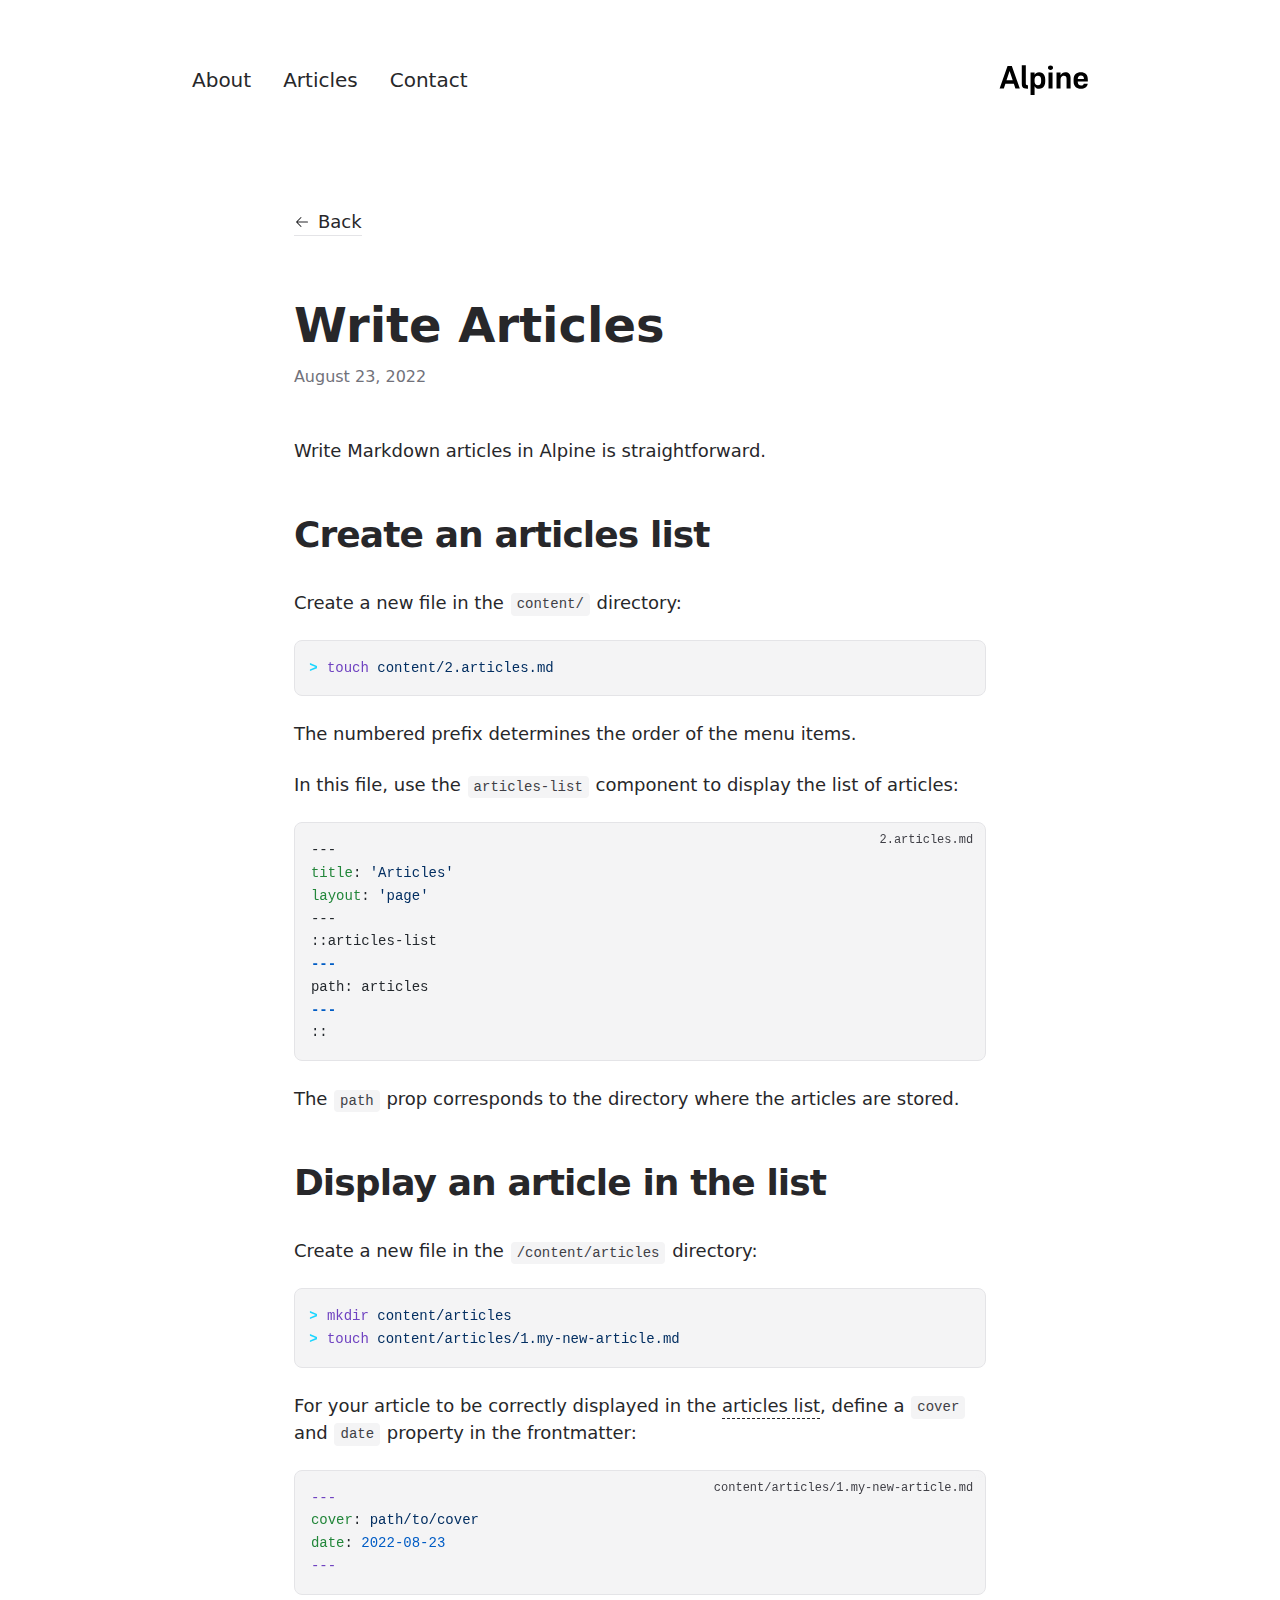
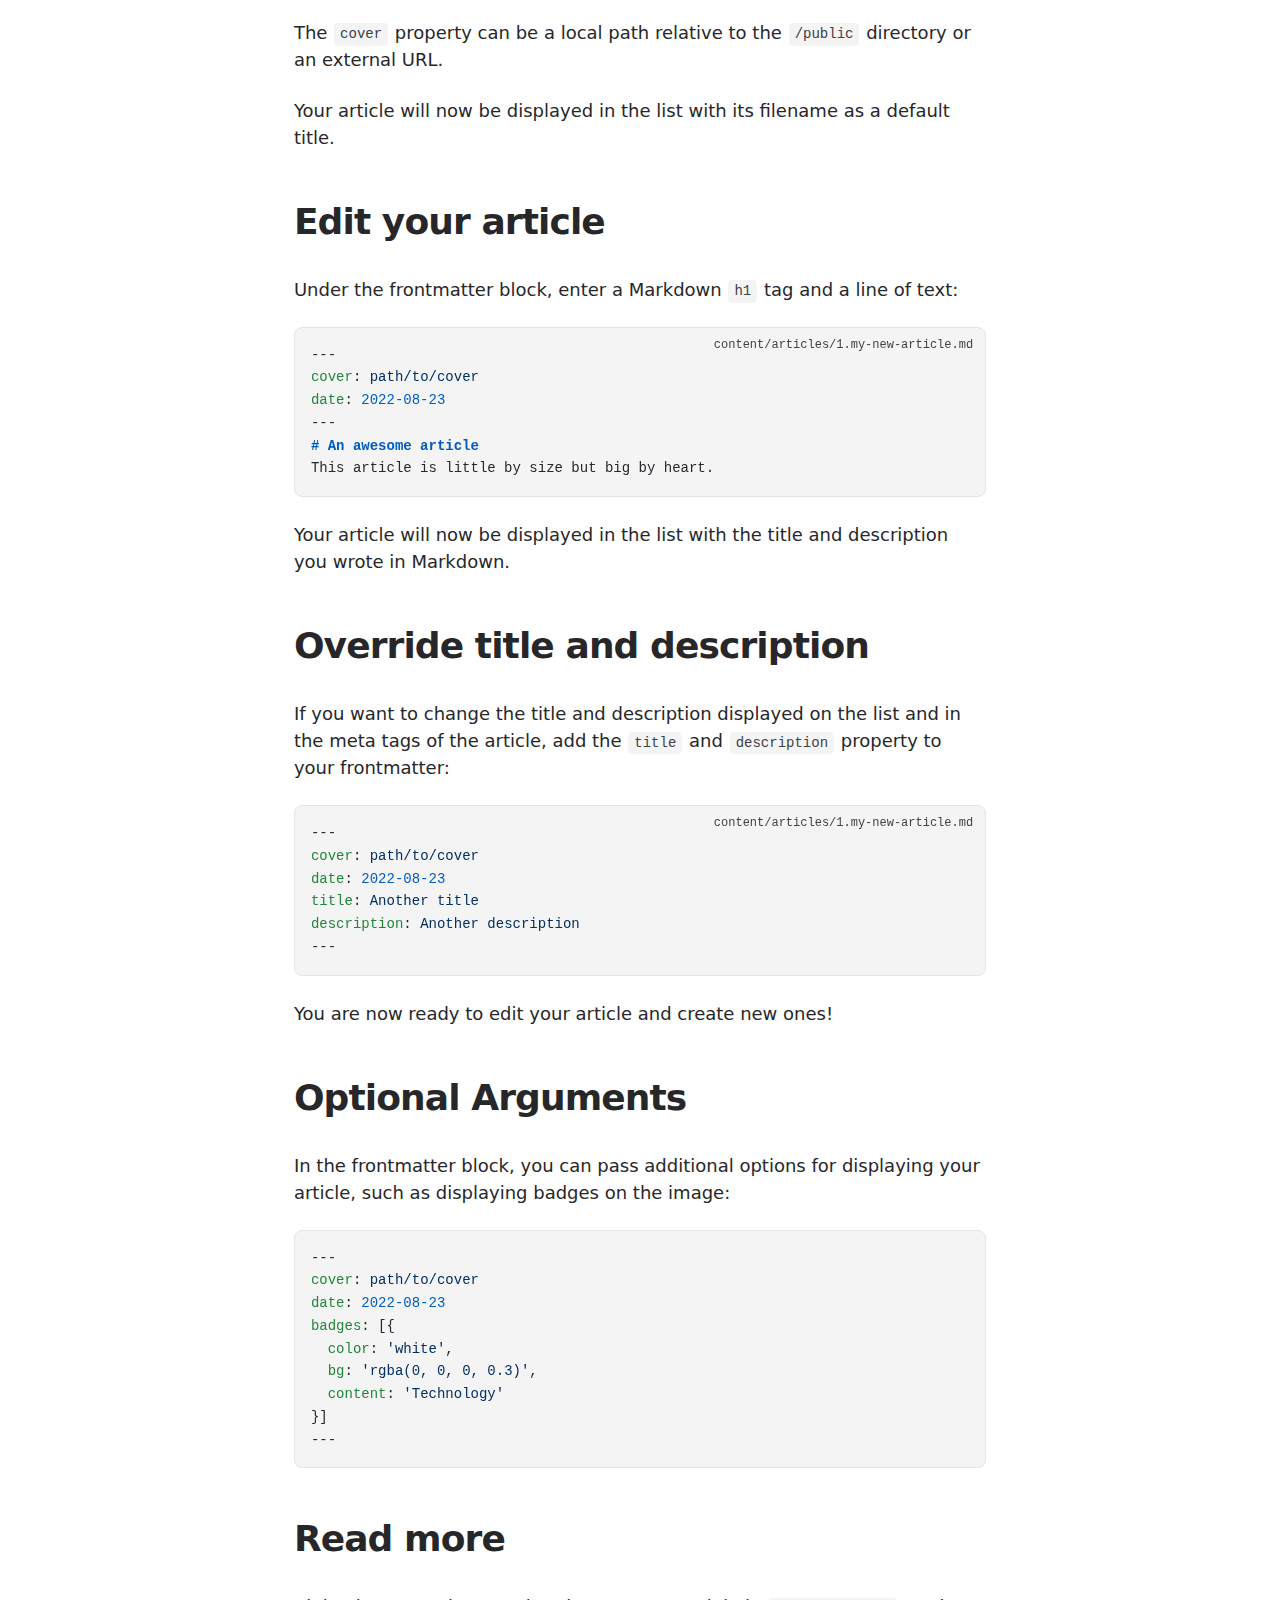
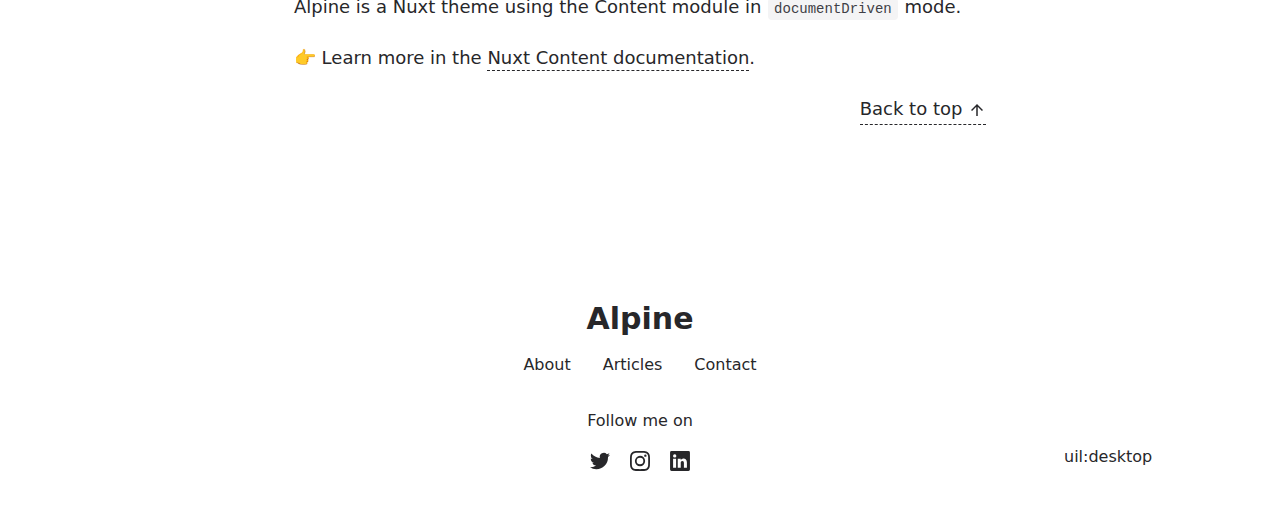
<file: articles/write-articles/index.html>
<!DOCTYPE html><html lang="en"><head><meta charset="utf-8">
<meta name="viewport" content="width=device-width, initial-scale=1">
<title>Write Articles</title>
<meta name="twitter:card" content="summary_large_image">
<meta property="og:image:width" content="400">
<meta property="og:image:height" content="300">
<meta property="og:image:alt" content="An image showcasing my project.">
<meta property="og:title" content="Write Articles">
<meta name="description" content="Writing Markdown articles in Alpine is straightforward.">
<meta property="og:description" content="Writing Markdown articles in Alpine is straightforward.">
<meta property="og:image" content="/articles/write-articles.webp">
<link rel="preload" as="fetch" crossorigin="anonymous" href="/articles/write-articles/_payload.json">
<link rel="stylesheet" href="/_nuxt/entry.CS1F4RMm.css">
<link rel="stylesheet" href="/_nuxt/DocumentDrivenNotFound.DSylgNKB.css">
<link rel="stylesheet" href="/_nuxt/article.BHCg1ZF1.css">
<link rel="stylesheet" href="/_nuxt/ProseA.B6arPuVU.css">
<link rel="stylesheet" href="/_nuxt/ProseH1.CoOzZNfe.css">
<link rel="stylesheet" href="/_nuxt/ProseP.DHw9qJNt.css">
<link rel="stylesheet" href="/_nuxt/ProseCodeInline.biN1XEZn.css">
<link rel="stylesheet" href="/_nuxt/ProsePre.CchFRBtv.css">
<link rel="stylesheet" href="/_nuxt/ProseCode.CMZxOHzc.css">
<link rel="stylesheet" href="/_nuxt/ProseH2.Cz9lRqlC.css">
<link rel="modulepreload" as="script" crossorigin href="/_nuxt/entry.CiAD4lAe.js">
<link rel="modulepreload" as="script" crossorigin href="/_nuxt/NuxtImg.ksxJ7Sr8.js">
<link rel="modulepreload" as="script" crossorigin href="/_nuxt/document-driven.DVvUjxbe.js">
<link rel="modulepreload" as="script" crossorigin href="/_nuxt/DocumentDrivenEmpty.B57zTzAk.js">
<link rel="modulepreload" as="script" crossorigin href="/_nuxt/ContentRenderer.Co77t8kK.js">
<link rel="modulepreload" as="script" crossorigin href="/_nuxt/ContentRendererMarkdown.vue.BeATDWyq.js">
<link rel="modulepreload" as="script" crossorigin href="/_nuxt/DocumentDrivenNotFound.BdlYDGaM.js">
<link rel="modulepreload" as="script" crossorigin href="/_nuxt/article.CNIYFkdJ.js">
<link rel="modulepreload" as="script" crossorigin href="/_nuxt/ProseA.CTi9UepX.js">
<link rel="modulepreload" as="script" crossorigin href="/_nuxt/date.BcWussCh.js">
<link rel="modulepreload" as="script" crossorigin href="/_nuxt/ContentRendererMarkdown.BVibKFWx.js">
<link rel="modulepreload" as="script" crossorigin href="/_nuxt/ProseH1.C6bUCb9D.js">
<link rel="modulepreload" as="script" crossorigin href="/_nuxt/ProseP.Ble_afLc.js">
<link rel="modulepreload" as="script" crossorigin href="/_nuxt/ProseCodeInline.BI7b17Sv.js">
<link rel="modulepreload" as="script" crossorigin href="/_nuxt/ProsePre.CdHwskpf.js">
<link rel="modulepreload" as="script" crossorigin href="/_nuxt/ProseCode.3u1Cl-6U.js">
<link rel="modulepreload" as="script" crossorigin href="/_nuxt/ProseH2.DaJxjXi2.js">
<link rel="prefetch" as="script" crossorigin href="/_nuxt/default.CHIh2tdR.js">
<link rel="prefetch" as="script" crossorigin href="/_nuxt/page.CFY8QNuB.js">
<link rel="prefetch" as="script" crossorigin href="/_nuxt/client-db.BNfPgvZ2.js">
<link rel="prefetch" as="style" href="/_nuxt/useStudio.Dqk92KBR.css">
<link rel="prefetch" as="script" crossorigin href="/_nuxt/useStudio.Ci2TmW4a.js">
<link rel="prefetch" as="style" href="/_nuxt/error-404.D8uONj7L.css">
<link rel="prefetch" as="script" crossorigin href="/_nuxt/error-404.CasPtzf5.js">
<link rel="prefetch" as="style" href="/_nuxt/error-500.p7T9h8Pv.css">
<link rel="prefetch" as="script" crossorigin href="/_nuxt/error-500.oJqhL1HH.js">
<script type="module" src="/_nuxt/entry.CiAD4lAe.js" crossorigin></script><style id="pinceau-runtime-hydratable">@media{.phy[--]{--puid:AVu5Sa-v;}.pv-_RHWI_{max-width:var(--elements-container-maxWidth);padding-left:var(--elements-container-padding-mobile);padding-right:var(--elements-container-padding-mobile);}@media (min-width: 475px){.pv-_RHWI_{padding-left:var(--elements-container-padding-xs);padding-right:var(--elements-container-padding-xs);}}@media (min-width: 640px){.pv-_RHWI_{padding-left:var(--elements-container-padding-sm);padding-right:var(--elements-container-padding-sm);}}@media (min-width: 768px){.pv-_RHWI_{padding-left:var(--elements-container-padding-md);padding-right:var(--elements-container-padding-md);}}} </style><style id="pinceau-theme">@media { :root {--pinceau-mq: initial; --alpine-readableLine: 68ch;--alpine-backdrop-backgroundColor: #f4f4f5b3;--prose-code-inline-padding: 0.2rem 0.375rem 0.2rem 0.375rem;--prose-code-block-backdropFilter: contrast(1);--prose-code-block-border-style: solid;--prose-code-block-border-width: 1px;--prose-tbody-tr-borderBottom-style: dashed;--prose-tbody-tr-borderBottom-width: 1px;--prose-th-textAlign: inherit;--prose-thead-borderBottom-style: solid;--prose-thead-borderBottom-width: 1px;--prose-thead-border-style: solid;--prose-thead-border-width: 0px;--prose-table-textAlign: start;--prose-hr-width: 1px;--prose-hr-style: solid;--prose-li-listStylePosition: outside;--prose-ol-li-markerColor: currentColor;--prose-ol-paddingInlineStart: 21px;--prose-ol-listStyleType: decimal;--prose-ul-li-markerColor: currentColor;--prose-ul-paddingInlineStart: 21px;--prose-ul-listStyleType: disc;--prose-blockquote-border-style: solid;--prose-blockquote-border-width: 4px;--prose-blockquote-quotes: '201C' '201D' '2018' '2019';--prose-blockquote-paddingInlineStart: 24px;--prose-a-code-color-hover: currentColor;--prose-a-code-color-static: currentColor;--prose-a-hasCode-borderBottom: none;--prose-a-border-distance: 2px;--prose-a-border-color-hover: currentColor;--prose-a-border-color-static: currentColor;--prose-a-border-style-hover: solid;--prose-a-border-style-static: dashed;--prose-a-border-width: 1px;--prose-a-color-static: inherit;--prose-a-textDecoration: none;--prose-h6-margin: 3rem 0 2rem;--prose-h5-margin: 3rem 0 2rem;--prose-h4-margin: 3rem 0 2rem;--prose-h3-margin: 3rem 0 2rem;--prose-h2-margin: 3rem 0 2rem;--prose-h1-margin: 0 0 2rem;--prose-p-fontSize: 18px;--typography-lead-loose: 2;--typography-lead-relaxed: 1.625;--typography-lead-normal: 1.5;--typography-lead-snug: 1.375;--typography-lead-tight: 1.25;--typography-lead-none: 1;--typography-lead-10: 2.5rem;--typography-lead-9: 2.25rem;--typography-lead-8: 2rem;--typography-lead-7: 1.75rem;--typography-lead-6: 1.5rem;--typography-lead-5: 1.25rem;--typography-lead-4: 1rem;--typography-lead-3: .75rem;--typography-lead-2: .5rem;--typography-lead-1: .025rem;--typography-fontWeight-black: 900;--typography-fontWeight-extrabold: 800;--typography-fontWeight-bold: 700;--typography-fontWeight-semibold: 600;--typography-fontWeight-medium: 500;--typography-fontWeight-normal: 400;--typography-fontWeight-light: 300;--typography-fontWeight-extralight: 200;--typography-fontWeight-thin: 100;--typography-fontSize-9xl: 128px;--typography-fontSize-8xl: 96px;--typography-fontSize-7xl: 72px;--typography-fontSize-6xl: 60px;--typography-fontSize-5xl: 48px;--typography-fontSize-4xl: 36px;--typography-fontSize-3xl: 30px;--typography-fontSize-2xl: 24px;--typography-fontSize-xl: 20px;--typography-fontSize-lg: 18px;--typography-fontSize-base: 16px;--typography-fontSize-sm: 14px;--typography-fontSize-xs: 12px;--typography-letterSpacing-wide: 0.025em;--typography-letterSpacing-tight: -0.025em;--typography-verticalMargin-base: 24px;--typography-verticalMargin-sm: 16px;--elements-border-secondary-hover: [object Object];--elements-backdrop-background: #fffc;--elements-backdrop-filter: saturate(200%) blur(20px);--elements-container-maxWidth: 64rem;--lead-loose: 2;--lead-relaxed: 1.625;--lead-normal: 1.5;--lead-snug: 1.375;--lead-tight: 1.25;--lead-none: 1;--lead-10: 2.5rem;--lead-9: 2.25rem;--lead-8: 2rem;--lead-7: 1.75rem;--lead-6: 1.5rem;--lead-5: 1.25rem;--lead-4: 1rem;--lead-3: .75rem;--lead-2: .5rem;--lead-1: .025rem;--letterSpacing-widest: 0.1em;--letterSpacing-wider: 0.05em;--letterSpacing-wide: 0.025em;--letterSpacing-normal: 0em;--letterSpacing-tight: -0.025em;--letterSpacing-tighter: -0.05em;--fontSize-9xl: 8rem;--fontSize-8xl: 6rem;--fontSize-7xl: 4.5rem;--fontSize-6xl: 3.75rem;--fontSize-5xl: 3rem;--fontSize-4xl: 2.25rem;--fontSize-3xl: 1.875rem;--fontSize-2xl: 1.5rem;--fontSize-xl: 1.25rem;--fontSize-lg: 1.125rem;--fontSize-base: 1rem;--fontSize-sm: 0.875rem;--fontSize-xs: 0.75rem;--fontWeight-black: 900;--fontWeight-extrabold: 800;--fontWeight-bold: 700;--fontWeight-semibold: 600;--fontWeight-medium: 500;--fontWeight-normal: 400;--fontWeight-light: 300;--fontWeight-extralight: 200;--fontWeight-thin: 100;--font-mono: ui-monospace, SFMono-Regular, Menlo, Monaco, Consolas, Liberation Mono, Courier New, monospace;--font-serif: ui-serif, Georgia, Cambria, Times New Roman, Times, serif;--font-sans: ui-sans-serif, system-ui, -apple-system, BlinkMacSystemFont, Segoe UI, Roboto, Helvetica Neue, Arial, Noto Sans, sans-serif, Apple Color Emoji, Segoe UI Emoji, Segoe UI Symbol, Noto Color Emoji;--opacity-total: 1;--opacity-high: 0.8;--opacity-medium: 0.5;--opacity-soft: 0.3;--opacity-light: 0.15;--opacity-bright: 0.1;--opacity-noOpacity: 0;--borderWidth-lg: 3px;--borderWidth-md: 2px;--borderWidth-sm: 1px;--borderWidth-noBorder: 0;--space-rem-875: 0.875rem;--space-rem-625: 0.625rem;--space-rem-375: 0.375rem;--space-rem-125: 0.125rem;--space-px: 1px;--space-128: 32rem;--space-96: 24rem;--space-80: 20rem;--space-72: 18rem;--space-64: 16rem;--space-60: 15rem;--space-56: 14rem;--space-52: 13rem;--space-48: 12rem;--space-44: 11rem;--space-40: 10rem;--space-36: 9rem;--space-32: 8rem;--space-28: 7rem;--space-24: 6rem;--space-20: 5rem;--space-16: 4rem;--space-14: 3.5rem;--space-12: 3rem;--space-11: 2.75rem;--space-10: 2.5rem;--space-9: 2.25rem;--space-8: 2rem;--space-7: 1.75rem;--space-6: 1.5rem;--space-5: 1.25rem;--space-4: 1rem;--space-3: 0.75rem;--space-2: 0.5rem;--space-1: 0.25rem;--space-0: 0px;--size-full: 100%;--size-7xl: 80rem;--size-6xl: 72rem;--size-5xl: 64rem;--size-4xl: 56rem;--size-3xl: 48rem;--size-2xl: 42rem;--size-xl: 36rem;--size-lg: 32rem;--size-md: 28rem;--size-sm: 24rem;--size-xs: 20rem;--size-200: 200px;--size-104: 104px;--size-80: 80px;--size-64: 64px;--size-56: 56px;--size-48: 48px;--size-40: 40px;--size-32: 32px;--size-24: 24px;--size-20: 20px;--size-16: 16px;--size-12: 12px;--size-8: 8px;--size-6: 6px;--size-4: 4px;--size-2: 2px;--size-0: 0px;--radii-full: 9999px;--radii-3xl: 1.75rem;--radii-2xl: 1.5rem;--radii-xl: 1rem;--radii-lg: 0.75rem;--radii-md: 0.5rem;--radii-sm: 0.375rem;--radii-xs: 0.25rem;--radii-2xs: 0.125rem;--radii-none: 0px;--shadow-none: 0px 0px 0px 0px transparent;--shadow-lg: 0px 10px 15px -3px #000000, 0px 4px 6px -4px #000000;--shadow-md: 0px 4px 6px -1px #000000, 0px 2px 4px -2px #000000;--shadow-sm: 0px 1px 3px 0px #000000, 0px 1px 2px -1px #000000;--shadow-xs: 0px 1px 2px 0px #000000;--height-screen: 100vh;--width-screen: 100vw;--color-primary-900: #002e38;--color-primary-800: #005c70;--color-primary-700: #008aa9;--color-primary-600: #00b9e1;--color-primary-500: #1ad6ff;--color-primary-400: #40ddff;--color-primary-300: #66e4ff;--color-primary-200: #8deaff;--color-primary-100: #b3f1ff;--color-primary-50: #d9f8ff;--color-ruby-900: #380011;--color-ruby-800: #700021;--color-ruby-700: #a90032;--color-ruby-600: #e10043;--color-ruby-500: #ff1a5e;--color-ruby-400: #ff4079;--color-ruby-300: #ff6694;--color-ruby-200: #ff8dae;--color-ruby-100: #ffb3c9;--color-ruby-50: #ffd9e4;--color-pink-900: #380025;--color-pink-800: #70004b;--color-pink-700: #a90070;--color-pink-600: #e10095;--color-pink-500: #ff1ab2;--color-pink-400: #ff40bf;--color-pink-300: #ff66cc;--color-pink-200: #ff8dd8;--color-pink-100: #ffb3e5;--color-pink-50: #ffd9f2;--color-purple-900: #190038;--color-purple-800: #330070;--color-purple-700: #4c00a9;--color-purple-600: #6500e1;--color-purple-500: #811aff;--color-purple-400: #9640ff;--color-purple-300: #ab66ff;--color-purple-200: #c08dff;--color-purple-100: #d5b3ff;--color-purple-50: #ead9ff;--color-royalblue-900: #0b0531;--color-royalblue-800: #160a62;--color-royalblue-700: #211093;--color-royalblue-600: #2c15c4;--color-royalblue-500: #4127e8;--color-royalblue-400: #614bec;--color-royalblue-300: #806ff0;--color-royalblue-200: #a093f3;--color-royalblue-100: #c0b7f7;--color-royalblue-50: #dfdbfb;--color-indigoblue-900: #001238;--color-indigoblue-800: #002370;--color-indigoblue-700: #0035a9;--color-indigoblue-600: #0047e1;--color-indigoblue-500: #1a62ff;--color-indigoblue-400: #407cff;--color-indigoblue-300: #6696ff;--color-indigoblue-200: #8db0ff;--color-indigoblue-100: #b3cbff;--color-indigoblue-50: #d9e5ff;--color-blue-900: #002438;--color-blue-800: #004870;--color-blue-700: #006ca9;--color-blue-600: #0090e1;--color-blue-500: #1aadff;--color-blue-400: #40bbff;--color-blue-300: #66c8ff;--color-blue-200: #8dd6ff;--color-blue-100: #b3e4ff;--color-blue-50: #d9f1ff;--color-lightblue-900: #002e38;--color-lightblue-800: #005c70;--color-lightblue-700: #008aa9;--color-lightblue-600: #00b9e1;--color-lightblue-500: #1ad6ff;--color-lightblue-400: #40ddff;--color-lightblue-300: #66e4ff;--color-lightblue-200: #8deaff;--color-lightblue-100: #b3f1ff;--color-lightblue-50: #d9f8ff;--color-teal-900: #062a28;--color-teal-800: #0b544f;--color-teal-700: #117d77;--color-teal-600: #16a79e;--color-teal-500: #1cd1c6;--color-teal-400: #36e4da;--color-teal-300: #5fe9e1;--color-teal-200: #87efe9;--color-teal-100: #aff4f0;--color-teal-50: #d7faf8;--color-pear-900: #2a2b09;--color-pear-800: #545512;--color-pear-700: #7e801b;--color-pear-600: #a8aa24;--color-pear-500: #d0d32f;--color-pear-400: #d8da52;--color-pear-300: #e0e274;--color-pear-200: #e8e997;--color-pear-100: #eff0ba;--color-pear-50: #f7f8dc;--color-red-900: #380300;--color-red-800: #700700;--color-red-700: #a90a00;--color-red-600: #e10e00;--color-red-500: #ff281a;--color-red-400: #ff4c40;--color-red-300: #ff7066;--color-red-200: #ff948d;--color-red-100: #ffb7b3;--color-red-50: #ffdbd9;--color-orange-900: #381800;--color-orange-800: #702f00;--color-orange-700: #a94700;--color-orange-600: #e15e00;--color-orange-500: #ff7a1a;--color-orange-400: #ff9040;--color-orange-300: #ffa666;--color-orange-200: #ffbd8d;--color-orange-100: #ffd3b3;--color-orange-50: #ffe9d9;--color-yellow-900: #362b03;--color-yellow-800: #6d5605;--color-yellow-700: #a38108;--color-yellow-600: #daac0a;--color-yellow-500: #f5c828;--color-yellow-400: #f7d14c;--color-yellow-300: #f8da70;--color-yellow-200: #fae393;--color-yellow-100: #fcedb7;--color-yellow-50: #fdf6db;--color-green-900: #003f25;--color-green-800: #005e38;--color-green-700: #007e4a;--color-green-600: #009d5d;--color-green-500: #00bd6f;--color-green-400: #00dc82;--color-green-300: #30ffaa;--color-green-200: #83ffcc;--color-green-100: #acffdd;--color-green-50: #d6ffee;--color-gray-900: #18181B;--color-gray-800: #27272A;--color-gray-700: #3f3f46;--color-gray-600: #52525B;--color-gray-500: #71717A;--color-gray-400: #a1a1aa;--color-gray-300: #D4d4d8;--color-gray-200: #e4e4e7;--color-gray-100: #f4f4f5;--color-gray-50: #fafafa;--color-black: #0c0c0d;--color-white: #FFFFFF;--media-portrait: only screen and (orientation: portrait);--media-landscape: only screen and (orientation: landscape);--media-rm: (prefers-reduced-motion: reduce);--media-2xl: (min-width: 1536px);--media-xl: (min-width: 1280px);--media-lg: (min-width: 1024px);--media-md: (min-width: 768px);--media-sm: (min-width: 640px);--media-xs: (min-width: 475px);--alpine-body-color: var(--color-gray-800);--alpine-body-backgroundColor: var(--color-white);--prose-code-inline-fontWeight: var(--typography-fontWeight-normal);--prose-code-inline-fontSize: var(--typography-fontSize-sm);--prose-code-inline-borderRadius: var(--radii-xs);--prose-code-block-pre-padding: var(--typography-verticalMargin-sm);--prose-code-block-margin: var(--typography-verticalMargin-base) 0;--prose-code-block-fontSize: var(--typography-fontSize-sm);--prose-tbody-code-inline-fontSize: var(--typography-fontSize-sm);--prose-tbody-td-padding: var(--typography-verticalMargin-sm);--prose-th-fontWeight: var(--typography-fontWeight-semibold);--prose-th-padding: 0 var(--typography-verticalMargin-sm) var(--typography-verticalMargin-sm) var(--typography-verticalMargin-sm);--prose-table-lineHeight: var(--typography-lead-6);--prose-table-fontSize: var(--typography-fontSize-sm);--prose-table-margin: var(--typography-verticalMargin-base) 0;--prose-hr-margin: var(--typography-verticalMargin-base) 0;--prose-li-margin: var(--typography-verticalMargin-sm) 0;--prose-ol-margin: var(--typography-verticalMargin-base) 0;--prose-ul-margin: var(--typography-verticalMargin-base) 0;--prose-blockquote-margin: var(--typography-verticalMargin-base) 0;--prose-a-code-border-style: var(--prose-a-border-style-static);--prose-a-code-border-width: var(--prose-a-border-width);--prose-a-fontWeight: var(--typography-fontWeight-medium);--prose-img-margin: var(--typography-verticalMargin-base) 0;--prose-strong-fontWeight: var(--typography-fontWeight-semibold);--prose-h6-iconSize: var(--typography-fontSize-base);--prose-h6-fontWeight: var(--typography-fontWeight-semibold);--prose-h6-lineHeight: var(--typography-lead-normal);--prose-h6-fontSize: var(--typography-fontSize-lg);--prose-h5-iconSize: var(--typography-fontSize-lg);--prose-h5-fontWeight: var(--typography-fontWeight-semibold);--prose-h5-lineHeight: var(--typography-lead-snug);--prose-h5-fontSize: var(--typography-fontSize-xl);--prose-h4-iconSize: var(--typography-fontSize-lg);--prose-h4-letterSpacing: var(--typography-letterSpacing-tight);--prose-h4-fontWeight: var(--typography-fontWeight-semibold);--prose-h4-lineHeight: var(--typography-lead-snug);--prose-h4-fontSize: var(--typography-fontSize-2xl);--prose-h3-iconSize: var(--typography-fontSize-xl);--prose-h3-letterSpacing: var(--typography-letterSpacing-tight);--prose-h3-fontWeight: var(--typography-fontWeight-semibold);--prose-h3-lineHeight: var(--typography-lead-snug);--prose-h3-fontSize: var(--typography-fontSize-3xl);--prose-h2-iconSize: var(--typography-fontSize-2xl);--prose-h2-letterSpacing: var(--typography-letterSpacing-tight);--prose-h2-fontWeight: var(--typography-fontWeight-semibold);--prose-h2-lineHeight: var(--typography-lead-tight);--prose-h2-fontSize: var(--typography-fontSize-4xl);--prose-h1-iconSize: var(--typography-fontSize-3xl);--prose-h1-letterSpacing: var(--typography-letterSpacing-tight);--prose-h1-fontWeight: var(--typography-fontWeight-bold);--prose-h1-lineHeight: var(--typography-lead-tight);--prose-h1-fontSize: var(--typography-fontSize-5xl);--prose-p-br-margin: var(--typography-verticalMargin-base) 0 0 0;--prose-p-margin: var(--typography-verticalMargin-base) 0;--prose-p-lineHeight: var(--typography-lead-normal);--typography-color-primary-900: var(--color-primary-900);--typography-color-primary-800: var(--color-primary-800);--typography-color-primary-700: var(--color-primary-700);--typography-color-primary-600: var(--color-primary-600);--typography-color-primary-500: var(--color-primary-500);--typography-color-primary-400: var(--color-primary-400);--typography-color-primary-300: var(--color-primary-300);--typography-color-primary-200: var(--color-primary-200);--typography-color-primary-100: var(--color-primary-100);--typography-color-primary-50: var(--color-primary-50);--typography-font-code: var(--font-mono);--typography-font-body: var(--font-sans);--typography-font-display: var(--font-sans);--typography-body-backgroundColor: var(--color-white);--typography-body-color: var(--color-black);--elements-state-danger-borderColor-secondary: var(--color-red-200);--elements-state-danger-borderColor-primary: var(--color-red-100);--elements-state-danger-backgroundColor-secondary: var(--color-red-100);--elements-state-danger-backgroundColor-primary: var(--color-red-50);--elements-state-danger-color-secondary: var(--color-red-600);--elements-state-danger-color-primary: var(--color-red-500);--elements-state-warning-borderColor-secondary: var(--color-yellow-200);--elements-state-warning-borderColor-primary: var(--color-yellow-100);--elements-state-warning-backgroundColor-secondary: var(--color-yellow-100);--elements-state-warning-backgroundColor-primary: var(--color-yellow-50);--elements-state-warning-color-secondary: var(--color-yellow-700);--elements-state-warning-color-primary: var(--color-yellow-600);--elements-state-success-borderColor-secondary: var(--color-green-200);--elements-state-success-borderColor-primary: var(--color-green-100);--elements-state-success-backgroundColor-secondary: var(--color-green-100);--elements-state-success-backgroundColor-primary: var(--color-green-50);--elements-state-success-color-secondary: var(--color-green-600);--elements-state-success-color-primary: var(--color-green-500);--elements-state-info-borderColor-secondary: var(--color-blue-200);--elements-state-info-borderColor-primary: var(--color-blue-100);--elements-state-info-backgroundColor-secondary: var(--color-blue-100);--elements-state-info-backgroundColor-primary: var(--color-blue-50);--elements-state-info-color-secondary: var(--color-blue-600);--elements-state-info-color-primary: var(--color-blue-500);--elements-state-primary-borderColor-secondary: var(--color-primary-200);--elements-state-primary-borderColor-primary: var(--color-primary-100);--elements-state-primary-backgroundColor-secondary: var(--color-primary-100);--elements-state-primary-backgroundColor-primary: var(--color-primary-50);--elements-state-primary-color-secondary: var(--color-primary-700);--elements-state-primary-color-primary: var(--color-primary-600);--elements-surface-secondary-backgroundColor: var(--color-gray-200);--elements-surface-primary-backgroundColor: var(--color-gray-100);--elements-surface-background-base: var(--color-gray-100);--elements-border-secondary-static: var(--color-gray-200);--elements-border-primary-hover: var(--color-gray-200);--elements-border-primary-static: var(--color-gray-100);--elements-container-padding-md: var(--space-16);--elements-container-padding-sm: var(--space-12);--elements-container-padding-xs: var(--space-8);--elements-container-padding-mobile: var(--space-6);--elements-text-secondary-color-hover: var(--color-gray-700);--elements-text-secondary-color-static: var(--color-gray-500);--elements-text-primary-color-static: var(--color-gray-900);--text-6xl-lineHeight: var(--lead-none);--text-6xl-fontSize: var(--fontSize-6xl);--text-5xl-lineHeight: var(--lead-none);--text-5xl-fontSize: var(--fontSize-5xl);--text-4xl-lineHeight: var(--lead-10);--text-4xl-fontSize: var(--fontSize-4xl);--text-3xl-lineHeight: var(--lead-9);--text-3xl-fontSize: var(--fontSize-3xl);--text-2xl-lineHeight: var(--lead-8);--text-2xl-fontSize: var(--fontSize-2xl);--text-xl-lineHeight: var(--lead-7);--text-xl-fontSize: var(--fontSize-xl);--text-lg-lineHeight: var(--lead-7);--text-lg-fontSize: var(--fontSize-lg);--text-base-lineHeight: var(--lead-6);--text-base-fontSize: var(--fontSize-base);--text-sm-lineHeight: var(--lead-5);--text-sm-fontSize: var(--fontSize-sm);--text-xs-lineHeight: var(--lead-4);--text-xs-fontSize: var(--fontSize-xs);--shadow-2xl: 0px 25px 50px -12px var(--color-gray-900);--shadow-xl: 0px 20px 25px -5px var(--color-gray-400), 0px 8px 10px -6px #000000;--color-secondary-900: var(--color-gray-900);--color-secondary-800: var(--color-gray-800);--color-secondary-700: var(--color-gray-700);--color-secondary-600: var(--color-gray-600);--color-secondary-500: var(--color-gray-500);--color-secondary-400: var(--color-gray-400);--color-secondary-300: var(--color-gray-300);--color-secondary-200: var(--color-gray-200);--color-secondary-100: var(--color-gray-100);--color-secondary-50: var(--color-gray-50);--prose-a-code-background-hover: var(--typography-color-primary-50);--prose-a-code-border-color-hover: var(--typography-color-primary-500);--prose-a-color-hover: var(--typography-color-primary-500);--typography-color-secondary-900: var(--color-secondary-900);--typography-color-secondary-800: var(--color-secondary-800);--typography-color-secondary-700: var(--color-secondary-700);--typography-color-secondary-600: var(--color-secondary-600);--typography-color-secondary-500: var(--color-secondary-500);--typography-color-secondary-400: var(--color-secondary-400);--typography-color-secondary-300: var(--color-secondary-300);--typography-color-secondary-200: var(--color-secondary-200);--typography-color-secondary-100: var(--color-secondary-100);--typography-color-secondary-50: var(--color-secondary-50);--prose-code-inline-backgroundColor: var(--typography-color-secondary-100);--prose-code-inline-color: var(--typography-color-secondary-700);--prose-code-block-backgroundColor: var(--typography-color-secondary-100);--prose-code-block-color: var(--typography-color-secondary-700);--prose-code-block-border-color: var(--typography-color-secondary-200);--prose-tbody-tr-borderBottom-color: var(--typography-color-secondary-200);--prose-th-color: var(--typography-color-secondary-600);--prose-thead-borderBottom-color: var(--typography-color-secondary-200);--prose-thead-border-color: var(--typography-color-secondary-300);--prose-hr-color: var(--typography-color-secondary-200);--prose-blockquote-border-color: var(--typography-color-secondary-200);--prose-blockquote-color: var(--typography-color-secondary-500);--prose-a-code-border-color-static: var(--typography-color-secondary-400); } }@media { :root.dark {--pinceau-mq: dark; --alpine-backdrop-backgroundColor: #18181bb3;--prose-code-block-backdropFilter: contrast(1);--prose-ol-li-markerColor: currentColor;--prose-ul-li-markerColor: currentColor;--prose-a-code-color-hover: currentColor;--prose-a-code-color-static: currentColor;--prose-a-border-color-hover: currentColor;--prose-a-border-color-static: currentColor;--prose-a-color-static: inherit;--elements-backdrop-background: #0c0d0ccc;--alpine-body-color: var(--color-gray-200);--alpine-body-backgroundColor: var(--color-black);--typography-body-backgroundColor: var(--color-black);--typography-body-color: var(--color-white);--elements-state-danger-borderColor-secondary: var(--color-red-700);--elements-state-danger-borderColor-primary: var(--color-red-800);--elements-state-danger-backgroundColor-secondary: var(--color-red-800);--elements-state-danger-backgroundColor-primary: var(--color-red-900);--elements-state-danger-color-secondary: var(--color-red-200);--elements-state-danger-color-primary: var(--color-red-300);--elements-state-warning-borderColor-secondary: var(--color-yellow-700);--elements-state-warning-borderColor-primary: var(--color-yellow-800);--elements-state-warning-backgroundColor-secondary: var(--color-yellow-800);--elements-state-warning-backgroundColor-primary: var(--color-yellow-900);--elements-state-warning-color-secondary: var(--color-yellow-200);--elements-state-warning-color-primary: var(--color-yellow-400);--elements-state-success-borderColor-secondary: var(--color-green-700);--elements-state-success-borderColor-primary: var(--color-green-800);--elements-state-success-backgroundColor-secondary: var(--color-green-800);--elements-state-success-backgroundColor-primary: var(--color-green-900);--elements-state-success-color-secondary: var(--color-green-200);--elements-state-success-color-primary: var(--color-green-400);--elements-state-info-borderColor-secondary: var(--color-blue-700);--elements-state-info-borderColor-primary: var(--color-blue-800);--elements-state-info-backgroundColor-secondary: var(--color-blue-800);--elements-state-info-backgroundColor-primary: var(--color-blue-900);--elements-state-info-color-secondary: var(--color-blue-200);--elements-state-info-color-primary: var(--color-blue-400);--elements-state-primary-borderColor-secondary: var(--color-primary-700);--elements-state-primary-borderColor-primary: var(--color-primary-800);--elements-state-primary-backgroundColor-secondary: var(--color-primary-800);--elements-state-primary-backgroundColor-primary: var(--color-primary-900);--elements-state-primary-color-secondary: var(--color-primary-200);--elements-state-primary-color-primary: var(--color-primary-400);--elements-surface-secondary-backgroundColor: var(--color-gray-800);--elements-surface-primary-backgroundColor: var(--color-gray-900);--elements-surface-background-base: var(--color-gray-900);--elements-border-secondary-static: var(--color-gray-800);--elements-border-primary-hover: var(--color-gray-800);--elements-border-primary-static: var(--color-gray-900);--elements-text-secondary-color-hover: var(--color-gray-200);--elements-text-secondary-color-static: var(--color-gray-400);--elements-text-primary-color-static: var(--color-gray-50);--prose-a-code-background-hover: var(--typography-color-primary-900);--prose-a-code-border-color-hover: var(--typography-color-primary-600);--prose-a-color-hover: var(--typography-color-primary-400);--prose-code-inline-backgroundColor: var(--typography-color-secondary-800);--prose-code-inline-color: var(--typography-color-secondary-200);--prose-code-block-backgroundColor: var(--typography-color-secondary-900);--prose-code-block-color: var(--typography-color-secondary-200);--prose-code-block-border-color: var(--typography-color-secondary-800);--prose-tbody-tr-borderBottom-color: var(--typography-color-secondary-800);--prose-th-color: var(--typography-color-secondary-400);--prose-thead-borderBottom-color: var(--typography-color-secondary-800);--prose-thead-border-color: var(--typography-color-secondary-600);--prose-hr-color: var(--typography-color-secondary-800);--prose-blockquote-border-color: var(--typography-color-secondary-700);--prose-blockquote-color: var(--typography-color-secondary-400);--prose-a-code-border-color-static: var(--typography-color-secondary-600); } }</style><script>"use strict";(()=>{const a=window,e=document.documentElement,m=["dark","light"],c=window&&window.localStorage&&window.localStorage.getItem&&window.localStorage.getItem("nuxt-color-mode")||"system";let n=c==="system"?d():c;const l=e.getAttribute("data-color-mode-forced");l&&(n=l),i(n),a["__NUXT_COLOR_MODE__"]={preference:c,value:n,getColorScheme:d,addColorScheme:i,removeColorScheme:f};function i(o){const t=""+o+"",s="";e.classList?e.classList.add(t):e.className+=" "+t,s&&e.setAttribute("data-"+s,o)}function f(o){const t=""+o+"",s="";e.classList?e.classList.remove(t):e.className=e.className.replace(new RegExp(t,"g"),""),s&&e.removeAttribute("data-"+s)}function r(o){return a.matchMedia("(prefers-color-scheme"+o+")")}function d(){if(a.matchMedia&&r("").media!=="not all"){for(const o of m)if(r(":"+o).matches)return o}return"light"}})();
</script></head><body><div id="__nuxt"><div class="container pv-_RHWI_ pc-AVu5Sa app-layout" data-v-ad2b2be0 data-v-d801e751><!--[--><div class="nuxt-progress" style="width:0%;height:3px;opacity:0;background-size:Infinity% auto;" data-v-ad2b2be0></div><header class="right" data-v-ad2b2be0 data-v-81de7f07><div class="menu" data-v-81de7f07><button aria-label="Navigation Menu" data-v-81de7f07><svg width="24" height="24" viewBox="0 0 68 68" fill="currentColor" xmlns="http://www.w3.org/2000/svg" data-v-81de7f07><path d="M8 34C8 32.1362 8 31.2044 8.30448 30.4693C8.71046 29.4892 9.48915 28.7105 10.4693 28.3045C11.2044 28 12.1362 28 14 28C15.8638 28 16.7956 28 17.5307 28.3045C18.5108 28.7105 19.2895 29.4892 19.6955 30.4693C20 31.2044 20 32.1362 20 34C20 35.8638 20 36.7956 19.6955 37.5307C19.2895 38.5108 18.5108 39.2895 17.5307 39.6955C16.7956 40 15.8638 40 14 40C12.1362 40 11.2044 40 10.4693 39.6955C9.48915 39.2895 8.71046 38.5108 8.30448 37.5307C8 36.7956 8 35.8638 8 34Z" data-v-81de7f07></path><path d="M28 34C28 32.1362 28 31.2044 28.3045 30.4693C28.7105 29.4892 29.4892 28.7105 30.4693 28.3045C31.2044 28 32.1362 28 34 28C35.8638 28 36.7956 28 37.5307 28.3045C38.5108 28.7105 39.2895 29.4892 39.6955 30.4693C40 31.2044 40 32.1362 40 34C40 35.8638 40 36.7956 39.6955 37.5307C39.2895 38.5108 38.5108 39.2895 37.5307 39.6955C36.7956 40 35.8638 40 34 40C32.1362 40 31.2044 40 30.4693 39.6955C29.4892 39.2895 28.7105 38.5108 28.3045 37.5307C28 36.7956 28 35.8638 28 34Z" data-v-81de7f07></path><path d="M48 34C48 32.1362 48 31.2044 48.3045 30.4693C48.7105 29.4892 49.4892 28.7105 50.4693 28.3045C51.2044 28 52.1362 28 54 28C55.8638 28 56.7956 28 57.5307 28.3045C58.5108 28.7105 59.2895 29.4892 59.6955 30.4693C60 31.2044 60 32.1362 60 34C60 35.8638 60 36.7956 59.6955 37.5307C59.2895 38.5108 58.5108 39.2895 57.5307 39.6955C56.7956 40 55.8638 40 54 40C52.1362 40 51.2044 40 50.4693 39.6955C49.4892 39.2895 48.7105 38.5108 48.3045 37.5307C48 36.7956 48 35.8638 48 34Z" data-v-81de7f07></path></svg></button></div><div class="overlay" data-v-81de7f07><nav data-v-81de7f07 data-v-79444231><ul data-v-79444231><!--[--><li data-v-79444231><a href="/" class="" data-v-79444231><span class="underline-fx" data-v-79444231></span> About</a></li><li data-v-79444231><a href="/articles" class="" data-v-79444231><span class="underline-fx" data-v-79444231></span> Articles</a></li><li data-v-79444231><a href="/contact" class="" data-v-79444231><span class="underline-fx" data-v-79444231></span> Contact</a></li><!--]--></ul></nav></div><div class="logo" data-v-81de7f07><a href="/" class="" data-v-81de7f07><img src="/logo-dark.svg" class="dark-img" alt="alpine" width="89" height="31" data-v-81de7f07><img src="/logo.svg" class="light-img" alt="alpine" width="89" height="31" data-v-81de7f07></a></div><div class="main-nav" data-v-81de7f07><nav data-v-81de7f07 data-v-79444231><ul data-v-79444231><!--[--><li data-v-79444231><a href="/" class="" data-v-79444231><span class="underline-fx" data-v-79444231></span> About</a></li><li data-v-79444231><a href="/articles" class="" data-v-79444231><span class="underline-fx" data-v-79444231></span> Articles</a></li><li data-v-79444231><a href="/contact" class="" data-v-79444231><span class="underline-fx" data-v-79444231></span> Contact</a></li><!--]--></ul></nav></div></header><!--[--><div class="document-driven-page"><article data-v-ae728dab><a href="/articles" class="back" data-v-ae728dab><svg xmlns="http://www.w3.org/2000/svg" xmlns:xlink="http://www.w3.org/1999/xlink" aria-hidden="true" role="img" class="icon" data-v-ae728dab style="" width="1em" height="1em" viewBox="0 0 256 256" data-v-900ba019><path fill="currentColor" d="M224 128a8 8 0 0 1-8 8H59.31l58.35 58.34a8 8 0 0 1-11.32 11.32l-72-72a8 8 0 0 1 0-11.32l72-72a8 8 0 0 1 11.32 11.32L59.31 120H216a8 8 0 0 1 8 8"/></svg><span data-v-ae728dab> Back </span></a><header data-v-ae728dab><h1 class="title" data-v-ae728dab>Write Articles</h1><time datetime="2022-08-23T00:00:00.000Z" data-v-ae728dab>August 23, 2022</time></header><div class="prose" data-v-ae728dab><!--[--><div><h1 id="write-articles" data-v-41f9c223><a aria-current="page" href="/articles/write-articles#write-articles" class="router-link-active router-link-exact-active" data-v-41f9c223><!--[-->Write Articles<!--]--><!----></a></h1><p data-v-a0f4c387><!--[-->Write Markdown articles in Alpine is straightforward.<!--]--></p><h2 id="create-an-articles-list" data-v-6bb1d5b5><a aria-current="page" href="/articles/write-articles#create-an-articles-list" class="router-link-active router-link-exact-active" data-v-6bb1d5b5><!--[-->Create an articles list<!--]--><!----></a></h2><p data-v-a0f4c387><!--[-->Create a new file in the <code class="" data-v-890cb49b><!--[-->content/<!--]--></code> directory:<!--]--></p><div class="highlight-bash prose-code" meta data-v-e293c6f8><!----><!--[--><pre class="language-bash shiki shiki-themes github-light github-dark" style=""><!--[--><code><span class="line" line="1"><span style="--shiki-default:#6F42C1;--shiki-dark:#B392F0">touch</span><span style="--shiki-default:#032F62;--shiki-dark:#9ECBFF"> content/2.articles.md
</span></span></code><!--]--></pre><!--]--><button class="copy-button" data-v-e293c6f8 data-v-27ac6cf4><span class="sr-only" data-v-27ac6cf4>Copy to clipboard</span><span class="icon-wrapper" data-v-27ac6cf4><svg xmlns="http://www.w3.org/2000/svg" xmlns:xlink="http://www.w3.org/1999/xlink" aria-hidden="true" role="img" class="icon" data-v-27ac6cf4 style="" width="18px" height="18px" viewBox="0 0 256 256" data-v-900ba019><path fill="currentColor" d="M216 32H88a8 8 0 0 0-8 8v40H40a8 8 0 0 0-8 8v128a8 8 0 0 0 8 8h128a8 8 0 0 0 8-8v-40h40a8 8 0 0 0 8-8V40a8 8 0 0 0-8-8m-56 176H48V96h112Zm48-48h-32V88a8 8 0 0 0-8-8H96V48h112Z"/></svg></span></button></div><p data-v-a0f4c387><!--[-->The numbered prefix determines the order of the menu items.<!--]--></p><p data-v-a0f4c387><!--[-->In this file, use the <code class="" data-v-890cb49b><!--[-->articles-list<!--]--></code> component to display the list of articles:<!--]--></p><div class="highlight-md prose-code" meta data-v-e293c6f8><span class="filename" data-v-e293c6f8>2.articles.md</span><!--[--><pre class="language-md shiki shiki-themes github-light github-dark" style=""><!--[--><code><span class="line" line="1"><span style="--shiki-default:#24292E;--shiki-dark:#E1E4E8">---
</span></span><span class="line" line="2"><span style="--shiki-default:#22863A;--shiki-dark:#85E89D">title</span><span style="--shiki-default:#24292E;--shiki-dark:#E1E4E8">: </span><span style="--shiki-default:#032F62;--shiki-dark:#9ECBFF">&#39;Articles&#39;
</span></span><span class="line" line="3"><span style="--shiki-default:#22863A;--shiki-dark:#85E89D">layout</span><span style="--shiki-default:#24292E;--shiki-dark:#E1E4E8">: </span><span style="--shiki-default:#032F62;--shiki-dark:#9ECBFF">&#39;page&#39;
</span></span><span class="line" line="4"><span style="--shiki-default:#24292E;--shiki-dark:#E1E4E8">---
</span></span><span class="line" line="5"><span style="--shiki-default:#24292E;--shiki-dark:#E1E4E8">::articles-list
</span></span><span class="line" line="6"><span style="--shiki-default:#005CC5;--shiki-dark:#79B8FF;--shiki-default-font-weight:bold;--shiki-dark-font-weight:bold">---
</span></span><span class="line" line="7"><span style="--shiki-default:#24292E;--shiki-dark:#E1E4E8">path: articles
</span></span><span class="line" line="8"><span style="--shiki-default:#005CC5;--shiki-dark:#79B8FF;--shiki-default-font-weight:bold;--shiki-dark-font-weight:bold">---
</span></span><span class="line" line="9"><span style="--shiki-default:#24292E;--shiki-dark:#E1E4E8">::
</span></span></code><!--]--></pre><!--]--><button class="copy-button" data-v-e293c6f8 data-v-27ac6cf4><span class="sr-only" data-v-27ac6cf4>Copy to clipboard</span><span class="icon-wrapper" data-v-27ac6cf4><svg xmlns="http://www.w3.org/2000/svg" xmlns:xlink="http://www.w3.org/1999/xlink" aria-hidden="true" role="img" class="icon" data-v-27ac6cf4 style="" width="18px" height="18px" viewBox="0 0 256 256" data-v-900ba019><path fill="currentColor" d="M216 32H88a8 8 0 0 0-8 8v40H40a8 8 0 0 0-8 8v128a8 8 0 0 0 8 8h128a8 8 0 0 0 8-8v-40h40a8 8 0 0 0 8-8V40a8 8 0 0 0-8-8m-56 176H48V96h112Zm48-48h-32V88a8 8 0 0 0-8-8H96V48h112Z"/></svg></span></button></div><p data-v-a0f4c387><!--[-->The <code class="" data-v-890cb49b><!--[-->path<!--]--></code> prop corresponds to the directory where the articles are stored.<!--]--></p><h2 id="display-an-article-in-the-list" data-v-6bb1d5b5><a aria-current="page" href="/articles/write-articles#display-an-article-in-the-list" class="router-link-active router-link-exact-active" data-v-6bb1d5b5><!--[-->Display an article in the list<!--]--><!----></a></h2><p data-v-a0f4c387><!--[-->Create a new file in the <code class="" data-v-890cb49b><!--[-->/content/articles<!--]--></code> directory:<!--]--></p><div class="highlight-bash prose-code" meta data-v-e293c6f8><!----><!--[--><pre class="language-bash shiki shiki-themes github-light github-dark" style=""><!--[--><code><span class="line" line="1"><span style="--shiki-default:#6F42C1;--shiki-dark:#B392F0">mkdir</span><span style="--shiki-default:#032F62;--shiki-dark:#9ECBFF"> content/articles
</span></span><span class="line" line="2"><span style="--shiki-default:#6F42C1;--shiki-dark:#B392F0">touch</span><span style="--shiki-default:#032F62;--shiki-dark:#9ECBFF"> content/articles/1.my-new-article.md
</span></span></code><!--]--></pre><!--]--><button class="copy-button" data-v-e293c6f8 data-v-27ac6cf4><span class="sr-only" data-v-27ac6cf4>Copy to clipboard</span><span class="icon-wrapper" data-v-27ac6cf4><svg xmlns="http://www.w3.org/2000/svg" xmlns:xlink="http://www.w3.org/1999/xlink" aria-hidden="true" role="img" class="icon" data-v-27ac6cf4 style="" width="18px" height="18px" viewBox="0 0 256 256" data-v-900ba019><path fill="currentColor" d="M216 32H88a8 8 0 0 0-8 8v40H40a8 8 0 0 0-8 8v128a8 8 0 0 0 8 8h128a8 8 0 0 0 8-8v-40h40a8 8 0 0 0 8-8V40a8 8 0 0 0-8-8m-56 176H48V96h112Zm48-48h-32V88a8 8 0 0 0-8-8H96V48h112Z"/></svg></span></button></div><p data-v-a0f4c387><!--[-->For your article to be correctly displayed in the <a href="/articles" class="" data-v-c62e0ba8><!--[-->articles list<!--]--></a>, define a <code class="" data-v-890cb49b><!--[-->cover<!--]--></code> and <code class="" data-v-890cb49b><!--[-->date<!--]--></code> property in the frontmatter:<!--]--></p><div class="highlight-yaml prose-code" meta data-v-e293c6f8><span class="filename" data-v-e293c6f8>content/articles/1.my-new-article.md</span><!--[--><pre class="language-yaml shiki shiki-themes github-light github-dark" style=""><!--[--><code><span class="line" line="1"><span style="--shiki-default:#6F42C1;--shiki-dark:#B392F0">---
</span></span><span class="line" line="2"><span style="--shiki-default:#22863A;--shiki-dark:#85E89D">cover</span><span style="--shiki-default:#24292E;--shiki-dark:#E1E4E8">: </span><span style="--shiki-default:#032F62;--shiki-dark:#9ECBFF">path/to/cover
</span></span><span class="line" line="3"><span style="--shiki-default:#22863A;--shiki-dark:#85E89D">date</span><span style="--shiki-default:#24292E;--shiki-dark:#E1E4E8">: </span><span style="--shiki-default:#005CC5;--shiki-dark:#79B8FF">2022-08-23
</span></span><span class="line" line="4"><span style="--shiki-default:#6F42C1;--shiki-dark:#B392F0">---
</span></span></code><!--]--></pre><!--]--><button class="copy-button" data-v-e293c6f8 data-v-27ac6cf4><span class="sr-only" data-v-27ac6cf4>Copy to clipboard</span><span class="icon-wrapper" data-v-27ac6cf4><svg xmlns="http://www.w3.org/2000/svg" xmlns:xlink="http://www.w3.org/1999/xlink" aria-hidden="true" role="img" class="icon" data-v-27ac6cf4 style="" width="18px" height="18px" viewBox="0 0 256 256" data-v-900ba019><path fill="currentColor" d="M216 32H88a8 8 0 0 0-8 8v40H40a8 8 0 0 0-8 8v128a8 8 0 0 0 8 8h128a8 8 0 0 0 8-8v-40h40a8 8 0 0 0 8-8V40a8 8 0 0 0-8-8m-56 176H48V96h112Zm48-48h-32V88a8 8 0 0 0-8-8H96V48h112Z"/></svg></span></button></div><p data-v-a0f4c387><!--[-->The <code class="" data-v-890cb49b><!--[-->cover<!--]--></code> property can be a local path relative to the <code class="" data-v-890cb49b><!--[-->/public<!--]--></code> directory or an external URL.<!--]--></p><p data-v-a0f4c387><!--[-->Your article will now be displayed in the list with its filename as a default title.<!--]--></p><h2 id="edit-your-article" data-v-6bb1d5b5><a aria-current="page" href="/articles/write-articles#edit-your-article" class="router-link-active router-link-exact-active" data-v-6bb1d5b5><!--[-->Edit your article<!--]--><!----></a></h2><p data-v-a0f4c387><!--[-->Under the frontmatter block, enter a Markdown <code class="" data-v-890cb49b><!--[-->h1<!--]--></code> tag and a line of text:<!--]--></p><div class="highlight-md prose-code" meta data-v-e293c6f8><span class="filename" data-v-e293c6f8>content/articles/1.my-new-article.md</span><!--[--><pre class="language-md shiki shiki-themes github-light github-dark" style=""><!--[--><code><span class="line" line="1"><span style="--shiki-default:#24292E;--shiki-dark:#E1E4E8">---
</span></span><span class="line" line="2"><span style="--shiki-default:#22863A;--shiki-dark:#85E89D">cover</span><span style="--shiki-default:#24292E;--shiki-dark:#E1E4E8">: </span><span style="--shiki-default:#032F62;--shiki-dark:#9ECBFF">path/to/cover
</span></span><span class="line" line="3"><span style="--shiki-default:#22863A;--shiki-dark:#85E89D">date</span><span style="--shiki-default:#24292E;--shiki-dark:#E1E4E8">: </span><span style="--shiki-default:#005CC5;--shiki-dark:#79B8FF">2022-08-23
</span></span><span class="line" line="4"><span style="--shiki-default:#24292E;--shiki-dark:#E1E4E8">---
</span></span><span class="line" line="5"><span style="--shiki-default:#005CC5;--shiki-dark:#79B8FF;--shiki-default-font-weight:bold;--shiki-dark-font-weight:bold"># An awesome article
</span></span><span class="line" line="6"><span style="--shiki-default:#24292E;--shiki-dark:#E1E4E8">This article is little by size but big by heart.
</span></span></code><!--]--></pre><!--]--><button class="copy-button" data-v-e293c6f8 data-v-27ac6cf4><span class="sr-only" data-v-27ac6cf4>Copy to clipboard</span><span class="icon-wrapper" data-v-27ac6cf4><svg xmlns="http://www.w3.org/2000/svg" xmlns:xlink="http://www.w3.org/1999/xlink" aria-hidden="true" role="img" class="icon" data-v-27ac6cf4 style="" width="18px" height="18px" viewBox="0 0 256 256" data-v-900ba019><path fill="currentColor" d="M216 32H88a8 8 0 0 0-8 8v40H40a8 8 0 0 0-8 8v128a8 8 0 0 0 8 8h128a8 8 0 0 0 8-8v-40h40a8 8 0 0 0 8-8V40a8 8 0 0 0-8-8m-56 176H48V96h112Zm48-48h-32V88a8 8 0 0 0-8-8H96V48h112Z"/></svg></span></button></div><p data-v-a0f4c387><!--[-->Your article will now be displayed in the list with the title and description you wrote in Markdown.<!--]--></p><h2 id="override-title-and-description" data-v-6bb1d5b5><a aria-current="page" href="/articles/write-articles#override-title-and-description" class="router-link-active router-link-exact-active" data-v-6bb1d5b5><!--[-->Override title and description<!--]--><!----></a></h2><p data-v-a0f4c387><!--[-->If you want to change the title and description displayed on the list and in the meta tags of the article, add the <code class="" data-v-890cb49b><!--[-->title<!--]--></code> and <code class="" data-v-890cb49b><!--[-->description<!--]--></code> property to your frontmatter:<!--]--></p><div class="highlight-md prose-code" meta data-v-e293c6f8><span class="filename" data-v-e293c6f8>content/articles/1.my-new-article.md</span><!--[--><pre class="language-md shiki shiki-themes github-light github-dark" style=""><!--[--><code><span class="line" line="1"><span style="--shiki-default:#24292E;--shiki-dark:#E1E4E8">---
</span></span><span class="line" line="2"><span style="--shiki-default:#22863A;--shiki-dark:#85E89D">cover</span><span style="--shiki-default:#24292E;--shiki-dark:#E1E4E8">: </span><span style="--shiki-default:#032F62;--shiki-dark:#9ECBFF">path/to/cover
</span></span><span class="line" line="3"><span style="--shiki-default:#22863A;--shiki-dark:#85E89D">date</span><span style="--shiki-default:#24292E;--shiki-dark:#E1E4E8">: </span><span style="--shiki-default:#005CC5;--shiki-dark:#79B8FF">2022-08-23
</span></span><span class="line" line="4"><span style="--shiki-default:#22863A;--shiki-dark:#85E89D">title</span><span style="--shiki-default:#24292E;--shiki-dark:#E1E4E8">: </span><span style="--shiki-default:#032F62;--shiki-dark:#9ECBFF">Another title
</span></span><span class="line" line="5"><span style="--shiki-default:#22863A;--shiki-dark:#85E89D">description</span><span style="--shiki-default:#24292E;--shiki-dark:#E1E4E8">: </span><span style="--shiki-default:#032F62;--shiki-dark:#9ECBFF">Another description
</span></span><span class="line" line="6"><span style="--shiki-default:#24292E;--shiki-dark:#E1E4E8">---
</span></span></code><!--]--></pre><!--]--><button class="copy-button" data-v-e293c6f8 data-v-27ac6cf4><span class="sr-only" data-v-27ac6cf4>Copy to clipboard</span><span class="icon-wrapper" data-v-27ac6cf4><svg xmlns="http://www.w3.org/2000/svg" xmlns:xlink="http://www.w3.org/1999/xlink" aria-hidden="true" role="img" class="icon" data-v-27ac6cf4 style="" width="18px" height="18px" viewBox="0 0 256 256" data-v-900ba019><path fill="currentColor" d="M216 32H88a8 8 0 0 0-8 8v40H40a8 8 0 0 0-8 8v128a8 8 0 0 0 8 8h128a8 8 0 0 0 8-8v-40h40a8 8 0 0 0 8-8V40a8 8 0 0 0-8-8m-56 176H48V96h112Zm48-48h-32V88a8 8 0 0 0-8-8H96V48h112Z"/></svg></span></button></div><p data-v-a0f4c387><!--[-->You are now ready to edit your article and create new ones!<!--]--></p><h2 id="optional-arguments" data-v-6bb1d5b5><a aria-current="page" href="/articles/write-articles#optional-arguments" class="router-link-active router-link-exact-active" data-v-6bb1d5b5><!--[-->Optional Arguments<!--]--><!----></a></h2><p data-v-a0f4c387><!--[-->In the frontmatter block, you can pass additional options for displaying your article, such as displaying badges on the image:<!--]--></p><div class="highlight-md prose-code" meta data-v-e293c6f8><!----><!--[--><pre class="language-md shiki shiki-themes github-light github-dark" style=""><!--[--><code><span class="line" line="1"><span style="--shiki-default:#24292E;--shiki-dark:#E1E4E8">---
</span></span><span class="line" line="2"><span style="--shiki-default:#22863A;--shiki-dark:#85E89D">cover</span><span style="--shiki-default:#24292E;--shiki-dark:#E1E4E8">: </span><span style="--shiki-default:#032F62;--shiki-dark:#9ECBFF">path/to/cover
</span></span><span class="line" line="3"><span style="--shiki-default:#22863A;--shiki-dark:#85E89D">date</span><span style="--shiki-default:#24292E;--shiki-dark:#E1E4E8">: </span><span style="--shiki-default:#005CC5;--shiki-dark:#79B8FF">2022-08-23
</span></span><span class="line" line="4"><span style="--shiki-default:#22863A;--shiki-dark:#85E89D">badges</span><span style="--shiki-default:#24292E;--shiki-dark:#E1E4E8">: [{
</span></span><span class="line" line="5"><span style="--shiki-default:#22863A;--shiki-dark:#85E89D">  color</span><span style="--shiki-default:#24292E;--shiki-dark:#E1E4E8">: </span><span style="--shiki-default:#032F62;--shiki-dark:#9ECBFF">&#39;white&#39;</span><span style="--shiki-default:#24292E;--shiki-dark:#E1E4E8">,
</span></span><span class="line" line="6"><span style="--shiki-default:#22863A;--shiki-dark:#85E89D">  bg</span><span style="--shiki-default:#24292E;--shiki-dark:#E1E4E8">: </span><span style="--shiki-default:#032F62;--shiki-dark:#9ECBFF">&#39;rgba(0, 0, 0, 0.3)&#39;</span><span style="--shiki-default:#24292E;--shiki-dark:#E1E4E8">,
</span></span><span class="line" line="7"><span style="--shiki-default:#22863A;--shiki-dark:#85E89D">  content</span><span style="--shiki-default:#24292E;--shiki-dark:#E1E4E8">: </span><span style="--shiki-default:#032F62;--shiki-dark:#9ECBFF">&#39;Technology&#39;
</span></span><span class="line" line="8"><span style="--shiki-default:#24292E;--shiki-dark:#E1E4E8">}]
</span></span><span class="line" line="9"><span style="--shiki-default:#24292E;--shiki-dark:#E1E4E8">---
</span></span></code><!--]--></pre><!--]--><button class="copy-button" data-v-e293c6f8 data-v-27ac6cf4><span class="sr-only" data-v-27ac6cf4>Copy to clipboard</span><span class="icon-wrapper" data-v-27ac6cf4><svg xmlns="http://www.w3.org/2000/svg" xmlns:xlink="http://www.w3.org/1999/xlink" aria-hidden="true" role="img" class="icon" data-v-27ac6cf4 style="" width="18px" height="18px" viewBox="0 0 256 256" data-v-900ba019><path fill="currentColor" d="M216 32H88a8 8 0 0 0-8 8v40H40a8 8 0 0 0-8 8v128a8 8 0 0 0 8 8h128a8 8 0 0 0 8-8v-40h40a8 8 0 0 0 8-8V40a8 8 0 0 0-8-8m-56 176H48V96h112Zm48-48h-32V88a8 8 0 0 0-8-8H96V48h112Z"/></svg></span></button></div><h2 id="read-more" data-v-6bb1d5b5><a aria-current="page" href="/articles/write-articles#read-more" class="router-link-active router-link-exact-active" data-v-6bb1d5b5><!--[-->Read more<!--]--><!----></a></h2><p data-v-a0f4c387><!--[-->Alpine is a Nuxt theme using the Content module in <code class="" data-v-890cb49b><!--[-->documentDriven<!--]--></code> mode.<!--]--></p><p data-v-a0f4c387><!--[-->👉 Learn more in the <a href="https://content.nuxtjs.org/" rel="nofollow" data-v-c62e0ba8><!--[-->Nuxt Content documentation<!--]--></a>.<!--]--></p><style>html .default .shiki span {color: var(--shiki-default);background: var(--shiki-default-bg);font-style: var(--shiki-default-font-style);font-weight: var(--shiki-default-font-weight);text-decoration: var(--shiki-default-text-decoration);}html .shiki span {color: var(--shiki-default);background: var(--shiki-default-bg);font-style: var(--shiki-default-font-style);font-weight: var(--shiki-default-font-weight);text-decoration: var(--shiki-default-text-decoration);}html .dark .shiki span {color: var(--shiki-dark);background: var(--shiki-dark-bg);font-style: var(--shiki-dark-font-style);font-weight: var(--shiki-dark-font-weight);text-decoration: var(--shiki-dark-text-decoration);}html.dark .shiki span {color: var(--shiki-dark);background: var(--shiki-dark-bg);font-style: var(--shiki-dark-font-style);font-weight: var(--shiki-dark-font-weight);text-decoration: var(--shiki-dark-text-decoration);}</style></div><!--]--><div class="back-to-top" data-v-ae728dab><a data-v-ae728dab data-v-c62e0ba8><!--[-->Back to top <svg xmlns="http://www.w3.org/2000/svg" xmlns:xlink="http://www.w3.org/1999/xlink" aria-hidden="true" role="img" class="icon" data-v-ae728dab style="" width="1em" height="1em" viewBox="0 0 24 24" data-v-900ba019><path fill="currentColor" d="M11 20V7.825l-5.6 5.6L4 12l8-8l8 8l-1.4 1.425l-5.6-5.6V20z"/></svg><!--]--></a></div></div></article></div><!--]--><footer class="center" data-v-ad2b2be0 data-v-003a36fc><a href="https://www.github.com/nuxt-themes/alpine" rel="noopener noreferrer" class="credits" data-v-003a36fc>Alpine</a><div class="navigation" data-v-003a36fc><nav data-v-003a36fc data-v-79444231><ul data-v-79444231><!--[--><li data-v-79444231><a href="/" class="" data-v-79444231><span class="underline-fx" data-v-79444231></span> About</a></li><li data-v-79444231><a href="/articles" class="" data-v-79444231><span class="underline-fx" data-v-79444231></span> Articles</a></li><li data-v-79444231><a href="/contact" class="" data-v-79444231><span class="underline-fx" data-v-79444231></span> Contact</a></li><!--]--></ul></nav></div><p class="message" data-v-003a36fc>Follow me on</p><div class="icons" data-v-003a36fc><div class="social" data-v-003a36fc><!--[--><a href="https://twitter.com/nuxtlabs" rel="noopener noreferrer" target="_blank" title="nuxtlabs" aria-label="nuxtlabs" data-v-48ea35e8><svg xmlns="http://www.w3.org/2000/svg" xmlns:xlink="http://www.w3.org/1999/xlink" aria-hidden="true" role="img" class="icon" data-v-48ea35e8 style="" width="1em" height="1em" viewBox="0 0 24 24" data-v-900ba019><path fill="currentColor" d="M22 5.8a8.49 8.49 0 0 1-2.36.64a4.13 4.13 0 0 0 1.81-2.27a8.21 8.21 0 0 1-2.61 1a4.1 4.1 0 0 0-7 3.74a11.64 11.64 0 0 1-8.45-4.29a4.16 4.16 0 0 0-.55 2.07a4.09 4.09 0 0 0 1.82 3.41a4.05 4.05 0 0 1-1.86-.51v.05a4.1 4.1 0 0 0 3.3 4a3.93 3.93 0 0 1-1.1.17a4.9 4.9 0 0 1-.77-.07a4.11 4.11 0 0 0 3.83 2.84A8.22 8.22 0 0 1 3 18.34a7.93 7.93 0 0 1-1-.06a11.57 11.57 0 0 0 6.29 1.85A11.59 11.59 0 0 0 20 8.45v-.53a8.43 8.43 0 0 0 2-2.12"/></svg></a><a href="https://instagram.com/atinuxt" rel="noopener noreferrer" target="_blank" title="atinuxt" aria-label="atinuxt" data-v-48ea35e8><svg xmlns="http://www.w3.org/2000/svg" xmlns:xlink="http://www.w3.org/1999/xlink" aria-hidden="true" role="img" class="icon" data-v-48ea35e8 style="" width="1em" height="1em" viewBox="0 0 24 24" data-v-900ba019><path fill="currentColor" d="M17.34 5.46a1.2 1.2 0 1 0 1.2 1.2a1.2 1.2 0 0 0-1.2-1.2m4.6 2.42a7.59 7.59 0 0 0-.46-2.43a4.94 4.94 0 0 0-1.16-1.77a4.7 4.7 0 0 0-1.77-1.15a7.3 7.3 0 0 0-2.43-.47C15.06 2 14.72 2 12 2s-3.06 0-4.12.06a7.3 7.3 0 0 0-2.43.47a4.78 4.78 0 0 0-1.77 1.15a4.7 4.7 0 0 0-1.15 1.77a7.3 7.3 0 0 0-.47 2.43C2 8.94 2 9.28 2 12s0 3.06.06 4.12a7.3 7.3 0 0 0 .47 2.43a4.7 4.7 0 0 0 1.15 1.77a4.78 4.78 0 0 0 1.77 1.15a7.3 7.3 0 0 0 2.43.47C8.94 22 9.28 22 12 22s3.06 0 4.12-.06a7.3 7.3 0 0 0 2.43-.47a4.7 4.7 0 0 0 1.77-1.15a4.85 4.85 0 0 0 1.16-1.77a7.59 7.59 0 0 0 .46-2.43c0-1.06.06-1.4.06-4.12s0-3.06-.06-4.12M20.14 16a5.61 5.61 0 0 1-.34 1.86a3.06 3.06 0 0 1-.75 1.15a3.19 3.19 0 0 1-1.15.75a5.61 5.61 0 0 1-1.86.34c-1 .05-1.37.06-4 .06s-3 0-4-.06a5.73 5.73 0 0 1-1.94-.3a3.27 3.27 0 0 1-1.1-.75a3 3 0 0 1-.74-1.15a5.54 5.54 0 0 1-.4-1.9c0-1-.06-1.37-.06-4s0-3 .06-4a5.54 5.54 0 0 1 .35-1.9A3 3 0 0 1 5 5a3.14 3.14 0 0 1 1.1-.8A5.73 5.73 0 0 1 8 3.86c1 0 1.37-.06 4-.06s3 0 4 .06a5.61 5.61 0 0 1 1.86.34a3.06 3.06 0 0 1 1.19.8a3.06 3.06 0 0 1 .75 1.1a5.61 5.61 0 0 1 .34 1.9c.05 1 .06 1.37.06 4s-.01 3-.06 4M12 6.87A5.13 5.13 0 1 0 17.14 12A5.12 5.12 0 0 0 12 6.87m0 8.46A3.33 3.33 0 1 1 15.33 12A3.33 3.33 0 0 1 12 15.33"/></svg></a><a href="https://www.linkedin.com/company/nuxtlabs" rel="noopener noreferrer" target="_blank" title="LinkedIn" aria-label="LinkedIn" data-v-48ea35e8><svg xmlns="http://www.w3.org/2000/svg" xmlns:xlink="http://www.w3.org/1999/xlink" aria-hidden="true" role="img" class="icon" data-v-48ea35e8 style="" width="1em" height="1em" viewBox="0 0 24 24" data-v-900ba019><path fill="currentColor" d="M20.47 2H3.53a1.45 1.45 0 0 0-1.47 1.43v17.14A1.45 1.45 0 0 0 3.53 22h16.94a1.45 1.45 0 0 0 1.47-1.43V3.43A1.45 1.45 0 0 0 20.47 2M8.09 18.74h-3v-9h3ZM6.59 8.48a1.56 1.56 0 1 1 0-3.12a1.57 1.57 0 1 1 0 3.12m12.32 10.26h-3v-4.83c0-1.21-.43-2-1.52-2A1.65 1.65 0 0 0 12.85 13a2 2 0 0 0-.1.73v5h-3v-9h3V11a3 3 0 0 1 2.71-1.5c2 0 3.45 1.29 3.45 4.06Z"/></svg></a><!--]--></div><div class="color-mode-switch" data-v-003a36fc><button aria-label="Color Mode" data-v-003a36fc data-v-79ec4964><span data-v-79ec4964></span></button></div></div></footer><!--]--></div></div><script type="application/json" id="__NUXT_DATA__" data-ssr="true" data-src="/articles/write-articles/_payload.json">[{"state":1,"once":841,"_errors":843,"serverRendered":806,"path":7,"prerenderedAt":845},["Reactive",2],{"$sdd-pages":3,"$sdd-surrounds":780,"$sdd-globals":802,"$scolor-mode":804,"$sdd-navigation":807,"$sicons":825},["ShallowRef",4],["ShallowReactive",5],{"/articles/write-articles":6},{"_path":7,"_dir":8,"_draft":9,"_partial":9,"_locale":10,"title":11,"description":12,"cover":13,"date":14,"layout":15,"body":16,"_type":776,"_id":777,"_source":778,"_file":779,"_extension":105},"/articles/write-articles","articles",false,"","Write Articles","Writing Markdown articles in Alpine is straightforward.","/articles/write-articles.webp","2022-08-23T00:00:00.000Z","article",{"type":17,"children":18,"toc":768},"root",[19,27,33,40,54,82,87,100,209,222,228,239,271,301,358,377,382,388,400,467,472,478,497,580,585,591,596,728,734,747,762],{"type":20,"tag":21,"props":22,"children":24},"element","h1",{"id":23},"write-articles",[25],{"type":26,"value":11},"text",{"type":20,"tag":28,"props":29,"children":30},"p",{},[31],{"type":26,"value":32},"Write Markdown articles in Alpine is straightforward.",{"type":20,"tag":34,"props":35,"children":37},"h2",{"id":36},"create-an-articles-list",[38],{"type":26,"value":39},"Create an articles list",{"type":20,"tag":28,"props":41,"children":42},{},[43,45,52],{"type":26,"value":44},"Create a new file in the ",{"type":20,"tag":46,"props":47,"children":49},"code",{"className":48},[],[50],{"type":26,"value":51},"content/",{"type":26,"value":53}," directory:",{"type":20,"tag":55,"props":56,"children":60},"pre",{"className":57,"code":58,"language":59,"meta":10,"style":10},"language-bash shiki shiki-themes github-light github-dark","touch content/2.articles.md\n","bash",[61],{"type":20,"tag":46,"props":62,"children":63},{"__ignoreMap":10},[64],{"type":20,"tag":65,"props":66,"children":69},"span",{"class":67,"line":68},"line",1,[70,76],{"type":20,"tag":65,"props":71,"children":73},{"style":72},"--shiki-default:#6F42C1;--shiki-dark:#B392F0",[74],{"type":26,"value":75},"touch",{"type":20,"tag":65,"props":77,"children":79},{"style":78},"--shiki-default:#032F62;--shiki-dark:#9ECBFF",[80],{"type":26,"value":81}," content/2.articles.md\n",{"type":20,"tag":28,"props":83,"children":84},{},[85],{"type":26,"value":86},"The numbered prefix determines the order of the menu items.",{"type":20,"tag":28,"props":88,"children":89},{},[90,92,98],{"type":26,"value":91},"In this file, use the ",{"type":20,"tag":46,"props":93,"children":95},{"className":94},[],[96],{"type":26,"value":97},"articles-list",{"type":26,"value":99}," component to display the list of articles:",{"type":20,"tag":55,"props":101,"children":106},{"className":102,"code":103,"filename":104,"language":105,"meta":10,"style":10},"language-md shiki shiki-themes github-light github-dark","---\ntitle: 'Articles'\nlayout: 'page'\n---\n::articles-list\n---\npath: articles\n---\n::\n","2.articles.md","md",[107],{"type":20,"tag":46,"props":108,"children":109},{"__ignoreMap":10},[110,119,139,157,165,174,183,192,200],{"type":20,"tag":65,"props":111,"children":112},{"class":67,"line":68},[113],{"type":20,"tag":65,"props":114,"children":116},{"style":115},"--shiki-default:#24292E;--shiki-dark:#E1E4E8",[117],{"type":26,"value":118},"---\n",{"type":20,"tag":65,"props":120,"children":122},{"class":67,"line":121},2,[123,129,134],{"type":20,"tag":65,"props":124,"children":126},{"style":125},"--shiki-default:#22863A;--shiki-dark:#85E89D",[127],{"type":26,"value":128},"title",{"type":20,"tag":65,"props":130,"children":131},{"style":115},[132],{"type":26,"value":133},": ",{"type":20,"tag":65,"props":135,"children":136},{"style":78},[137],{"type":26,"value":138},"'Articles'\n",{"type":20,"tag":65,"props":140,"children":142},{"class":67,"line":141},3,[143,148,152],{"type":20,"tag":65,"props":144,"children":145},{"style":125},[146],{"type":26,"value":147},"layout",{"type":20,"tag":65,"props":149,"children":150},{"style":115},[151],{"type":26,"value":133},{"type":20,"tag":65,"props":153,"children":154},{"style":78},[155],{"type":26,"value":156},"'page'\n",{"type":20,"tag":65,"props":158,"children":160},{"class":67,"line":159},4,[161],{"type":20,"tag":65,"props":162,"children":163},{"style":115},[164],{"type":26,"value":118},{"type":20,"tag":65,"props":166,"children":168},{"class":67,"line":167},5,[169],{"type":20,"tag":65,"props":170,"children":171},{"style":115},[172],{"type":26,"value":173},"::articles-list\n",{"type":20,"tag":65,"props":175,"children":177},{"class":67,"line":176},6,[178],{"type":20,"tag":65,"props":179,"children":181},{"style":180},"--shiki-default:#005CC5;--shiki-dark:#79B8FF;--shiki-default-font-weight:bold;--shiki-dark-font-weight:bold",[182],{"type":26,"value":118},{"type":20,"tag":65,"props":184,"children":186},{"class":67,"line":185},7,[187],{"type":20,"tag":65,"props":188,"children":189},{"style":115},[190],{"type":26,"value":191},"path: articles\n",{"type":20,"tag":65,"props":193,"children":195},{"class":67,"line":194},8,[196],{"type":20,"tag":65,"props":197,"children":198},{"style":180},[199],{"type":26,"value":118},{"type":20,"tag":65,"props":201,"children":203},{"class":67,"line":202},9,[204],{"type":20,"tag":65,"props":205,"children":206},{"style":115},[207],{"type":26,"value":208},"::\n",{"type":20,"tag":28,"props":210,"children":211},{},[212,214,220],{"type":26,"value":213},"The ",{"type":20,"tag":46,"props":215,"children":217},{"className":216},[],[218],{"type":26,"value":219},"path",{"type":26,"value":221}," prop corresponds to the directory where the articles are stored.",{"type":20,"tag":34,"props":223,"children":225},{"id":224},"display-an-article-in-the-list",[226],{"type":26,"value":227},"Display an article in the list",{"type":20,"tag":28,"props":229,"children":230},{},[231,232,238],{"type":26,"value":44},{"type":20,"tag":46,"props":233,"children":235},{"className":234},[],[236],{"type":26,"value":237},"/content/articles",{"type":26,"value":53},{"type":20,"tag":55,"props":240,"children":242},{"className":57,"code":241,"language":59,"meta":10,"style":10},"mkdir content/articles\ntouch content/articles/1.my-new-article.md\n",[243],{"type":20,"tag":46,"props":244,"children":245},{"__ignoreMap":10},[246,259],{"type":20,"tag":65,"props":247,"children":248},{"class":67,"line":68},[249,254],{"type":20,"tag":65,"props":250,"children":251},{"style":72},[252],{"type":26,"value":253},"mkdir",{"type":20,"tag":65,"props":255,"children":256},{"style":78},[257],{"type":26,"value":258}," content/articles\n",{"type":20,"tag":65,"props":260,"children":261},{"class":67,"line":121},[262,266],{"type":20,"tag":65,"props":263,"children":264},{"style":72},[265],{"type":26,"value":75},{"type":20,"tag":65,"props":267,"children":268},{"style":78},[269],{"type":26,"value":270}," content/articles/1.my-new-article.md\n",{"type":20,"tag":28,"props":272,"children":273},{},[274,276,283,285,291,293,299],{"type":26,"value":275},"For your article to be correctly displayed in the ",{"type":20,"tag":277,"props":278,"children":280},"a",{"href":279},"/articles",[281],{"type":26,"value":282},"articles list",{"type":26,"value":284},", define a ",{"type":20,"tag":46,"props":286,"children":288},{"className":287},[],[289],{"type":26,"value":290},"cover",{"type":26,"value":292}," and ",{"type":20,"tag":46,"props":294,"children":296},{"className":295},[],[297],{"type":26,"value":298},"date",{"type":26,"value":300}," property in the frontmatter:",{"type":20,"tag":55,"props":302,"children":307},{"className":303,"code":304,"filename":305,"language":306,"meta":10,"style":10},"language-yaml shiki shiki-themes github-light github-dark","---\ncover: path/to/cover\ndate: 2022-08-23\n---\n","content/articles/1.my-new-article.md","yaml",[308],{"type":20,"tag":46,"props":309,"children":310},{"__ignoreMap":10},[311,318,334,351],{"type":20,"tag":65,"props":312,"children":313},{"class":67,"line":68},[314],{"type":20,"tag":65,"props":315,"children":316},{"style":72},[317],{"type":26,"value":118},{"type":20,"tag":65,"props":319,"children":320},{"class":67,"line":121},[321,325,329],{"type":20,"tag":65,"props":322,"children":323},{"style":125},[324],{"type":26,"value":290},{"type":20,"tag":65,"props":326,"children":327},{"style":115},[328],{"type":26,"value":133},{"type":20,"tag":65,"props":330,"children":331},{"style":78},[332],{"type":26,"value":333},"path/to/cover\n",{"type":20,"tag":65,"props":335,"children":336},{"class":67,"line":141},[337,341,345],{"type":20,"tag":65,"props":338,"children":339},{"style":125},[340],{"type":26,"value":298},{"type":20,"tag":65,"props":342,"children":343},{"style":115},[344],{"type":26,"value":133},{"type":20,"tag":65,"props":346,"children":348},{"style":347},"--shiki-default:#005CC5;--shiki-dark:#79B8FF",[349],{"type":26,"value":350},"2022-08-23\n",{"type":20,"tag":65,"props":352,"children":353},{"class":67,"line":159},[354],{"type":20,"tag":65,"props":355,"children":356},{"style":72},[357],{"type":26,"value":118},{"type":20,"tag":28,"props":359,"children":360},{},[361,362,367,369,375],{"type":26,"value":213},{"type":20,"tag":46,"props":363,"children":365},{"className":364},[],[366],{"type":26,"value":290},{"type":26,"value":368}," property can be a local path relative to the ",{"type":20,"tag":46,"props":370,"children":372},{"className":371},[],[373],{"type":26,"value":374},"/public",{"type":26,"value":376}," directory or an external URL.",{"type":20,"tag":28,"props":378,"children":379},{},[380],{"type":26,"value":381},"Your article will now be displayed in the list with its filename as a default title.",{"type":20,"tag":34,"props":383,"children":385},{"id":384},"edit-your-article",[386],{"type":26,"value":387},"Edit your article",{"type":20,"tag":28,"props":389,"children":390},{},[391,393,398],{"type":26,"value":392},"Under the frontmatter block, enter a Markdown ",{"type":20,"tag":46,"props":394,"children":396},{"className":395},[],[397],{"type":26,"value":21},{"type":26,"value":399}," tag and a line of text:",{"type":20,"tag":55,"props":401,"children":403},{"className":102,"code":402,"filename":305,"language":105,"meta":10,"style":10},"---\ncover: path/to/cover\ndate: 2022-08-23\n---\n# An awesome article\nThis article is little by size but big by heart.\n",[404],{"type":20,"tag":46,"props":405,"children":406},{"__ignoreMap":10},[407,414,429,444,451,459],{"type":20,"tag":65,"props":408,"children":409},{"class":67,"line":68},[410],{"type":20,"tag":65,"props":411,"children":412},{"style":115},[413],{"type":26,"value":118},{"type":20,"tag":65,"props":415,"children":416},{"class":67,"line":121},[417,421,425],{"type":20,"tag":65,"props":418,"children":419},{"style":125},[420],{"type":26,"value":290},{"type":20,"tag":65,"props":422,"children":423},{"style":115},[424],{"type":26,"value":133},{"type":20,"tag":65,"props":426,"children":427},{"style":78},[428],{"type":26,"value":333},{"type":20,"tag":65,"props":430,"children":431},{"class":67,"line":141},[432,436,440],{"type":20,"tag":65,"props":433,"children":434},{"style":125},[435],{"type":26,"value":298},{"type":20,"tag":65,"props":437,"children":438},{"style":115},[439],{"type":26,"value":133},{"type":20,"tag":65,"props":441,"children":442},{"style":347},[443],{"type":26,"value":350},{"type":20,"tag":65,"props":445,"children":446},{"class":67,"line":159},[447],{"type":20,"tag":65,"props":448,"children":449},{"style":115},[450],{"type":26,"value":118},{"type":20,"tag":65,"props":452,"children":453},{"class":67,"line":167},[454],{"type":20,"tag":65,"props":455,"children":456},{"style":180},[457],{"type":26,"value":458},"# An awesome article\n",{"type":20,"tag":65,"props":460,"children":461},{"class":67,"line":176},[462],{"type":20,"tag":65,"props":463,"children":464},{"style":115},[465],{"type":26,"value":466},"This article is little by size but big by heart.\n",{"type":20,"tag":28,"props":468,"children":469},{},[470],{"type":26,"value":471},"Your article will now be displayed in the list with the title and description you wrote in Markdown.",{"type":20,"tag":34,"props":473,"children":475},{"id":474},"override-title-and-description",[476],{"type":26,"value":477},"Override title and description",{"type":20,"tag":28,"props":479,"children":480},{},[481,483,488,489,495],{"type":26,"value":482},"If you want to change the title and description displayed on the list and in the meta tags of the article, add the ",{"type":20,"tag":46,"props":484,"children":486},{"className":485},[],[487],{"type":26,"value":128},{"type":26,"value":292},{"type":20,"tag":46,"props":490,"children":492},{"className":491},[],[493],{"type":26,"value":494},"description",{"type":26,"value":496}," property to your frontmatter:",{"type":20,"tag":55,"props":498,"children":500},{"className":102,"code":499,"filename":305,"language":105,"meta":10,"style":10},"---\ncover: path/to/cover\ndate: 2022-08-23\ntitle: Another title\ndescription: Another description\n---\n",[501],{"type":20,"tag":46,"props":502,"children":503},{"__ignoreMap":10},[504,511,526,541,557,573],{"type":20,"tag":65,"props":505,"children":506},{"class":67,"line":68},[507],{"type":20,"tag":65,"props":508,"children":509},{"style":115},[510],{"type":26,"value":118},{"type":20,"tag":65,"props":512,"children":513},{"class":67,"line":121},[514,518,522],{"type":20,"tag":65,"props":515,"children":516},{"style":125},[517],{"type":26,"value":290},{"type":20,"tag":65,"props":519,"children":520},{"style":115},[521],{"type":26,"value":133},{"type":20,"tag":65,"props":523,"children":524},{"style":78},[525],{"type":26,"value":333},{"type":20,"tag":65,"props":527,"children":528},{"class":67,"line":141},[529,533,537],{"type":20,"tag":65,"props":530,"children":531},{"style":125},[532],{"type":26,"value":298},{"type":20,"tag":65,"props":534,"children":535},{"style":115},[536],{"type":26,"value":133},{"type":20,"tag":65,"props":538,"children":539},{"style":347},[540],{"type":26,"value":350},{"type":20,"tag":65,"props":542,"children":543},{"class":67,"line":159},[544,548,552],{"type":20,"tag":65,"props":545,"children":546},{"style":125},[547],{"type":26,"value":128},{"type":20,"tag":65,"props":549,"children":550},{"style":115},[551],{"type":26,"value":133},{"type":20,"tag":65,"props":553,"children":554},{"style":78},[555],{"type":26,"value":556},"Another title\n",{"type":20,"tag":65,"props":558,"children":559},{"class":67,"line":167},[560,564,568],{"type":20,"tag":65,"props":561,"children":562},{"style":125},[563],{"type":26,"value":494},{"type":20,"tag":65,"props":565,"children":566},{"style":115},[567],{"type":26,"value":133},{"type":20,"tag":65,"props":569,"children":570},{"style":78},[571],{"type":26,"value":572},"Another description\n",{"type":20,"tag":65,"props":574,"children":575},{"class":67,"line":176},[576],{"type":20,"tag":65,"props":577,"children":578},{"style":115},[579],{"type":26,"value":118},{"type":20,"tag":28,"props":581,"children":582},{},[583],{"type":26,"value":584},"You are now ready to edit your article and create new ones!",{"type":20,"tag":34,"props":586,"children":588},{"id":587},"optional-arguments",[589],{"type":26,"value":590},"Optional Arguments",{"type":20,"tag":28,"props":592,"children":593},{},[594],{"type":26,"value":595},"In the frontmatter block, you can pass additional options for displaying your article, such as displaying badges on the image:",{"type":20,"tag":55,"props":597,"children":599},{"className":102,"code":598,"language":105,"meta":10,"style":10},"---\ncover: path/to/cover\ndate: 2022-08-23\nbadges: [{\n  color: 'white',\n  bg: 'rgba(0, 0, 0, 0.3)',\n  content: 'Technology'\n}]\n---\n",[600],{"type":20,"tag":46,"props":601,"children":602},{"__ignoreMap":10},[603,610,625,640,653,675,696,713,721],{"type":20,"tag":65,"props":604,"children":605},{"class":67,"line":68},[606],{"type":20,"tag":65,"props":607,"children":608},{"style":115},[609],{"type":26,"value":118},{"type":20,"tag":65,"props":611,"children":612},{"class":67,"line":121},[613,617,621],{"type":20,"tag":65,"props":614,"children":615},{"style":125},[616],{"type":26,"value":290},{"type":20,"tag":65,"props":618,"children":619},{"style":115},[620],{"type":26,"value":133},{"type":20,"tag":65,"props":622,"children":623},{"style":78},[624],{"type":26,"value":333},{"type":20,"tag":65,"props":626,"children":627},{"class":67,"line":141},[628,632,636],{"type":20,"tag":65,"props":629,"children":630},{"style":125},[631],{"type":26,"value":298},{"type":20,"tag":65,"props":633,"children":634},{"style":115},[635],{"type":26,"value":133},{"type":20,"tag":65,"props":637,"children":638},{"style":347},[639],{"type":26,"value":350},{"type":20,"tag":65,"props":641,"children":642},{"class":67,"line":159},[643,648],{"type":20,"tag":65,"props":644,"children":645},{"style":125},[646],{"type":26,"value":647},"badges",{"type":20,"tag":65,"props":649,"children":650},{"style":115},[651],{"type":26,"value":652},": [{\n",{"type":20,"tag":65,"props":654,"children":655},{"class":67,"line":167},[656,661,665,670],{"type":20,"tag":65,"props":657,"children":658},{"style":125},[659],{"type":26,"value":660},"  color",{"type":20,"tag":65,"props":662,"children":663},{"style":115},[664],{"type":26,"value":133},{"type":20,"tag":65,"props":666,"children":667},{"style":78},[668],{"type":26,"value":669},"'white'",{"type":20,"tag":65,"props":671,"children":672},{"style":115},[673],{"type":26,"value":674},",\n",{"type":20,"tag":65,"props":676,"children":677},{"class":67,"line":176},[678,683,687,692],{"type":20,"tag":65,"props":679,"children":680},{"style":125},[681],{"type":26,"value":682},"  bg",{"type":20,"tag":65,"props":684,"children":685},{"style":115},[686],{"type":26,"value":133},{"type":20,"tag":65,"props":688,"children":689},{"style":78},[690],{"type":26,"value":691},"'rgba(0, 0, 0, 0.3)'",{"type":20,"tag":65,"props":693,"children":694},{"style":115},[695],{"type":26,"value":674},{"type":20,"tag":65,"props":697,"children":698},{"class":67,"line":185},[699,704,708],{"type":20,"tag":65,"props":700,"children":701},{"style":125},[702],{"type":26,"value":703},"  content",{"type":20,"tag":65,"props":705,"children":706},{"style":115},[707],{"type":26,"value":133},{"type":20,"tag":65,"props":709,"children":710},{"style":78},[711],{"type":26,"value":712},"'Technology'\n",{"type":20,"tag":65,"props":714,"children":715},{"class":67,"line":194},[716],{"type":20,"tag":65,"props":717,"children":718},{"style":115},[719],{"type":26,"value":720},"}]\n",{"type":20,"tag":65,"props":722,"children":723},{"class":67,"line":202},[724],{"type":20,"tag":65,"props":725,"children":726},{"style":115},[727],{"type":26,"value":118},{"type":20,"tag":34,"props":729,"children":731},{"id":730},"read-more",[732],{"type":26,"value":733},"Read more",{"type":20,"tag":28,"props":735,"children":736},{},[737,739,745],{"type":26,"value":738},"Alpine is a Nuxt theme using the Content module in ",{"type":20,"tag":46,"props":740,"children":742},{"className":741},[],[743],{"type":26,"value":744},"documentDriven",{"type":26,"value":746}," mode.",{"type":20,"tag":28,"props":748,"children":749},{},[750,752,760],{"type":26,"value":751},"👉 Learn more in the ",{"type":20,"tag":277,"props":753,"children":757},{"href":754,"rel":755},"https://content.nuxtjs.org/",[756],"nofollow",[758],{"type":26,"value":759},"Nuxt Content documentation",{"type":26,"value":761},".",{"type":20,"tag":763,"props":764,"children":765},"style",{},[766],{"type":26,"value":767},"html .default .shiki span {color: var(--shiki-default);background: var(--shiki-default-bg);font-style: var(--shiki-default-font-style);font-weight: var(--shiki-default-font-weight);text-decoration: var(--shiki-default-text-decoration);}html .shiki span {color: var(--shiki-default);background: var(--shiki-default-bg);font-style: var(--shiki-default-font-style);font-weight: var(--shiki-default-font-weight);text-decoration: var(--shiki-default-text-decoration);}html .dark .shiki span {color: var(--shiki-dark);background: var(--shiki-dark-bg);font-style: var(--shiki-dark-font-style);font-weight: var(--shiki-dark-font-weight);text-decoration: var(--shiki-dark-text-decoration);}html.dark .shiki span {color: var(--shiki-dark);background: var(--shiki-dark-bg);font-style: var(--shiki-dark-font-style);font-weight: var(--shiki-dark-font-weight);text-decoration: var(--shiki-dark-text-decoration);}",{"title":10,"searchDepth":121,"depth":121,"links":769},[770,771,772,773,774,775],{"id":36,"depth":121,"text":39},{"id":224,"depth":121,"text":227},{"id":384,"depth":121,"text":387},{"id":474,"depth":121,"text":477},{"id":587,"depth":121,"text":590},{"id":730,"depth":121,"text":733},"markdown","content:articles:3.write-articles.md","content","articles/3.write-articles.md",["ShallowRef",781],["ShallowReactive",782],{"/articles/write-articles":783},[784,795],{"_path":785,"_dir":8,"_draft":9,"_partial":9,"_locale":10,"title":786,"description":787,"cover":788,"author":789,"date":14,"layout":15,"_type":776,"_id":793,"_source":778,"_file":794,"_extension":105},"/articles/configure","Configure Alpine","Learn how to configure Alpine with the app.config.ts file.","/articles/configure-alpine.webp",{"name":790,"avatarUrl":791,"link":792},"Clément Ollivier","https://pbs.twimg.com/profile_images/1370286658432724996/ZMSDzzIi_400x400.jpg","https://twitter.com/clemcodes","content:articles:2.configure.md","articles/2.configure.md",{"_path":796,"_dir":8,"_draft":9,"_partial":9,"_locale":10,"title":797,"description":798,"cover":799,"date":14,"layout":15,"_type":776,"_id":800,"_source":778,"_file":801,"_extension":105},"/articles/design-tokens","Customize Alpine","Leverage the tokens.config.ts to give your identity to Alpine.","/articles/design-tokens.webp","content:articles:4.design-tokens.md","articles/4.design-tokens.md",["ShallowRef",803],{},{"preference":805,"value":805,"unknown":806,"forced":9},"system",true,[808,812,822],{"title":809,"_path":810,"layout":811},"About","/","default",{"title":813,"_path":279,"children":814,"layout":821},"Articles",[815,818,819,820],{"title":816,"_path":817,"layout":15},"Get started with Alpine","/articles/get-started",{"title":786,"_path":785,"layout":15},{"title":11,"_path":7,"layout":15},{"title":797,"_path":796,"layout":15},"page",{"title":823,"_path":824,"layout":811},"Contact","/contact",{"uil:twitter":826,"uil:instagram":830,"uil:linkedin":832,"material-symbols:arrow-upward":834,"ph:arrow-left":836,"ph:copy":839},{"left":827,"top":827,"width":828,"height":828,"rotate":827,"vFlip":9,"hFlip":9,"body":829},0,24,"\u003Cpath fill=\"currentColor\" d=\"M22 5.8a8.49 8.49 0 0 1-2.36.64a4.13 4.13 0 0 0 1.81-2.27a8.21 8.21 0 0 1-2.61 1a4.1 4.1 0 0 0-7 3.74a11.64 11.64 0 0 1-8.45-4.29a4.16 4.16 0 0 0-.55 2.07a4.09 4.09 0 0 0 1.82 3.41a4.05 4.05 0 0 1-1.86-.51v.05a4.1 4.1 0 0 0 3.3 4a3.93 3.93 0 0 1-1.1.17a4.9 4.9 0 0 1-.77-.07a4.11 4.11 0 0 0 3.83 2.84A8.22 8.22 0 0 1 3 18.34a7.93 7.93 0 0 1-1-.06a11.57 11.57 0 0 0 6.29 1.85A11.59 11.59 0 0 0 20 8.45v-.53a8.43 8.43 0 0 0 2-2.12\"/>",{"left":827,"top":827,"width":828,"height":828,"rotate":827,"vFlip":9,"hFlip":9,"body":831},"\u003Cpath fill=\"currentColor\" d=\"M17.34 5.46a1.2 1.2 0 1 0 1.2 1.2a1.2 1.2 0 0 0-1.2-1.2m4.6 2.42a7.59 7.59 0 0 0-.46-2.43a4.94 4.94 0 0 0-1.16-1.77a4.7 4.7 0 0 0-1.77-1.15a7.3 7.3 0 0 0-2.43-.47C15.06 2 14.72 2 12 2s-3.06 0-4.12.06a7.3 7.3 0 0 0-2.43.47a4.78 4.78 0 0 0-1.77 1.15a4.7 4.7 0 0 0-1.15 1.77a7.3 7.3 0 0 0-.47 2.43C2 8.94 2 9.28 2 12s0 3.06.06 4.12a7.3 7.3 0 0 0 .47 2.43a4.7 4.7 0 0 0 1.15 1.77a4.78 4.78 0 0 0 1.77 1.15a7.3 7.3 0 0 0 2.43.47C8.94 22 9.28 22 12 22s3.06 0 4.12-.06a7.3 7.3 0 0 0 2.43-.47a4.7 4.7 0 0 0 1.77-1.15a4.85 4.85 0 0 0 1.16-1.77a7.59 7.59 0 0 0 .46-2.43c0-1.06.06-1.4.06-4.12s0-3.06-.06-4.12M20.14 16a5.61 5.61 0 0 1-.34 1.86a3.06 3.06 0 0 1-.75 1.15a3.19 3.19 0 0 1-1.15.75a5.61 5.61 0 0 1-1.86.34c-1 .05-1.37.06-4 .06s-3 0-4-.06a5.73 5.73 0 0 1-1.94-.3a3.27 3.27 0 0 1-1.1-.75a3 3 0 0 1-.74-1.15a5.54 5.54 0 0 1-.4-1.9c0-1-.06-1.37-.06-4s0-3 .06-4a5.54 5.54 0 0 1 .35-1.9A3 3 0 0 1 5 5a3.14 3.14 0 0 1 1.1-.8A5.73 5.73 0 0 1 8 3.86c1 0 1.37-.06 4-.06s3 0 4 .06a5.61 5.61 0 0 1 1.86.34a3.06 3.06 0 0 1 1.19.8a3.06 3.06 0 0 1 .75 1.1a5.61 5.61 0 0 1 .34 1.9c.05 1 .06 1.37.06 4s-.01 3-.06 4M12 6.87A5.13 5.13 0 1 0 17.14 12A5.12 5.12 0 0 0 12 6.87m0 8.46A3.33 3.33 0 1 1 15.33 12A3.33 3.33 0 0 1 12 15.33\"/>",{"left":827,"top":827,"width":828,"height":828,"rotate":827,"vFlip":9,"hFlip":9,"body":833},"\u003Cpath fill=\"currentColor\" d=\"M20.47 2H3.53a1.45 1.45 0 0 0-1.47 1.43v17.14A1.45 1.45 0 0 0 3.53 22h16.94a1.45 1.45 0 0 0 1.47-1.43V3.43A1.45 1.45 0 0 0 20.47 2M8.09 18.74h-3v-9h3ZM6.59 8.48a1.56 1.56 0 1 1 0-3.12a1.57 1.57 0 1 1 0 3.12m12.32 10.26h-3v-4.83c0-1.21-.43-2-1.52-2A1.65 1.65 0 0 0 12.85 13a2 2 0 0 0-.1.73v5h-3v-9h3V11a3 3 0 0 1 2.71-1.5c2 0 3.45 1.29 3.45 4.06Z\"/>",{"left":827,"top":827,"width":828,"height":828,"rotate":827,"vFlip":9,"hFlip":9,"body":835},"\u003Cpath fill=\"currentColor\" d=\"M11 20V7.825l-5.6 5.6L4 12l8-8l8 8l-1.4 1.425l-5.6-5.6V20z\"/>",{"left":827,"top":827,"width":837,"height":837,"rotate":827,"vFlip":9,"hFlip":9,"body":838},256,"\u003Cpath fill=\"currentColor\" d=\"M224 128a8 8 0 0 1-8 8H59.31l58.35 58.34a8 8 0 0 1-11.32 11.32l-72-72a8 8 0 0 1 0-11.32l72-72a8 8 0 0 1 11.32 11.32L59.31 120H216a8 8 0 0 1 8 8\"/>",{"left":827,"top":827,"width":837,"height":837,"rotate":827,"vFlip":9,"hFlip":9,"body":840},"\u003Cpath fill=\"currentColor\" d=\"M216 32H88a8 8 0 0 0-8 8v40H40a8 8 0 0 0-8 8v128a8 8 0 0 0 8 8h128a8 8 0 0 0 8-8v-40h40a8 8 0 0 0 8-8V40a8 8 0 0 0-8-8m-56 176H48V96h112Zm48-48h-32V88a8 8 0 0 0-8-8H96V48h112Z\"/>",["Reactive",842],["Set"],["Reactive",844],{},1709003333766]</script>
<script>window.__NUXT__={};window.__NUXT__.config={public:{FORMSPREE_URL:"",plausible:{hashMode:false,trackLocalhost:false,domain:"",apiHost:"https://plausible.io",autoPageviews:true,autoOutboundTracking:false},studio:{apiURL:"https://api.nuxt.studio",iframeMessagingAllowedOrigins:""},mdc:{components:{prose:true,map:{p:"prose-p",a:"prose-a",blockquote:"prose-blockquote","code-inline":"prose-code-inline",code:"ProseCodeInline",em:"prose-em",h1:"prose-h1",h2:"prose-h2",h3:"prose-h3",h4:"prose-h4",h5:"prose-h5",h6:"prose-h6",hr:"prose-hr",img:"prose-img",ul:"prose-ul",ol:"prose-ol",li:"prose-li",strong:"prose-strong",table:"prose-table",thead:"prose-thead",tbody:"prose-tbody",td:"prose-td",th:"prose-th",tr:"prose-tr"}},headings:{anchorLinks:{h1:false,h2:true,h3:true,h4:true,h5:false,h6:false}}},content:{locales:[],defaultLocale:"",integrity:1709003305862,experimental:{stripQueryParameters:false,advanceQuery:false,clientDB:false},respectPathCase:false,api:{baseURL:"/api/_content"},navigation:{fields:["navTitle","layout"]},tags:{p:"prose-p",a:"prose-a",blockquote:"prose-blockquote","code-inline":"prose-code-inline",code:"ProseCodeInline",em:"prose-em",h1:"prose-h1",h2:"prose-h2",h3:"prose-h3",h4:"prose-h4",h5:"prose-h5",h6:"prose-h6",hr:"prose-hr",img:"prose-img",ul:"prose-ul",ol:"prose-ol",li:"prose-li",strong:"prose-strong",table:"prose-table",thead:"prose-thead",tbody:"prose-tbody",td:"prose-td",th:"prose-th",tr:"prose-tr"},highlight:{theme:{default:"github-light",dark:"github-dark"},preload:["json","js","ts","html","css","vue","diff","shell","markdown","yaml","bash","ini","c","cpp"],highlighter:"shiki",langs:["js","jsx","json","ts","tsx","vue","css","html","vue","bash","md","mdc","yaml","json","js","ts","html","css","vue","diff","shell","markdown","yaml","bash","ini","c","cpp"]},wsUrl:"",documentDriven:{page:true,navigation:true,surround:true,globals:{},layoutFallbacks:["theme"],injectPage:true},host:"",trailingSlash:false,search:"",contentHead:true,anchorLinks:{depth:4,exclude:[1]}}},app:{baseURL:"/",buildAssetsDir:"/_nuxt/",cdnURL:""}}</script></body></html>
</file>
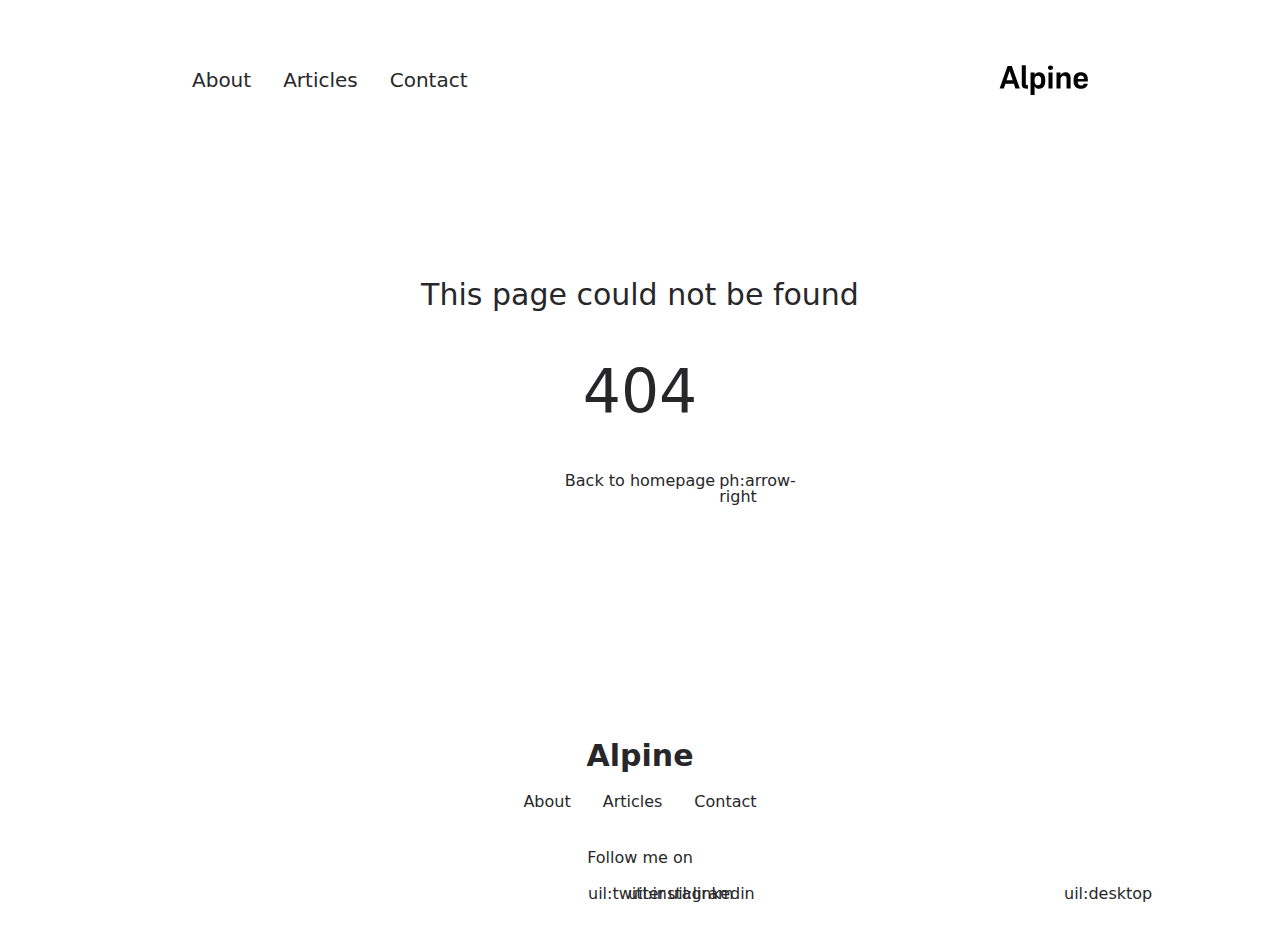
<file: 200.html>
<!DOCTYPE html><html lang="en"><head><meta charset="utf-8">
<meta name="viewport" content="width=device-width, initial-scale=1">
<link rel="stylesheet" href="/_nuxt/entry.CS1F4RMm.css">
<link rel="modulepreload" as="script" crossorigin href="/_nuxt/entry.CiAD4lAe.js">
<link rel="prefetch" as="style" href="/_nuxt/article.BHCg1ZF1.css">
<link rel="prefetch" as="style" href="/_nuxt/ProseA.B6arPuVU.css">
<link rel="prefetch" as="script" crossorigin href="/_nuxt/article.CNIYFkdJ.js">
<link rel="prefetch" as="script" crossorigin href="/_nuxt/ProseA.CTi9UepX.js">
<link rel="prefetch" as="script" crossorigin href="/_nuxt/date.BcWussCh.js">
<link rel="prefetch" as="script" crossorigin href="/_nuxt/default.CHIh2tdR.js">
<link rel="prefetch" as="script" crossorigin href="/_nuxt/page.CFY8QNuB.js">
<link rel="prefetch" as="script" crossorigin href="/_nuxt/client-db.BNfPgvZ2.js">
<link rel="prefetch" as="style" href="/_nuxt/useStudio.Dqk92KBR.css">
<link rel="prefetch" as="script" crossorigin href="/_nuxt/useStudio.Ci2TmW4a.js">
<link rel="prefetch" as="style" href="/_nuxt/error-404.D8uONj7L.css">
<link rel="prefetch" as="script" crossorigin href="/_nuxt/error-404.CasPtzf5.js">
<link rel="prefetch" as="style" href="/_nuxt/error-500.p7T9h8Pv.css">
<link rel="prefetch" as="script" crossorigin href="/_nuxt/error-500.oJqhL1HH.js">
<script type="module" src="/_nuxt/entry.CiAD4lAe.js" crossorigin></script><style id="pinceau-runtime-hydratable">undefined</style><style id="pinceau-theme">@media { :root {--pinceau-mq: initial; --alpine-readableLine: 68ch;--alpine-backdrop-backgroundColor: #f4f4f5b3;--prose-code-inline-padding: 0.2rem 0.375rem 0.2rem 0.375rem;--prose-code-block-backdropFilter: contrast(1);--prose-code-block-border-style: solid;--prose-code-block-border-width: 1px;--prose-tbody-tr-borderBottom-style: dashed;--prose-tbody-tr-borderBottom-width: 1px;--prose-th-textAlign: inherit;--prose-thead-borderBottom-style: solid;--prose-thead-borderBottom-width: 1px;--prose-thead-border-style: solid;--prose-thead-border-width: 0px;--prose-table-textAlign: start;--prose-hr-width: 1px;--prose-hr-style: solid;--prose-li-listStylePosition: outside;--prose-ol-li-markerColor: currentColor;--prose-ol-paddingInlineStart: 21px;--prose-ol-listStyleType: decimal;--prose-ul-li-markerColor: currentColor;--prose-ul-paddingInlineStart: 21px;--prose-ul-listStyleType: disc;--prose-blockquote-border-style: solid;--prose-blockquote-border-width: 4px;--prose-blockquote-quotes: '201C' '201D' '2018' '2019';--prose-blockquote-paddingInlineStart: 24px;--prose-a-code-color-hover: currentColor;--prose-a-code-color-static: currentColor;--prose-a-hasCode-borderBottom: none;--prose-a-border-distance: 2px;--prose-a-border-color-hover: currentColor;--prose-a-border-color-static: currentColor;--prose-a-border-style-hover: solid;--prose-a-border-style-static: dashed;--prose-a-border-width: 1px;--prose-a-color-static: inherit;--prose-a-textDecoration: none;--prose-h6-margin: 3rem 0 2rem;--prose-h5-margin: 3rem 0 2rem;--prose-h4-margin: 3rem 0 2rem;--prose-h3-margin: 3rem 0 2rem;--prose-h2-margin: 3rem 0 2rem;--prose-h1-margin: 0 0 2rem;--prose-p-fontSize: 18px;--typography-lead-loose: 2;--typography-lead-relaxed: 1.625;--typography-lead-normal: 1.5;--typography-lead-snug: 1.375;--typography-lead-tight: 1.25;--typography-lead-none: 1;--typography-lead-10: 2.5rem;--typography-lead-9: 2.25rem;--typography-lead-8: 2rem;--typography-lead-7: 1.75rem;--typography-lead-6: 1.5rem;--typography-lead-5: 1.25rem;--typography-lead-4: 1rem;--typography-lead-3: .75rem;--typography-lead-2: .5rem;--typography-lead-1: .025rem;--typography-fontWeight-black: 900;--typography-fontWeight-extrabold: 800;--typography-fontWeight-bold: 700;--typography-fontWeight-semibold: 600;--typography-fontWeight-medium: 500;--typography-fontWeight-normal: 400;--typography-fontWeight-light: 300;--typography-fontWeight-extralight: 200;--typography-fontWeight-thin: 100;--typography-fontSize-9xl: 128px;--typography-fontSize-8xl: 96px;--typography-fontSize-7xl: 72px;--typography-fontSize-6xl: 60px;--typography-fontSize-5xl: 48px;--typography-fontSize-4xl: 36px;--typography-fontSize-3xl: 30px;--typography-fontSize-2xl: 24px;--typography-fontSize-xl: 20px;--typography-fontSize-lg: 18px;--typography-fontSize-base: 16px;--typography-fontSize-sm: 14px;--typography-fontSize-xs: 12px;--typography-letterSpacing-wide: 0.025em;--typography-letterSpacing-tight: -0.025em;--typography-verticalMargin-base: 24px;--typography-verticalMargin-sm: 16px;--elements-border-secondary-hover: [object Object];--elements-backdrop-background: #fffc;--elements-backdrop-filter: saturate(200%) blur(20px);--elements-container-maxWidth: 64rem;--lead-loose: 2;--lead-relaxed: 1.625;--lead-normal: 1.5;--lead-snug: 1.375;--lead-tight: 1.25;--lead-none: 1;--lead-10: 2.5rem;--lead-9: 2.25rem;--lead-8: 2rem;--lead-7: 1.75rem;--lead-6: 1.5rem;--lead-5: 1.25rem;--lead-4: 1rem;--lead-3: .75rem;--lead-2: .5rem;--lead-1: .025rem;--letterSpacing-widest: 0.1em;--letterSpacing-wider: 0.05em;--letterSpacing-wide: 0.025em;--letterSpacing-normal: 0em;--letterSpacing-tight: -0.025em;--letterSpacing-tighter: -0.05em;--fontSize-9xl: 8rem;--fontSize-8xl: 6rem;--fontSize-7xl: 4.5rem;--fontSize-6xl: 3.75rem;--fontSize-5xl: 3rem;--fontSize-4xl: 2.25rem;--fontSize-3xl: 1.875rem;--fontSize-2xl: 1.5rem;--fontSize-xl: 1.25rem;--fontSize-lg: 1.125rem;--fontSize-base: 1rem;--fontSize-sm: 0.875rem;--fontSize-xs: 0.75rem;--fontWeight-black: 900;--fontWeight-extrabold: 800;--fontWeight-bold: 700;--fontWeight-semibold: 600;--fontWeight-medium: 500;--fontWeight-normal: 400;--fontWeight-light: 300;--fontWeight-extralight: 200;--fontWeight-thin: 100;--font-mono: ui-monospace, SFMono-Regular, Menlo, Monaco, Consolas, Liberation Mono, Courier New, monospace;--font-serif: ui-serif, Georgia, Cambria, Times New Roman, Times, serif;--font-sans: ui-sans-serif, system-ui, -apple-system, BlinkMacSystemFont, Segoe UI, Roboto, Helvetica Neue, Arial, Noto Sans, sans-serif, Apple Color Emoji, Segoe UI Emoji, Segoe UI Symbol, Noto Color Emoji;--opacity-total: 1;--opacity-high: 0.8;--opacity-medium: 0.5;--opacity-soft: 0.3;--opacity-light: 0.15;--opacity-bright: 0.1;--opacity-noOpacity: 0;--borderWidth-lg: 3px;--borderWidth-md: 2px;--borderWidth-sm: 1px;--borderWidth-noBorder: 0;--space-rem-875: 0.875rem;--space-rem-625: 0.625rem;--space-rem-375: 0.375rem;--space-rem-125: 0.125rem;--space-px: 1px;--space-128: 32rem;--space-96: 24rem;--space-80: 20rem;--space-72: 18rem;--space-64: 16rem;--space-60: 15rem;--space-56: 14rem;--space-52: 13rem;--space-48: 12rem;--space-44: 11rem;--space-40: 10rem;--space-36: 9rem;--space-32: 8rem;--space-28: 7rem;--space-24: 6rem;--space-20: 5rem;--space-16: 4rem;--space-14: 3.5rem;--space-12: 3rem;--space-11: 2.75rem;--space-10: 2.5rem;--space-9: 2.25rem;--space-8: 2rem;--space-7: 1.75rem;--space-6: 1.5rem;--space-5: 1.25rem;--space-4: 1rem;--space-3: 0.75rem;--space-2: 0.5rem;--space-1: 0.25rem;--space-0: 0px;--size-full: 100%;--size-7xl: 80rem;--size-6xl: 72rem;--size-5xl: 64rem;--size-4xl: 56rem;--size-3xl: 48rem;--size-2xl: 42rem;--size-xl: 36rem;--size-lg: 32rem;--size-md: 28rem;--size-sm: 24rem;--size-xs: 20rem;--size-200: 200px;--size-104: 104px;--size-80: 80px;--size-64: 64px;--size-56: 56px;--size-48: 48px;--size-40: 40px;--size-32: 32px;--size-24: 24px;--size-20: 20px;--size-16: 16px;--size-12: 12px;--size-8: 8px;--size-6: 6px;--size-4: 4px;--size-2: 2px;--size-0: 0px;--radii-full: 9999px;--radii-3xl: 1.75rem;--radii-2xl: 1.5rem;--radii-xl: 1rem;--radii-lg: 0.75rem;--radii-md: 0.5rem;--radii-sm: 0.375rem;--radii-xs: 0.25rem;--radii-2xs: 0.125rem;--radii-none: 0px;--shadow-none: 0px 0px 0px 0px transparent;--shadow-lg: 0px 10px 15px -3px #000000, 0px 4px 6px -4px #000000;--shadow-md: 0px 4px 6px -1px #000000, 0px 2px 4px -2px #000000;--shadow-sm: 0px 1px 3px 0px #000000, 0px 1px 2px -1px #000000;--shadow-xs: 0px 1px 2px 0px #000000;--height-screen: 100vh;--width-screen: 100vw;--color-primary-900: #002e38;--color-primary-800: #005c70;--color-primary-700: #008aa9;--color-primary-600: #00b9e1;--color-primary-500: #1ad6ff;--color-primary-400: #40ddff;--color-primary-300: #66e4ff;--color-primary-200: #8deaff;--color-primary-100: #b3f1ff;--color-primary-50: #d9f8ff;--color-ruby-900: #380011;--color-ruby-800: #700021;--color-ruby-700: #a90032;--color-ruby-600: #e10043;--color-ruby-500: #ff1a5e;--color-ruby-400: #ff4079;--color-ruby-300: #ff6694;--color-ruby-200: #ff8dae;--color-ruby-100: #ffb3c9;--color-ruby-50: #ffd9e4;--color-pink-900: #380025;--color-pink-800: #70004b;--color-pink-700: #a90070;--color-pink-600: #e10095;--color-pink-500: #ff1ab2;--color-pink-400: #ff40bf;--color-pink-300: #ff66cc;--color-pink-200: #ff8dd8;--color-pink-100: #ffb3e5;--color-pink-50: #ffd9f2;--color-purple-900: #190038;--color-purple-800: #330070;--color-purple-700: #4c00a9;--color-purple-600: #6500e1;--color-purple-500: #811aff;--color-purple-400: #9640ff;--color-purple-300: #ab66ff;--color-purple-200: #c08dff;--color-purple-100: #d5b3ff;--color-purple-50: #ead9ff;--color-royalblue-900: #0b0531;--color-royalblue-800: #160a62;--color-royalblue-700: #211093;--color-royalblue-600: #2c15c4;--color-royalblue-500: #4127e8;--color-royalblue-400: #614bec;--color-royalblue-300: #806ff0;--color-royalblue-200: #a093f3;--color-royalblue-100: #c0b7f7;--color-royalblue-50: #dfdbfb;--color-indigoblue-900: #001238;--color-indigoblue-800: #002370;--color-indigoblue-700: #0035a9;--color-indigoblue-600: #0047e1;--color-indigoblue-500: #1a62ff;--color-indigoblue-400: #407cff;--color-indigoblue-300: #6696ff;--color-indigoblue-200: #8db0ff;--color-indigoblue-100: #b3cbff;--color-indigoblue-50: #d9e5ff;--color-blue-900: #002438;--color-blue-800: #004870;--color-blue-700: #006ca9;--color-blue-600: #0090e1;--color-blue-500: #1aadff;--color-blue-400: #40bbff;--color-blue-300: #66c8ff;--color-blue-200: #8dd6ff;--color-blue-100: #b3e4ff;--color-blue-50: #d9f1ff;--color-lightblue-900: #002e38;--color-lightblue-800: #005c70;--color-lightblue-700: #008aa9;--color-lightblue-600: #00b9e1;--color-lightblue-500: #1ad6ff;--color-lightblue-400: #40ddff;--color-lightblue-300: #66e4ff;--color-lightblue-200: #8deaff;--color-lightblue-100: #b3f1ff;--color-lightblue-50: #d9f8ff;--color-teal-900: #062a28;--color-teal-800: #0b544f;--color-teal-700: #117d77;--color-teal-600: #16a79e;--color-teal-500: #1cd1c6;--color-teal-400: #36e4da;--color-teal-300: #5fe9e1;--color-teal-200: #87efe9;--color-teal-100: #aff4f0;--color-teal-50: #d7faf8;--color-pear-900: #2a2b09;--color-pear-800: #545512;--color-pear-700: #7e801b;--color-pear-600: #a8aa24;--color-pear-500: #d0d32f;--color-pear-400: #d8da52;--color-pear-300: #e0e274;--color-pear-200: #e8e997;--color-pear-100: #eff0ba;--color-pear-50: #f7f8dc;--color-red-900: #380300;--color-red-800: #700700;--color-red-700: #a90a00;--color-red-600: #e10e00;--color-red-500: #ff281a;--color-red-400: #ff4c40;--color-red-300: #ff7066;--color-red-200: #ff948d;--color-red-100: #ffb7b3;--color-red-50: #ffdbd9;--color-orange-900: #381800;--color-orange-800: #702f00;--color-orange-700: #a94700;--color-orange-600: #e15e00;--color-orange-500: #ff7a1a;--color-orange-400: #ff9040;--color-orange-300: #ffa666;--color-orange-200: #ffbd8d;--color-orange-100: #ffd3b3;--color-orange-50: #ffe9d9;--color-yellow-900: #362b03;--color-yellow-800: #6d5605;--color-yellow-700: #a38108;--color-yellow-600: #daac0a;--color-yellow-500: #f5c828;--color-yellow-400: #f7d14c;--color-yellow-300: #f8da70;--color-yellow-200: #fae393;--color-yellow-100: #fcedb7;--color-yellow-50: #fdf6db;--color-green-900: #003f25;--color-green-800: #005e38;--color-green-700: #007e4a;--color-green-600: #009d5d;--color-green-500: #00bd6f;--color-green-400: #00dc82;--color-green-300: #30ffaa;--color-green-200: #83ffcc;--color-green-100: #acffdd;--color-green-50: #d6ffee;--color-gray-900: #18181B;--color-gray-800: #27272A;--color-gray-700: #3f3f46;--color-gray-600: #52525B;--color-gray-500: #71717A;--color-gray-400: #a1a1aa;--color-gray-300: #D4d4d8;--color-gray-200: #e4e4e7;--color-gray-100: #f4f4f5;--color-gray-50: #fafafa;--color-black: #0c0c0d;--color-white: #FFFFFF;--media-portrait: only screen and (orientation: portrait);--media-landscape: only screen and (orientation: landscape);--media-rm: (prefers-reduced-motion: reduce);--media-2xl: (min-width: 1536px);--media-xl: (min-width: 1280px);--media-lg: (min-width: 1024px);--media-md: (min-width: 768px);--media-sm: (min-width: 640px);--media-xs: (min-width: 475px);--alpine-body-color: var(--color-gray-800);--alpine-body-backgroundColor: var(--color-white);--prose-code-inline-fontWeight: var(--typography-fontWeight-normal);--prose-code-inline-fontSize: var(--typography-fontSize-sm);--prose-code-inline-borderRadius: var(--radii-xs);--prose-code-block-pre-padding: var(--typography-verticalMargin-sm);--prose-code-block-margin: var(--typography-verticalMargin-base) 0;--prose-code-block-fontSize: var(--typography-fontSize-sm);--prose-tbody-code-inline-fontSize: var(--typography-fontSize-sm);--prose-tbody-td-padding: var(--typography-verticalMargin-sm);--prose-th-fontWeight: var(--typography-fontWeight-semibold);--prose-th-padding: 0 var(--typography-verticalMargin-sm) var(--typography-verticalMargin-sm) var(--typography-verticalMargin-sm);--prose-table-lineHeight: var(--typography-lead-6);--prose-table-fontSize: var(--typography-fontSize-sm);--prose-table-margin: var(--typography-verticalMargin-base) 0;--prose-hr-margin: var(--typography-verticalMargin-base) 0;--prose-li-margin: var(--typography-verticalMargin-sm) 0;--prose-ol-margin: var(--typography-verticalMargin-base) 0;--prose-ul-margin: var(--typography-verticalMargin-base) 0;--prose-blockquote-margin: var(--typography-verticalMargin-base) 0;--prose-a-code-border-style: var(--prose-a-border-style-static);--prose-a-code-border-width: var(--prose-a-border-width);--prose-a-fontWeight: var(--typography-fontWeight-medium);--prose-img-margin: var(--typography-verticalMargin-base) 0;--prose-strong-fontWeight: var(--typography-fontWeight-semibold);--prose-h6-iconSize: var(--typography-fontSize-base);--prose-h6-fontWeight: var(--typography-fontWeight-semibold);--prose-h6-lineHeight: var(--typography-lead-normal);--prose-h6-fontSize: var(--typography-fontSize-lg);--prose-h5-iconSize: var(--typography-fontSize-lg);--prose-h5-fontWeight: var(--typography-fontWeight-semibold);--prose-h5-lineHeight: var(--typography-lead-snug);--prose-h5-fontSize: var(--typography-fontSize-xl);--prose-h4-iconSize: var(--typography-fontSize-lg);--prose-h4-letterSpacing: var(--typography-letterSpacing-tight);--prose-h4-fontWeight: var(--typography-fontWeight-semibold);--prose-h4-lineHeight: var(--typography-lead-snug);--prose-h4-fontSize: var(--typography-fontSize-2xl);--prose-h3-iconSize: var(--typography-fontSize-xl);--prose-h3-letterSpacing: var(--typography-letterSpacing-tight);--prose-h3-fontWeight: var(--typography-fontWeight-semibold);--prose-h3-lineHeight: var(--typography-lead-snug);--prose-h3-fontSize: var(--typography-fontSize-3xl);--prose-h2-iconSize: var(--typography-fontSize-2xl);--prose-h2-letterSpacing: var(--typography-letterSpacing-tight);--prose-h2-fontWeight: var(--typography-fontWeight-semibold);--prose-h2-lineHeight: var(--typography-lead-tight);--prose-h2-fontSize: var(--typography-fontSize-4xl);--prose-h1-iconSize: var(--typography-fontSize-3xl);--prose-h1-letterSpacing: var(--typography-letterSpacing-tight);--prose-h1-fontWeight: var(--typography-fontWeight-bold);--prose-h1-lineHeight: var(--typography-lead-tight);--prose-h1-fontSize: var(--typography-fontSize-5xl);--prose-p-br-margin: var(--typography-verticalMargin-base) 0 0 0;--prose-p-margin: var(--typography-verticalMargin-base) 0;--prose-p-lineHeight: var(--typography-lead-normal);--typography-color-primary-900: var(--color-primary-900);--typography-color-primary-800: var(--color-primary-800);--typography-color-primary-700: var(--color-primary-700);--typography-color-primary-600: var(--color-primary-600);--typography-color-primary-500: var(--color-primary-500);--typography-color-primary-400: var(--color-primary-400);--typography-color-primary-300: var(--color-primary-300);--typography-color-primary-200: var(--color-primary-200);--typography-color-primary-100: var(--color-primary-100);--typography-color-primary-50: var(--color-primary-50);--typography-font-code: var(--font-mono);--typography-font-body: var(--font-sans);--typography-font-display: var(--font-sans);--typography-body-backgroundColor: var(--color-white);--typography-body-color: var(--color-black);--elements-state-danger-borderColor-secondary: var(--color-red-200);--elements-state-danger-borderColor-primary: var(--color-red-100);--elements-state-danger-backgroundColor-secondary: var(--color-red-100);--elements-state-danger-backgroundColor-primary: var(--color-red-50);--elements-state-danger-color-secondary: var(--color-red-600);--elements-state-danger-color-primary: var(--color-red-500);--elements-state-warning-borderColor-secondary: var(--color-yellow-200);--elements-state-warning-borderColor-primary: var(--color-yellow-100);--elements-state-warning-backgroundColor-secondary: var(--color-yellow-100);--elements-state-warning-backgroundColor-primary: var(--color-yellow-50);--elements-state-warning-color-secondary: var(--color-yellow-700);--elements-state-warning-color-primary: var(--color-yellow-600);--elements-state-success-borderColor-secondary: var(--color-green-200);--elements-state-success-borderColor-primary: var(--color-green-100);--elements-state-success-backgroundColor-secondary: var(--color-green-100);--elements-state-success-backgroundColor-primary: var(--color-green-50);--elements-state-success-color-secondary: var(--color-green-600);--elements-state-success-color-primary: var(--color-green-500);--elements-state-info-borderColor-secondary: var(--color-blue-200);--elements-state-info-borderColor-primary: var(--color-blue-100);--elements-state-info-backgroundColor-secondary: var(--color-blue-100);--elements-state-info-backgroundColor-primary: var(--color-blue-50);--elements-state-info-color-secondary: var(--color-blue-600);--elements-state-info-color-primary: var(--color-blue-500);--elements-state-primary-borderColor-secondary: var(--color-primary-200);--elements-state-primary-borderColor-primary: var(--color-primary-100);--elements-state-primary-backgroundColor-secondary: var(--color-primary-100);--elements-state-primary-backgroundColor-primary: var(--color-primary-50);--elements-state-primary-color-secondary: var(--color-primary-700);--elements-state-primary-color-primary: var(--color-primary-600);--elements-surface-secondary-backgroundColor: var(--color-gray-200);--elements-surface-primary-backgroundColor: var(--color-gray-100);--elements-surface-background-base: var(--color-gray-100);--elements-border-secondary-static: var(--color-gray-200);--elements-border-primary-hover: var(--color-gray-200);--elements-border-primary-static: var(--color-gray-100);--elements-container-padding-md: var(--space-16);--elements-container-padding-sm: var(--space-12);--elements-container-padding-xs: var(--space-8);--elements-container-padding-mobile: var(--space-6);--elements-text-secondary-color-hover: var(--color-gray-700);--elements-text-secondary-color-static: var(--color-gray-500);--elements-text-primary-color-static: var(--color-gray-900);--text-6xl-lineHeight: var(--lead-none);--text-6xl-fontSize: var(--fontSize-6xl);--text-5xl-lineHeight: var(--lead-none);--text-5xl-fontSize: var(--fontSize-5xl);--text-4xl-lineHeight: var(--lead-10);--text-4xl-fontSize: var(--fontSize-4xl);--text-3xl-lineHeight: var(--lead-9);--text-3xl-fontSize: var(--fontSize-3xl);--text-2xl-lineHeight: var(--lead-8);--text-2xl-fontSize: var(--fontSize-2xl);--text-xl-lineHeight: var(--lead-7);--text-xl-fontSize: var(--fontSize-xl);--text-lg-lineHeight: var(--lead-7);--text-lg-fontSize: var(--fontSize-lg);--text-base-lineHeight: var(--lead-6);--text-base-fontSize: var(--fontSize-base);--text-sm-lineHeight: var(--lead-5);--text-sm-fontSize: var(--fontSize-sm);--text-xs-lineHeight: var(--lead-4);--text-xs-fontSize: var(--fontSize-xs);--shadow-2xl: 0px 25px 50px -12px var(--color-gray-900);--shadow-xl: 0px 20px 25px -5px var(--color-gray-400), 0px 8px 10px -6px #000000;--color-secondary-900: var(--color-gray-900);--color-secondary-800: var(--color-gray-800);--color-secondary-700: var(--color-gray-700);--color-secondary-600: var(--color-gray-600);--color-secondary-500: var(--color-gray-500);--color-secondary-400: var(--color-gray-400);--color-secondary-300: var(--color-gray-300);--color-secondary-200: var(--color-gray-200);--color-secondary-100: var(--color-gray-100);--color-secondary-50: var(--color-gray-50);--prose-a-code-background-hover: var(--typography-color-primary-50);--prose-a-code-border-color-hover: var(--typography-color-primary-500);--prose-a-color-hover: var(--typography-color-primary-500);--typography-color-secondary-900: var(--color-secondary-900);--typography-color-secondary-800: var(--color-secondary-800);--typography-color-secondary-700: var(--color-secondary-700);--typography-color-secondary-600: var(--color-secondary-600);--typography-color-secondary-500: var(--color-secondary-500);--typography-color-secondary-400: var(--color-secondary-400);--typography-color-secondary-300: var(--color-secondary-300);--typography-color-secondary-200: var(--color-secondary-200);--typography-color-secondary-100: var(--color-secondary-100);--typography-color-secondary-50: var(--color-secondary-50);--prose-code-inline-backgroundColor: var(--typography-color-secondary-100);--prose-code-inline-color: var(--typography-color-secondary-700);--prose-code-block-backgroundColor: var(--typography-color-secondary-100);--prose-code-block-color: var(--typography-color-secondary-700);--prose-code-block-border-color: var(--typography-color-secondary-200);--prose-tbody-tr-borderBottom-color: var(--typography-color-secondary-200);--prose-th-color: var(--typography-color-secondary-600);--prose-thead-borderBottom-color: var(--typography-color-secondary-200);--prose-thead-border-color: var(--typography-color-secondary-300);--prose-hr-color: var(--typography-color-secondary-200);--prose-blockquote-border-color: var(--typography-color-secondary-200);--prose-blockquote-color: var(--typography-color-secondary-500);--prose-a-code-border-color-static: var(--typography-color-secondary-400); } }@media { :root.dark {--pinceau-mq: dark; --alpine-backdrop-backgroundColor: #18181bb3;--prose-code-block-backdropFilter: contrast(1);--prose-ol-li-markerColor: currentColor;--prose-ul-li-markerColor: currentColor;--prose-a-code-color-hover: currentColor;--prose-a-code-color-static: currentColor;--prose-a-border-color-hover: currentColor;--prose-a-border-color-static: currentColor;--prose-a-color-static: inherit;--elements-backdrop-background: #0c0d0ccc;--alpine-body-color: var(--color-gray-200);--alpine-body-backgroundColor: var(--color-black);--typography-body-backgroundColor: var(--color-black);--typography-body-color: var(--color-white);--elements-state-danger-borderColor-secondary: var(--color-red-700);--elements-state-danger-borderColor-primary: var(--color-red-800);--elements-state-danger-backgroundColor-secondary: var(--color-red-800);--elements-state-danger-backgroundColor-primary: var(--color-red-900);--elements-state-danger-color-secondary: var(--color-red-200);--elements-state-danger-color-primary: var(--color-red-300);--elements-state-warning-borderColor-secondary: var(--color-yellow-700);--elements-state-warning-borderColor-primary: var(--color-yellow-800);--elements-state-warning-backgroundColor-secondary: var(--color-yellow-800);--elements-state-warning-backgroundColor-primary: var(--color-yellow-900);--elements-state-warning-color-secondary: var(--color-yellow-200);--elements-state-warning-color-primary: var(--color-yellow-400);--elements-state-success-borderColor-secondary: var(--color-green-700);--elements-state-success-borderColor-primary: var(--color-green-800);--elements-state-success-backgroundColor-secondary: var(--color-green-800);--elements-state-success-backgroundColor-primary: var(--color-green-900);--elements-state-success-color-secondary: var(--color-green-200);--elements-state-success-color-primary: var(--color-green-400);--elements-state-info-borderColor-secondary: var(--color-blue-700);--elements-state-info-borderColor-primary: var(--color-blue-800);--elements-state-info-backgroundColor-secondary: var(--color-blue-800);--elements-state-info-backgroundColor-primary: var(--color-blue-900);--elements-state-info-color-secondary: var(--color-blue-200);--elements-state-info-color-primary: var(--color-blue-400);--elements-state-primary-borderColor-secondary: var(--color-primary-700);--elements-state-primary-borderColor-primary: var(--color-primary-800);--elements-state-primary-backgroundColor-secondary: var(--color-primary-800);--elements-state-primary-backgroundColor-primary: var(--color-primary-900);--elements-state-primary-color-secondary: var(--color-primary-200);--elements-state-primary-color-primary: var(--color-primary-400);--elements-surface-secondary-backgroundColor: var(--color-gray-800);--elements-surface-primary-backgroundColor: var(--color-gray-900);--elements-surface-background-base: var(--color-gray-900);--elements-border-secondary-static: var(--color-gray-800);--elements-border-primary-hover: var(--color-gray-800);--elements-border-primary-static: var(--color-gray-900);--elements-text-secondary-color-hover: var(--color-gray-200);--elements-text-secondary-color-static: var(--color-gray-400);--elements-text-primary-color-static: var(--color-gray-50);--prose-a-code-background-hover: var(--typography-color-primary-900);--prose-a-code-border-color-hover: var(--typography-color-primary-600);--prose-a-color-hover: var(--typography-color-primary-400);--prose-code-inline-backgroundColor: var(--typography-color-secondary-800);--prose-code-inline-color: var(--typography-color-secondary-200);--prose-code-block-backgroundColor: var(--typography-color-secondary-900);--prose-code-block-color: var(--typography-color-secondary-200);--prose-code-block-border-color: var(--typography-color-secondary-800);--prose-tbody-tr-borderBottom-color: var(--typography-color-secondary-800);--prose-th-color: var(--typography-color-secondary-400);--prose-thead-borderBottom-color: var(--typography-color-secondary-800);--prose-thead-border-color: var(--typography-color-secondary-600);--prose-hr-color: var(--typography-color-secondary-800);--prose-blockquote-border-color: var(--typography-color-secondary-700);--prose-blockquote-color: var(--typography-color-secondary-400);--prose-a-code-border-color-static: var(--typography-color-secondary-600); } }</style><script>"use strict";(()=>{const a=window,e=document.documentElement,m=["dark","light"],c=window&&window.localStorage&&window.localStorage.getItem&&window.localStorage.getItem("nuxt-color-mode")||"system";let n=c==="system"?d():c;const l=e.getAttribute("data-color-mode-forced");l&&(n=l),i(n),a["__NUXT_COLOR_MODE__"]={preference:c,value:n,getColorScheme:d,addColorScheme:i,removeColorScheme:f};function i(o){const t=""+o+"",s="";e.classList?e.classList.add(t):e.className+=" "+t,s&&e.setAttribute("data-"+s,o)}function f(o){const t=""+o+"",s="";e.classList?e.classList.remove(t):e.className=e.className.replace(new RegExp(t,"g"),""),s&&e.removeAttribute("data-"+s)}function r(o){return a.matchMedia("(prefers-color-scheme"+o+")")}function d(){if(a.matchMedia&&r("").media!=="not all"){for(const o of m)if(r(":"+o).matches)return o}return"light"}})();
</script></head><body><div id="__nuxt"></div><script type="application/json" id="__NUXT_DATA__" data-ssr="false">[{"_errors":1,"serverRendered":2,"data":3,"state":4,"once":5},{},false,{},{},["Set"]]</script>
<script>window.__NUXT__={};window.__NUXT__.config={public:{FORMSPREE_URL:"",plausible:{hashMode:false,trackLocalhost:false,domain:"",apiHost:"https://plausible.io",autoPageviews:true,autoOutboundTracking:false},studio:{apiURL:"https://api.nuxt.studio",iframeMessagingAllowedOrigins:""},mdc:{components:{prose:true,map:{p:"prose-p",a:"prose-a",blockquote:"prose-blockquote","code-inline":"prose-code-inline",code:"ProseCodeInline",em:"prose-em",h1:"prose-h1",h2:"prose-h2",h3:"prose-h3",h4:"prose-h4",h5:"prose-h5",h6:"prose-h6",hr:"prose-hr",img:"prose-img",ul:"prose-ul",ol:"prose-ol",li:"prose-li",strong:"prose-strong",table:"prose-table",thead:"prose-thead",tbody:"prose-tbody",td:"prose-td",th:"prose-th",tr:"prose-tr"}},headings:{anchorLinks:{h1:false,h2:true,h3:true,h4:true,h5:false,h6:false}}},content:{locales:[],defaultLocale:"",integrity:1709003305862,experimental:{stripQueryParameters:false,advanceQuery:false,clientDB:false},respectPathCase:false,api:{baseURL:"/api/_content"},navigation:{fields:["navTitle","layout"]},tags:{p:"prose-p",a:"prose-a",blockquote:"prose-blockquote","code-inline":"prose-code-inline",code:"ProseCodeInline",em:"prose-em",h1:"prose-h1",h2:"prose-h2",h3:"prose-h3",h4:"prose-h4",h5:"prose-h5",h6:"prose-h6",hr:"prose-hr",img:"prose-img",ul:"prose-ul",ol:"prose-ol",li:"prose-li",strong:"prose-strong",table:"prose-table",thead:"prose-thead",tbody:"prose-tbody",td:"prose-td",th:"prose-th",tr:"prose-tr"},highlight:{theme:{default:"github-light",dark:"github-dark"},preload:["json","js","ts","html","css","vue","diff","shell","markdown","yaml","bash","ini","c","cpp"],highlighter:"shiki",langs:["js","jsx","json","ts","tsx","vue","css","html","vue","bash","md","mdc","yaml","json","js","ts","html","css","vue","diff","shell","markdown","yaml","bash","ini","c","cpp"]},wsUrl:"",documentDriven:{page:true,navigation:true,surround:true,globals:{},layoutFallbacks:["theme"],injectPage:true},host:"",trailingSlash:false,search:"",contentHead:true,anchorLinks:{depth:4,exclude:[1]}}},app:{baseURL:"/",buildAssetsDir:"/_nuxt/",cdnURL:""}}</script></body></html>
</file>
<file: _nuxt/entry.CS1F4RMm.css>
body{background-color:var(--alpine-body-backgroundColor);color:var(--alpine-body-color)}.light-img{display:block}.dark-img{display:none}@media (prefers-color-scheme:dark){html:not(.light) .dark-img{display:block}html:not(.light) .light-img{display:none}}html.dark .dark-img{display:block}html.dark .light-img{display:none}html{-webkit-font-smoothing:antialiased;-moz-osx-font-smoothing:grayscale}.sr-only{height:1px!important;margin:-1px!important;overflow:hidden!important;padding:0!important;position:absolute!important;width:1px!important;clip:rect(0,0,0,0)!important;border:0!important;white-space:nowrap!important}*,:after,:before{border:0 solid #e5e7eb;box-sizing:border-box}html{line-height:1.5;-webkit-text-size-adjust:100%;font-family:ui-sans-serif,system-ui,-apple-system,BlinkMacSystemFont,Segoe UI,Roboto,Helvetica Neue,Arial,Noto Sans,sans-serif,Apple Color Emoji,Segoe UI Emoji,Segoe UI Symbol,Noto Color Emoji;-moz-tab-size:4;-o-tab-size:4;tab-size:4}body{line-height:inherit;margin:0}hr{border-top-width:1px;color:inherit;height:0}abbr:where([title]){-webkit-text-decoration:underline dotted;text-decoration:underline dotted}h1,h2,h3,h4,h5,h6{font-size:inherit;font-weight:inherit}a{color:inherit;text-decoration:inherit}b,strong{font-weight:bolder}code,kbd,pre,samp{font-family:ui-monospace,SFMono-Regular,Menlo,Monaco,Consolas,Liberation Mono,Courier New,monospace;font-size:1em}small{font-size:80%}sub,sup{font-size:75%;line-height:0;position:relative;vertical-align:baseline}sub{bottom:-.25em}sup{top:-.5em}table{border-collapse:collapse;border-color:inherit;text-indent:0}button,input,optgroup,select,textarea{color:inherit;font-family:inherit;font-size:100%;font-weight:inherit;line-height:inherit;margin:0;padding:0}button,select{text-transform:none}[type=button],[type=reset],[type=submit],button{-webkit-appearance:button;background-color:transparent;background-image:none}:-moz-focusring{outline:auto}:-moz-ui-invalid{box-shadow:none}progress{vertical-align:baseline}::-webkit-inner-spin-button,::-webkit-outer-spin-button{height:auto}[type=search]{-webkit-appearance:textfield;outline-offset:-2px}::-webkit-search-decoration{-webkit-appearance:none}::-webkit-file-upload-button{-webkit-appearance:button;font:inherit}summary{display:list-item}blockquote,dd,dl,figure,h1,h2,h3,h4,h5,h6,hr,p,pre{margin:0}fieldset{margin:0}fieldset,legend{padding:0}menu,ol,ul{list-style:none;margin:0;padding:0}textarea{resize:vertical}input::-moz-placeholder,textarea::-moz-placeholder{color:#9ca3af;opacity:1}input::placeholder,textarea::placeholder{color:#9ca3af;opacity:1}[role=button],button{cursor:pointer}:disabled{cursor:default}audio,canvas,embed,iframe,img,object,svg,video{display:block;vertical-align:middle}img,video{height:auto;max-width:100%}[hidden]{display:none}.nuxt-progress{background:repeating-linear-gradient(90deg,#00dc82 0,#34cdfe 50%,#0047e1);left:0;opacity:1;position:fixed;right:0;top:0;transition:width .1s,height .4s,opacity .4s;width:0;z-index:999999}nav ul[data-v-79444231]{display:flex;flex-direction:column;gap:var(--space-4);justify-content:center;width:100%}@media (min-width:640px){nav ul[data-v-79444231]{flex-direction:row;gap:var(--space-8)}}nav ul a[data-v-79444231]{position:relative}nav ul a.router-link-active[data-v-79444231]{color:var(--color-primary-500)}nav ul a .underline-fx[data-v-79444231]{background-color:currentColor;bottom:-4px;height:1px;position:absolute;transition:width .2s ease-in-out;width:0}a:hover :is(nav ul a .underline-fx):is(nav ul a .underline-fx[data-v-79444231]){width:100%}header[data-v-81de7f07]{--header-padding:var(--space-16);--logo-height:var(--space-8);align-items:center;display:grid;gap:var(--space-4);grid-template-columns:repeat(12,minmax(0,1fr));padding-bottom:var(--header-padding);padding-top:var(--header-padding);position:relative}header .menu[data-v-81de7f07]{display:flex;position:absolute}header .menu[data-v-81de7f07] :hover{color:var(--color-primary-500)}.left :is(header .menu):is(header .menu[data-v-81de7f07]){right:0}@media (min-width:640px){header .menu[data-v-81de7f07]{display:none}}header .overlay[data-v-81de7f07]{-webkit-backdrop-filter:blur(20px);backdrop-filter:blur(20px);background-color:var(--alpine-backdrop-backgroundColor);border:1px solid var(--color-gray-200);border-radius:var(--radii-md);font-size:var(--text-lg-fontSize);font-weight:var(--fontWeight-medium);line-height:var(--text-lg-lineHeight);padding:var(--space-6);padding-right:var(--space-24);perspective:2000px;position:absolute;top:calc(var(--header-padding) + var(--logo-height) + var(--space-2));transform-origin:top;transition:all .25s;will-change:opacity,transform}header .overlay[data-v-81de7f07]:not(.show){opacity:0;transform:translateY(-10px) rotateY(-8deg) rotateX(-20deg)}.left :is(header .overlay:not(.show)):is(header .overlay[data-v-81de7f07]:not(.show)){transform:translateY(-10px) rotateY(8deg) rotateX(-20deg)}header .overlay[data-v-81de7f07]:not(.show){pointer-events:none}.left :is(header .overlay):is(header .overlay[data-v-81de7f07]){padding:var(--space-6);padding-left:var(--space-16);right:0;text-align:right}@media (min-width:640px){header .overlay[data-v-81de7f07]{display:none}}:root.dark header .overlay[data-v-81de7f07]{border-color:var(--color-gray-800)}header .logo[data-v-81de7f07]{display:flex;grid-column:span 12/span 12;height:var(--logo-height)}header .logo a[data-v-81de7f07]{display:flex}.center :is(header .logo):is(header .logo[data-v-81de7f07]){grid-column:span 12/span 12;justify-content:center}.right :is(header .logo):is(header .logo[data-v-81de7f07]){justify-content:flex-end}@media (min-width:640px){header .logo[data-v-81de7f07]{grid-column:span 4/span 4;grid-column-start:auto}.right :is(header .logo):is(header .logo[data-v-81de7f07]){order:2}}header .logo .fallback[data-v-81de7f07]{font-size:var(--text-2xl-fontSize);font-weight:var(--fontWeight-semibold);line-height:var(--text-2xl-lineHeight)}header .main-nav[data-v-81de7f07]{display:none}@media (min-width:640px){header .main-nav[data-v-81de7f07]{display:flex;font-size:var(--text-xl-fontSize);font-weight:var(--fontWeight-medium);grid-column:span 8/span 8;line-height:var(--text-xl-lineHeight)}.center :is(header .main-nav):is(header .main-nav[data-v-81de7f07]){grid-column:span 12/span 12;justify-content:center}.right :is(header .main-nav):is(header .main-nav[data-v-81de7f07]){justify-content:flex-start}.left :is(header .main-nav):is(header .main-nav[data-v-81de7f07]){justify-content:flex-end}}.icon[data-v-900ba019]{display:inline-block;vertical-align:middle}a[data-v-48ea35e8]{--social-icon-size:24px;display:flex;height:24px;height:var(--social-icon-size);width:24px;width:var(--social-icon-size)}a[data-v-48ea35e8] :hover{color:var(--color-primary-500)}a svg[data-v-48ea35e8]{height:100%;width:100%}button[data-v-79ec4964]{display:flex;--color-mode-switcher-size:24px;height:24px;height:var(--color-mode-switcher-size);width:24px;width:var(--color-mode-switcher-size)}button[data-v-79ec4964] :hover{color:var(--color-primary-500)}button svg[data-v-79ec4964]{height:100%;width:100%}footer[data-v-003a36fc]{align-items:center;display:flex;flex-direction:column;margin-top:var(--space-24);padding-bottom:var(--space-8);padding-top:var(--space-8)}footer.left[data-v-003a36fc]{align-items:flex-start}footer.right[data-v-003a36fc]{align-items:flex-end}@media (min-width:768px){footer[data-v-003a36fc]{min-height:var(--space-36)}}footer .credits[data-v-003a36fc]{font-size:var(--text-3xl-fontSize);font-weight:var(--fontWeight-bold);line-height:var(--text-3xl-lineHeight);margin-bottom:var(--space-4)}footer .navigation[data-v-003a36fc]{display:none}@media (min-width:640px){footer .navigation[data-v-003a36fc]{display:flex;font-size:var(--text-base-fontSize);font-weight:var(--fontWeight-medium);line-height:var(--text-base-lineHeight);margin-bottom:var(--space-8)}}footer .message[data-v-003a36fc]{margin-bottom:var(--space-4);text-align:center}footer .icons[data-v-003a36fc]{display:grid;gap:var(--space-4);grid-template-columns:repeat(12,minmax(0,1fr));width:100%}.left :is(footer .icons):is(footer .icons[data-v-003a36fc]){align-items:center;display:flex;justify-content:space-between}.right :is(footer .icons):is(footer .icons[data-v-003a36fc]){align-items:center;display:flex;flex-direction:row-reverse;justify-content:space-between}footer .icons .social[data-v-003a36fc]{display:flex;gap:var(--space-4);grid-column:span 12/span 12;justify-content:center}@media (min-width:475px){footer .icons .social[data-v-003a36fc]{grid-column:span 4/span 4;grid-column-start:5}}footer .icons .color-mode-switch[data-v-003a36fc]{display:flex;grid-column:span 12/span 12;justify-content:center}@media (min-width:475px){footer .icons .color-mode-switch[data-v-003a36fc]{grid-column:span 2/span 2;grid-column-start:11;justify-content:flex-end}}.container[data-v-d801e751]{margin-inline-end:auto;margin-inline-start:auto;width:100%}.app-layout[data-v-ad2b2be0]{min-width:var(--size-xs)}html{font-family:var(--font-sans)}
</file>
<file: _nuxt/DocumentDrivenNotFound.DSylgNKB.css>
section[data-v-bd435593]{align-items:center;display:flex;flex-direction:column;justify-content:center;min-height:50vh}section .message[data-v-bd435593]{font-size:var(--text-3xl-fontSize);font-weight:var(--fontWeight-medium);line-height:var(--text-3xl-lineHeight)}section .status[data-v-bd435593]{font-size:var(--text-6xl-fontSize);line-height:var(--text-6xl-lineHeight);margin-bottom:var(--space-12);margin-top:var(--space-12)}section a[data-v-bd435593]{align-items:center;display:flex;position:relative}section a .icon[data-v-bd435593]{height:var(--space-5);position:absolute;right:calc(0px - var(--space-1));transform:translate(100%);width:var(--space-5)}
</file>
<file: _nuxt/Hero.dOsEgW3n.css>
.hero .layout[data-v-75ec77aa]{display:grid;gap:var(--space-8);grid-template-columns:repeat(1,minmax(0,1fr))}@media (min-width:1024px){.hero .layout[data-v-75ec77aa]{grid-template-columns:repeat(2,minmax(0,1fr))}}.hero .layout .title[data-v-75ec77aa]{font-size:var(--text-4xl-fontSize);font-weight:var(--fontWeight-bold);line-height:var(--text-4xl-lineHeight)}.hero .layout .description[data-v-75ec77aa]{font-size:var(--text-xl-fontSize);line-height:var(--text-xl-lineHeight);margin-top:var(--space-3)}.hero .layout img[data-v-75ec77aa]{aspect-ratio:16/9;border-radius:var(--radii-md);-o-object-fit:cover;object-fit:cover;width:100%}.hero .layout img.left[data-v-75ec77aa]{order:-1}
</file>
<file: _nuxt/ProseUl.BJFMleAW.css>
ul[data-v-a250ff4b]{font-family:var(--typography-font-body);list-style-type:var(--prose-ul-listStyleType);margin:var(--prose-ul-margin);padding-inline-start:var(--prose-ul-paddingInlineStart)}ul[data-v-a250ff4b]>li::marker{color:var(--prose-ul-li-markerColor)}ul[data-v-a250ff4b]>li ol,ul[data-v-a250ff4b]>li ul{margin:0}
</file>
<file: _nuxt/ProseLi.DDrTinKM.css>
li[data-v-f52cc9c5]{font-family:var(--typography-font-body);list-style-position:var(--prose-li-listStylePosition);margin:var(--prose-li-margin)}
</file>
<file: _nuxt/ProseA.B6arPuVU.css>
a[data-v-c62e0ba8]{border-bottom:var(--prose-a-border-width) var(--prose-a-border-style-static) var(--prose-a-border-color-static);color:var(--prose-a-color-static);font-family:var(--typography-font-body);font-weight:var(--prose-a-fontWeight);padding-bottom:var(--prose-a-border-distance);-webkit-text-decoration:var(--prose-a-textDecoration);text-decoration:var(--prose-a-textDecoration)}a[data-v-c62e0ba8]:hover{border-color:var(--prose-a-border-color-hover);border-style:var(--prose-a-border-style-hover);color:var(--prose-a-color-hover)}a[data-v-c62e0ba8]:has(img){border-width:0}a[data-v-c62e0ba8]:has(code){border-bottom:var(--prose-a-hasCode-borderBottom)}a[data-v-c62e0ba8]:has(code) code{border-color:var(--prose-a-code-border-color-static);border-style:var(--prose-a-code-border-style);border-width:var(--prose-a-code-border-width);color:var(--prose-a-code-color-static)}a[data-v-c62e0ba8]:has(code):hover{border-bottom:var(--prose-a-hasCode-borderBottom)}a[data-v-c62e0ba8]:has(code):hover code{background-color:var(--prose-a-code-background-hover);border-color:var(--prose-a-code-border-color-hover);color:var(--prose-a-code-color-hover)}
</file>
<file: _nuxt/ProseStrong.BPgpJaDt.css>
strong[data-v-47fa13ff]{font-family:var(--typography-font-body);font-weight:var(--prose-strong-fontWeight)}
</file>
<file: _nuxt/ProseP.DHw9qJNt.css>
p[data-v-a0f4c387]{font-family:var(--typography-font-body);font-size:var(--prose-p-fontSize);line-height:var(--prose-p-lineHeight);margin:var(--prose-p-margin)}p[data-v-a0f4c387] br{content:"";display:block;margin:var(--prose-p-br-margin)}
</file>
<file: _nuxt/Gallery.BM0ok5dE.css>
.gallery .layout[data-v-ce957081]{display:grid;gap:var(--space-8);margin-bottom:var(--space-16);margin-top:var(--space-16);--cols:1;grid-template-columns:repeat(1,minmax(0,1fr));grid-template-columns:repeat(var(--cols),minmax(0,1fr))}@media (min-width:768px){.gallery .layout[data-v-ce957081]{--cols:var(---6-li-cols)}}.gallery .layout img[data-v-ce957081]{aspect-ratio:16/9;border-radius:var(--radii-md);-o-object-fit:cover;object-fit:cover;width:100%}
</file>
<file: _nuxt/article.BHCg1ZF1.css>
article[data-v-ae728dab]{margin-left:auto;margin-right:auto;max-width:var(--alpine-readableLine);padding-bottom:var(--space-4);padding-top:var(--space-4)}@media (min-width:640px){article[data-v-ae728dab]{padding-bottom:var(--space-12);padding-top:var(--space-12)}}article .back[data-v-ae728dab]{align-items:center;border-bottom:1px solid var(--elements-border-secondary-static);display:inline-flex;font-size:var(--text-lg-fontSize)}article .back[data-v-ae728dab] svg{height:var(--size-16);margin-right:var(--space-2);width:var(--size-16)}article header[data-v-ae728dab]{margin-bottom:var(--space-12);margin-top:var(--space-16)}article .title[data-v-ae728dab]{font-size:var(--text-5xl-fontSize);font-weight:var(--fontWeight-semibold);line-height:var(--text-5xl-lineHeight);margin-bottom:var(--space-4)}article time[data-v-ae728dab]{color:var(--elements-text-secondary-color-static)}article .prose .back-to-top[data-v-ae728dab]{align-items:center;display:flex;justify-content:flex-end;width:100%}article .prose .back-to-top a[data-v-ae728dab]{cursor:pointer;font-size:var(--text-lg-fontSize)}article .prose[data-v-ae728dab] h1{display:none}
</file>
<file: _nuxt/useStudio.Dqk92KBR.css>
body.__preview_enabled{padding-bottom:50px}#__nuxt_preview[data-v-0c271ce3]{align-items:center;-webkit-backdrop-filter:blur(20px);backdrop-filter:blur(20px);background:#ffffff4d;border-top:1px solid #eee;bottom:-60px;color:#000;display:flex;font-family:Helvetica,sans-serif;font-size:16px;font-weight:500;gap:10px;height:50px;justify-content:center;left:0;position:fixed;right:0;transition:bottom .3s ease-in-out;z-index:10000}#__nuxt_preview.__preview_ready[data-v-0c271ce3]{bottom:0}#__preview_background[data-v-0c271ce3]{-webkit-backdrop-filter:blur(8px);backdrop-filter:blur(8px);background:#ffffff4d;height:100vh;left:0;position:fixed;top:0;width:100vw;z-index:9000}#__preview_loader[data-v-0c271ce3]{align-items:center;color:#000;display:flex;flex-direction:column;font-family:system-ui,-apple-system,BlinkMacSystemFont,Segoe UI,Roboto,Oxygen,Ubuntu,Cantarell,Open Sans,Helvetica Neue,sans-serif;font-size:1.4rem;gap:8px;left:50%;position:fixed;top:50%;transform:translate(-50%,-50%);z-index:9500}#__preview_loader p[data-v-0c271ce3]{margin:10px 0}.dark #__preview_background[data-v-0c271ce3],.dark-mode #__preview_background[data-v-0c271ce3]{background:#0000004d}.dark #__preview_loader[data-v-0c271ce3],.dark-mode #__preview_loader[data-v-0c271ce3]{color:#fff}.preview-loading-enter-active[data-v-0c271ce3],.preview-loading-leave-active[data-v-0c271ce3]{transition:opacity .4s}.preview-loading-enter[data-v-0c271ce3],.preview-loading-leave-to[data-v-0c271ce3]{opacity:0}#__preview_loading_icon[data-v-0c271ce3]{animation:spin-0c271ce3 1s linear infinite}.dark #__nuxt_preview[data-v-0c271ce3],.dark-mode #__nuxt_preview[data-v-0c271ce3]{background:#0000004d;border-top:1px solid #111;color:#fff}#__nuxt_preview svg[data-v-0c271ce3]{color:#000;display:inline-block;height:30px;width:30px}.dark #__nuxt_preview svg[data-v-0c271ce3],.dark-mode #__nuxt_preview svg[data-v-0c271ce3]{color:#fff}button[data-v-0c271ce3]{background:transparent;border:1px solid rgba(0,0,0,.2);border-radius:3px;box-shadow:none;color:#000c;cursor:pointer;display:inline-block;font-size:14px;font-weight:400;line-height:1rem;margin:0;padding:4px 10px;text-align:center;transition:none;width:auto}button[data-v-0c271ce3]:hover{border-color:#0006;color:#000000e6}.dark button[data-v-0c271ce3],.dark-mode button[data-v-0c271ce3]{border-color:#fff3;color:#d3d3d3}.dark button[data-v-0c271ce3]:hover,.dark-mode button[data-v-0c271ce3]:hover{border-color:#fff6;color:#fff}#__nuxt_preview button[data-v-0c271ce3]:focus,#__nuxt_preview button[data-v-0c271ce3]:hover{background:#0000001a}#__nuxt_preview button[data-v-0c271ce3]:active{background:#0003}.dark #__nuxt_preview button[data-v-0c271ce3],.dark-mode #__nuxt_preview button[data-v-0c271ce3]{border:1px solid hsla(0,0%,100%,.2);color:#fffc}.dark #__nuxt_preview button[data-v-0c271ce3]:hover,.dark-mode #__nuxt_preview button[data-v-0c271ce3]:focus{background:#ffffff1a}.dark #__nuxt_preview button[data-v-0c271ce3]:active,.dark-mode #__nuxt_preview button[data-v-0c271ce3]:active{background:#fff3}a[data-v-0c271ce3]{font-weight:600}#__nuxt_preview.__preview_refreshing button[data-v-0c271ce3],#__nuxt_preview.__preview_refreshing span[data-v-0c271ce3],#__nuxt_preview.__preview_refreshing svg[data-v-0c271ce3]{animation:nuxt_pulsate-0c271ce3 1s ease-out;animation-iteration-count:infinite;opacity:.5}@keyframes nuxt_pulsate-0c271ce3{0%{opacity:1}50%{opacity:.5}to{opacity:1}}@keyframes spin-0c271ce3{0%{transform:rotate(1turn)}to{transform:rotate(0)}}
</file>
<file: _nuxt/error-404.D8uONj7L.css>
.spotlight[data-v-f5c0a1bb]{background:linear-gradient(45deg,#00dc82,#36e4da 50%,#0047e1);bottom:-30vh;filter:blur(20vh);height:40vh}.gradient-border[data-v-f5c0a1bb]{-webkit-backdrop-filter:blur(10px);backdrop-filter:blur(10px);border-radius:.5rem;position:relative}@media (prefers-color-scheme:light){.gradient-border[data-v-f5c0a1bb]{background-color:#ffffff4d}.gradient-border[data-v-f5c0a1bb]:before{background:linear-gradient(90deg,#e2e2e2,#e2e2e2 25%,#00dc82,#36e4da 75%,#0047e1)}}@media (prefers-color-scheme:dark){html:not(.light) .gradient-border[data-v-f5c0a1bb]{background-color:#1414144d}html:not(.light) .gradient-border[data-v-f5c0a1bb]:before{background:linear-gradient(90deg,#303030,#303030 25%,#00dc82,#36e4da 75%,#0047e1)}}html.dark .gradient-border[data-v-f5c0a1bb]{background-color:#1414144d}html.dark .gradient-border[data-v-f5c0a1bb]:before{background:linear-gradient(90deg,#303030,#303030 25%,#00dc82,#36e4da 75%,#0047e1)}.gradient-border[data-v-f5c0a1bb]:before{background-size:400% auto;border-radius:.5rem;bottom:0;content:"";left:0;-webkit-mask:linear-gradient(#fff 0 0) content-box,linear-gradient(#fff 0 0);mask:linear-gradient(#fff 0 0) content-box,linear-gradient(#fff 0 0);-webkit-mask-composite:xor;mask-composite:exclude;opacity:.5;padding:2px;position:absolute;right:0;top:0;transition:background-position .3s ease-in-out,opacity .2s ease-in-out;width:100%}.gradient-border[data-v-f5c0a1bb]:hover:before{background-position:-50% 0;opacity:1}.bg-white[data-v-f5c0a1bb]{--tw-bg-opacity:1;background-color:#fff;background-color:rgba(255,255,255,var(--tw-bg-opacity))}.cursor-pointer[data-v-f5c0a1bb]{cursor:pointer}.flex[data-v-f5c0a1bb]{display:flex}.grid[data-v-f5c0a1bb]{display:grid}.place-content-center[data-v-f5c0a1bb]{place-content:center}.items-center[data-v-f5c0a1bb]{align-items:center}.justify-center[data-v-f5c0a1bb]{justify-content:center}.font-sans[data-v-f5c0a1bb]{font-family:ui-sans-serif,system-ui,-apple-system,BlinkMacSystemFont,Segoe UI,Roboto,Helvetica Neue,Arial,Noto Sans,sans-serif,Apple Color Emoji,Segoe UI Emoji,Segoe UI Symbol,Noto Color Emoji}.font-medium[data-v-f5c0a1bb]{font-weight:500}.font-light[data-v-f5c0a1bb]{font-weight:300}.text-8xl[data-v-f5c0a1bb]{font-size:6rem;line-height:1}.text-xl[data-v-f5c0a1bb]{font-size:1.25rem;line-height:1.75rem}.leading-tight[data-v-f5c0a1bb]{line-height:1.25}.mb-8[data-v-f5c0a1bb]{margin-bottom:2rem}.mb-16[data-v-f5c0a1bb]{margin-bottom:4rem}.max-w-520px[data-v-f5c0a1bb]{max-width:520px}.min-h-screen[data-v-f5c0a1bb]{min-height:100vh}.overflow-hidden[data-v-f5c0a1bb]{overflow:hidden}.px-8[data-v-f5c0a1bb]{padding-left:2rem;padding-right:2rem}.py-2[data-v-f5c0a1bb]{padding-bottom:.5rem;padding-top:.5rem}.px-4[data-v-f5c0a1bb]{padding-left:1rem;padding-right:1rem}.fixed[data-v-f5c0a1bb]{position:fixed}.left-0[data-v-f5c0a1bb]{left:0}.right-0[data-v-f5c0a1bb]{right:0}.text-center[data-v-f5c0a1bb]{text-align:center}.text-black[data-v-f5c0a1bb]{--tw-text-opacity:1;color:#000;color:rgba(0,0,0,var(--tw-text-opacity))}.antialiased[data-v-f5c0a1bb]{-webkit-font-smoothing:antialiased;-moz-osx-font-smoothing:grayscale}.w-full[data-v-f5c0a1bb]{width:100%}.z-10[data-v-f5c0a1bb]{z-index:10}.z-20[data-v-f5c0a1bb]{z-index:20}@media (min-width:640px){.sm\:text-4xl[data-v-f5c0a1bb]{font-size:2.25rem;line-height:2.5rem}.sm\:text-xl[data-v-f5c0a1bb]{font-size:1.25rem;line-height:1.75rem}.sm\:text-10xl[data-v-f5c0a1bb]{font-size:10rem;line-height:1}.sm\:px-0[data-v-f5c0a1bb]{padding-left:0;padding-right:0}.sm\:py-3[data-v-f5c0a1bb]{padding-bottom:.75rem;padding-top:.75rem}.sm\:px-6[data-v-f5c0a1bb]{padding-left:1.5rem;padding-right:1.5rem}}@media (prefers-color-scheme:dark){html:not(.light) .dark\:bg-black[data-v-f5c0a1bb]{--tw-bg-opacity:1;background-color:#000;background-color:rgba(0,0,0,var(--tw-bg-opacity))}html:not(.light) .dark\:text-white[data-v-f5c0a1bb]{--tw-text-opacity:1;color:#fff;color:rgba(255,255,255,var(--tw-text-opacity))}}html.dark .dark\:bg-black[data-v-f5c0a1bb]{--tw-bg-opacity:1;background-color:#000;background-color:rgba(0,0,0,var(--tw-bg-opacity))}html.dark .dark\:text-white[data-v-f5c0a1bb]{--tw-text-opacity:1;color:#fff;color:rgba(255,255,255,var(--tw-text-opacity))}
</file>
<file: _nuxt/error-500.p7T9h8Pv.css>
.spotlight[data-v-b86faff8]{background:linear-gradient(45deg,#00dc82,#36e4da 50%,#0047e1);filter:blur(20vh)}.bg-white[data-v-b86faff8]{--tw-bg-opacity:1;background-color:#fff;background-color:rgba(255,255,255,var(--tw-bg-opacity))}.grid[data-v-b86faff8]{display:grid}.place-content-center[data-v-b86faff8]{place-content:center}.font-sans[data-v-b86faff8]{font-family:ui-sans-serif,system-ui,-apple-system,BlinkMacSystemFont,Segoe UI,Roboto,Helvetica Neue,Arial,Noto Sans,sans-serif,Apple Color Emoji,Segoe UI Emoji,Segoe UI Symbol,Noto Color Emoji}.font-medium[data-v-b86faff8]{font-weight:500}.font-light[data-v-b86faff8]{font-weight:300}.h-1\/2[data-v-b86faff8]{height:50%}.text-8xl[data-v-b86faff8]{font-size:6rem;line-height:1}.text-xl[data-v-b86faff8]{font-size:1.25rem;line-height:1.75rem}.leading-tight[data-v-b86faff8]{line-height:1.25}.mb-8[data-v-b86faff8]{margin-bottom:2rem}.mb-16[data-v-b86faff8]{margin-bottom:4rem}.max-w-520px[data-v-b86faff8]{max-width:520px}.min-h-screen[data-v-b86faff8]{min-height:100vh}.overflow-hidden[data-v-b86faff8]{overflow:hidden}.px-8[data-v-b86faff8]{padding-left:2rem;padding-right:2rem}.fixed[data-v-b86faff8]{position:fixed}.left-0[data-v-b86faff8]{left:0}.right-0[data-v-b86faff8]{right:0}.-bottom-1\/2[data-v-b86faff8]{bottom:-50%}.text-center[data-v-b86faff8]{text-align:center}.text-black[data-v-b86faff8]{--tw-text-opacity:1;color:#000;color:rgba(0,0,0,var(--tw-text-opacity))}.antialiased[data-v-b86faff8]{-webkit-font-smoothing:antialiased;-moz-osx-font-smoothing:grayscale}@media (min-width:640px){.sm\:text-4xl[data-v-b86faff8]{font-size:2.25rem;line-height:2.5rem}.sm\:text-10xl[data-v-b86faff8]{font-size:10rem;line-height:1}.sm\:px-0[data-v-b86faff8]{padding-left:0;padding-right:0}}@media (prefers-color-scheme:dark){html:not(.light) .dark\:bg-black[data-v-b86faff8]{--tw-bg-opacity:1;background-color:#000;background-color:rgba(0,0,0,var(--tw-bg-opacity))}html:not(.light) .dark\:text-white[data-v-b86faff8]{--tw-text-opacity:1;color:#fff;color:rgba(255,255,255,var(--tw-text-opacity))}}html.dark .dark\:bg-black[data-v-b86faff8]{--tw-bg-opacity:1;background-color:#000;background-color:rgba(0,0,0,var(--tw-bg-opacity))}html.dark .dark\:text-white[data-v-b86faff8]{--tw-text-opacity:1;color:#fff;color:rgba(255,255,255,var(--tw-text-opacity))}
</file>
<file: _nuxt/ArticlesList.CBLTq8fX.css>
@media (min-width:640px){.articles-list[data-v-c4b62ee6]{padding-left:var(--space-12);padding-right:var(--space-12)}}@media (min-width:768px){.articles-list[data-v-c4b62ee6]{padding-left:0;padding-right:0}}.articles-list .featured[data-v-c4b62ee6]{margin-bottom:var(--space-12);margin-top:var(--space-12)}@media (min-width:768px){.articles-list .featured[data-v-c4b62ee6]{margin-bottom:var(--space-8);margin-top:var(--space-8)}}.articles-list .layout[data-v-c4b62ee6]{display:grid;gap:var(--space-12);grid-template-columns:repeat(1,minmax(0,1fr))}@media (min-width:768px){.articles-list .layout[data-v-c4b62ee6]{gap:var(--space-8);grid-template-columns:repeat(2,minmax(0,1fr))}}@media (min-width:1024px){.articles-list .layout[data-v-c4b62ee6]{grid-template-columns:repeat(3,minmax(0,1fr))}}.tour[data-v-c4b62ee6]{align-items:center;display:flex;flex-direction:column;justify-content:center;min-height:30vh}
</file>
<file: _nuxt/ArticlesListItem.DDNrqa_X.css>
article[data-v-7229fdc5]{display:flex;flex-direction:column;gap:var(--space-4)}@media (min-width:768px){article.featured[data-v-7229fdc5]{flex-direction:row;gap:var(--space-8)}}article img[data-v-7229fdc5]{aspect-ratio:16/9;border-radius:var(--radii-md);-o-object-fit:cover;object-fit:cover;width:100%}article .image[data-v-7229fdc5]{flex:1}article .image div[data-v-7229fdc5]{display:flex;flex-wrap:true;gap:var(--space-2);margin-left:var(--space-2);margin-top:var(--space-2);position:absolute}article .image div span[data-v-7229fdc5]{border-radius:var(--radii-sm);font-size:var(--text-xs-fontSize);font-weight:700;line-height:var(--text-xs-lineHeight);padding:var(--space-1)}article .content[data-v-7229fdc5]{display:flex;flex:1;flex-direction:column}article .content .headline[data-v-7229fdc5]{display:-webkit-box;font-size:var(--text-2xl-fontSize);font-weight:var(--fontWeight-semibold);line-height:var(--text-2xl-lineHeight);margin-bottom:var(--space-2);overflow:hidden;-webkit-box-orient:vertical;-webkit-line-clamp:2}.featured :is(article .content .headline):is(article .content .headline[data-v-7229fdc5]){display:-webkit-box;font-size:var(--text-4xl-fontSize);line-height:var(--text-4xl-lineHeight);overflow:hidden;-webkit-box-orient:vertical;-webkit-line-clamp:3}article .content .description[data-v-7229fdc5]{display:-webkit-box;margin-bottom:var(--space-4);overflow:hidden;-webkit-box-orient:vertical;-webkit-line-clamp:2}.featured :is(article .content .description):is(article .content .description[data-v-7229fdc5]){display:-webkit-box;overflow:hidden;-webkit-box-orient:vertical;-webkit-line-clamp:4}article .content time[data-v-7229fdc5]{font-size:var(--text-sm-fontSize);line-height:var(--text-sm-lineHeight)}:root.dark article .content time[data-v-7229fdc5],article .content time[data-v-7229fdc5]{color:var(--color-gray-500)}
</file>
<file: _nuxt/ProseCodeInline.biN1XEZn.css>
code[data-v-890cb49b]{background-color:var(--prose-code-inline-backgroundColor);border-radius:var(--prose-code-inline-borderRadius);color:var(--prose-code-inline-color);font-family:var(--typography-font-code);font-size:var(--prose-code-inline-fontSize);font-weight:var(--prose-code-inline-fontWeight);margin-left:1px;margin-right:1px;padding:var(--prose-code-inline-padding)}tbody code[data-v-890cb49b]{font-size:var(--prose-tbody-code-inline-fontSize)}h1 a code[data-v-890cb49b],h2 a code[data-v-890cb49b],h3 a code[data-v-890cb49b],h4 a code[data-v-890cb49b],h5 a code[data-v-890cb49b],h6 a code[data-v-890cb49b]{border-radius:var(--prose-code-inline-borderRadius);color:inherit;font-size:.777777em;padding:.15em .5em}
</file>
<file: _nuxt/ProseH1.CoOzZNfe.css>
h1[data-v-41f9c223]{display:block;font-family:var(--typography-font-display);font-size:var(--prose-h1-fontSize);font-weight:var(--prose-h1-fontWeight);letter-spacing:var(--prose-h1-letterSpacing);line-height:var(--prose-h1-lineHeight);margin:var(--prose-h1-margin)}h1[data-v-41f9c223] .icon{display:inline-block;height:var(--prose-h1-iconSize);margin-inline-start:12px;opacity:0;transition:opacity .1s;width:var(--prose-h1-iconSize)}h1 a[data-v-41f9c223]:hover .icon{opacity:1}
</file>
<file: _nuxt/ContactForm.CNEc55S_.css>
.contact-form .inputs[data-v-48cd8cb1]{display:grid;gap:var(--space-8);grid-auto-flow:row;grid-template-columns:repeat(1,minmax(0,1fr));margin-bottom:var(--space-8);max-width:var(--size-md)}
</file>
<file: _nuxt/Input.Byye_SrG.css>
div label[data-v-56fcce6a]{cursor:pointer;display:block;font-size:var(--text-base-fontSize);font-weight:var(--fontWeight-semibold);line-height:var(--text-base-lineHeight);margin-bottom:var(--space-2)}div input[data-v-56fcce6a],div textarea[data-v-56fcce6a]{background-color:transparent;border:1px solid var(--color-gray-300);border-radius:var(--radii-sm);caret-color:var(--color-gray-500);outline:none;padding:var(--space-2) var(--space-4);width:100%}:root.dark div input[data-v-56fcce6a],:root.dark div textarea[data-v-56fcce6a],div input[data-v-56fcce6a]:focus,div textarea[data-v-56fcce6a]:focus{border-color:var(--color-gray-700)}:root.dark div input[data-v-56fcce6a]:focus,:root.dark div textarea[data-v-56fcce6a]:focus{border-color:var(--color-gray-400)}div textarea[data-v-56fcce6a]{height:var(--space-48);resize:none}
</file>
<file: _nuxt/Button.QDn7F43B.css>
button[data-v-016170f4]{background-color:var(--color-gray-900);border-radius:var(--radii-md);color:var(--color-gray-100);font-size:var(--text-sm-fontSize);font-weight:var(--fontWeight-medium);line-height:var(--text-sm-lineHeight);padding:var(--space-2) var(--space-4)}@media (min-width:768px){button[data-v-016170f4]{font-size:var(--text-base-fontSize);line-height:var(--text-base-lineHeight);padding:var(--space-3) var(--space-6)}}:root.dark button[data-v-016170f4]{background-color:var(--color-gray-100);color:var(--color-gray-900)}button[data-v-016170f4]:disabled{cursor:not-allowed}
</file>
<file: _nuxt/ProsePre.CchFRBtv.css>
pre code .line{display:block;min-height:1rem}
</file>
<file: _nuxt/ProseCode.CMZxOHzc.css>
button[data-v-27ac6cf4]{border-radius:3px;margin:4px;opacity:0;padding:4px;transform:scale(.75);transition:all .2s}button[data-v-27ac6cf4]:hover{background-color:var(--elements-surface-secondary-backgroundColor)}button[data-v-27ac6cf4]:focus{box-shadow:0 0 0 2px var(--color-blue-500);opacity:1;outline:none}button.show[data-v-27ac6cf4]{opacity:1;transform:scale(1)}button .icon-wrapper[data-v-27ac6cf4]{display:block;height:18px;position:relative;width:18px}button .icon-wrapper .icon[data-v-27ac6cf4]{display:block;position:absolute}button .icon-wrapper .fade-enter-active[data-v-27ac6cf4],button .icon-wrapper .fade-leave-active[data-v-27ac6cf4]{transition:opacity .2s}button .icon-wrapper .fade-enter-from[data-v-27ac6cf4],button .icon-wrapper .fade-leave-to[data-v-27ac6cf4]{opacity:0}.prose-code[data-v-e293c6f8]{-webkit-backdrop-filter:var(--prose-code-block-backdropFilter);backdrop-filter:var(--prose-code-block-backdropFilter);background-color:var(--prose-code-block-backgroundColor);border-color:var(--prose-code-block-border-color);border-radius:var(--radii-md);border-style:var(--prose-code-block-border-style);border-width:var(--prose-code-block-border-width);color:var(--prose-code-block-color);font-size:var(--prose-code-block-fontSize);margin:var(--prose-code-block-margin);overflow:hidden;position:relative;width:100%}.prose-code.highlight-bash[data-v-e293c6f8] code .line,.prose-code.highlight-sh[data-v-e293c6f8] code .line,.prose-code.highlight-shell[data-v-e293c6f8] code .line,.prose-code.highlight-shellscript[data-v-e293c6f8] code .line,.prose-code.highlight-zsh[data-v-e293c6f8] code .line{padding-inline-start:1rem;position:relative}.prose-code.highlight-bash[data-v-e293c6f8] code .line:before,.prose-code.highlight-sh[data-v-e293c6f8] code .line:before,.prose-code.highlight-shell[data-v-e293c6f8] code .line:before,.prose-code.highlight-shellscript[data-v-e293c6f8] code .line:before,.prose-code.highlight-zsh[data-v-e293c6f8] code .line:before{color:var(--typography-color-primary-500);content:">";display:block;font-family:var(--font-mono);font-weight:700;inset-inline-start:-.1rem;position:absolute;top:0;-webkit-user-select:none;-moz-user-select:none;user-select:none}.copy-button[data-v-e293c6f8]{bottom:0;inset-inline-end:0;position:absolute}[data-v-e293c6f8] code{display:flex;flex-direction:column}[data-v-e293c6f8] .line{display:inline-table;min-height:1rem}.filename[data-v-e293c6f8]{-webkit-backdrop-filter:blur(4px);backdrop-filter:blur(4px);border-radius:var(--radii-lg);color:var(--prose-code-block-color);font-family:var(--typography-font-code);font-size:var(--fontSize-xs);inset-inline-end:0;line-height:var(--lead-normal);padding:.5rem .75rem;position:absolute;top:0;transition:opacity .2s}.prose-code:hover .filename[data-v-e293c6f8]{opacity:0}.prose-code:hover .filename[data-v-e293c6f8]:hover{opacity:1}[data-v-e293c6f8] pre{display:flex;flex:1;line-height:var(--lead-relaxed);margin:0;overflow-x:auto;padding:var(--prose-code-block-pre-padding)}[data-v-e293c6f8] pre code{padding-inline-end:30px}[data-v-e293c6f8] .line.highlight{background-color:var(--prose-code-block-border-color)}
</file>
<file: _nuxt/ProseH2.Cz9lRqlC.css>
h2[data-v-6bb1d5b5]{display:block;font-family:var(--typography-font-display);font-size:var(--prose-h2-fontSize);font-weight:var(--prose-h2-fontWeight);letter-spacing:var(--prose-h2-letterSpacing);line-height:var(--prose-h2-lineHeight);margin:var(--prose-h2-margin)}h2[data-v-6bb1d5b5] .icon{display:inline-block;height:var(--prose-h2-iconSize);margin-inline-start:12px;opacity:0;transition:opacity .1s;width:var(--prose-h2-iconSize)}h2 a[data-v-6bb1d5b5]:hover .icon{opacity:1}
</file>
<file: _nuxt/ProseImg.SSFe4j9D.css>
img[data-v-6290f4f3]{margin:var(--prose-img-margin)}
</file>
<file: _nuxt/ProseH3.CeknSjrm.css>
h3[data-v-0ebf3668]{display:block;font-family:var(--typography-font-display);font-size:var(--prose-h3-fontSize);font-weight:var(--prose-h3-fontWeight);letter-spacing:var(--prose-h3-letterSpacing);line-height:var(--prose-h3-lineHeight);margin:var(--prose-h3-margin)}h3[data-v-0ebf3668] .icon{display:inline-block;height:var(--prose-h3-iconSize);margin-inline-start:12px;opacity:0;transition:opacity .1s;width:var(--prose-h3-iconSize)}h3 a[data-v-0ebf3668]:hover .icon{opacity:1}
</file>
